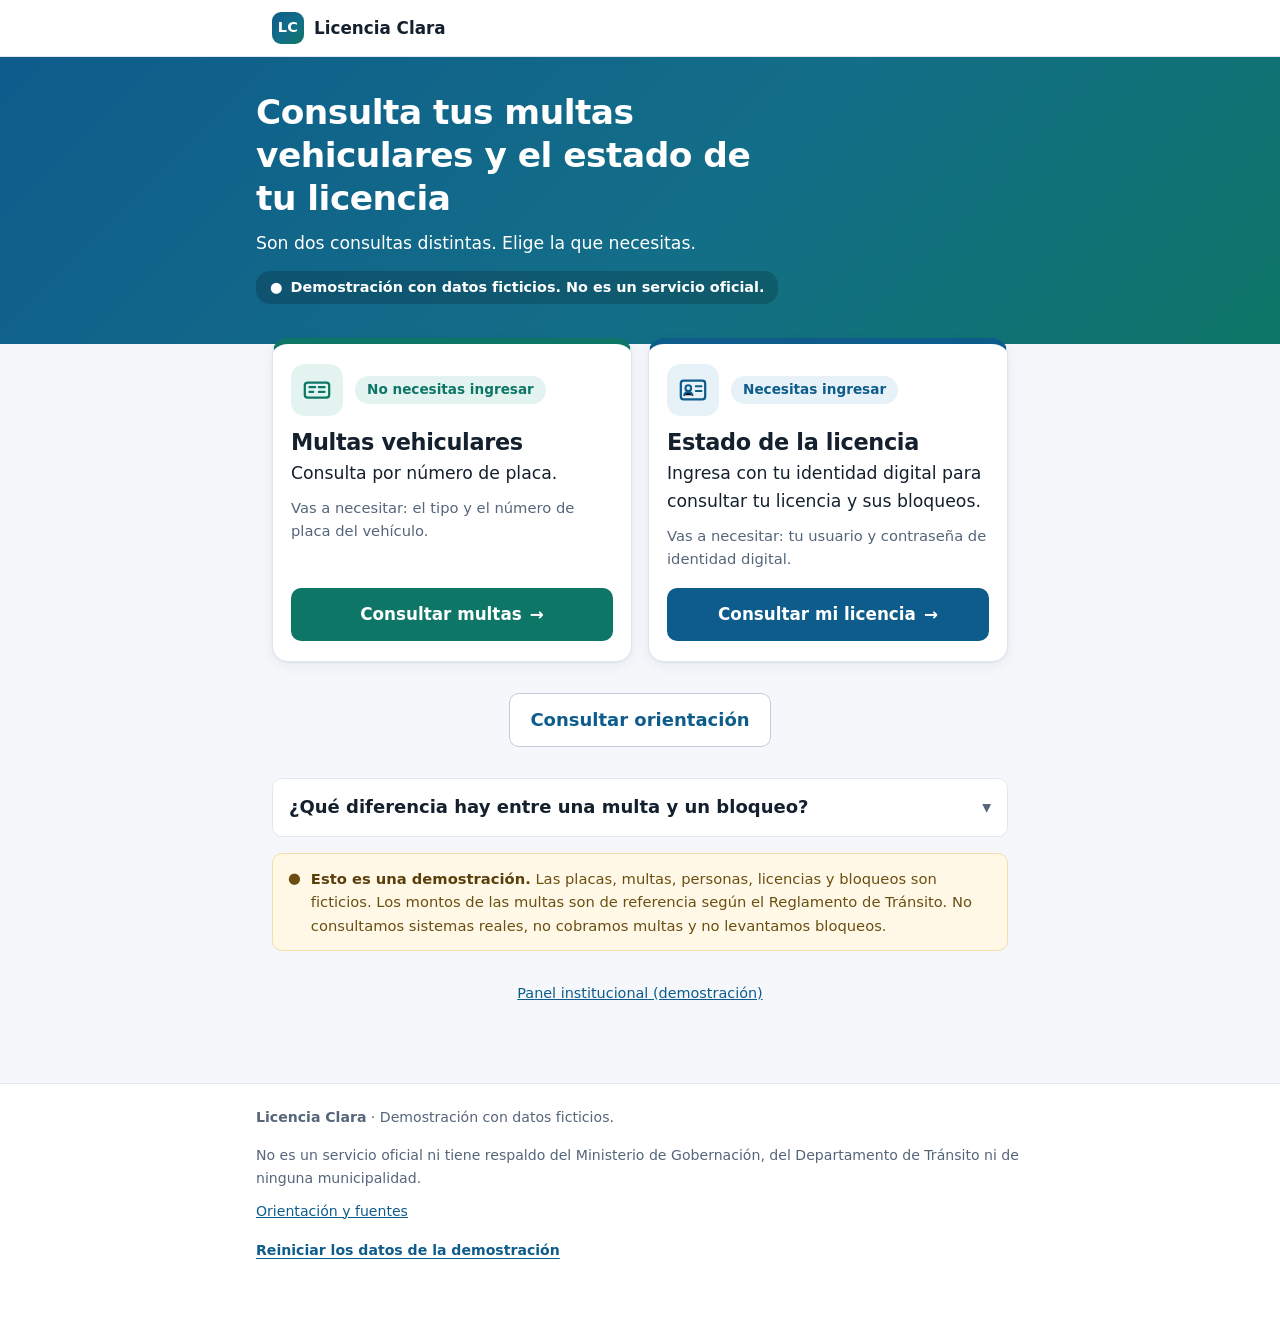
<file: index.html>
<!DOCTYPE html>
<html lang="es">
<head>
<meta charset="utf-8">
<meta name="viewport" content="width=device-width, initial-scale=1">
<title>Licencia Clara · Multas vehiculares y estado de tu licencia</title>
<meta name="description" content="Demostración con datos ficticios para consultar multas vehiculares por placa y el estado de una licencia de conducir en Guatemala. No es un servicio oficial.">
<link rel="stylesheet" href="estilos.css">
</head>
<body>

<a class="saltar" href="#contenido">Saltar al contenido</a>

<header class="barra">
  <div class="barra-interna">
    <a class="marca" href="index.html">
      <span class="marca-icono" aria-hidden="true">LC</span>
      Licencia Clara
    </a>
    <div class="barra-derecha" id="barra-derecha"></div>
  </div>
</header>

<div class="portada">
  <div class="portada-interna">
    <h1>Consulta tus multas vehiculares y el estado de tu licencia</h1>
    <p>Son dos consultas distintas. Elige la que necesitas.</p>
    <p class="portada-demo"><span aria-hidden="true">●</span> Demostración con datos ficticios. No es un servicio oficial.</p>
  </div>
</div>

<main class="contenedor" id="contenido">

  <h2 class="solo-lectores">Elige una consulta</h2>

  <div class="opciones">

    <section class="opcion opcion--multas" aria-labelledby="titulo-multas">
      <div class="opcion-cabeza">
        <span class="opcion-icono" aria-hidden="true">
          <svg viewBox="0 0 32 32" width="30" height="30" focusable="false"><rect x="3" y="8" width="26" height="16" rx="3" fill="none" stroke="currentColor" stroke-width="2.4"/><path d="M8 13h6M8 18h4M18 13h6M18 18h6" stroke="currentColor" stroke-width="2.4" stroke-linecap="round"/></svg>
        </span>
        <span class="opcion-requisito">No necesitas ingresar</span>
      </div>
      <h3 id="titulo-multas">Multas vehiculares</h3>
      <p class="opcion-descripcion">Consulta por número de placa.</p>
      <p class="opcion-detalle">Vas a necesitar: el tipo y el número de placa del vehículo.</p>
      <a class="boton boton--multas boton--bloque" href="consulta-placa.html">Consultar multas <span aria-hidden="true">→</span></a>
    </section>

    <section class="opcion opcion--licencia" aria-labelledby="titulo-licencia">
      <div class="opcion-cabeza">
        <span class="opcion-icono" aria-hidden="true">
          <svg viewBox="0 0 32 32" width="30" height="30" focusable="false"><rect x="3" y="6" width="26" height="20" rx="3" fill="none" stroke="currentColor" stroke-width="2.4"/><circle cx="11" cy="14" r="3" fill="none" stroke="currentColor" stroke-width="2.2"/><path d="M6.5 21.5c1-2.6 2.6-3.5 4.5-3.5s3.5.9 4.5 3.5M19 12h6M19 17h6" stroke="currentColor" stroke-width="2.2" stroke-linecap="round"/></svg>
        </span>
        <span class="opcion-requisito">Necesitas ingresar</span>
      </div>
      <h3 id="titulo-licencia">Estado de la licencia</h3>
      <p class="opcion-descripcion">Ingresa con tu identidad digital para consultar tu licencia y sus bloqueos.</p>
      <p class="opcion-detalle">Vas a necesitar: tu usuario y contraseña de identidad digital.</p>
      <a class="boton boton--licencia boton--bloque" href="identidad.html" id="ir-licencia">Consultar mi licencia <span aria-hidden="true">→</span></a>
    </section>

  </div>

  <div class="centro mt2">
    <a class="boton boton--secundario" href="orientacion.html">Consultar orientación</a>
  </div>

  <details class="desplegable mt2">
    <summary>¿Qué diferencia hay entre una multa y un bloqueo?</summary>
    <div class="desplegable-cuerpo">
      <p><strong>La multa vehicular</strong> es la sanción económica por una infracción.
      Queda asociada a la placa del vehículo y se paga a la municipalidad.
      Por eso se consulta con la placa.</p>
      <p><strong>El bloqueo de licencia</strong> es una marca en el registro de una persona
      en el Departamento de Tránsito. Impide hacer trámites con su licencia y lo ordena un
      Juzgado de Asuntos Municipales de Tránsito. Por eso se consulta ingresando con identidad digital.</p>
      <p class="sin-margen"><strong>Son registros distintos.</strong> Pagar una multa no levanta un
      bloqueo por sí solo, no todo bloqueo tiene una multa y consultar una placa no dice
      nada sobre la licencia de nadie.</p>
    </div>
  </details>

  <div class="mt" id="aviso-demo"></div>

  <p class="centro mt2 pequeno suave">
    <a href="panel.html">Panel institucional (demostración)</a>
  </p>

</main>

<footer class="pie">
  <div class="pie-interna">
    <p class="sin-margen"><strong>Licencia Clara</strong> · Demostración con datos ficticios.</p>
    <p class="sin-margen mt">No es un servicio oficial ni tiene respaldo del Ministerio de Gobernación,
    del Departamento de Tránsito ni de ninguna municipalidad.</p>
    <ul>
      <li><a href="orientacion.html">Orientación y fuentes</a></li>
      <li><button type="button" class="boton-texto" id="reiniciar">Reiniciar los datos de la demostración</button></li>
    </ul>
    <p class="pequeno" id="aviso-guardado"></p>
  </div>
</footer>

<script src="datos.js"></script>
<script src="app.js"></script>
<script>
(function () {
  document.getElementById("aviso-demo").innerHTML = Ui.avisoDemo(
    '<strong>Esto es una demostración.</strong> Las placas, multas, personas, licencias y bloqueos son ficticios. ' +
    'Los montos de las multas son de referencia según el Reglamento de Tránsito. ' +
    'No consultamos sistemas reales, no cobramos multas y no levantamos bloqueos.');

  /* La portada es pública. Solo si la persona YA ingresó en esta pestaña
     se muestra su nombre arriba (con "Cerrar sesión") y el botón de la
     licencia lleva directo a su información. Una visita nueva nunca
     trae una sesión abierta: ver Sesion en js/app.js. */
  var ciu = Sesion.actual();
  Ui.pintarBarraCiudadano(ciu);
  if (ciu) document.getElementById("ir-licencia").setAttribute("href", "mi-licencia.html");

  document.getElementById("reiniciar").addEventListener("click", function () {
    Datos.reiniciar();
    location.reload();
  });

  if (!Datos.almacenamientoDisponible()) {
    document.getElementById("aviso-guardado").textContent =
      "Aviso: tu navegador no permite guardar datos, así que los cambios del panel institucional no se conservarán al cambiar de pantalla.";
  }
})();
</script>

</body>
</html>
</file>
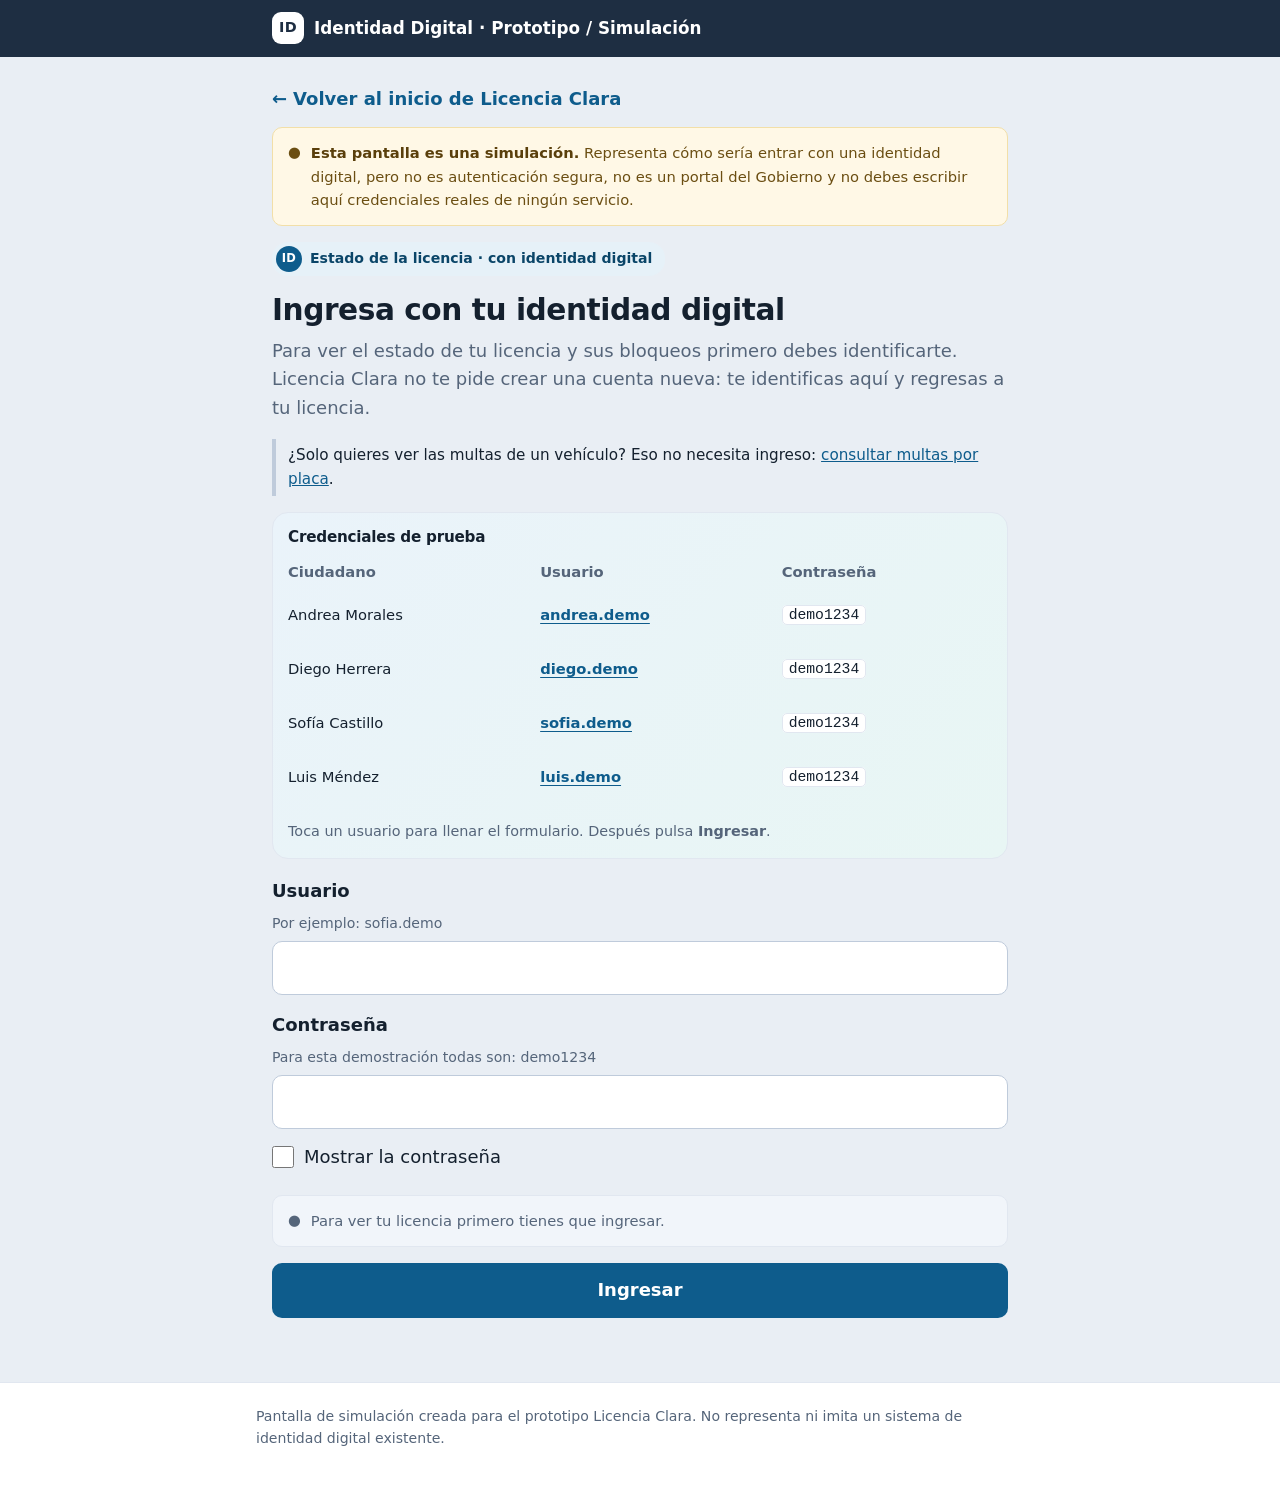
<file: caso.html>
<!DOCTYPE html>
<html lang="es">
<head>
<meta charset="utf-8">
<meta name="viewport" content="width=device-width, initial-scale=1">
<title>Detalle del bloqueo de licencia · Licencia Clara</title>
<link rel="stylesheet" href="estilos.css">
<style>
  .codigo {
    font-family: ui-monospace, SFMono-Regular, Menlo, Consolas, monospace;
    background: #EEF1F4; border: 1px solid var(--borde);
    border-radius: 6px; padding: 2px 8px; font-size: .92em;
  }
  .razon {
    background: #F4F6F8; border-left: 4px solid var(--borde-fuerte);
    border-radius: 0 var(--radio-chico) var(--radio-chico) 0;
    padding: 12px 14px; margin: 0 0 4px;
  }
</style>
</head>
<body>

<a class="saltar" href="#contenido">Saltar al contenido</a>

<header class="barra no-imprimir">
  <div class="barra-interna">
    <a class="marca" href="mi-licencia.html">
      <span class="marca-icono" aria-hidden="true">LC</span>
      Licencia Clara
    </a>
    <div class="barra-derecha" id="barra-derecha"></div>
  </div>
</header>

<main class="contenedor" id="contenido">
  <div id="cargando" class="cargando">Cargando el bloqueo…</div>
  <div id="pagina" hidden></div>
</main>

<footer class="pie">
  <div class="pie-interna">
    <p class="sin-margen"><strong>Licencia Clara</strong> · Demostración con datos ficticios.
    La orientación de esta pantalla es general y no sustituye lo que te indique el juzgado.</p>
    <ul>
      <li><a href="mi-licencia.html">Mi licencia</a></li>
      <li><a href="index.html">Inicio</a></li>
      <li><a href="orientacion.html">Orientación y fuentes</a></li>
    </ul>
  </div>
</footer>

<script src="datos.js"></script>
<script src="app.js"></script>
<script>
(function () {
  var codigo = Ui.parametro("caso");

  /* Un bloqueo de licencia es información personal: solo se muestra con
     la sesión abierta y solo si pertenece a esa persona. Consultar una placa
     NO da acceso a esta pantalla. */
  var ciudadano = Sesion.exigir();
  if (!ciudadano) return;

  Ui.pintarBarraCiudadano(ciudadano);

  var b = codigo ? Datos.bloqueoPorId(codigo) : null;

  /* --- Errores comprensibles, no pantallas en blanco ------------------ */
  if (!b) {
    mostrar(
      '<a class="volver no-imprimir" href="mi-licencia.html"><span aria-hidden="true">←</span> Volver a mi licencia</a>' +
      '<div class="vacio"><div class="vacio-icono" aria-hidden="true">?</div>' +
      '<p><strong>No encontramos ese bloqueo.</strong></p>' +
      '<p class="pequeno">Puede que el enlace esté incompleto. Vuelve a tu licencia y ábrelo desde la lista.</p>' +
      '<a class="boton mt" href="mi-licencia.html">Volver a mi licencia</a></div>');
    return;
  }
  if (b.ciudadano_id !== ciudadano.id) {
    mostrar(
      '<a class="volver no-imprimir" href="mi-licencia.html"><span aria-hidden="true">←</span> Volver a mi licencia</a>' +
      '<div class="vacio"><div class="vacio-icono" aria-hidden="true">!</div>' +
      '<p><strong>Ese bloqueo no corresponde a la persona que ingresó.</strong></p>' +
      '<p class="pequeno">Por privacidad solo puedes ver los bloqueos de tu propia licencia.</p>' +
      '<a class="boton mt" href="mi-licencia.html">Ver mi licencia</a></div>');
    return;
  }

  var muni     = Datos.municipalidadPorId(b.municipalidad_id);
  var juzgado  = Datos.juzgadoPorId(b.juzgado_id);
  var guia     = Datos.guiaPorId(b.guia_id);
  var historia = Datos.historialDe(b.id);
  var sub      = (b.estado === "en_transito") ? Ui.subestado(b.subestado) : null;
  var responsable = Datos.responsableDe(b);

  var html = "";

  html += '<a class="volver no-imprimir" href="mi-licencia.html"><span aria-hidden="true">←</span> Volver a mi licencia</a>';
  html += '<div class="mb no-imprimir">' + Ui.servicio("licencia") + '</div>';

  /* ============ 1. Lo primero que se ve: qué hacer y quién actúa ====== */

  html +=
    '<h1 class="sin-margen">' + Ui.esc(muni.nombre) + '</h1>' +
    '<p class="pequeno suave">Bloqueo de licencia <span class="codigo">' + Ui.esc(b.id) + '</span></p>' +
    '<div class="accion-ahora ' + Ui.claseAccion(b) + '">' +
      '<div class="etiqueta">' + (b.estado === "levantado" ? "Situación" : "Qué tienes que hacer ahora") + '</div>' +
      '<p class="frase">' + Ui.esc(b.proxima_accion) + '</p>' +
      '<p class="quien">Le toca a: <strong>' + Ui.esc(responsable) + '</strong></p>' +
    '</div>';

  /* Estado, con el subestado siempre visible cuando existe. */
  html +=
    '<div class="tarjeta">' +
      '<div class="chips">' + Ui.chipEstado(b) + '</div>' +
      (sub ? '<p class="mt sin-margen"><strong>' + Ui.esc(sub.etiqueta) + '</strong></p>' : '') +
      (b.detalle ? '<p class="pequeno suave mt sin-margen">' + Ui.esc(b.detalle) + '</p>' : '') +
    '</div>';

  /* ================================ 2. Detalle del bloqueo =========== */

  html +=
    '<div class="tarjeta">' +
      '<h2>Detalle del bloqueo</h2>' +
      '<p class="paso-etiqueta">Por qué existe este bloqueo</p>' +
      '<p class="razon">' + Ui.esc(b.razon) + '</p>' +
      '<dl class="datos mt">' +
        '<div><dt>Municipalidad</dt><dd>' + Ui.esc(muni.nombre) + '</dd></div>' +
        '<div><dt>Juzgado que lo originó</dt><dd>' + Ui.esc(juzgado.nombre) + '</dd></div>' +
        '<div><dt>Fecha de registro</dt><dd>' + Ui.esc(b.fecha_registro) + '</dd></div>' +
        '<div><dt>Última actualización</dt><dd>' + Ui.esc(b.ultima_actualizacion) + '</dd></div>' +
      '</dl>' +
    '</div>';

  /* ======================== 2b. Multa relacionada (si existe) ======== */
  /* Solo si el bloqueo la enlaza explícitamente. Un bloqueo sin multa no
     muestra ni suma dinero. */
  var relacionada = b.multa_id ? Datos.multaPorId(b.multa_id) : null;
  if (relacionada) {
    html +=
      '<div class="tarjeta">' +
        '<h2>Multa relacionada con este bloqueo</h2>' +
        '<p class="pequeno suave">Es un registro distinto del bloqueo: la multa es del vehículo ' +
          Ui.placa(relacionada.multa.tipo_placa, relacionada.multa.placa) + '.</p>' +
        Ui.tarjetaMulta(relacionada) +
        '<p class="pequeno suave mt">Monto base según el Reglamento de Tránsito. Multa ficticia: no es una deuda real ' +
          'y no incluye descuentos, intereses ni recargos.</p>' +
        '<div class="aviso mt"><span class="aviso-icono" aria-hidden="true">●</span><span>' +
          '<strong>Pagar esta multa no levanta el bloqueo por sí sola.</strong> ' +
          'El bloqueo lo levanta el Departamento de Tránsito cuando recibe la orden del juzgado y resuelve la solicitud.' +
        '</span></div>' +
      '</div>';
  } else {
    html +=
      '<p class="pequeno suave">Este bloqueo no tiene una multa relacionada en los datos de la demostración. ' +
      'No todo bloqueo lleva multa, y un bloqueo por sí solo no es un monto a pagar.</p>';
  }

  /* ================================ 3. Cómo resolverlo =============== */

  html += '<h2 class="mt2">' + Ui.esc(guia.titulo) + '</h2>';
  html += '<div class="aviso aviso--neutro mb"><span class="aviso-icono" aria-hidden="true">●</span>' +
          '<span>Orientación general basada en información pública. <strong>No es una resolución legal sobre tu caso.</strong> ' +
          'Lo que te indique el juzgado tiene prioridad sobre esta guía.</span></div>';

  html += '<ol class="pasos">' + guia.pasos.map(paso).join("") + '</ol>';

  /* ========================= 4. Preparar mi visita =================== */

  var llevar = [];
  guia.pasos.forEach(function (p, i) {
    if (i === 0 && p.que_llevar) {
      p.que_llevar.forEach(function (x) { if (llevar.indexOf(x) === -1) llevar.push(x); });
    }
  });
  if (llevar.length > 0) {
    html +=
      '<div class="tarjeta">' +
        '<h3>Preparar mi visita</h3>' +
        '<p class="pequeno suave">Lo que necesitas para el paso 1. Puedes marcar lo que ya tengas listo.</p>' +
        '<div>' + llevar.map(function (x, i) {
          return '<label style="display:flex;gap:10px;align-items:flex-start;padding:10px 0;border-bottom:1px solid var(--borde);cursor:pointer">' +
                 '<input type="checkbox" style="width:22px;height:22px;min-height:22px;flex:0 0 auto;margin-top:2px">' +
                 '<span>' + Ui.esc(x) + '</span></label>';
        }).join("") + '</div>' +
        '<button type="button" class="boton boton--secundario boton--bloque mt no-imprimir" id="imprimir">Imprimir o guardar este caso</button>' +
      '</div>';
  }

  /* =============================== 5. Contacto ======================= */

  html += '<h2 class="mt2">Contacto</h2>' + tarjetaContacto(muni, juzgado);

  /* =============================== 6. Historial ====================== */

  html +=
    '<h2 class="mt2">Qué se ha hecho hasta ahora</h2>' +
    '<div class="tarjeta">' +
      '<ul class="linea">' + historia.map(function (h, i) { return evento(h, i === 0); }).join("") + '</ul>' +
    '</div>';

  html += '<div class="mt2 no-imprimir">' + Ui.avisoDemo() + '</div>';

  mostrar(html);

  var botonImprimir = document.getElementById("imprimir");
  if (botonImprimir) botonImprimir.addEventListener("click", function () { window.print(); });

  /* ============================================== Piezas de la vista == */

  function mostrar(contenido) {
    document.getElementById("pagina").innerHTML = contenido;
    document.getElementById("cargando").hidden = true;
    document.getElementById("pagina").hidden = false;
  }

  function paso(p, i) {
    var actual = (i === 0);
    var cuerpo = "";

    cuerpo += '<p class="sin-margen">' + Ui.esc(p.detalle) + '</p>';

    if (p.aviso) {
      cuerpo += '<div class="aviso mt"><span class="aviso-icono" aria-hidden="true">●</span><span>' + Ui.esc(p.aviso) + '</span></div>';
    }
    if (p.que_llevar && p.que_llevar.length) {
      cuerpo += '<p class="paso-etiqueta">Qué llevar</p><ul>' +
                p.que_llevar.map(function (x) { return '<li>' + Ui.esc(x) + '</li>'; }).join("") + '</ul>';
    }
    if (p.donde) {
      cuerpo += '<p class="paso-etiqueta">A dónde ir o qué canal usar</p><p class="sin-margen">' + donde(p.donde) + '</p>';
    }
    if (p.pago) {
      cuerpo += '<p class="paso-etiqueta">Qué pago corresponde</p><p class="sin-margen">' + Ui.esc(p.pago) + '</p>';
    }
    if (p.documento) {
      cuerpo += '<p class="paso-etiqueta">Qué documento debes obtener</p><p class="sin-margen">' + Ui.esc(p.documento) + '</p>';
    }
    if (p.verificacion) {
      cuerpo += '<p class="paso-etiqueta">Cómo se verifica</p><p class="sin-margen">' + Ui.esc(p.verificacion) + '</p>';
    }
    if (p.fuente_id) {
      var f = Datos.fuentePorId(p.fuente_id);
      if (f) {
        cuerpo += '<p class="pequeno suave mt sin-margen">Fuente: <a href="' + Ui.esc(f.url) +
                  '" target="_blank" rel="noopener">' + Ui.esc(f.entidad) + '</a> · consultado el ' + Ui.esc(f.fecha_consulta) + '.</p>';
      }
    }

    return '<li><details class="paso' + (actual ? " paso--actual" : "") + '"' + (actual ? " open" : "") + '>' +
             '<summary>' + Ui.esc(p.titulo) +
               (actual ? ' <span class="marca-actual">Empieza aquí</span>' : '') +
             '</summary>' +
             '<div class="paso-cuerpo">' + cuerpo + '</div>' +
           '</details></li>';
  }

  function donde(clave) {
    if (clave === "juzgado") {
      return Ui.esc(juzgado.nombre) + '. ' +
             (juzgado.direccion ? Ui.esc(juzgado.direccion) : "Dirección pendiente de verificar.") +
             (juzgado.horario ? ' ' + Ui.esc(juzgado.horario) : ' <strong>Confirma el horario antes de ir.</strong>') +
             ' Los datos completos están en la sección <strong>Contacto</strong> de esta página.';
    }
    if (clave === "municipalidad") {
      return Ui.esc(muni.nombre) + '. Cajas municipales o bancos autorizados. ' +
             (muni.consulta_multas_url
               ? 'Consulta en línea: <a href="' + Ui.esc(muni.consulta_multas_url) + '" target="_blank" rel="noopener">' + Ui.esc(muni.consulta_multas_url) + '</a>'
               : '');
    }
    if (clave === "transito") {
      return 'Departamento de Tránsito de la Policía Nacional Civil. 4a calle 6-17, zona 1, Guatemala. Teléfono 2220-5383. ' +
             'Trámites en línea: <a href="https://transito.gob.gt/tramites-en-linea/" target="_blank" rel="noopener">transito.gob.gt/tramites-en-linea</a>.';
    }
    return "";
  }

  function tarjetaContacto(muni, juz) {
    var partes = "";

    partes += '<div class="contacto-dato">' +
      '<div class="rotulo">Entidad</div><div class="valor">' + Ui.esc(muni.nombre) + '</div></div>';
    partes += '<div class="contacto-dato">' +
      '<div class="rotulo">Juzgado</div><div class="valor">' + Ui.esc(juz.nombre) + '</div></div>';

    /* El teléfono directo del juzgado y el conmutador de la municipalidad
       son cosas distintas. Mostrarlos juntos evita que alguien llame a un
       lugar donde no le pueden responder por su expediente. */
    partes += '<div class="contacto-dato"><div class="rotulo">Teléfono directo del juzgado</div><div class="valor">' +
      (juz.telefono ? Ui.esc(juz.telefono) : '<span class="pendiente">Información pendiente de verificar</span>') +
      '</div></div>';

    partes += '<div class="contacto-dato"><div class="rotulo">Conmutador de la municipalidad</div><div class="valor">' +
      (muni.telefono_general
        ? Ui.esc(muni.telefono_general) + (juz.extension ? ' <span class="pequeno suave" style="font-weight:400">· pide la extensión ' + Ui.esc(juz.extension) + '</span>' : '')
        : '<span class="pendiente">Información pendiente de verificar</span>') +
      '</div></div>';

    partes += '<div class="contacto-dato"><div class="rotulo">Dirección</div><div class="valor">' +
      (juz.direccion ? Ui.esc(juz.direccion) : '<span class="pendiente">Información pendiente de verificar</span>') +
      '</div></div>';

    partes += '<div class="contacto-dato"><div class="rotulo">Horario</div><div class="valor">' +
      (juz.horario ? Ui.esc(juz.horario) : '<span class="pendiente">Información pendiente de verificar</span>') +
      '</div></div>';

    /* Botones: si el dato no está verificado, el botón queda deshabilitado. */
    var botones = "";

    botones += juz.telefono
      ? '<a class="boton" href="tel:' + Ui.esc(juz.telefono.replace(/[^0-9+]/g, "")) + '">Llamar al juzgado</a>'
      : '<span class="boton" aria-disabled="true">Llamar al juzgado</span>';

    if (muni.telefono_general) {
      botones += '<a class="boton' + (juz.telefono ? ' boton--secundario' : '') + '" href="tel:' +
        Ui.esc(muni.telefono_general.replace(/[^0-9+]/g, "")) + '">Llamar a la municipalidad</a>';
    }

    botones += juz.direccion
      ? '<a class="boton boton--secundario" target="_blank" rel="noopener" href="https://www.google.com/maps/search/?api=1&query=' +
        encodeURIComponent(juz.direccion + ", Guatemala") + '">Ver ubicación</a>'
      : '<span class="boton boton--secundario" aria-disabled="true">Ver ubicación</span>';

    botones += juz.sitio_url
      ? '<a class="boton boton--secundario" target="_blank" rel="noopener" href="' + Ui.esc(juz.sitio_url) + '">Visitar sitio oficial</a>'
      : '<span class="boton boton--secundario" aria-disabled="true">Visitar sitio oficial</span>';

    var faltantes = [];
    if (!juz.telefono)  faltantes.push("el teléfono directo del juzgado");
    if (!juz.direccion) faltantes.push("la dirección");
    if (!juz.horario)   faltantes.push("el horario");

    var fuente = Datos.fuentePorId(juz.fuente_id);

    return '<div class="tarjeta">' +
      partes +
      '<div class="botones botones--fila mt no-imprimir">' + botones + '</div>' +
      (faltantes.length
        ? '<p class="nota-verificacion"><strong>No pudimos verificar ' + faltantes.join(" ni ") + ' en una fuente oficial.</strong> ' +
          'Por eso ese dato aparece sin confirmar y su botón está desactivado: preferimos no darte información que podría hacerte perder un viaje.</p>'
        : '') +
      (juz.nota_verificacion ? '<p class="nota-verificacion">' + Ui.esc(juz.nota_verificacion) + '</p>' : '') +
      (fuente
        ? '<p class="nota-verificacion">Fuente: <a href="' + Ui.esc(fuente.url) + '" target="_blank" rel="noopener">' +
          Ui.esc(fuente.entidad) + ' — ' + Ui.esc(fuente.titulo) + '</a>. Consultado el ' + Ui.esc(fuente.fecha_consulta) + '.</p>'
        : '') +
    '</div>';
  }

  function evento(h, reciente) {
    return '<li' + (reciente ? ' class="reciente"' : '') + '>' +
      '<div class="fecha">' + Ui.esc(h.fecha) + '</div>' +
      '<div class="titulo">' + Ui.esc(h.titulo) + '</div>' +
      (h.detalle ? '<div class="pequeno suave">' + Ui.esc(h.detalle) + '</div>' : '') +
      '<span class="fuente">' + Ui.esc(h.fuente) + '</span>' +
    '</li>';
  }
})();
</script>

</body>
</html>
</file>
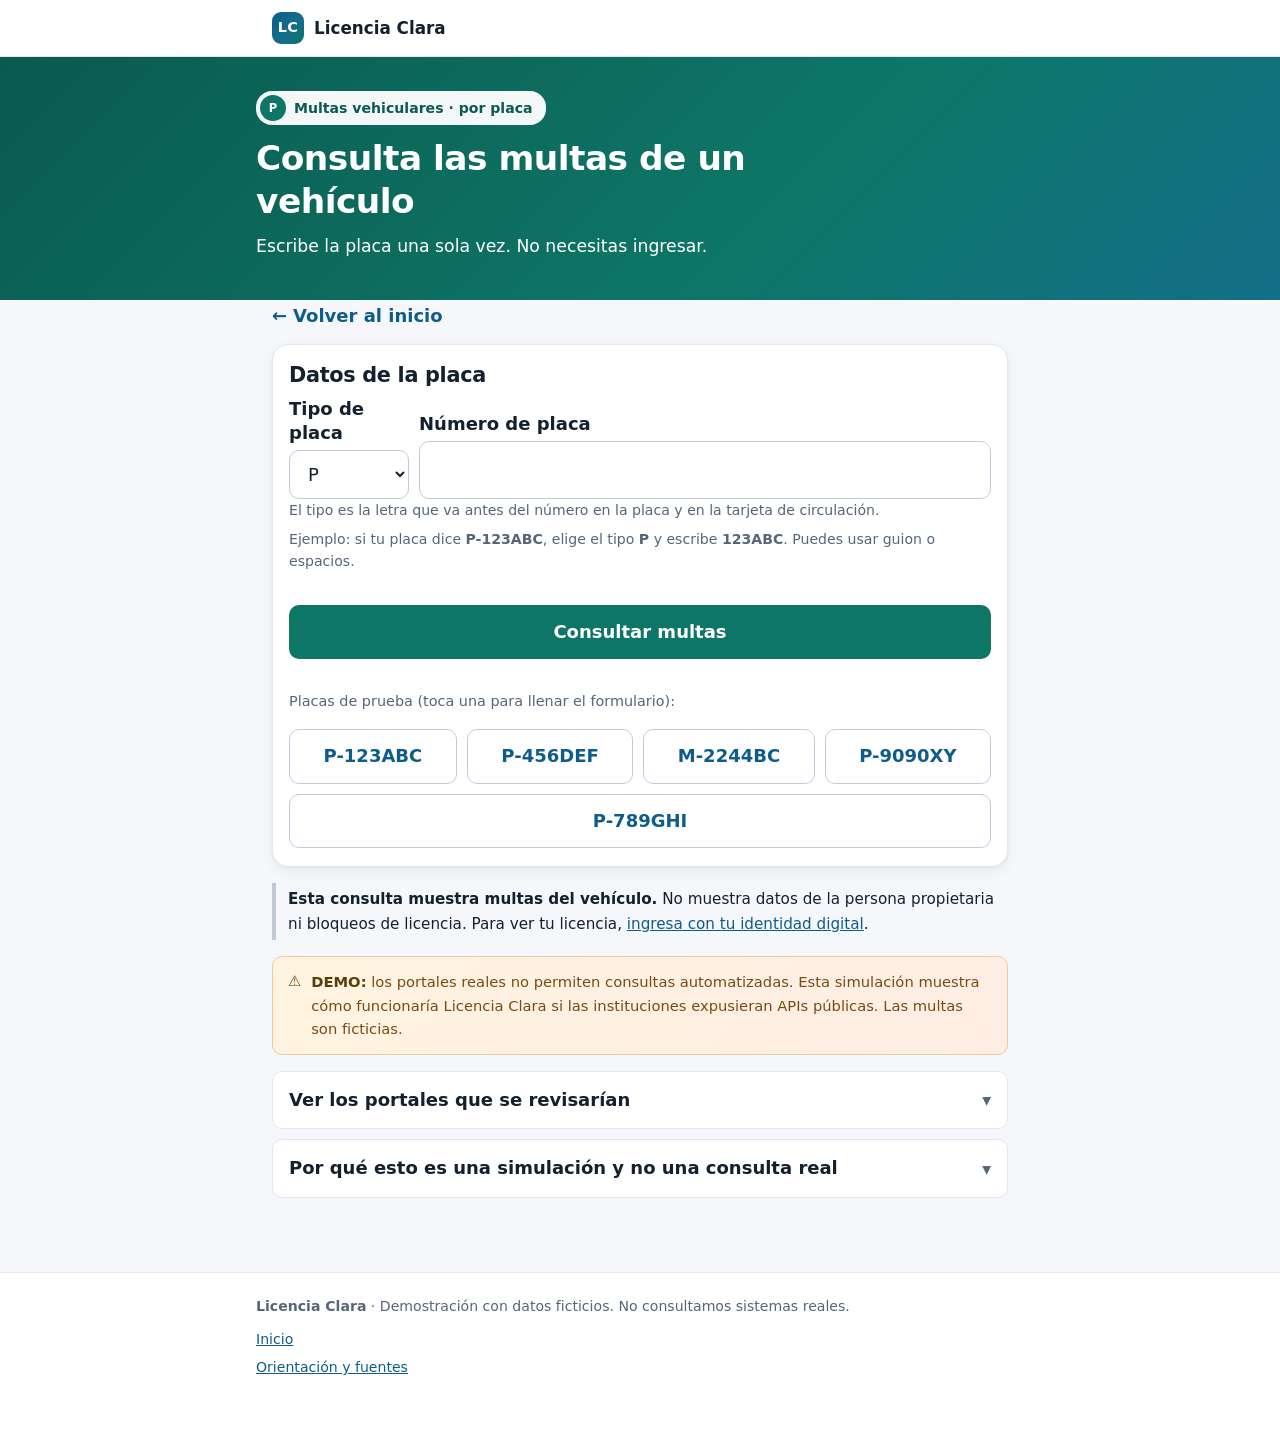
<file: consulta-placa.html>
<!DOCTYPE html>
<html lang="es">
<head>
<meta charset="utf-8">
<meta name="viewport" content="width=device-width, initial-scale=1">
<title>Multas vehiculares por placa · Licencia Clara</title>
<link rel="stylesheet" href="estilos.css">
</head>
<body>

<a class="saltar" href="#contenido">Saltar al contenido</a>

<header class="barra no-imprimir">
  <div class="barra-interna">
    <a class="marca" href="index.html">
      <span class="marca-icono" aria-hidden="true">LC</span>
      Licencia Clara
    </a>
    <div class="barra-derecha" id="barra-derecha"></div>
  </div>
</header>

<div class="portada portada--multas">
  <div class="portada-interna">
    <span id="etiqueta-servicio"></span>
    <h1>Consulta las multas de un vehículo</h1>
    <p>Escribe la placa una sola vez. No necesitas ingresar.</p>
  </div>
</div>

<main class="contenedor" id="contenido">

  <!-- 1. Formulario -->
  <section id="fase-formulario">
    <a class="volver" href="index.html"><span aria-hidden="true">←</span> Volver al inicio</a>

    <div class="tarjeta">
      <h2>Datos de la placa</h2>

      <form id="formulario" novalidate>
        <div class="campo">
          <div class="placa-caja">
            <div class="placa-tipo">
              <label for="placa-tipo">Tipo de placa</label>
              <select id="placa-tipo" aria-describedby="ayuda-tipo"></select>
            </div>
            <div class="placa-numero">
              <label for="placa-numero">Número de placa</label>
              <input type="text" id="placa-numero" inputmode="text"
                     autocapitalize="characters" autocomplete="off" spellcheck="false"
                     maxlength="12" aria-describedby="ayuda-placa">
            </div>
          </div>
          <p class="ayuda" id="ayuda-tipo">El tipo es la letra que va antes del número en la placa y en la tarjeta de circulación.</p>
          <p class="ayuda" id="ayuda-placa">Ejemplo: si tu placa dice <strong>P-123ABC</strong>, elige el tipo <strong>P</strong> y escribe <strong>123ABC</strong>. Puedes usar guion o espacios.</p>
        </div>

        <div id="mensaje" role="alert" aria-live="assertive"></div>

        <button type="submit" class="boton boton--multas boton--bloque mt">Consultar multas</button>
      </form>

      <div class="mt2">
        <p class="pequeno suave sin-margen mb">Placas de prueba (toca una para llenar el formulario):</p>
        <div class="botones botones--fila" id="placas-prueba"></div>
      </div>
    </div>

    <p class="nota-servicio">
      <strong>Esta consulta muestra multas del vehículo.</strong> No muestra datos de la persona
      propietaria ni bloqueos de licencia. Para ver tu licencia,
      <a href="identidad.html">ingresa con tu identidad digital</a>.
    </p>

    <div class="aviso aviso--jurado mt" role="note">
      <span class="aviso-icono" aria-hidden="true">⚠</span>
      <span><strong>DEMO:</strong> los portales reales no permiten consultas automatizadas.
      Esta simulación muestra cómo funcionaría Licencia Clara si las instituciones
      expusieran APIs públicas. Las multas son ficticias.</span>
    </div>

    <details class="desplegable mt">
      <summary>Ver los portales que se revisarían</summary>
      <div class="desplegable-cuerpo">
        <p class="suave pequeno">Cada uno es un sitio distinto, con su propio formulario. Hoy hay que visitarlos uno por uno.</p>
        <ul class="portales" id="lista-portales-estatica"></ul>
      </div>
    </details>

    <details class="desplegable">
      <summary>Por qué esto es una simulación y no una consulta real</summary>
      <div class="desplegable-cuerpo">
        <p>Intentamos hacerlo de verdad. No se puede, y por razones técnicas concretas:</p>
        <ul style="padding-left:20px">
          <li>Los portales son sitios de terceros con políticas <strong>CORS</strong> que bloquean las peticiones desde otro dominio.</li>
          <li><strong>Ninguno expone una API pública</strong> a la que podamos consultar.</li>
          <li>Tampoco sirve meterlos en un <em>iframe</em>: la <strong>política del mismo origen</strong> impide leer su contenido.</li>
          <li><code>postMessage</code> no funciona porque los portales no tienen código para escuchar mensajes externos.</li>
          <li>Un intermediario propio exigiría <em>scraping</em> de 10 sitios distintos, y eso no cabe en el tiempo de un hackathon.</li>
        </ul>
        <p class="sin-margen">Por eso <strong>no enviamos ninguna petición a los portales</strong>. Mostramos
        el recorrido con datos ficticios y dejamos los enlaces reales para que
        cualquiera consulte por su cuenta.</p>
      </div>
    </details>
  </section>

  <!-- 2. Consultando -->
  <section id="fase-consulta" hidden>
    <div class="tarjeta">
      <h2 id="titulo-consulta" tabindex="-1">Buscando multas en los portales…</h2>
      <p class="suave pequeno" id="subtitulo-consulta"></p>
      <div class="avance" role="progressbar" aria-valuemin="0" aria-valuemax="100" aria-valuenow="0" aria-label="Avance de la consulta">
        <div class="avance-relleno" id="avance"></div>
      </div>
      <ul class="portales" id="lista-portales"></ul>
    </div>
    <p class="centro" aria-live="polite" id="estado-consulta"></p>
  </section>

  <!-- 3. Resultados -->
  <section id="fase-resultados" hidden></section>

</main>

<footer class="pie">
  <div class="pie-interna">
    <p class="sin-margen"><strong>Licencia Clara</strong> · Demostración con datos ficticios.
    No consultamos sistemas reales.</p>
    <ul>
      <li><a href="index.html">Inicio</a></li>
      <li><a href="orientacion.html">Orientación y fuentes</a></li>
    </ul>
  </div>
</footer>

<script src="datos.js"></script>
<script src="app.js"></script>
<script>
(function () {
  /* Esta pantalla NO usa la sesión para nada más que la barra superior.
     Consultar una placa no identifica a nadie ni muestra al titular. */
  Ui.pintarBarraCiudadano(Sesion.actual());
  document.getElementById("etiqueta-servicio").innerHTML = Ui.servicio("multas", true);

  var portales   = Datos.portales();
  var campoTipo  = document.getElementById("placa-tipo");
  var campoPlaca = document.getElementById("placa-numero");
  var mensaje    = document.getElementById("mensaje");

  var faseFormulario = document.getElementById("fase-formulario");
  var faseConsulta   = document.getElementById("fase-consulta");
  var faseResultados = document.getElementById("fase-resultados");

  var menosMovimiento = window.matchMedia && window.matchMedia("(prefers-reduced-motion: reduce)").matches;

  /* ------------------------------------------------ Preparar el formulario */

  campoTipo.innerHTML = Datos.tiposDePlaca().map(function (t) {
    return '<option value="' + Ui.esc(t) + '"' + (t === "P" ? " selected" : "") + '>' + Ui.esc(t) + '</option>';
  }).join("");

  document.getElementById("lista-portales-estatica").innerHTML =
    portales.map(function (p) { return filaPortal(p, "", true); }).join("");

  document.getElementById("placas-prueba").innerHTML =
    [["P", "123ABC"], ["P", "456DEF"], ["M", "2244BC"], ["P", "9090XY"], ["P", "789GHI"]].map(function (par) {
      return '<button type="button" class="boton boton--secundario prueba" data-tipo="' + par[0] +
             '" data-placa="' + par[1] + '">' + par[0] + '-' + par[1] + '</button>';
    }).join("");

  Array.prototype.forEach.call(document.querySelectorAll(".prueba"), function (b) {
    b.addEventListener("click", function () {
      campoTipo.value = b.getAttribute("data-tipo");
      campoPlaca.value = b.getAttribute("data-placa");
      limpiarError();
      campoPlaca.focus();
    });
  });

  /* A propósito NO recordamos la consulta anterior. Si dejáramos puesto el
     tipo de la vez pasada, alguien podría escribir su placa nueva, obtener
     "sin resultados" por el tipo equivocado y creer que no debe nada. */

  /* ------------------------------------------------------------ Validación */

  function limpiarError() {
    mensaje.innerHTML = "";
    campoPlaca.removeAttribute("aria-invalid");
  }

  function mostrarError(texto) {
    mensaje.innerHTML = '<div class="error"><span aria-hidden="true">⚠</span><span>' + Ui.esc(texto) + '</span></div>';
    campoPlaca.setAttribute("aria-invalid", "true");
    campoPlaca.focus();
  }

  campoPlaca.addEventListener("input", limpiarError);

  document.getElementById("formulario").addEventListener("submit", function (e) {
    e.preventDefault();
    limpiarError();

    var tipo = campoTipo.value;
    var texto = Datos.normalizarPlaca(campoPlaca.value);

    if (!texto) {
      mostrarError("Falta el número de placa. Escríbelo como aparece en la placa o en la tarjeta de circulación. Ejemplo: 123ABC.");
      return;
    }
    if (texto.length < 4) {
      mostrarError("El número parece incompleto: tiene " + texto.length + (texto.length === 1 ? " carácter" : " caracteres") + ". Revisa la placa y escríbelo completo. Ejemplo: 123ABC.");
      return;
    }

    consultar(tipo, texto);
  });

  /* ------------------------------------------- La consulta simulada */

  function consultar(tipo, placa) {
    faseFormulario.hidden = true;
    faseResultados.hidden = true;
    faseConsulta.hidden = false;
    window.scrollTo(0, 0);
    document.getElementById("titulo-consulta").focus();

    document.getElementById("subtitulo-consulta").innerHTML =
      "Placa " + Ui.placa(tipo, placa) + " · " + portales.length + " portales";

    var lista = document.getElementById("lista-portales");
    lista.innerHTML = portales.map(function (p) { return filaPortal(p, "pendiente", false); }).join("");

    var barra = document.getElementById("avance");
    var contenedorBarra = barra.parentNode;
    var aviso = document.getElementById("estado-consulta");

    /* Sabemos de antemano qué portales "encuentran" algo, para marcarlos. */
    var resultado = Datos.consultarPlaca(placa, tipo);
    var conHallazgo = {};
    resultado.encontrados.forEach(function (e) {
      if (e.portal) conHallazgo[e.portal.id] = (conHallazgo[e.portal.id] || 0) + 1;
    });

    var i = 0;
    var paso = menosMovimiento ? 90 : 300;

    function siguiente() {
      if (i > 0) {
        var anterior = lista.children[i - 1];
        var idAnterior = portales[i - 1].id;
        anterior.className = "portal " + (conHallazgo[idAnterior] ? "portal--hallazgo" : "portal--listo");
        anterior.querySelector(".portal-luz").textContent = conHallazgo[idAnterior] ? "!" : "✓";
        anterior.querySelector(".portal-marca").textContent =
          conHallazgo[idAnterior]
            ? conHallazgo[idAnterior] + (conHallazgo[idAnterior] === 1 ? " multa" : " multas")
            : "Sin multas";
      }

      var porcentaje = Math.round((i / portales.length) * 100);
      barra.style.width = porcentaje + "%";
      contenedorBarra.setAttribute("aria-valuenow", String(porcentaje));

      if (i >= portales.length) {
        aviso.textContent = "Consulta terminada.";
        setTimeout(function () { mostrarResultados(resultado); }, menosMovimiento ? 0 : 350);
        return;
      }

      var fila = lista.children[i];
      fila.className = "portal portal--consultando";
      fila.querySelector(".portal-luz").textContent = "•";
      fila.querySelector(".portal-marca").textContent = "Revisando…";
      /* Solo anunciamos cada tres portales para no saturar a quien usa lector de pantalla. */
      if (i % 3 === 0) {
        aviso.textContent = "Revisando portales: " + (i + 1) + " de " + portales.length + ".";
      }

      i++;
      setTimeout(siguiente, paso);
    }

    siguiente();
  }

  /* ----------------------------------------------------------- Resultados */

  function mostrarResultados(r) {
    faseConsulta.hidden = true;
    faseResultados.hidden = false;
    window.scrollTo(0, 0);

    var html = "";
    var n = r.encontrados.length;

    html +=
      '<div class="resultado-cabecera resultado-cabecera--multas">' +
        '<h2 id="titulo-resultados" tabindex="-1">' +
          (n === 0 ? "No encontramos multas" : (n === 1 ? "1 multa encontrada" : n + " multas encontradas")) +
        '</h2>' +
        '<p>Revisamos ' + portales.length + ' portales municipales para esta placa:</p>' +
        Ui.placa(r.tipo, r.placa) +
      '</div>';

    if (n === 0) {
      html +=
        '<div class="vacio">' +
          '<div class="vacio-icono" aria-hidden="true">✓</div>' +
          '<p><strong>No se encontraron multas para esta placa en los portales de esta demostración.</strong></p>' +
          '<p class="pequeno">En Guatemala hay más de 300 municipios y no todos publican un portal de consulta. ' +
          'Esto no confirma que el vehículo esté solvente en todo el país.</p>' +
        '</div>';

      /* Tropiezo frecuente: el tipo de placa equivocado. */
      if (r.sugerencias && r.sugerencias.length > 0) {
        html += '<div class="aviso mt"><span class="aviso-icono" aria-hidden="true">●</span><span>' +
          '<strong>Revisa el tipo de placa.</strong> Buscamos <strong>' + Ui.esc(r.tipo) + '-' + Ui.esc(r.placa) +
          '</strong>, pero sí hay multas para ese mismo número con ' +
          (r.sugerencias.length === 1 ? 'el tipo ' : 'los tipos ') +
          r.sugerencias.map(function (t) { return "<strong>" + Ui.esc(t) + "</strong>"; }).join(" o ") + '. ' +
          r.sugerencias.map(function (t) {
            return '<button type="button" class="boton-texto reintentar" data-tipo="' + Ui.esc(t) +
                   '">Buscar ' + Ui.esc(t) + '-' + Ui.esc(r.placa) + '</button>';
          }).join(" · ") +
          '</span></div>';
      }
    } else {
      html += resumenTotal(r);
      r.grupos.forEach(function (g) { html += tarjetaGrupo(g); });
    }

    html +=
      '<div class="botones botones--fila mt2 no-imprimir">' +
        '<button type="button" class="boton boton--multas" id="otra">Consultar otra placa</button>' +
        '<a class="boton boton--secundario" href="index.html">Volver al inicio</a>' +
      '</div>' +
      '<p class="nota-servicio mt">¿Quieres saber si <strong>tu licencia</strong> tiene bloqueos? Eso es otra consulta: ' +
        '<a href="identidad.html">ingresa con tu identidad digital</a>.</p>';

    html +=
      '<div class="aviso aviso--jurado mt" role="note">' +
        '<span class="aviso-icono" aria-hidden="true">⚠</span>' +
        '<span><strong>DEMO:</strong> los portales reales no permiten consultas automatizadas. ' +
        'Esta simulación muestra cómo funcionaría Licencia Clara si las instituciones ' +
        'expusieran APIs públicas. Las multas y su estado de pago son ficticios.</span>' +
      '</div>';

    html +=
      '<details class="desplegable mt">' +
        '<summary>Ver los portales reales y consultarlos por tu cuenta</summary>' +
        '<div class="desplegable-cuerpo">' +
          '<ul class="portales">' + portales.map(enlacePortal).join("") + '</ul>' +
        '</div>' +
      '</details>';

    faseResultados.innerHTML = html;
    document.getElementById("titulo-resultados").focus();

    document.getElementById("otra").addEventListener("click", function () {
      faseResultados.hidden = true;
      faseFormulario.hidden = false;
      window.scrollTo(0, 0);
      campoPlaca.focus();
      campoPlaca.select();
    });

    Array.prototype.forEach.call(faseResultados.querySelectorAll(".reintentar"), function (b) {
      b.addEventListener("click", function () {
        var t = b.getAttribute("data-tipo");
        campoTipo.value = t;
        campoPlaca.value = r.placa;
        consultar(t, r.placa);
      });
    });
  }

  /* Total: solo pendientes con monto conocido, sin duplicados. */
  function resumenTotal(r) {
    var t = r.total;
    var html = '<div class="tarjeta total">';

    if (r.pendientes === 0) {
      html +=
        '<p class="total-rotulo">Multas pendientes de pago</p>' +
        '<p class="total-cifra total-cifra--listo"><span aria-hidden="true">✓ </span>Ninguna</p>' +
        '<p class="pequeno suave sin-margen">' +
          (r.pagadas === 1 ? "La multa encontrada aparece como pagada" : "Las " + r.pagadas + " multas encontradas aparecen como pagadas") +
          ' en esta demostración. Se muestran abajo como historial.</p>';
    } else {
      html +=
        '<p class="total-rotulo">Total pendiente en esta demostración</p>' +
        (t.conMonto > 0
          ? '<p class="total-cifra">' + Ui.esc(Ui.quetzales(t.total)) + '</p>'
          : '<p class="total-cifra total-cifra--pendiente">Monto pendiente de verificación</p>') +
        '<ul class="total-lista">' +
          (t.conMonto > 0
            ? '<li>Suma ' + (t.conMonto === 1 ? "1 multa pendiente" : t.conMonto + " multas pendientes") + ' con monto conocido.</li>' : '') +
          (t.sinMonto > 0
            ? '<li><strong>' + (t.sinMonto === 1 ? "1 multa pendiente no tiene" : t.sinMonto + " multas pendientes no tienen") +
              ' monto confirmado</strong> y no se incluye' + (t.sinMonto === 1 ? "" : "n") + ' en el total.</li>' : '') +
          (r.pagadas > 0
            ? '<li>' + (r.pagadas === 1 ? "1 multa pagada no se suma." : r.pagadas + " multas pagadas no se suman.") + '</li>' : '') +
        '</ul>' +
        '<p class="pequeno suave sin-margen">Usamos el <strong>monto base del Reglamento de Tránsito</strong> de cada infracción. ' +
          'Las multas son ficticias: no es una deuda real y no incluye descuentos, intereses ni recargos. ' +
          'El monto a pagar lo confirma la municipalidad.</p>';
    }
    return html + '</div>';
  }

  function tarjetaGrupo(g) {
    var color = Ui.colorMuni(g.municipalidad.id);
    var sellos = g.portales.map(function (p) {
      return '<span class="sello-portal"><span class="punto" aria-hidden="true"></span>Encontrado en ' + Ui.esc(p.nombre) + '</span>';
    }).join(" ");

    var cuenta = g.multas.length + (g.multas.length === 1 ? " multa" : " multas");
    if (g.pendientes > 0) cuenta += " · " + g.pendientes + (g.pendientes === 1 ? " pendiente" : " pendientes");

    return '<section class="tarjeta tarjeta--muni" style="--color-muni:' + color + '">' +
      '<div class="muni-encabezado">' +
        '<span class="muni-sello" aria-hidden="true">' + Ui.esc(Ui.inicialesMuni(g.municipalidad.nombre)) + '</span>' +
        '<div>' +
          '<h3 class="sin-margen">' + Ui.esc(g.municipalidad.nombre) + '</h3>' +
          '<p class="pequeno suave sin-margen">' + cuenta + '</p>' +
        '</div>' +
      '</div>' +
      '<div class="chips mt">' + sellos + '</div>' +
      g.multas.map(function (e) { return Ui.tarjetaMulta(e); }).join("") +
    '</section>';
  }

  /* --------------------------------------------------------- Piezas HTML */

  function filaPortal(p, clase, conEnlace) {
    var marca = "";
    if (conEnlace) {
      if (p.estado_revision === "responde") marca = "Responde";
      else if (p.estado_revision === "sin_https") marca = "Solo http";
      else marca = "No verificado";
    }
    return '<li class="portal">' +
      '<span class="portal-luz" aria-hidden="true">' + (conEnlace ? "·" : "") + '</span>' +
      '<span class="portal-texto">' +
        '<span class="portal-nombre">' + Ui.esc(p.nombre) + '</span>' +
        '<span class="portal-lugar">' + Ui.esc(p.lugar) + '</span>' +
      '</span>' +
      '<span class="portal-marca">' + Ui.esc(marca) + '</span>' +
    '</li>';
  }

  function enlacePortal(p) {
    var nota = p.estado_revision === "responde"
      ? "La página cargó cuando la revisamos el 10/09/2026."
      : (p.estado_revision === "sin_https"
          ? "Responde solo por http: tu navegador puede advertir que el sitio no es seguro."
          : "No pudimos comprobar que estuviera activo el día de la revisión.");
    return '<li class="portal">' +
      '<span class="portal-luz" aria-hidden="true">→</span>' +
      '<span class="portal-texto">' +
        '<span class="portal-nombre"><a href="' + Ui.esc(p.url) + '" target="_blank" rel="noopener">' + Ui.esc(p.nombre) +
          '<span class="solo-lectores"> (se abre en otra pestaña)</span></a></span>' +
        '<span class="portal-lugar">' + Ui.esc(p.lugar) + ' · ' + Ui.esc(nota) + '</span>' +
      '</span>' +
    '</li>';
  }
})();
</script>

</body>
</html>
</file>
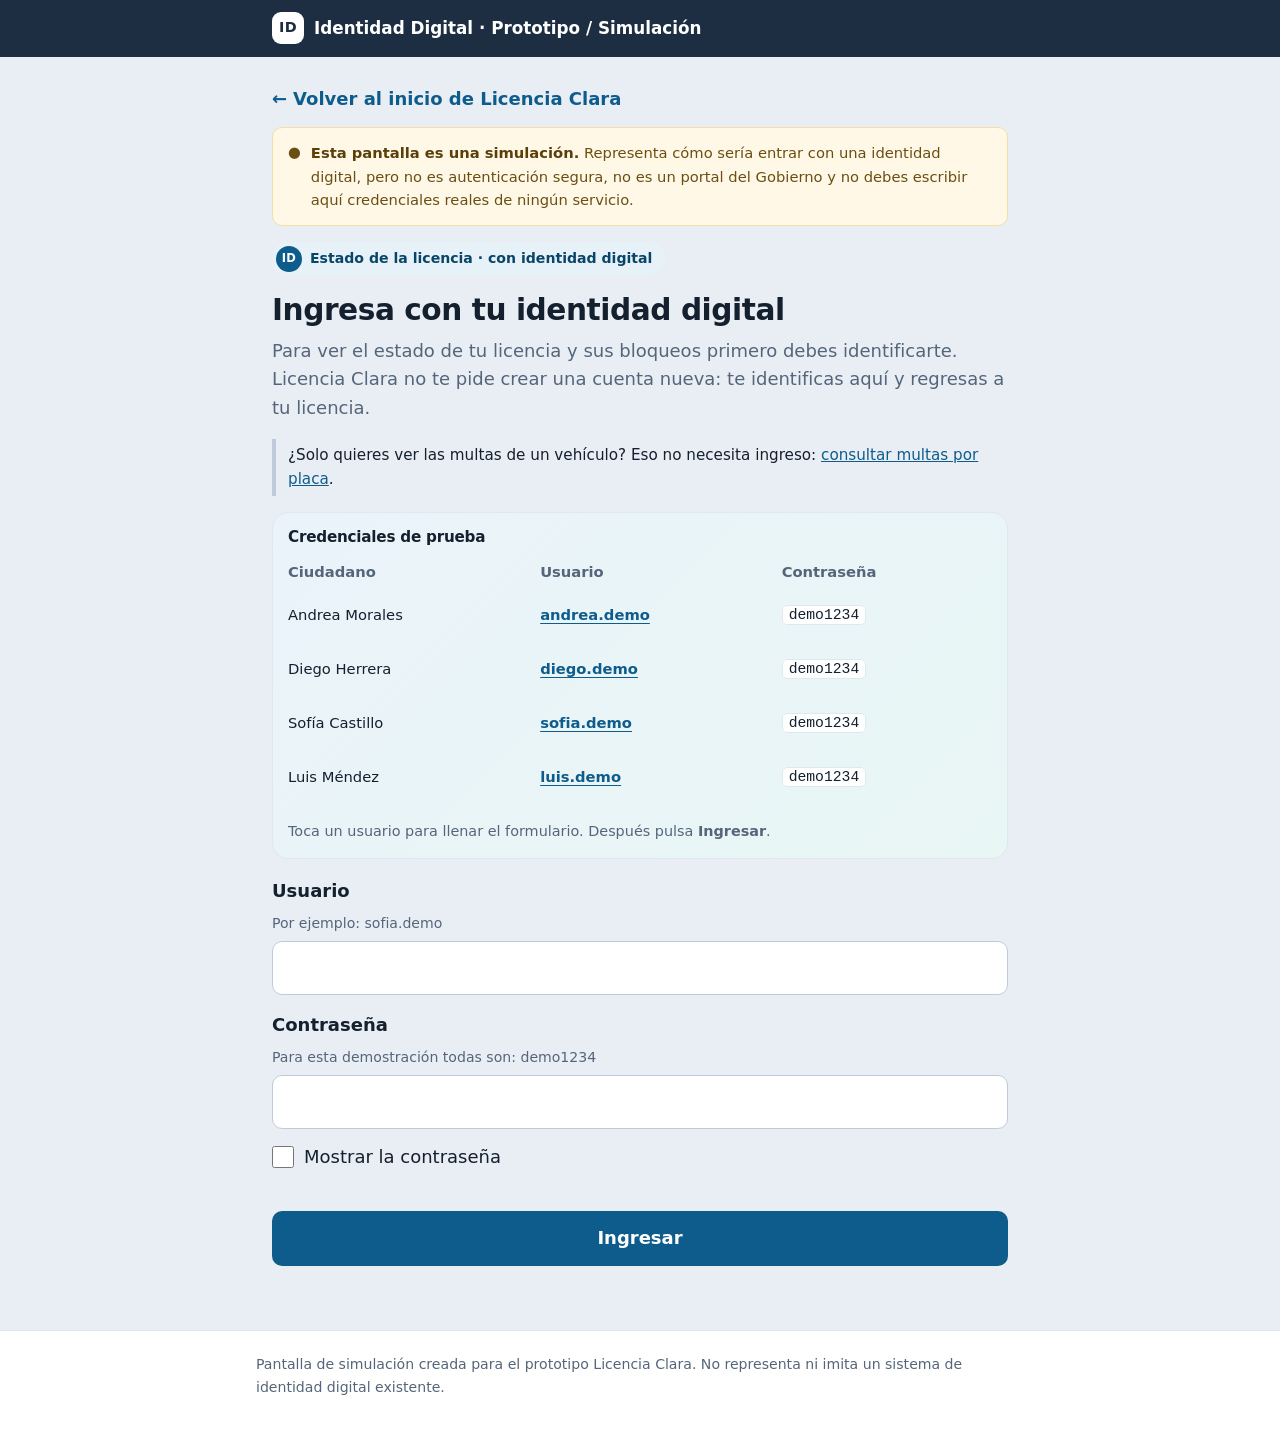
<file: identidad.html>
<!DOCTYPE html>
<html lang="es">
<head>
<meta charset="utf-8">
<meta name="viewport" content="width=device-width, initial-scale=1">
<title>Ingresar con identidad digital (simulación) · Licencia Clara</title>
<link rel="stylesheet" href="estilos.css">
</head>
<body class="tema-identidad">

<a class="saltar" href="#contenido">Saltar al contenido</a>

<header class="barra barra--identidad">
  <div class="barra-interna">
    <span class="marca">
      <span class="marca-icono" aria-hidden="true">ID</span>
      Identidad Digital · Prototipo / Simulación
    </span>
  </div>
</header>

<main class="contenedor" id="contenido">

  <a class="volver" href="index.html"><span aria-hidden="true">←</span> Volver al inicio de Licencia Clara</a>

  <div class="aviso mb" role="note">
    <span class="aviso-icono" aria-hidden="true">●</span>
    <span><strong>Esta pantalla es una simulación.</strong> Representa cómo sería
    entrar con una identidad digital, pero no es autenticación segura, no es un
    portal del Gobierno y no debes escribir aquí credenciales reales de ningún servicio.</span>
  </div>

  <div id="etiqueta-servicio" class="mb"></div>
  <h1>Ingresa con tu identidad digital</h1>
  <p class="suave">Para ver el estado de tu licencia y sus bloqueos primero debes
  identificarte. Licencia Clara no te pide crear una cuenta nueva: te identificas
  aquí y regresas a tu licencia.</p>
  <p class="nota-servicio">¿Solo quieres ver las multas de un vehículo? Eso no necesita ingreso:
  <a href="consulta-placa.html">consultar multas por placa</a>.</p>

  <div id="sesion-abierta"></div>

  <div class="credenciales">
    <h3>Credenciales de prueba</h3>
    <table>
      <thead>
        <tr><th scope="col">Ciudadano</th><th scope="col">Usuario</th><th scope="col">Contraseña</th></tr>
      </thead>
      <tbody id="tabla-credenciales"></tbody>
    </table>
    <p class="pequeno suave sin-margen mt">Toca un usuario para llenar el formulario. Después pulsa <strong>Ingresar</strong>.</p>
  </div>

  <form id="formulario" novalidate>
    <div class="campo">
      <label for="usuario">Usuario</label>
      <p class="ayuda" id="ayuda-usuario">Por ejemplo: sofia.demo</p>
      <input type="text" id="usuario" name="usuario" autocomplete="off"
             autocapitalize="none" spellcheck="false"
             aria-describedby="ayuda-usuario" required>
    </div>

    <div class="campo">
      <label for="clave">Contraseña</label>
      <p class="ayuda" id="ayuda-clave">Para esta demostración todas son: demo1234</p>
      <input type="password" id="clave" name="clave" autocomplete="off"
             aria-describedby="ayuda-clave" required>
      <label class="casilla">
        <input type="checkbox" id="ver-clave">
        <span>Mostrar la contraseña</span>
      </label>
    </div>

    <div id="mensaje" role="alert" aria-live="polite"></div>

    <button type="submit" class="boton boton--licencia boton--bloque mt">Ingresar</button>
  </form>

</main>

<footer class="pie">
  <div class="pie-interna">
    <p class="sin-margen">Pantalla de simulación creada para el prototipo Licencia Clara.
    No representa ni imita un sistema de identidad digital existente.</p>
  </div>
</footer>

<script src="datos.js"></script>
<script src="app.js"></script>
<script>
(function () {
  var mensaje = document.getElementById("mensaje");
  document.getElementById("etiqueta-servicio").innerHTML = Ui.servicio("licencia");

  /* Si ya ingresó en esta pestaña, lo decimos y ofrecemos seguir o salir.
     Una visita nueva nunca llega aquí con sesión (ver Sesion en app.js). */
  var yaDentro = Sesion.actual();
  if (yaDentro) {
    document.getElementById("sesion-abierta").innerHTML =
      '<div class="aviso aviso--neutro mb"><span class="aviso-icono" aria-hidden="true">●</span><span>' +
        'Ya ingresaste como <strong>' + Ui.esc(yaDentro.nombre) + '</strong>. ' +
        '<a href="mi-licencia.html">Ver mi licencia</a> o ingresa con otro usuario de prueba.' +
      '</span></div>';
  }

  document.getElementById("ver-clave").addEventListener("change", function (e) {
    document.getElementById("clave").type = e.target.checked ? "text" : "password";
  });
  var campoUsuario = document.getElementById("usuario");
  var campoClave = document.getElementById("clave");

  /* Tabla de credenciales de prueba, para que la presentación sea rápida. */
  var filas = "";
  DATOS.ciudadanos.forEach(function (c) {
    filas += '<tr>' +
      '<td>' + Ui.esc(c.nombre) + '</td>' +
      '<td><button type="button" class="boton-texto usar" data-usuario="' + Ui.esc(c.usuario_demo) + '" data-clave="' + Ui.esc(c.clave_demo) + '">' + Ui.esc(c.usuario_demo) + '</button></td>' +
      '<td><code>' + Ui.esc(c.clave_demo) + '</code></td>' +
    '</tr>';
  });
  document.getElementById("tabla-credenciales").innerHTML = filas;

  Array.prototype.forEach.call(document.querySelectorAll(".usar"), function (b) {
    b.addEventListener("click", function () {
      campoUsuario.value = b.getAttribute("data-usuario");
      campoClave.value = b.getAttribute("data-clave");
      limpiarError();
      campoUsuario.focus();
    });
  });

  /* Si llegó aquí porque no tenía sesión, se lo explicamos. */
  if (Ui.parametro("motivo") === "sesion") {
    mensaje.innerHTML = '<div class="aviso aviso--neutro"><span class="aviso-icono" aria-hidden="true">●</span>' +
      '<span>Para ver tu licencia primero tienes que ingresar.</span></div>';
  }

  function limpiarError() {
    mensaje.innerHTML = "";
    campoUsuario.removeAttribute("aria-invalid");
    campoClave.removeAttribute("aria-invalid");
  }

  function mostrarError(texto, campo) {
    mensaje.innerHTML = '<div class="error"><span aria-hidden="true">⚠</span><span>' + Ui.esc(texto) + '</span></div>';
    if (campo) { campo.setAttribute("aria-invalid", "true"); campo.focus(); }
  }

  document.getElementById("formulario").addEventListener("submit", function (e) {
    e.preventDefault();
    limpiarError();

    var u = campoUsuario.value.trim();
    var c = campoClave.value;

    if (!u) { mostrarError("Escribe tu usuario. Por ejemplo: sofia.demo", campoUsuario); return; }
    if (!c) { mostrarError("Escribe tu contraseña. En esta demostración es: demo1234", campoClave); return; }

    var ciudadano = Sesion.entrar(u, c);
    if (!ciudadano) {
      mostrarError("El usuario o la contraseña no coinciden. Revisa que estén bien escritos (la contraseña de prueba es demo1234) o toca uno de los usuarios de la lista de arriba.", campoUsuario);
      return;
    }

    mensaje.innerHTML = '<div class="exito"><span aria-hidden="true">✓</span><span>Identidad confirmada. Abriendo el estado de tu licencia…</span></div>';
    setTimeout(function () { location.href = "mi-licencia.html"; }, 700);
  });

  campoUsuario.addEventListener("input", limpiarError);
  campoClave.addEventListener("input", limpiarError);
})();
</script>

</body>
</html>
</file>
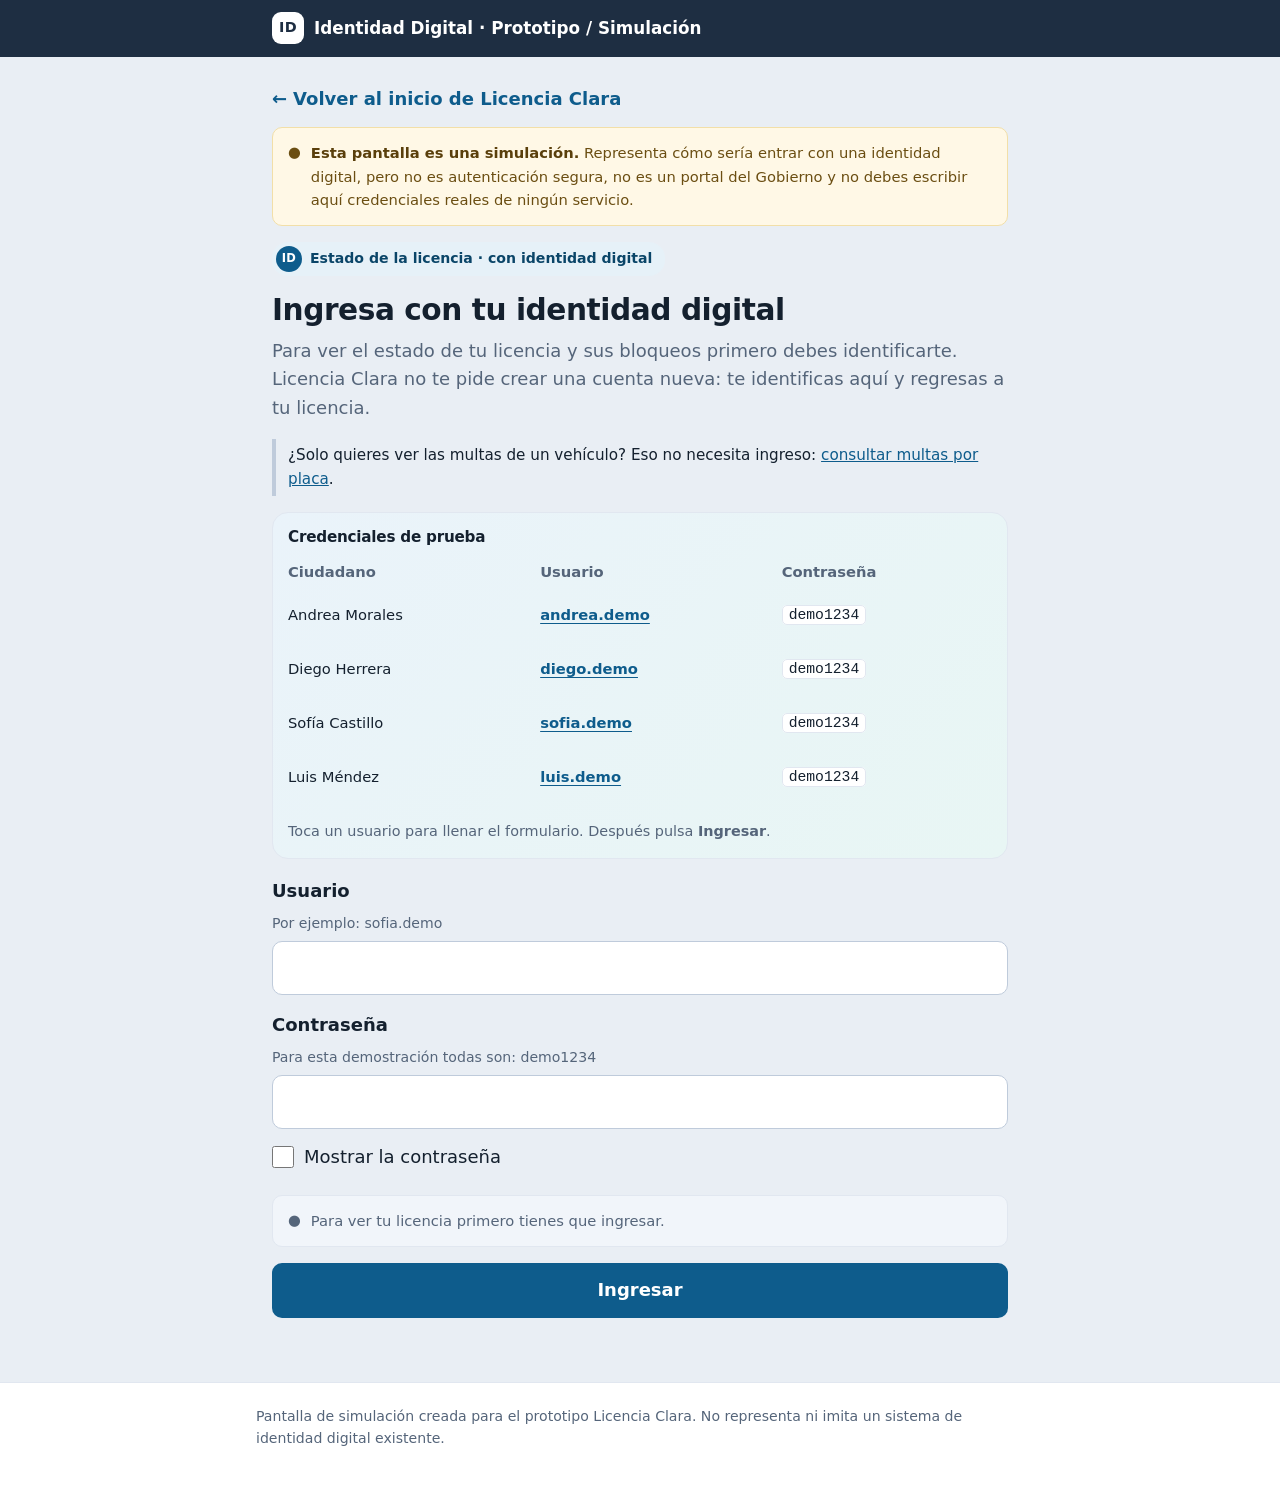
<file: mi-licencia.html>
<!DOCTYPE html>
<html lang="es">
<head>
<meta charset="utf-8">
<meta name="viewport" content="width=device-width, initial-scale=1">
<title>Estado de mi licencia · Licencia Clara</title>
<link rel="stylesheet" href="estilos.css">
<style>
  .perfil { display: flex; align-items: center; gap: 14px; }
  .avatar {
    width: 56px; height: 56px; border-radius: 50%;
    background: var(--acento-suave); color: var(--acento);
    display: grid; place-items: center;
    font-weight: 700; font-size: 1.25rem; flex: 0 0 auto;
  }
  .perfil-nombre { font-weight: 600; font-size: 1.05rem; }
  .muni-cabecera { display: flex; align-items: flex-start; gap: 10px; justify-content: space-between; }
  .muni-cuenta { font-size: .9rem; color: var(--tinta-suave); }
</style>
</head>
<body>

<a class="saltar" href="#contenido">Saltar al contenido</a>

<header class="barra">
  <div class="barra-interna">
    <a class="marca" href="mi-licencia.html">
      <span class="marca-icono" aria-hidden="true">LC</span>
      Licencia Clara
    </a>
    <div class="barra-derecha" id="barra-derecha"></div>
  </div>
</header>

<main class="contenedor" id="contenido">
  <div id="cargando" class="cargando">Cargando tu información…</div>
  <div id="pagina" hidden></div>
</main>

<footer class="pie">
  <div class="pie-interna">
    <p class="sin-margen"><strong>Licencia Clara</strong> · Demostración con datos ficticios.
    No es un servicio oficial.</p>
    <ul>
      <li><a href="orientacion.html">Orientación y fuentes</a></li>
      <li><a href="index.html">Inicio</a></li>
    </ul>
  </div>
</footer>

<script src="datos.js"></script>
<script src="app.js"></script>
<script>
(function () {
  var ciudadano = Sesion.exigir();
  if (!ciudadano) return;

  Ui.pintarBarraCiudadano(ciudadano);

  var r = Datos.resumenDe(ciudadano.id);
  var html = "";

  html +=
    '<a class="volver" href="index.html"><span aria-hidden="true">←</span> Inicio</a>' +
    '<div class="mb">' + Ui.servicio("licencia") + '</div>';

  /* ---------------------------------------------- 1. Mi licencia ------- */

  html +=
    '<div class="tarjeta">' +
      '<div class="perfil">' +
        '<span class="avatar" aria-hidden="true">' + Ui.esc(ciudadano.iniciales) + '</span>' +
        '<div>' +
          '<h1 class="sin-margen">Estado de tu licencia</h1>' +
          '<p class="sin-margen perfil-nombre">' + Ui.esc(ciudadano.nombre) + '</p>' +
          '<p class="sin-margen pequeno suave">DPI de demostración ' + Ui.esc(ciudadano.cui_demo) + '</p>' +
        '</div>' +
      '</div>' +
      '<dl class="datos mt">' +
        '<div><dt>Número de licencia</dt><dd>' + Ui.esc(r.licencia.numero) + '</dd></div>' +
        '<div><dt>Tipo</dt><dd>' + Ui.esc(r.licencia.tipo) + '</dd></div>' +
        '<div><dt>Vence el</dt><dd>' + Ui.esc(r.licencia.fecha_vencimiento) + '</dd></div>' +
      '</dl>' +
      '<p class="pequeno suave mt sin-margen">El vencimiento de tu licencia es una fecha aparte. No es un bloqueo.</p>' +
      resumenNumeros(r) +
    '</div>';

  /* ------------------------------------------ 2. Municipalidades ------- */

  var conActivos = r.grupos.filter(function (g) { return g.activos.length > 0; });

  html += '<h2 class="mt2">Bloqueos de tu licencia, por municipalidad</h2>';

  if (r.activos.length === 0) {
    html +=
      '<div class="vacio">' +
        '<div class="vacio-icono" aria-hidden="true">✓</div>' +
        '<p><strong>Tu licencia no tiene bloqueos activos en esta demostración.</strong></p>' +
        '<p class="pequeno">Esto quiere decir que en los datos de esta demostración no aparece ningún bloqueo activo a tu nombre. No confirma que puedas renovar, conducir ni que estés solvente en todo el país.</p>' +
      '</div>';
  } else {
    html += '<p class="suave pequeno">Aparecen primero las municipalidades donde tú tienes que hacer algo.</p>';
    conActivos.forEach(function (g) { html += tarjetaMunicipalidad(g); });
  }

  /* -------------------------------------------------- 3. Resueltos ----- */

  if (r.resueltos.length > 0) {
    html +=
      '<details class="desplegable mt2">' +
        '<summary>Casos resueltos (' + r.resueltos.length + ')</summary>' +
        '<div class="desplegable-cuerpo">' +
          '<p class="pequeno suave">Estos bloqueos ya fueron levantados. Se conservan en tu historial.</p>' +
          r.resueltos.map(filaCasoResuelto).join("") +
        '</div>' +
      '</details>';
  }

  html +=
    '<p class="pequeno suave mt2">Última actualización de tus casos: <strong>' +
    (r.ultimaActualizacion ? Ui.esc(r.ultimaActualizacion) : "sin registros") + '</strong>. ' +
    'Los cambios que haga una institución aparecen aquí cuando actualizas la pantalla.</p>' +
    '<div class="botones botones--fila mt">' +
      '<button type="button" class="boton boton--secundario" id="actualizar">Actualizar</button>' +
    '</div>' +
    '<p class="nota-servicio mt">Esta pantalla muestra <strong>bloqueos de tu licencia</strong>. ' +
      'Las <strong>multas de un vehículo</strong> son otra consulta: ' +
      '<a href="consulta-placa.html">consultar multas por placa</a>.</p>' +
    '<div class="mt2">' + Ui.avisoDemo() + '</div>';

  document.getElementById("pagina").innerHTML = html;
  document.getElementById("cargando").hidden = true;
  document.getElementById("pagina").hidden = false;

  document.getElementById("actualizar").addEventListener("click", function () {
    location.reload();
  });

  /* ============================================== Piezas de la vista === */

  function resumenNumeros(r) {
    var claseAccion = r.requierenAccion.length > 0 ? " resumen-caja--atencion" : "";
    return '<div class="resumen">' +
      '<div class="resumen-caja">' +
        '<div class="resumen-numero">' + r.activos.length + '</div>' +
        '<div class="resumen-texto">bloqueo' + (r.activos.length === 1 ? "" : "s") + ' activo' + (r.activos.length === 1 ? "" : "s") + '</div>' +
      '</div>' +
      '<div class="resumen-caja' + claseAccion + '">' +
        '<div class="resumen-numero">' + r.requierenAccion.length + '</div>' +
        '<div class="resumen-texto">' + (r.requierenAccion.length === 1 ? "necesita tu acción" : "necesitan tu acción") + '</div>' +
      '</div>' +
      '<div class="resumen-caja' + (r.resueltos.length > 0 ? " resumen-caja--listo" : "") + '">' +
        '<div class="resumen-numero">' + r.resueltos.length + '</div>' +
        '<div class="resumen-texto">ya resuelto' + (r.resueltos.length === 1 ? "" : "s") + '</div>' +
      '</div>' +
    '</div>';
  }

  function tarjetaMunicipalidad(g) {
    var chips = g.activos.map(function (b) {
      return Ui.chipEstado(b, { corto: true, usarColorSubestado: true });
    }).join("");

    /* La próxima acción de la municipalidad es la del primer caso que
       requiere acción del ciudadano; si no hay, la del primer caso activo. */
    var destacado = g.activos.filter(function (b) {
      return Datos.responsableDe(b) === "Ciudadano";
    })[0] || g.activos[0];

    /* Solo cuenta bloqueos con una multa enlazada explícitamente. No suma
       dinero: un bloqueo no es una multa. */
    var conMulta = g.activos.filter(function (b) { return b.multa_id && Datos.multaPorId(b.multa_id); }).length;

    return '<div class="tarjeta tarjeta--muni" style="--color-muni:' + Ui.colorMuni(g.municipalidad.id) + '">' +
      '<div class="muni-encabezado">' +
        '<span class="muni-sello" aria-hidden="true">' + Ui.esc(Ui.inicialesMuni(g.municipalidad.nombre)) + '</span>' +
        '<div>' +
          '<h3 class="sin-margen">' + Ui.esc(g.municipalidad.nombre) + '</h3>' +
          '<p class="muni-cuenta sin-margen">' + g.activos.length + ' bloqueo' + (g.activos.length === 1 ? "" : "s") + ' activo' + (g.activos.length === 1 ? "" : "s") +
          (conMulta > 0 ? ' · ' + conMulta + ' con multa relacionada' : '') +
          (g.resueltos.length > 0 ? ' · ' + g.resueltos.length + ' resuelto' + (g.resueltos.length === 1 ? "" : "s") : '') +
          '</p>' +
        '</div>' +
      '</div>' +
      '<div class="chips mt">' + chips + '</div>' +
      '<div class="accion-ahora mt ' + Ui.claseAccion(destacado) + '">' +
        '<div class="etiqueta">Próxima acción</div>' +
        '<p class="frase">' + Ui.esc(destacado.proxima_accion) + '</p>' +
        '<p class="quien">Le toca a: ' + Ui.esc(Datos.responsableDe(destacado)) + '</p>' +
      '</div>' +
      '<div class="botones mt">' +
        g.activos.map(function (b) {
          return '<a class="boton boton--secundario boton--bloque" href="caso.html?caso=' +
                 encodeURIComponent(b.id) + '">Ver bloqueo ' + Ui.esc(b.id) + '</a>';
        }).join("") +
      '</div>' +
    '</div>';
  }

  function filaCasoResuelto(b) {
    var muni = Datos.municipalidadPorId(b.municipalidad_id);
    return '<a class="tarjeta tarjeta-enlace" href="caso.html?caso=' + encodeURIComponent(b.id) + '">' +
      '<div class="tarjeta-titulo">' +
        '<strong>' + Ui.esc(muni.nombre) + '</strong>' +
        Ui.chipEstado(b, { corto: true }) +
      '</div>' +
      '<p class="pequeno suave sin-margen">' + Ui.esc(b.id) + ' · levantado el ' + Ui.esc(b.ultima_actualizacion) + '</p>' +
    '</a>';
  }
})();
</script>

</body>
</html>
</file>
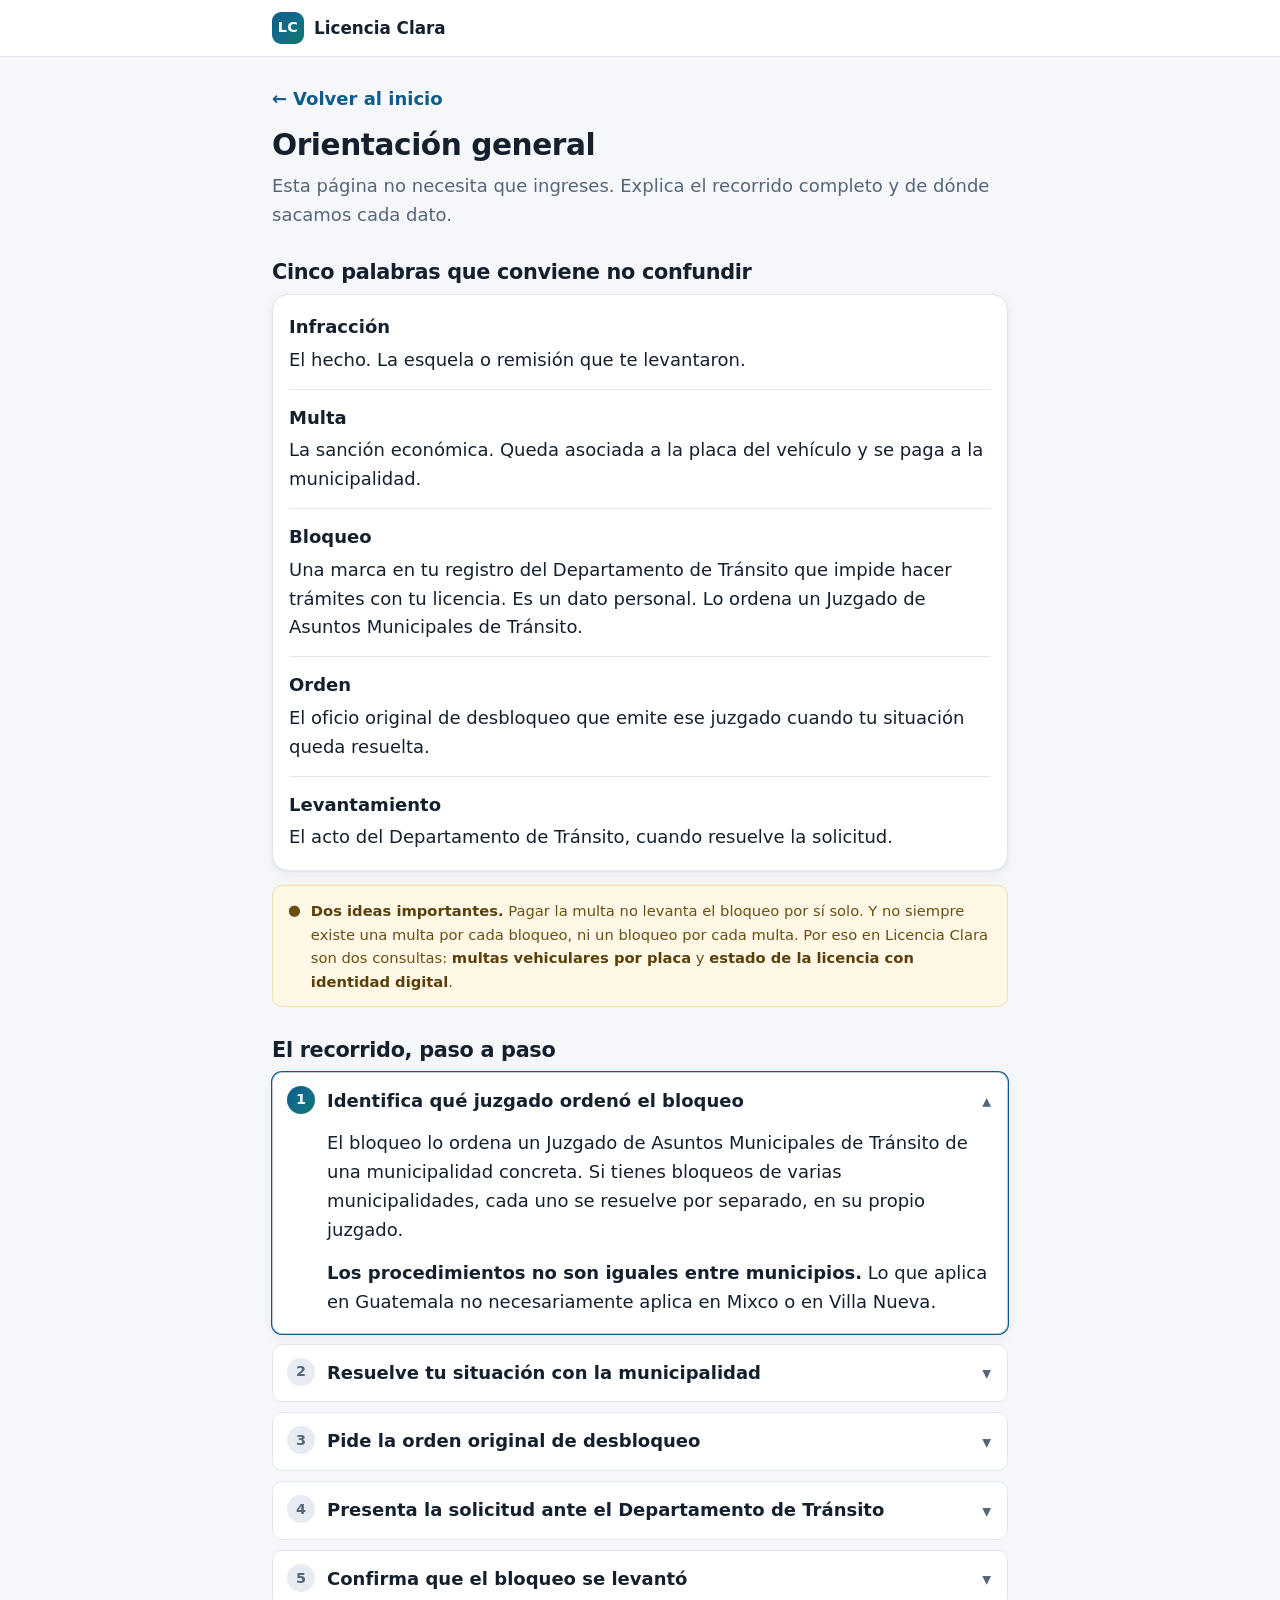
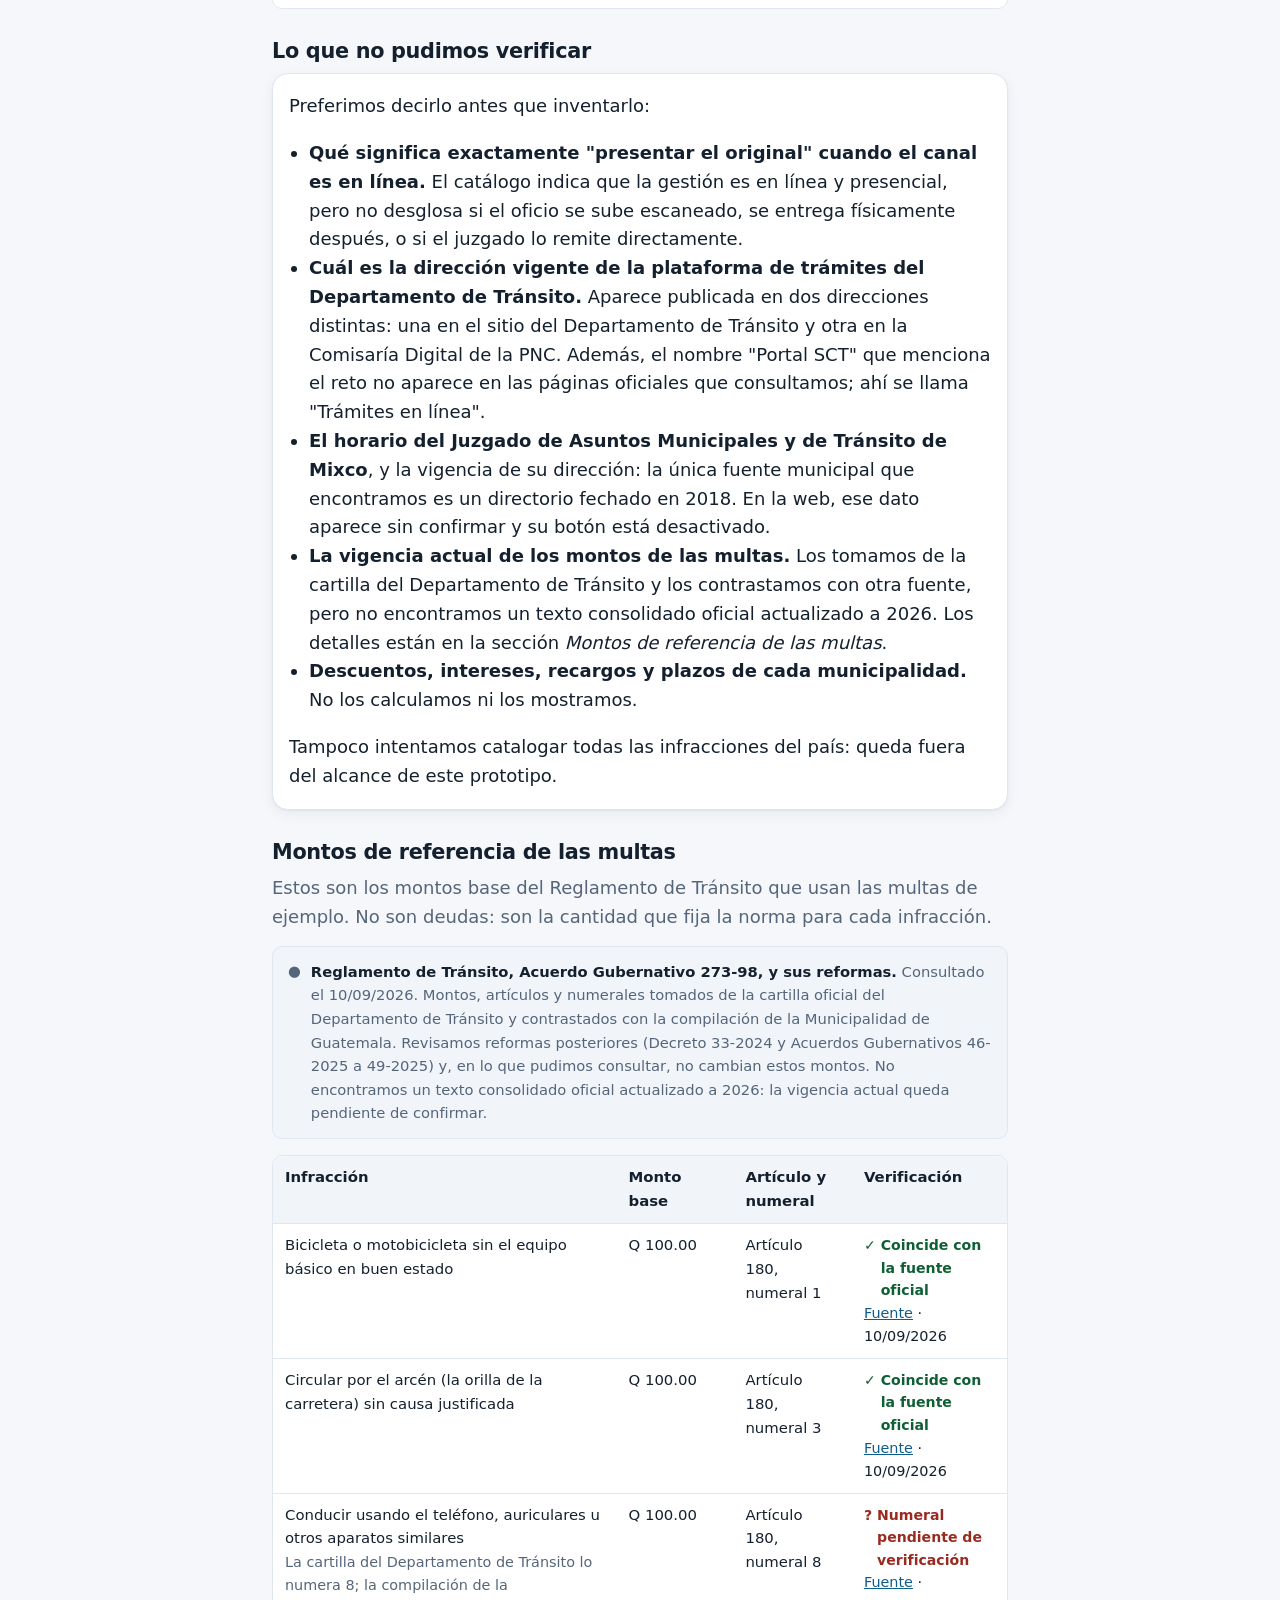
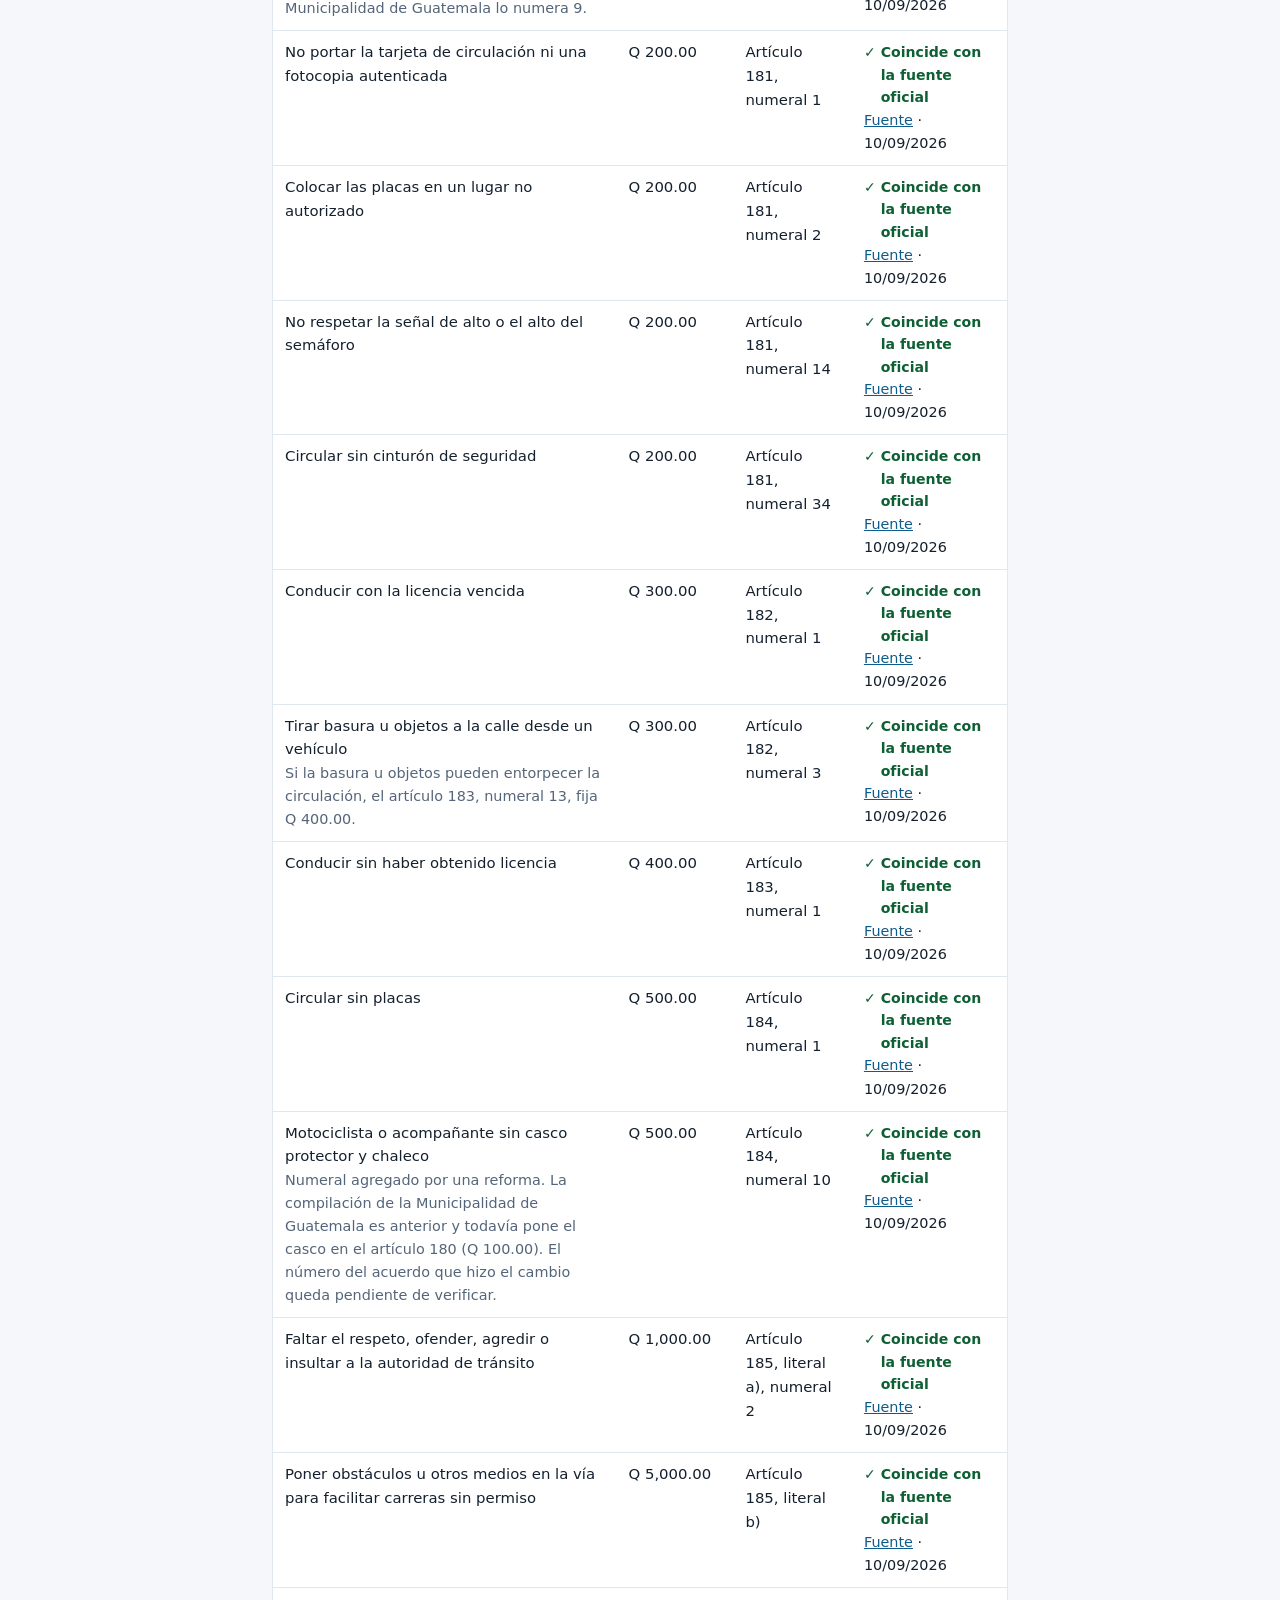
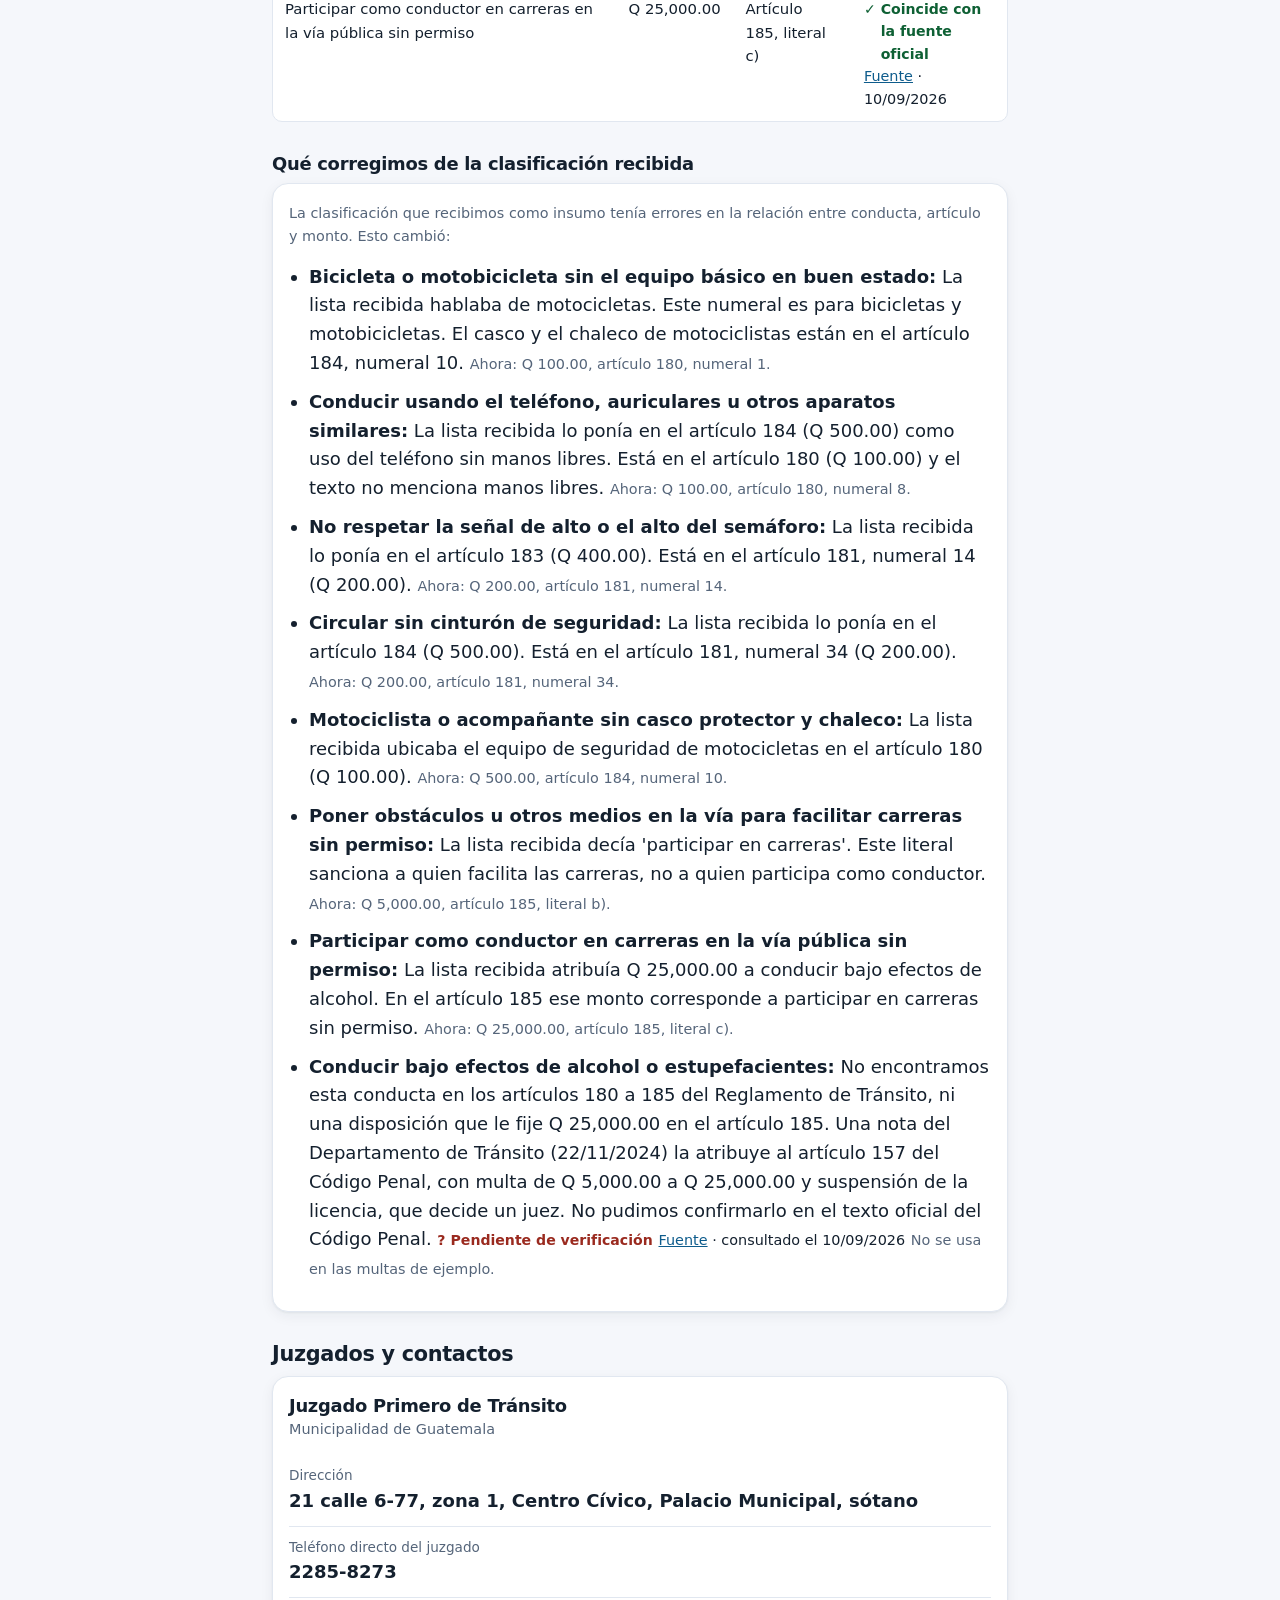
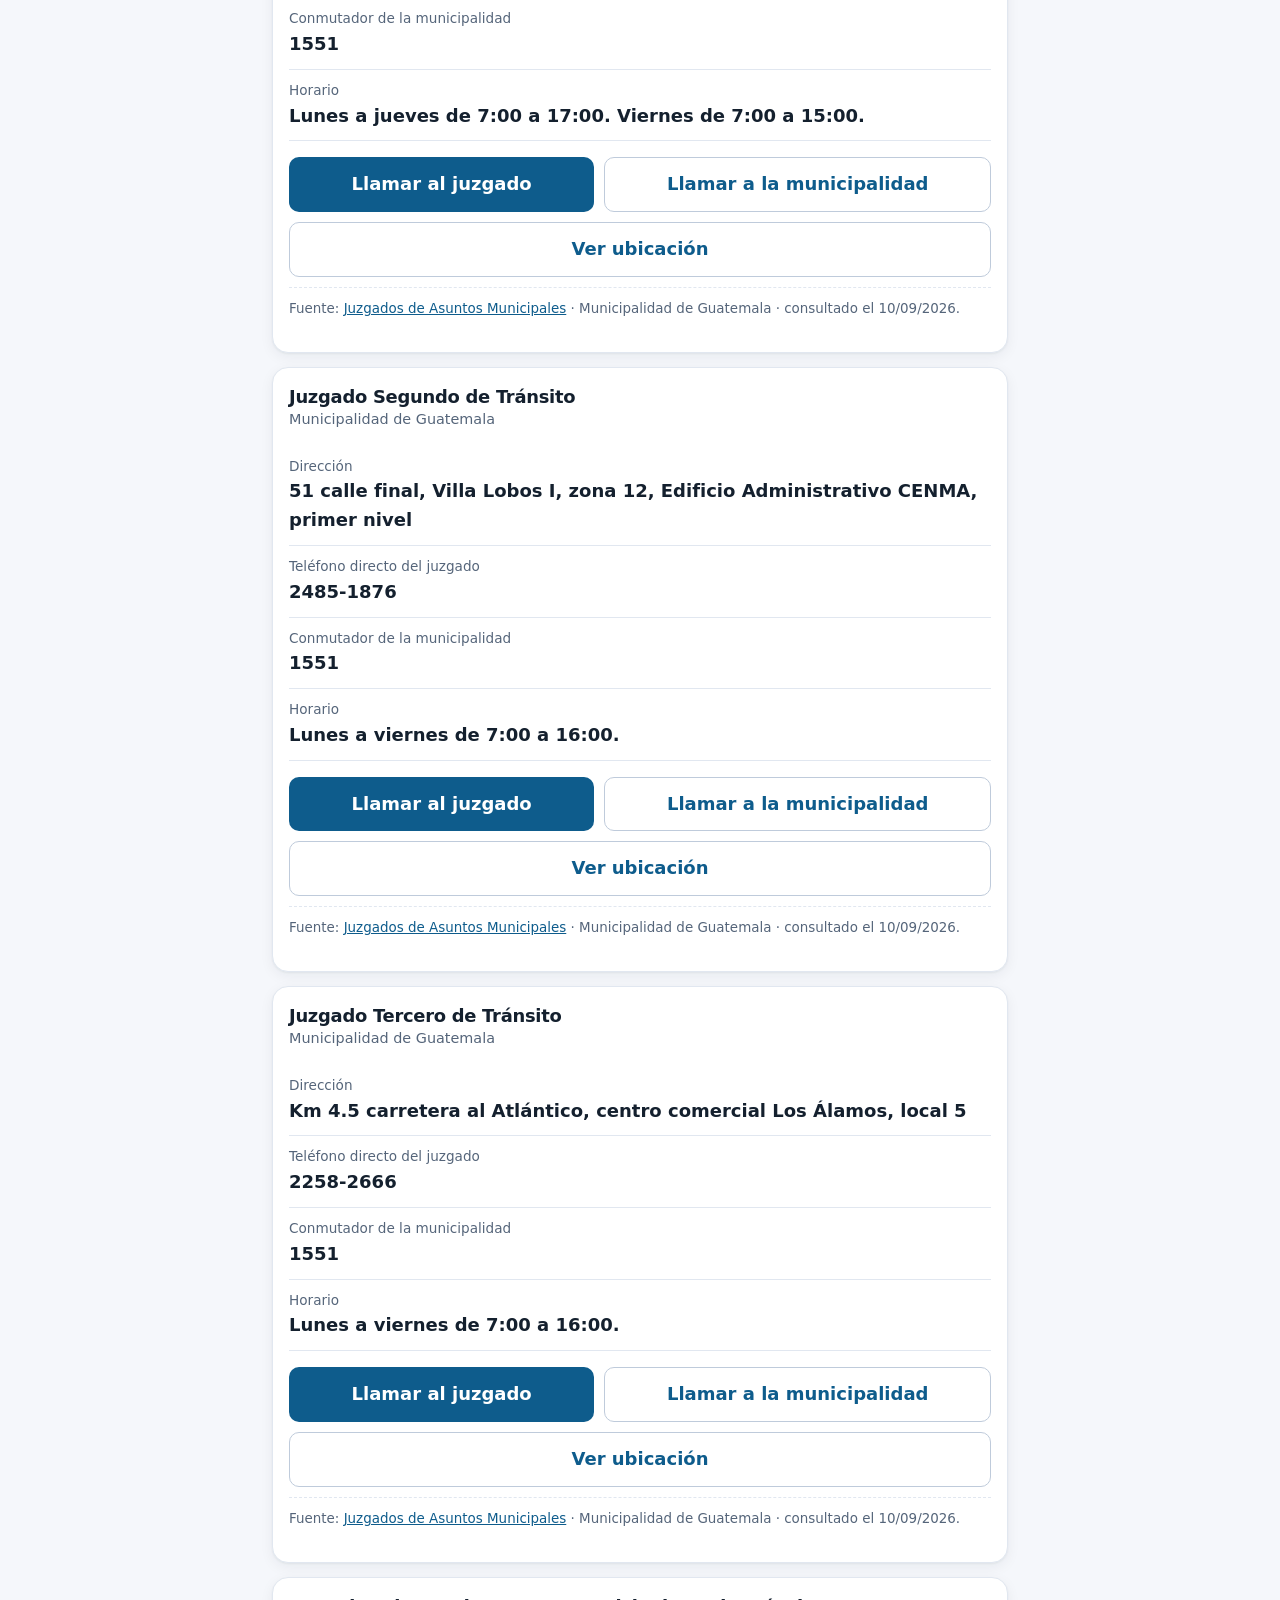
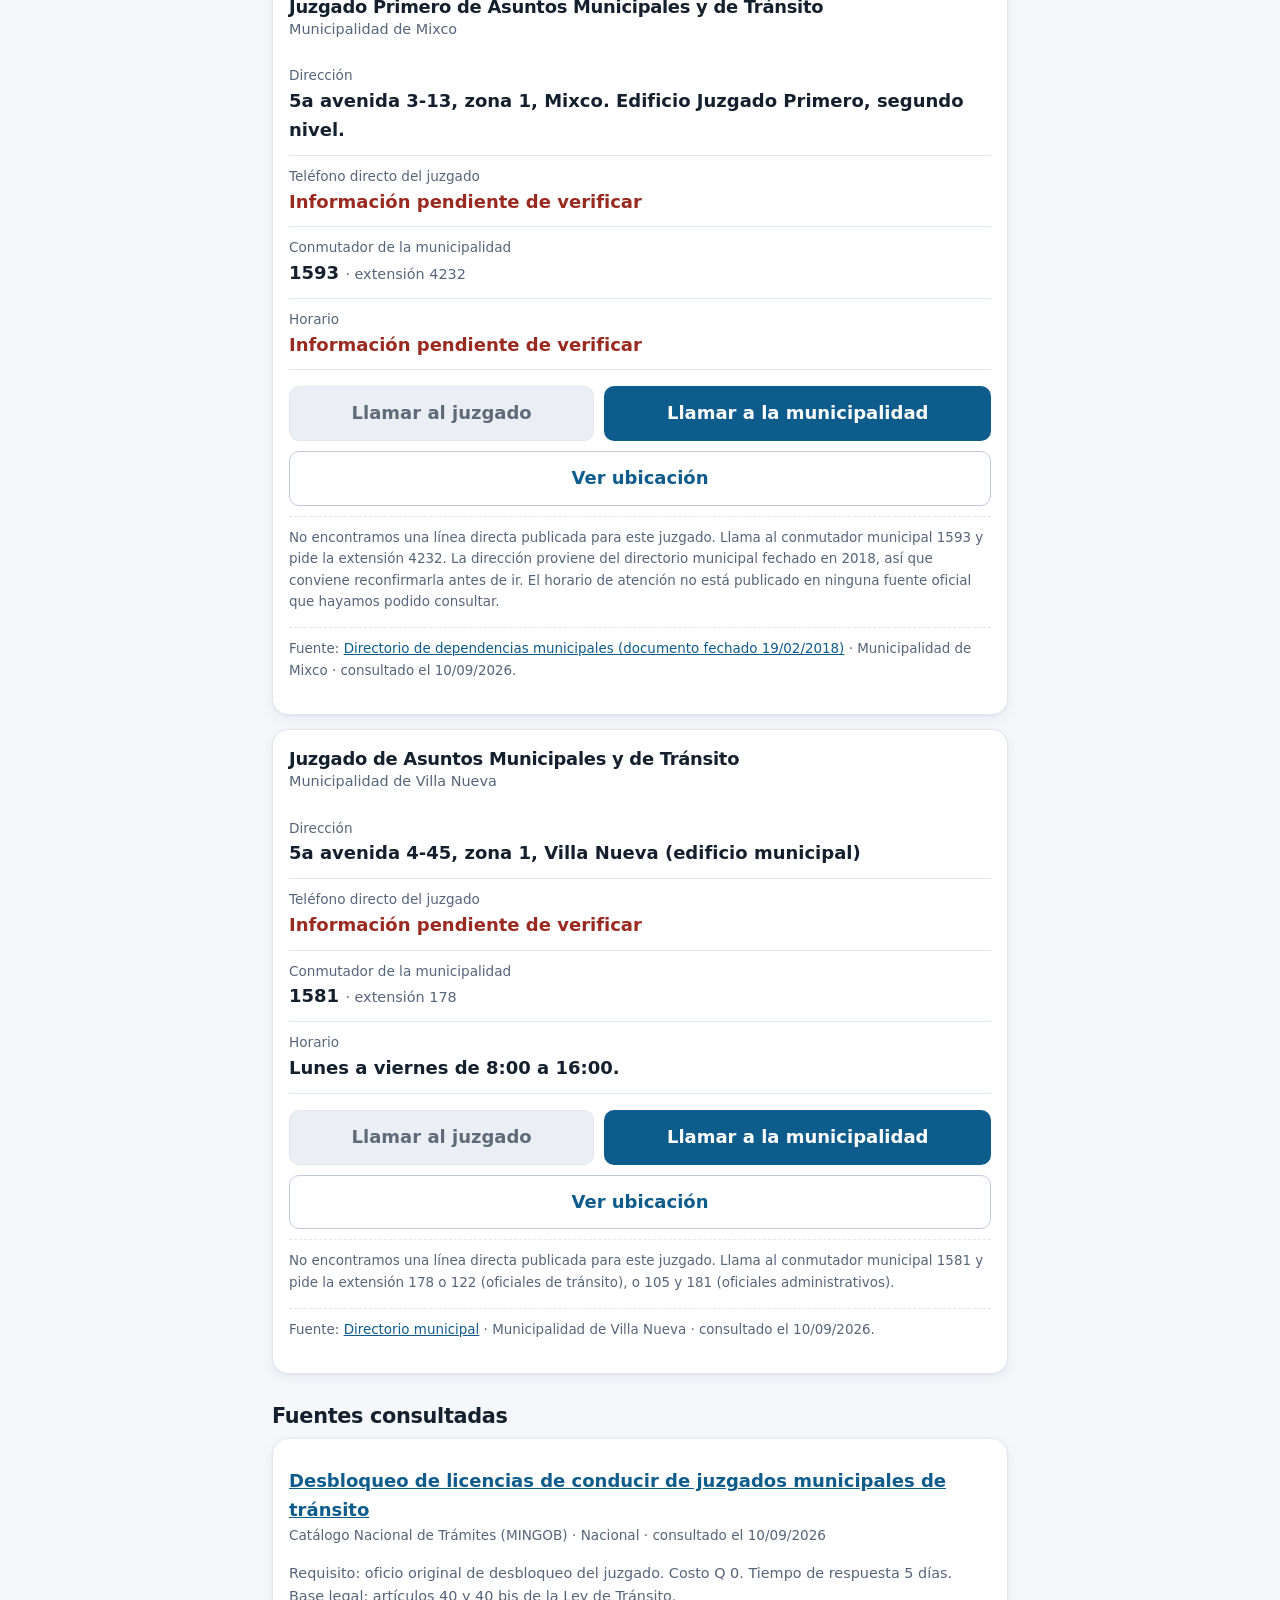
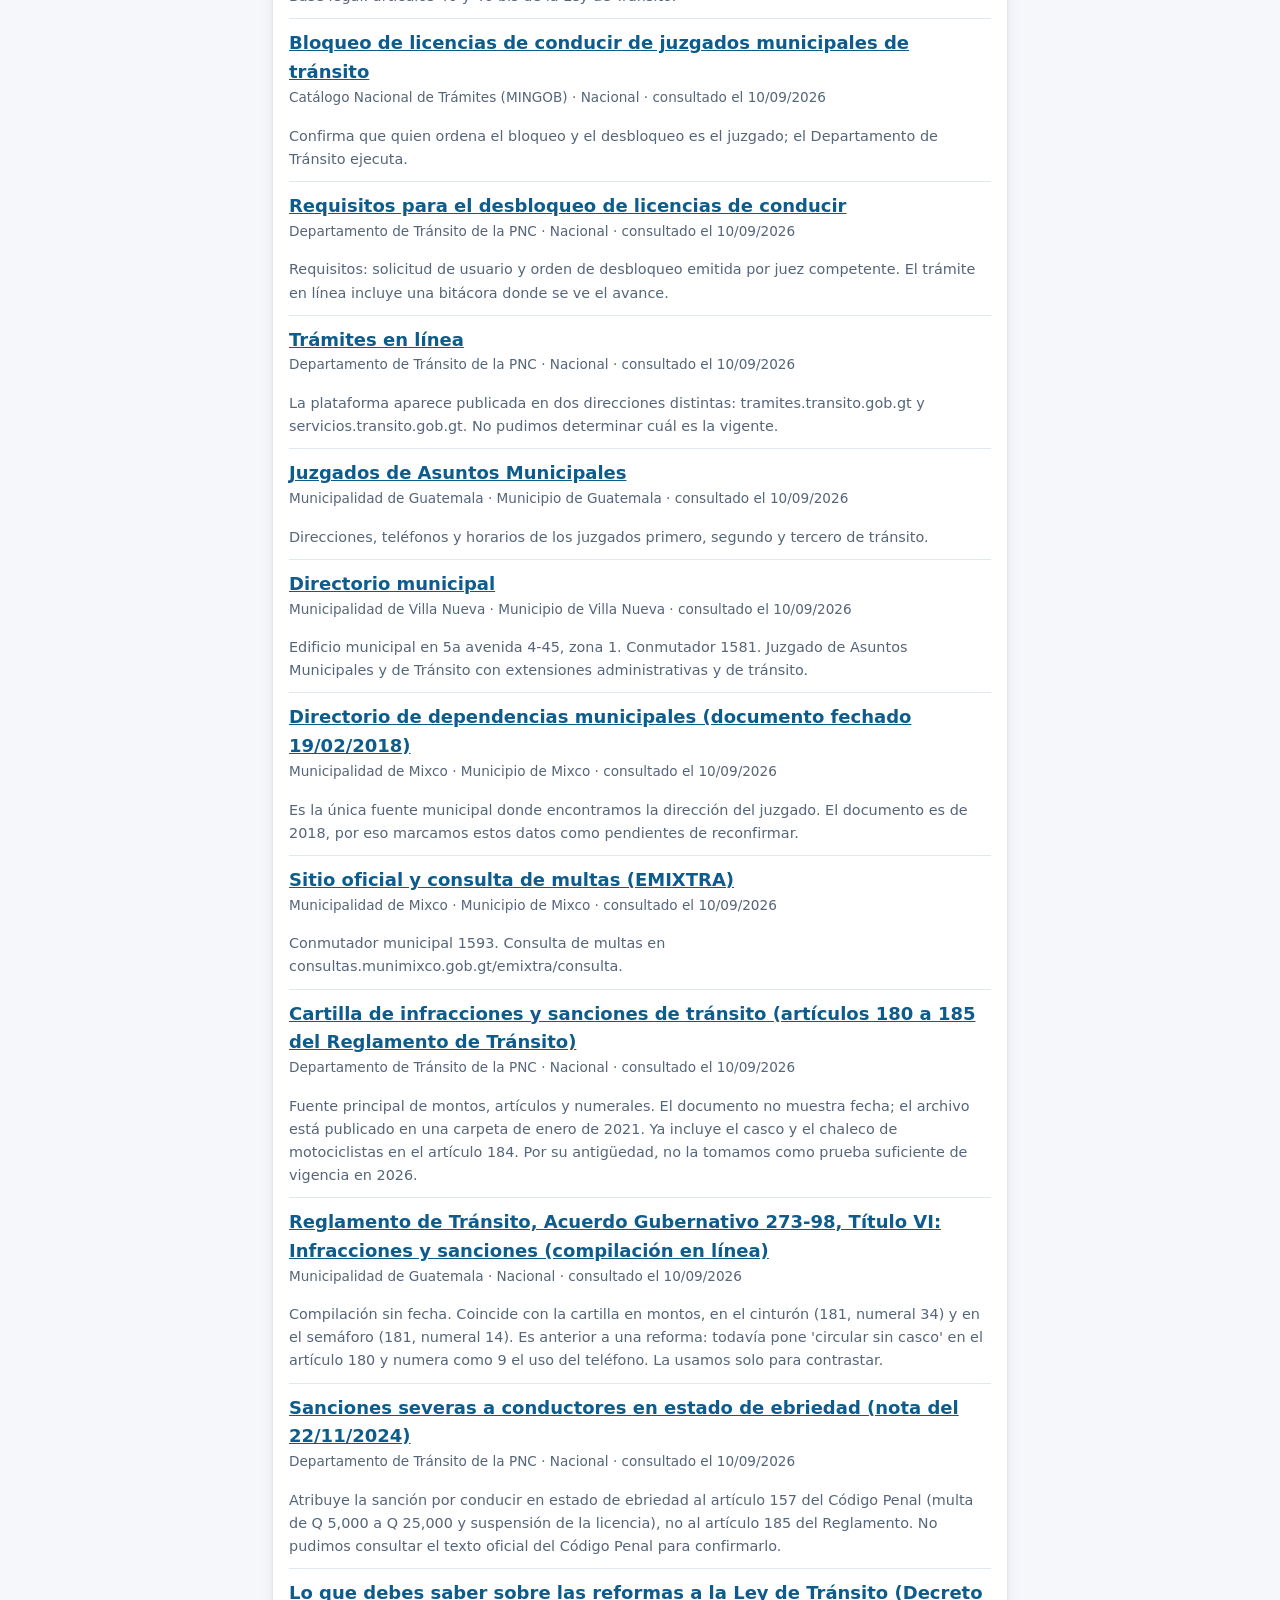
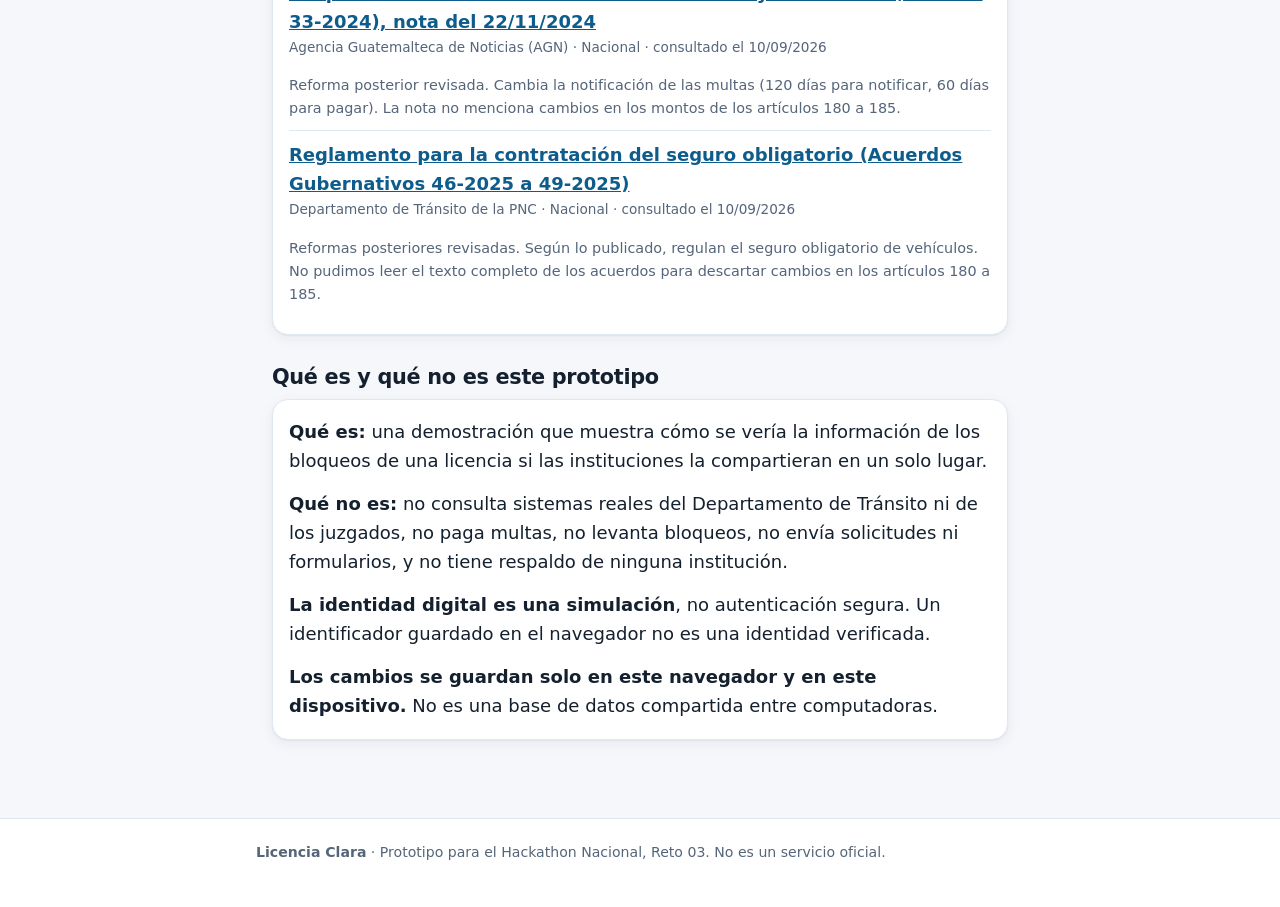
<file: orientacion.html>
<!DOCTYPE html>
<html lang="es">
<head>
<meta charset="utf-8">
<meta name="viewport" content="width=device-width, initial-scale=1">
<title>Orientación y fuentes · Licencia Clara</title>
<link rel="stylesheet" href="estilos.css">
</head>
<body>

<a class="saltar" href="#contenido">Saltar al contenido</a>

<header class="barra">
  <div class="barra-interna">
    <a class="marca" href="index.html">
      <span class="marca-icono" aria-hidden="true">LC</span>
      Licencia Clara
    </a>
    <div class="barra-derecha" id="barra-derecha"></div>
  </div>
</header>

<main class="contenedor" id="contenido">

  <a class="volver" href="index.html"><span aria-hidden="true">←</span> Volver al inicio</a>

  <h1>Orientación general</h1>
  <p class="suave">Esta página no necesita que ingreses. Explica el recorrido
  completo y de dónde sacamos cada dato.</p>

  <h2 class="mt2">Cinco palabras que conviene no confundir</h2>

  <div class="tarjeta">
    <dl class="glosario">
      <dt>Infracción</dt>
      <dd>El hecho. La esquela o remisión que te levantaron.</dd>

      <dt>Multa</dt>
      <dd>La sanción económica. Queda asociada a la placa del vehículo y se paga a la municipalidad.</dd>

      <dt>Bloqueo</dt>
      <dd>Una marca en tu registro del Departamento de Tránsito que impide hacer
      trámites con tu licencia. Es un dato personal. Lo ordena un Juzgado de Asuntos Municipales de Tránsito.</dd>

      <dt>Orden</dt>
      <dd>El oficio original de desbloqueo que emite ese juzgado cuando tu situación
      queda resuelta.</dd>

      <dt>Levantamiento</dt>
      <dd>El acto del Departamento de Tránsito, cuando resuelve la solicitud.</dd>
    </dl>
  </div>

  <div class="aviso">
    <span class="aviso-icono" aria-hidden="true">●</span>
    <span><strong>Dos ideas importantes.</strong> Pagar la multa no levanta el bloqueo por sí solo.
    Y no siempre existe una multa por cada bloqueo, ni un bloqueo por cada multa.
    Por eso en Licencia Clara son dos consultas: <strong>multas vehiculares por placa</strong>
    y <strong>estado de la licencia con identidad digital</strong>.</span>
  </div>

  <h2 class="mt2">El recorrido, paso a paso</h2>

  <ol class="pasos">
    <li><details class="paso paso--actual" open>
      <summary>Identifica qué juzgado ordenó el bloqueo</summary>
      <div class="paso-cuerpo">
        <p>El bloqueo lo ordena un Juzgado de Asuntos Municipales de Tránsito de una
        municipalidad concreta. Si tienes bloqueos de varias municipalidades, cada uno
        se resuelve por separado, en su propio juzgado.</p>
        <p class="sin-margen"><strong>Los procedimientos no son iguales entre municipios.</strong>
        Lo que aplica en Guatemala no necesariamente aplica en Mixco o en Villa Nueva.</p>
      </div>
    </details></li>

    <li><details class="paso">
      <summary>Resuelve tu situación con la municipalidad</summary>
      <div class="paso-cuerpo">
        <p>El juzgado te indica qué corresponde en tu caso. Si hay una multa, se paga
        en las cajas municipales o en los bancos autorizados. Guarda siempre el comprobante.</p>
        <p class="sin-margen">Esta demostración muestra el <strong>monto base</strong> que fija el
        Reglamento de Tránsito para cada infracción de ejemplo, con su artículo. El monto a pagar lo
        confirma la municipalidad; aquí no calculamos descuentos, intereses ni recargos.</p>
      </div>
    </details></li>

    <li><details class="paso">
      <summary>Pide la orden original de desbloqueo</summary>
      <div class="paso-cuerpo">
        <p>El Catálogo Nacional de Trámites es explícito: el requisito del desbloqueo es el
        <strong>oficio original de desbloqueo de licencia remitido por el Juzgado de Asuntos
        Municipales de Tránsito</strong>.</p>
        <p class="sin-margen pequeno suave">Fuente:
        <a href="https://tramites.gob.gt/servicio/3142/" target="_blank" rel="noopener">Catálogo Nacional de Trámites — Desbloqueo de licencias de conducir de juzgados municipales de tránsito</a>.
        Consultado el 10/09/2026.</p>
      </div>
    </details></li>

    <li><details class="paso">
      <summary>Presenta la solicitud ante el Departamento de Tránsito</summary>
      <div class="paso-cuerpo">
        <p>Según el Catálogo Nacional de Trámites, el trámite tiene un <strong>costo de Q 0</strong>,
        un <strong>tiempo de respuesta de 5 días</strong>, produce una <strong>resolución</strong>
        y su base legal son los <strong>artículos 40 y 40 bis de la Ley de Tránsito</strong>.
        El tipo de gestión aparece como en línea y presencial.</p>
        <p>El Departamento de Tránsito indica como requisitos la solicitud del usuario y la
        orden de desbloqueo emitida por juez competente, y describe un procedimiento en línea
        con registro de usuario adjuntando DPI.</p>
        <p class="paso-etiqueta">Contacto del Departamento de Tránsito</p>
        <p class="sin-margen">4a calle 6-17, zona 1, Guatemala · Teléfono 2220-5383</p>
        <div class="botones botones--fila mt">
          <a class="boton" href="tel:22205383">Llamar</a>
          <a class="boton boton--secundario" href="https://transito.gob.gt/tramites-en-linea/" target="_blank" rel="noopener">Trámites en línea</a>
        </div>
      </div>
    </details></li>

    <li><details class="paso">
      <summary>Confirma que el bloqueo se levantó</summary>
      <div class="paso-cuerpo">
        <p>El Departamento de Tránsito describe una <strong>bitácora del trámite</strong> donde
        se ve el avance de la solicitud. El caso se cierra cuando aparece la resolución.</p>
        <p class="sin-margen"><strong>Ni el pago ni la orden del juzgado levantan el bloqueo por sí solos.</strong>
        El levantamiento lo hace el Departamento de Tránsito.</p>
      </div>
    </details></li>
  </ol>

  <h2 class="mt2">Lo que no pudimos verificar</h2>
  <div class="tarjeta">
    <p>Preferimos decirlo antes que inventarlo:</p>
    <ul style="padding-left:20px">
      <li><strong>Qué significa exactamente "presentar el original" cuando el canal es en línea.</strong>
      El catálogo indica que la gestión es en línea y presencial, pero no desglosa si el oficio
      se sube escaneado, se entrega físicamente después, o si el juzgado lo remite directamente.</li>
      <li><strong>Cuál es la dirección vigente de la plataforma de trámites del Departamento de Tránsito.</strong>
      Aparece publicada en dos direcciones distintas: una en el sitio del Departamento de Tránsito y otra
      en la Comisaría Digital de la PNC. Además, el nombre "Portal SCT" que menciona el reto no aparece
      en las páginas oficiales que consultamos; ahí se llama "Trámites en línea".</li>
      <li><strong>El horario del Juzgado de Asuntos Municipales y de Tránsito de Mixco</strong>,
      y la vigencia de su dirección: la única fuente municipal que encontramos es un directorio
      fechado en 2018. En la web, ese dato aparece sin confirmar y su botón está desactivado.</li>
      <li><strong>La vigencia actual de los montos de las multas.</strong> Los tomamos de la cartilla del
      Departamento de Tránsito y los contrastamos con otra fuente, pero no encontramos un texto consolidado
      oficial actualizado a 2026. Los detalles están en la sección <em>Montos de referencia de las multas</em>.</li>
      <li><strong>Descuentos, intereses, recargos y plazos de cada municipalidad.</strong> No los calculamos
      ni los mostramos.</li>
    </ul>
    <p class="sin-margen">Tampoco intentamos catalogar todas las infracciones del país: queda fuera del alcance de este prototipo.</p>
  </div>

  <h2 class="mt2" id="montos">Montos de referencia de las multas</h2>
  <p class="suave">Estos son los montos base del Reglamento de Tránsito que usan las multas de ejemplo.
  No son deudas: son la cantidad que fija la norma para cada infracción.</p>
  <div id="base-legal"></div>
  <div id="tabla-montos"></div>

  <h3 class="mt2">Qué corregimos de la clasificación recibida</h3>
  <div id="correcciones"></div>

  <h2 class="mt2">Juzgados y contactos</h2>
  <div id="contactos"></div>

  <h2 class="mt2">Fuentes consultadas</h2>
  <div id="fuentes"></div>

  <h2 class="mt2">Qué es y qué no es este prototipo</h2>
  <div class="tarjeta">
    <p><strong>Qué es:</strong> una demostración que muestra cómo se vería la información
    de los bloqueos de una licencia si las instituciones la compartieran en un solo lugar.</p>
    <p><strong>Qué no es:</strong> no consulta sistemas reales del Departamento de Tránsito
    ni de los juzgados, no paga multas, no levanta bloqueos, no envía solicitudes ni formularios,
    y no tiene respaldo de ninguna institución.</p>
    <p><strong>La identidad digital es una simulación</strong>, no autenticación segura.
    Un identificador guardado en el navegador no es una identidad verificada.</p>
    <p class="sin-margen"><strong>Los cambios se guardan solo en este navegador y en este dispositivo.</strong>
    No es una base de datos compartida entre computadoras.</p>
  </div>

</main>

<footer class="pie">
  <div class="pie-interna">
    <p class="sin-margen"><strong>Licencia Clara</strong> · Prototipo para el Hackathon Nacional, Reto 03.
    No es un servicio oficial.</p>
  </div>
</footer>

<script src="datos.js"></script>
<script src="app.js"></script>
<script>
(function () {
  Ui.pintarBarraCiudadano(Sesion.actual());

  /* Base legal de los montos */
  var bl = DATOS.base_legal;
  document.getElementById("base-legal").innerHTML =
    '<div class="aviso aviso--neutro mb"><span class="aviso-icono" aria-hidden="true">●</span><span>' +
      '<strong>' + Ui.esc(bl.norma) + '.</strong> Consultado el ' + Ui.esc(bl.fecha_consulta) + '. ' + Ui.esc(bl.vigencia) +
    '</span></div>';

  function textoVerificacion(i) {
    if (i.verificacion === "verificado") return '<span class="verif verif--ok"><span aria-hidden="true">✓</span> Coincide con la fuente oficial</span>';
    if (i.verificacion === "numeral_pendiente") return '<span class="verif verif--pendiente"><span aria-hidden="true">?</span> Numeral pendiente de verificación</span>';
    return '<span class="verif verif--pendiente"><span aria-hidden="true">?</span> Pendiente de verificación</span>';
  }

  document.getElementById("tabla-montos").innerHTML =
    '<div class="tabla-desplazable" tabindex="0" role="region" aria-label="Tabla de montos de referencia">' +
    '<table class="tabla">' +
      '<caption class="solo-lectores">Montos base de las multas según el Reglamento de Tránsito</caption>' +
      '<thead><tr><th scope="col">Infracción</th><th scope="col">Monto base</th><th scope="col">Artículo y numeral</th><th scope="col">Verificación</th></tr></thead>' +
      '<tbody>' +
      Datos.fuentesDeMontos().map(function (i) {
        var f = Datos.fuentePorId(i.fuente_id);
        return '<tr>' +
          '<td>' + Ui.esc(i.conducta) +
            (i.nota ? '<div class="pequeno suave">' + Ui.esc(i.nota) + '</div>' : '') +
            (i.nota_verificacion ? '<div class="pequeno suave">' + Ui.esc(i.nota_verificacion) + '</div>' : '') +
          '</td>' +
          '<td class="monto">' + (Ui.quetzales(i.monto) ? Ui.esc(Ui.quetzales(i.monto)) : '<span class="pendiente">Pendiente de verificación</span>') + '</td>' +
          '<td>' + Ui.esc(Ui.baseLegal(i)) + '</td>' +
          '<td>' + textoVerificacion(i) +
            (f ? '<div class="pequeno"><a href="' + Ui.esc(f.url) + '" target="_blank" rel="noopener">Fuente</a> · ' + Ui.esc(f.fecha_consulta) + '</div>' : '') +
          '</td>' +
        '</tr>';
      }).join("") +
      '</tbody>' +
    '</table></div>';

  var correcciones = DATOS.infracciones.filter(function (i) { return i.correccion; });
  document.getElementById("correcciones").innerHTML = '<div class="tarjeta">' +
    '<p class="pequeno suave">La clasificación que recibimos como insumo tenía errores en la relación entre conducta, artículo y monto. Esto cambió:</p>' +
    '<ul class="lista-correcciones">' +
      correcciones.map(function (i) {
        return '<li><strong>' + Ui.esc(i.conducta) + ':</strong> ' + Ui.esc(i.correccion) +
               ' <span class="pequeno suave">Ahora: ' + Ui.esc(Ui.quetzales(i.monto)) + ', ' + Ui.esc(Ui.baseLegal(i)).toLowerCase() + '.</span></li>';
      }).join("") +
      DATOS.aclaraciones_legales.map(function (a) {
        var f = Datos.fuentePorId(a.fuente_id);
        return '<li><strong>' + Ui.esc(a.tema) + ':</strong> ' + Ui.esc(a.texto) +
               ' <span class="verif verif--pendiente"><span aria-hidden="true">?</span> Pendiente de verificación</span>' +
               (f ? ' <span class="pequeno"><a href="' + Ui.esc(f.url) + '" target="_blank" rel="noopener">Fuente</a> · consultado el ' + Ui.esc(f.fecha_consulta) + '</span>' : '') +
               ' <span class="pequeno suave">No se usa en las multas de ejemplo.</span></li>';
      }).join("") +
    '</ul></div>';

  /* Contactos verificados de los juzgados */
  document.getElementById("contactos").innerHTML = DATOS.juzgados.map(function (j) {
    var muni = Datos.municipalidadPorId(j.municipalidad_id);
    var f = Datos.fuentePorId(j.fuente_id);
    return '<div class="tarjeta">' +
      '<h3 class="sin-margen">' + Ui.esc(j.nombre) + '</h3>' +
      '<p class="pequeno suave">' + Ui.esc(muni.nombre) + '</p>' +
      '<div class="contacto-dato"><div class="rotulo">Dirección</div><div class="valor">' +
        (j.direccion ? Ui.esc(j.direccion) : '<span class="pendiente">Información pendiente de verificar</span>') + '</div></div>' +
      '<div class="contacto-dato"><div class="rotulo">Teléfono directo del juzgado</div><div class="valor">' +
        (j.telefono ? Ui.esc(j.telefono) : '<span class="pendiente">Información pendiente de verificar</span>') + '</div></div>' +
      '<div class="contacto-dato"><div class="rotulo">Conmutador de la municipalidad</div><div class="valor">' +
        (muni.telefono_general
          ? Ui.esc(muni.telefono_general) + (j.extension ? ' <span class="pequeno suave" style="font-weight:400">· extensión ' + Ui.esc(j.extension) + '</span>' : '')
          : '<span class="pendiente">Información pendiente de verificar</span>') + '</div></div>' +
      '<div class="contacto-dato"><div class="rotulo">Horario</div><div class="valor">' +
        (j.horario ? Ui.esc(j.horario) : '<span class="pendiente">Información pendiente de verificar</span>') + '</div></div>' +
      '<div class="botones botones--fila mt">' +
        (j.telefono
          ? '<a class="boton" href="tel:' + Ui.esc(j.telefono.replace(/[^0-9+]/g, "")) + '">Llamar al juzgado</a>'
          : '<span class="boton" aria-disabled="true">Llamar al juzgado</span>') +
        (muni.telefono_general
          ? '<a class="boton' + (j.telefono ? ' boton--secundario' : '') + '" href="tel:' + Ui.esc(muni.telefono_general.replace(/[^0-9+]/g, "")) + '">Llamar a la municipalidad</a>'
          : '') +
        (j.direccion
          ? '<a class="boton boton--secundario" target="_blank" rel="noopener" href="https://www.google.com/maps/search/?api=1&query=' + encodeURIComponent(j.direccion + ", Guatemala") + '">Ver ubicación</a>'
          : '<span class="boton boton--secundario" aria-disabled="true">Ver ubicación</span>') +
      '</div>' +
      (j.nota_verificacion ? '<p class="nota-verificacion">' + Ui.esc(j.nota_verificacion) + '</p>' : '') +
      (f ? '<p class="nota-verificacion">Fuente: <a href="' + Ui.esc(f.url) + '" target="_blank" rel="noopener">' + Ui.esc(f.titulo) + '</a> · ' + Ui.esc(f.entidad) + ' · consultado el ' + Ui.esc(f.fecha_consulta) + '.</p>' : '') +
    '</div>';
  }).join("");

  /* Lista completa de fuentes */
  document.getElementById("fuentes").innerHTML = '<div class="tarjeta">' +
    DATOS.fuentes.map(function (f) {
      return '<div class="contacto-dato">' +
        '<div class="valor"><a href="' + Ui.esc(f.url) + '" target="_blank" rel="noopener">' + Ui.esc(f.titulo) + '</a></div>' +
        '<div class="rotulo">' + Ui.esc(f.entidad) + ' · ' + Ui.esc(f.jurisdiccion) + ' · consultado el ' + Ui.esc(f.fecha_consulta) + '</div>' +
        (f.nota ? '<div class="pequeno suave mt">' + Ui.esc(f.nota) + '</div>' : '') +
      '</div>';
    }).join("") + '</div>';
})();
</script>

</body>
</html>
</file>
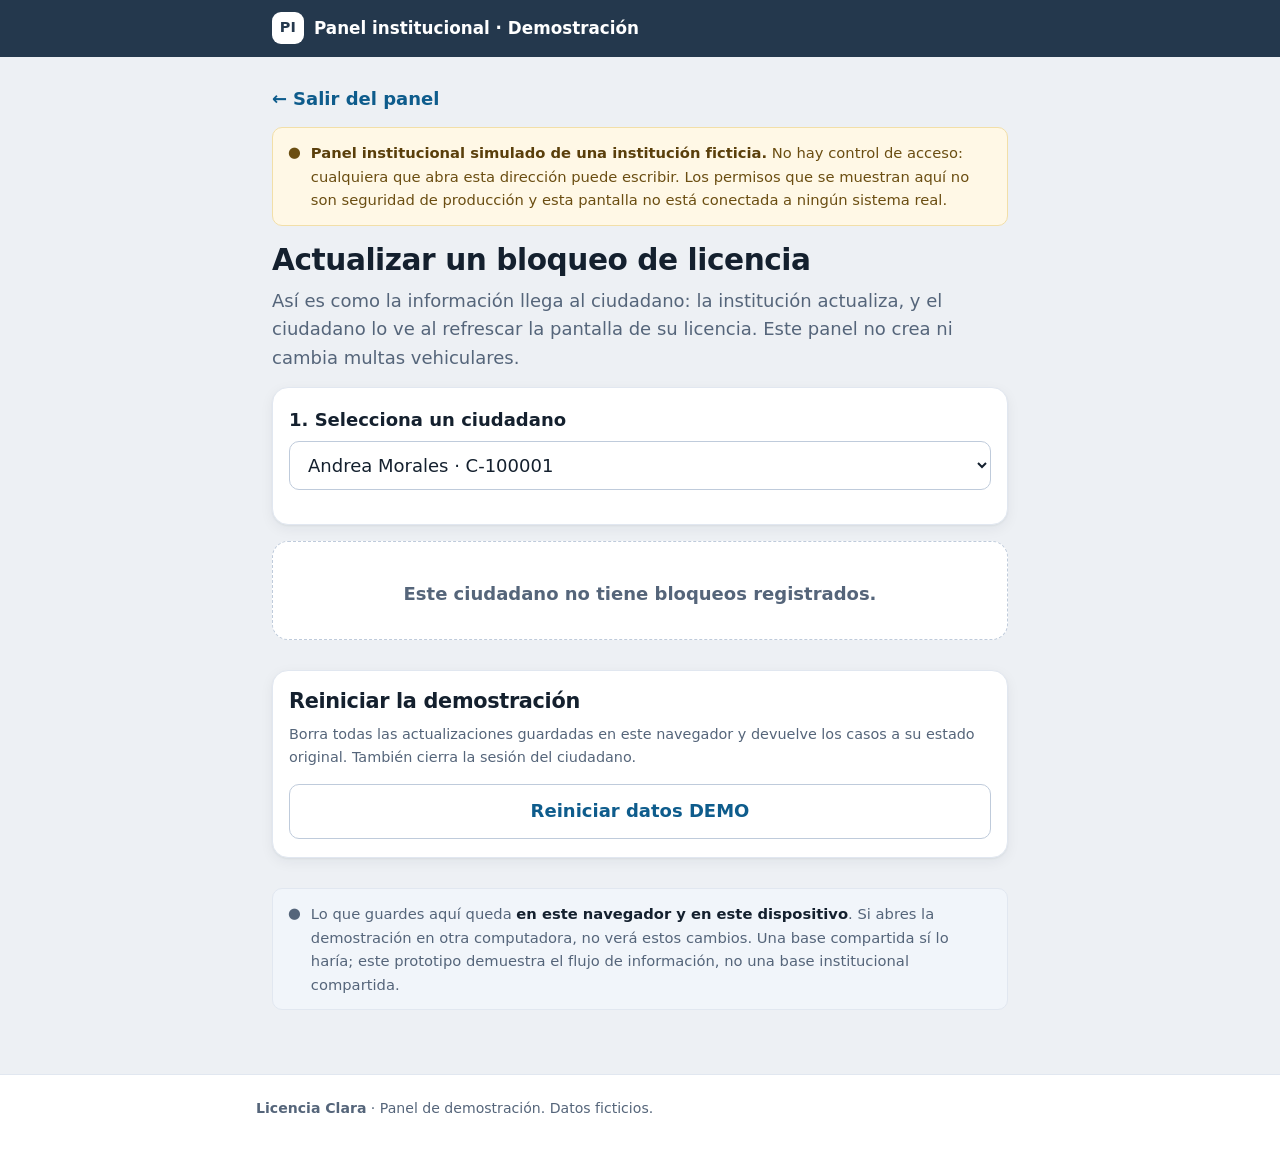
<file: panel.html>
<!DOCTYPE html>
<html lang="es">
<head>
<meta charset="utf-8">
<meta name="viewport" content="width=device-width, initial-scale=1">
<title>Panel institucional (demostración) · Licencia Clara</title>
<link rel="stylesheet" href="estilos.css">
<style>
  .fila-caso {
    display: flex; gap: 12px; align-items: center; justify-content: space-between;
    flex-wrap: wrap;
    padding: 14px 0; border-bottom: 1px solid var(--borde);
  }
  .fila-caso:last-child { border-bottom: 0; }
</style>
</head>
<body class="tema-panel">

<a class="saltar" href="#contenido">Saltar al contenido</a>

<header class="barra barra--panel">
  <div class="barra-interna">
    <span class="marca">
      <span class="marca-icono" aria-hidden="true">PI</span>
      Panel institucional · Demostración
    </span>
  </div>
</header>

<main class="contenedor" id="contenido">

  <a class="volver" href="index.html"><span aria-hidden="true">←</span> Salir del panel</a>

  <div class="aviso mb" role="note">
    <span class="aviso-icono" aria-hidden="true">●</span>
    <span><strong>Panel institucional simulado de una institución ficticia.</strong>
    No hay control de acceso: cualquiera que abra esta dirección puede escribir.
    Los permisos que se muestran aquí no son seguridad de producción y esta pantalla
    no está conectada a ningún sistema real.</span>
  </div>

  <h1>Actualizar un bloqueo de licencia</h1>
  <p class="suave">Así es como la información llega al ciudadano: la institución
  actualiza, y el ciudadano lo ve al refrescar la pantalla de su licencia.
  Este panel no crea ni cambia multas vehiculares.</p>

  <div class="tarjeta">
    <div class="campo sin-margen">
      <label for="ciudadano">1. Selecciona un ciudadano</label>
      <select id="ciudadano"></select>
    </div>
  </div>

  <div id="lista"></div>
  <div id="editor"></div>

  <div class="tarjeta mt2">
    <h2>Reiniciar la demostración</h2>
    <p class="pequeno suave">Borra todas las actualizaciones guardadas en este navegador
    y devuelve los casos a su estado original. También cierra la sesión del ciudadano.</p>
    <button type="button" class="boton boton--secundario boton--bloque" id="reiniciar">Reiniciar datos DEMO</button>
    <div id="aviso-reinicio" aria-live="polite"></div>
  </div>

  <div class="aviso aviso--neutro mt2">
    <span class="aviso-icono" aria-hidden="true">●</span>
    <span>Lo que guardes aquí queda <strong>en este navegador y en este dispositivo</strong>.
    Si abres la demostración en otra computadora, no verá estos cambios. Una base
    compartida sí lo haría; este prototipo demuestra el flujo de información, no
    una base institucional compartida.</span>
  </div>

</main>

<footer class="pie">
  <div class="pie-interna">
    <p class="sin-margen"><strong>Licencia Clara</strong> · Panel de demostración. Datos ficticios.</p>
  </div>
</footer>

<script src="datos.js"></script>
<script src="app.js"></script>
<script>
(function () {
  var selector = document.getElementById("ciudadano");
  var lista    = document.getElementById("lista");
  var editor   = document.getElementById("editor");
  var abierto  = "";
  /* Guardamos el mensaje aparte porque al guardar redibujamos la lista y el
     editor: si el mensaje viviera solo en el HTML, se borraría al instante. */
  var mensajeGuardado = "";

  /* 1. Ciudadanos */
  selector.innerHTML = DATOS.ciudadanos.map(function (c) {
    return '<option value="' + Ui.esc(c.id) + '">' + Ui.esc(c.nombre) + ' · ' + Ui.esc(c.id) + '</option>';
  }).join("");
  selector.addEventListener("change", function () { abierto = ""; mensajeGuardado = ""; pintarLista(); });

  /* 2. Sus bloqueos */
  function pintarLista() {
    var bloqueos = Datos.bloqueosDe(selector.value);

    if (bloqueos.length === 0) {
      lista.innerHTML = '<div class="vacio mt"><p><strong>Este ciudadano no tiene bloqueos registrados.</strong></p></div>';
      editor.innerHTML = "";
      return;
    }

    lista.innerHTML =
      '<div class="tarjeta">' +
        '<h2>2. Sus bloqueos de licencia</h2>' +
        bloqueos.map(function (b) {
          var muni = Datos.municipalidadPorId(b.municipalidad_id);
          return '<div class="fila-caso">' +
            '<div style="flex:1 1 220px">' +
              '<div><strong>' + Ui.esc(b.id) + '</strong></div>' +
              '<div class="pequeno suave">' + Ui.esc(muni.nombre) + ' · actualizado ' + Ui.esc(b.ultima_actualizacion) + '</div>' +
              '<div class="chips mt">' + Ui.chipEstado(b, { corto: true, usarColorSubestado: true }) + '</div>' +
            '</div>' +
            '<button type="button" class="boton boton--secundario abrir" data-caso="' + Ui.esc(b.id) + '">' +
              (abierto === b.id ? "Cerrar" : "Abrir") + '</button>' +
          '</div>';
        }).join("") +
      '</div>';

    Array.prototype.forEach.call(lista.querySelectorAll(".abrir"), function (boton) {
      boton.addEventListener("click", function () {
        var id = boton.getAttribute("data-caso");
        if (id !== abierto) mensajeGuardado = "";
        abierto = (abierto === id) ? "" : id;
        pintarLista();
        pintarEditor();
        if (abierto) {
          var e = document.getElementById("editor");
          if (e) e.scrollIntoView({ behavior: "smooth", block: "start" });
        }
      });
    });

    pintarEditor();
  }

  /* 3-6. Abrir, cambiar estado, escribir actualización, guardar */
  function pintarEditor() {
    if (!abierto) { editor.innerHTML = ""; return; }

    var b = Datos.bloqueoPorId(abierto);
    if (!b) { editor.innerHTML = ""; return; }
    var muni = Datos.municipalidadPorId(b.municipalidad_id);

    var opcionesEstado = Ui.listaEstados().map(function (e) {
      return '<option value="' + e.clave + '"' + (e.clave === b.estado ? " selected" : "") + '>' +
             e.icono + "  " + Ui.esc(e.etiqueta) + '</option>';
    }).join("");

    var opcionesSub = '<option value="">Sin especificar</option>' +
      Ui.listaSubestados().map(function (s) {
        return '<option value="' + s.clave + '"' + (s.clave === b.subestado ? " selected" : "") + '>' +
               Ui.esc(s.etiqueta) + '</option>';
      }).join("");

    editor.innerHTML =
      '<div class="tarjeta">' +
        '<h2>3. Bloqueo ' + Ui.esc(b.id) + '</h2>' +
        '<p class="pequeno suave">' + Ui.esc(muni.nombre) + ' · ' + Ui.esc(Datos.juzgadoPorId(b.juzgado_id).nombre) + '</p>' +

        '<div class="campo mt">' +
          '<label for="estado">4. Nuevo estado</label>' +
          '<select id="estado">' + opcionesEstado + '</select>' +
        '</div>' +

        '<div class="campo" id="caja-sub"' + (b.estado === "en_transito" ? "" : " hidden") + '>' +
          '<label for="subestado">Detalle del estado en Tránsito</label>' +
          '<p class="ayuda">Sin este detalle, "Pendiente en Tránsito" esconde si al ciudadano todavía le toca presentar la solicitud.</p>' +
          '<select id="subestado">' + opcionesSub + '</select>' +
        '</div>' +

        '<div class="campo">' +
          '<label for="proxima">Próxima acción para el ciudadano</label>' +
          '<p class="ayuda">Una frase, en lenguaje sencillo.</p>' +
          '<input type="text" id="proxima" value="' + Ui.esc(b.proxima_accion) + '">' +
        '</div>' +

        '<div class="campo">' +
          '<label for="nota">5. Escribe la actualización</label>' +
          '<p class="ayuda">Se agrega al historial del caso. Lo anterior no se borra.</p>' +
          '<textarea id="nota" placeholder="Ejemplo: el juzgado emitió el oficio de desbloqueo y está listo para ser retirado."></textarea>' +
        '</div>' +

        '<div class="campo">' +
          '<label for="fuente">Quién hace esta actualización</label>' +
          '<select id="fuente">' +
            '<option value="Juzgado DEMO">Juzgado DEMO</option>' +
            '<option value="Tránsito DEMO">Tránsito DEMO</option>' +
          '</select>' +
        '</div>' +

        '<div id="aviso-levantado"></div>' +

        '<button type="button" class="boton boton--bloque" id="guardar">6. Guardar</button>' +
        '<div id="resultado" aria-live="polite">' + mensajeGuardado + '</div>' +

        '<details class="desplegable mt">' +
          '<summary>Ver el historial actual (' + Datos.historialDe(b.id).length + ' eventos)</summary>' +
          '<div class="desplegable-cuerpo">' +
            '<ul class="linea">' + Datos.historialDe(b.id).map(function (h, i) {
              return '<li' + (i === 0 ? ' class="reciente"' : '') + '>' +
                '<div class="fecha">' + Ui.esc(h.fecha) + '</div>' +
                '<div class="titulo">' + Ui.esc(h.titulo) + '</div>' +
                (h.detalle ? '<div class="pequeno suave">' + Ui.esc(h.detalle) + '</div>' : '') +
                '<span class="fuente">' + Ui.esc(h.fuente) + '</span></li>';
            }).join("") + '</ul>' +
          '</div>' +
        '</details>' +
      '</div>';

    var campoEstado = document.getElementById("estado");
    var cajaSub = document.getElementById("caja-sub");
    var avisoLevantado = document.getElementById("aviso-levantado");

    function revisarEstado() {
      cajaSub.hidden = (campoEstado.value !== "en_transito");
      avisoLevantado.innerHTML = (campoEstado.value === "levantado")
        ? '<div class="aviso"><span class="aviso-icono" aria-hidden="true">●</span><span>' +
          'Estás marcando el bloqueo como <strong>levantado</strong>. En el mundo real esto solo lo puede hacer ' +
          'el Departamento de Tránsito al emitir la resolución. Ni el pago de la multa ni la orden del juzgado ' +
          'producen este estado por sí solos.</span></div>'
        : "";
    }
    campoEstado.addEventListener("change", revisarEstado);
    revisarEstado();

    document.getElementById("guardar").addEventListener("click", function () {
      var resultado = document.getElementById("resultado");
      var nota = document.getElementById("nota").value.trim();
      var proxima = document.getElementById("proxima").value.trim();

      if (!nota) {
        mensajeGuardado = "";
        resultado.innerHTML = '<div class="error"><span aria-hidden="true">⚠</span><span>Escribe la actualización antes de guardar. Es lo que verá el ciudadano en su historial.</span></div>';
        document.getElementById("nota").focus();
        return;
      }
      if (!proxima) {
        mensajeGuardado = "";
        resultado.innerHTML = '<div class="error"><span aria-hidden="true">⚠</span><span>Escribe cuál es la próxima acción para el ciudadano.</span></div>';
        document.getElementById("proxima").focus();
        return;
      }

      var r = Datos.actualizarBloqueo(abierto, {
        estado: campoEstado.value,
        subestado: document.getElementById("subestado") ? document.getElementById("subestado").value : "",
        proxima_accion: proxima,
        nota: nota,
        fuente: document.getElementById("fuente").value
      });

      if (!r.ok) {
        mensajeGuardado = "";
        resultado.innerHTML = '<div class="error"><span aria-hidden="true">⚠</span><span>' + Ui.esc(r.error) + '</span></div>';
        return;
      }

      mensajeGuardado = '<div class="exito"><span aria-hidden="true">✓</span><span>' +
        'Guardado. El caso quedó en "' + Ui.esc(Ui.textoEstado(r.bloqueo)) + '" y se agregó un evento al historial. ' +
        'El ciudadano lo verá al actualizar su pantalla.</span></div>';

      /* Redibujamos para que la lista y el historial muestren lo nuevo.
         El mensaje se vuelve a pintar porque vive fuera del HTML. */
      pintarLista();
    });
  }

  document.getElementById("reiniciar").addEventListener("click", function () {
    Datos.reiniciar();
    abierto = "";
    mensajeGuardado = "";
    pintarLista();
    document.getElementById("aviso-reinicio").innerHTML =
      '<div class="exito mt"><span aria-hidden="true">✓</span><span>Datos restablecidos. La demostración vuelve a empezar desde cero.</span></div>';
  });

  pintarLista();
})();
</script>

</body>
</html>
</file>
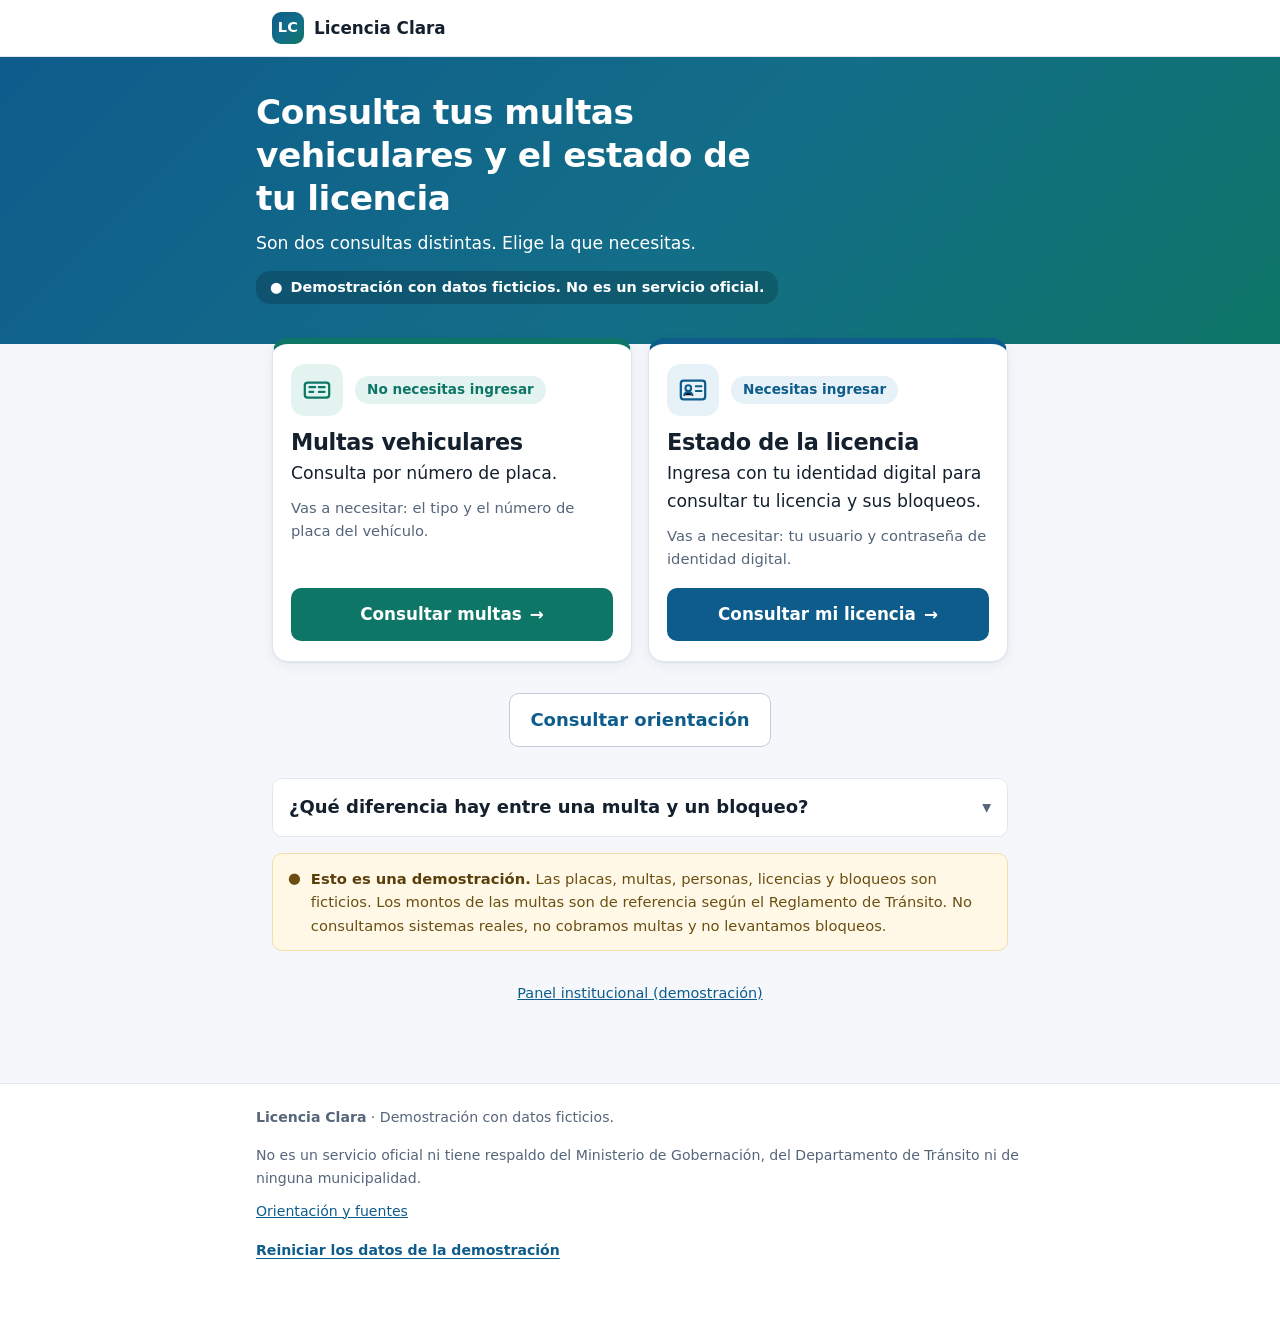
<file: una-pagina.html>
<!DOCTYPE html>
<html lang="es">
<head>
<meta charset="utf-8">
<meta name="viewport" content="width=device-width, initial-scale=1">
<title>Licencia Clara · Multas vehiculares y estado de tu licencia</title>
<meta name="description" content="Demostración con datos ficticios para consultar multas vehiculares por placa y el estado de una licencia de conducir en Guatemala. No es un servicio oficial.">
<style>
/* ==========================================================================
   LICENCIA CLARA · Hoja de estilos única
   Diseño: claro, con color, móvil primero. Texto grande y botones grandes.
   Si quieres cambiar los colores, cambia SOLO las variables de :root.

   Contraste: todos los textos sobre su fondo cumplen al menos 4.5:1 (WCAG AA).
   Las medidas de texto usan rem para que la web crezca si la persona agranda
   la letra en su navegador o teléfono.
   ========================================================================== */

:root {
  /* --- Superficies ----------------------------------------------------- */
  --fondo:        #F5F7FB;
  --superficie:   #FFFFFF;
  --superficie-2: #F1F5FA;
  --borde:        #E1E7F0;
  --borde-fuerte: #BFCBDB;
  --tinta:        #14202E;
  --tinta-suave:  #55657A;

  /* --- Marca ----------------------------------------------------------- */
  --acento:        #0E5C8C;
  --acento-oscuro: #0A4568;
  --acento-claro:  #1B84B8;
  --acento-suave:  #E6F1F8;
  /* El final del degradado es más oscuro que en la v1.0 para que el texto
     blanco se lea bien en todo el ancho (antes bajaba a 3:1). */
  --degradado:     linear-gradient(135deg, #0E5C8C 0%, #136E88 55%, #0E7667 100%);
  --degradado-suave: linear-gradient(135deg, #EAF3FA 0%, #E8F6F4 100%);

  /* --- Las dos consultas (identidad de servicio, siempre con texto) ----- */
  --multas:        #0E7667;   /* verde azulado: multas vehiculares, por placa */
  --multas-oscuro: #0A5A4F;
  --multas-suave:  #E3F4F0;
  --licencia:        #0E5C8C; /* azul: estado de la licencia, con identidad */
  --licencia-oscuro: #0A4568;
  --licencia-suave:  #E6F1F8;

  /* --- Estados (siempre con icono y texto, nunca solo color) ------------ */
  --accion-fondo: #FFF3D6;  --accion-texto: #8A5000;  --accion-borde: #F0C877;
  --juzgado-fondo:#E2EDFA;  --juzgado-texto:#14508C;  --juzgado-borde:#B2CDEC;
  --transito-fondo:#EDE9FB; --transito-texto:#4B3B94; --transito-borde:#C7BCEE;
  --listo-fondo:  #D9F5E4;  --listo-texto:  #0E6034;  --listo-borde:  #9EDCBA;
  --alerta-fondo: #FEE4E2;  --alerta-texto: #9A2A1F;  --alerta-borde: #F5B5AF;

  /* --- Colores por municipalidad (acento de identidad, no de estado) ---- */
  --muni-1: #1B5FA8;   /* azul   */
  --muni-2: #0E8C77;   /* verde  */
  --muni-3: #7E4BC4;   /* morado */
  --muni-4: #C2621C;   /* naranja*/
  --muni-5: #B03A6E;   /* rosa   */
  --muni-6: #2C7A8C;   /* petróleo */

  /* --- Medidas --------------------------------------------------------- */
  --radio:       16px;
  --radio-chico: 10px;
  --ancho:       48rem;
  --toque:       3rem;       /* alto mínimo de botones y campos (≈ 54 px) */
  --sombra:      0 1px 2px rgba(20,32,46,.05), 0 4px 14px rgba(20,32,46,.06);
  --sombra-alta: 0 2px 6px rgba(20,32,46,.07), 0 12px 28px rgba(20,32,46,.10);
}

/* --------------------------------------------------------------- Base --- */

* { box-sizing: border-box; }
html { -webkit-text-size-adjust: 100%; }

body {
  margin: 0;
  background: var(--fondo);
  color: var(--tinta);
  font-family: system-ui, -apple-system, "Segoe UI", Roboto, "Helvetica Neue", Arial, sans-serif;
  font-size: 112.5%;        /* 18 px con la letra normal; crece con la del navegador */
  line-height: 1.6;
  overflow-x: hidden;
  overflow-wrap: break-word;
}

h1, h2, h3 { line-height: 1.25; margin: 0 0 .5rem; font-weight: 700; letter-spacing: -.015em; }
h1 { font-size: clamp(1.5rem, 1.2rem + 1.6vw, 1.85rem); }
h2 { font-size: 1.3rem; }
h3 { font-size: 1.12rem; }
p  { margin: 0 0 .9rem; }
a  { color: var(--acento); }

.contenedor {
  width: 100%; max-width: var(--ancho); margin: 0 auto;
  padding: 20px 16px 64px;
}

.suave      { color: var(--tinta-suave); }
.pequeno    { font-size: .9rem; }
.centro     { text-align: center; }
.sin-margen { margin: 0; }
.mt   { margin-top: 1rem; }
.mt2  { margin-top: 1.9rem; }
.mb   { margin-bottom: 1rem; }

.solo-lectores {
  position: absolute; width: 1px; height: 1px; padding: 0; margin: -1px;
  overflow: hidden; clip: rect(0 0 0 0); white-space: nowrap; border: 0;
}

.saltar {
  position: absolute; left: -9999px; top: 0;
  background: var(--acento); color: #fff; padding: 12px 16px; z-index: 100;
}
.saltar:focus { left: 0; }

a:focus-visible, button:focus-visible, input:focus-visible,
select:focus-visible, textarea:focus-visible, summary:focus-visible,
[tabindex]:focus-visible {
  outline: 3px solid #1B6FA8;
  outline-offset: 3px; border-radius: 6px;
}
h2[tabindex="-1"]:focus { outline: none; }

/* ------------------------------------------------------------ Cabecera --- */

.barra { background: var(--superficie); border-bottom: 1px solid var(--borde); }
.barra-interna {
  max-width: var(--ancho); margin: 0 auto; padding: 12px 16px;
  display: flex; align-items: center; gap: 12px; flex-wrap: wrap;
}
.marca {
  display: flex; align-items: center; gap: 10px;
  font-weight: 700; font-size: 1.05rem; color: var(--tinta); text-decoration: none;
}
.marca-icono {
  width: 32px; height: 32px; border-radius: 9px;
  background: var(--degradado); color: #fff;
  display: grid; place-items: center; font-size: .9rem; font-weight: 700;
  flex: 0 0 auto; letter-spacing: .02em;
}
.barra-derecha { margin-left: auto; display: flex; align-items: center; gap: 10px; }

.barra--identidad { background: #1E2E42; border-bottom-color: #1E2E42; }
.barra--identidad .marca { color: #fff; }
.barra--identidad .marca-icono { background: #fff; color: #1E2E42; }

.barra--panel { background: #24384D; border-bottom-color: #24384D; }
.barra--panel .marca { color: #fff; }
.barra--panel .marca-icono { background: #fff; color: #24384D; }

body.tema-identidad { background: #E9EEF4; }
body.tema-panel     { background: #EDF0F4; }

/* ----------------------------------------------------------- Portada --- */

.portada {
  background: var(--degradado);
  color: #fff;
  padding: 34px 16px 40px;
  margin-bottom: -26px;
}
.portada-interna { max-width: var(--ancho); margin: 0 auto; }
.portada h1 { color: #fff; font-size: clamp(1.6rem, 1.2rem + 2vw, 2.15rem); margin-bottom: .6rem; max-width: 34rem; }
.portada p  { color: #fff; font-size: 1.08rem; margin-bottom: 0; }
.portada .portada-demo {
  display: inline-flex; gap: 8px; align-items: baseline; margin-top: 14px;
  font-size: .9rem; font-weight: 600;
  background: rgba(0,0,0,.18); border-radius: 14px; padding: 5px 14px;
}
.portada .servicio { margin-bottom: 12px; }
.portada--multas { background: linear-gradient(135deg, #0A5A4F 0%, #0E7667 60%, #136E88 100%); }
.portada-etiqueta {
  display: inline-block; margin-bottom: 12px;
  background: rgba(255,255,255,.18); color: #fff;
  border: 1px solid rgba(255,255,255,.3);
  border-radius: 999px; padding: 4px 13px;
  font-size: .82rem; font-weight: 600; letter-spacing: .02em;
}

/* --------------------------------------------------------------- Aviso --- */

.aviso {
  display: flex; gap: 10px; align-items: flex-start;
  background: #FFF8E6; border: 1px solid #F2DFA8;
  border-radius: var(--radio-chico); padding: 13px 15px;
  font-size: .92rem; color: #6B4E12;
}
.aviso strong { color: #5A3F0B; }
.aviso-icono { flex: 0 0 auto; line-height: 1.5; }

.aviso--neutro { background: var(--superficie-2); border-color: var(--borde); color: var(--tinta-suave); }
.aviso--neutro strong { color: var(--tinta); }

.aviso--jurado {
  background: linear-gradient(135deg, #FFF4E0 0%, #FFEDE4 100%);
  border-color: #F0C99A; color: #7A4A12;
}

/* -------------------------------------------------------------- Tarjeta --- */

.tarjeta {
  background: var(--superficie);
  border: 1px solid var(--borde);
  border-radius: var(--radio);
  padding: 18px 16px;
  box-shadow: var(--sombra);
  margin-bottom: 14px;
}
.tarjeta-titulo { display: flex; align-items: baseline; gap: 10px; flex-wrap: wrap; margin-bottom: .35rem; }

a.tarjeta-enlace { display: block; text-decoration: none; color: inherit; transition: box-shadow .15s, transform .15s; }
a.tarjeta-enlace:hover { box-shadow: var(--sombra-alta); transform: translateY(-1px); }

/* Tarjeta con franja de color de la municipalidad */
.tarjeta--muni { border-top: 4px solid var(--color-muni, var(--acento)); }

.muni-encabezado { display: flex; align-items: center; gap: 12px; }
.muni-sello {
  width: 42px; height: 42px; border-radius: 12px; flex: 0 0 auto;
  background: var(--color-muni, var(--acento)); color: #fff;
  display: grid; place-items: center; font-weight: 700; font-size: .92rem;
}

/* ------------------------------------------------------------- Botones --- */

.boton {
  display: inline-flex; align-items: center; justify-content: center; gap: 8px;
  min-height: var(--toque); padding: 12px 20px;
  border-radius: var(--radio-chico); border: 1px solid transparent;
  background: var(--acento); color: #fff;
  font: inherit; font-weight: 600; text-decoration: none;
  cursor: pointer; text-align: center;
  transition: background .15s, box-shadow .15s, transform .1s;
}
.boton:hover { background: var(--acento-oscuro); }
.boton:active { transform: translateY(1px); }

.boton--principal { background: var(--degradado); box-shadow: 0 3px 12px rgba(14,92,140,.28); }
.boton--principal:hover { background: var(--degradado); filter: brightness(1.06); }

.boton--secundario { background: var(--superficie); color: var(--acento); border-color: var(--borde-fuerte); }
.boton--secundario:hover { background: var(--acento-suave); border-color: var(--acento-claro); }

.boton--claro { background: #fff; color: var(--acento); }
.boton--claro:hover { background: #F0F6FB; }

.boton--bloque { width: 100%; }

/* Botón de cada consulta: mismo peso visual, distinto color de identidad. */
.boton--multas   { background: var(--multas); }
.boton--multas:hover   { background: var(--multas-oscuro); }
.boton--licencia { background: var(--licencia); }
.boton--licencia:hover { background: var(--licencia-oscuro); }

.boton[aria-disabled="true"], .boton:disabled {
  background: #EBEEF3; color: #5F6B7A; border-color: var(--borde);
  cursor: not-allowed; pointer-events: none; box-shadow: none;
}

.boton-texto {
  background: none; border: 0; padding: 8px 0; min-height: 44px;
  color: var(--acento); font: inherit; font-weight: 600; cursor: pointer;
  text-decoration: underline; text-underline-offset: 3px;
}

.botones { display: flex; flex-direction: column; gap: 10px; }
@media (min-width: 560px) {
  .botones--fila { flex-direction: row; flex-wrap: wrap; }
  .botones--fila > * { flex: 1 1 auto; }
}

.volver {
  display: inline-flex; align-items: center; gap: 6px;
  min-height: 44px; color: var(--acento); font-weight: 600;
  text-decoration: none; margin-bottom: 6px;
}
.volver:hover { text-decoration: underline; }

/* --------------------------------------------------------------- Chips --- */

.chip {
  display: inline-flex; align-items: center; gap: 6px;
  padding: 5px 11px; border-radius: 999px;
  font-size: .88rem; font-weight: 600; line-height: 1.35;
  border: 1px solid; background: #EDF1F6; color: #41505F; border-color: var(--borde-fuerte);
}
.chip-icono { font-size: .95em; }
.chip--accion   { background: var(--accion-fondo);   color: var(--accion-texto);   border-color: var(--accion-borde); }
.chip--juzgado  { background: var(--juzgado-fondo);  color: var(--juzgado-texto);  border-color: var(--juzgado-borde); }
.chip--transito { background: var(--transito-fondo); color: var(--transito-texto); border-color: var(--transito-borde); }
.chip--listo    { background: var(--listo-fondo);    color: var(--listo-texto);    border-color: var(--listo-borde); }
.chip--alerta   { background: var(--alerta-fondo);   color: var(--alerta-texto);   border-color: var(--alerta-borde); }
.chips { display: flex; flex-wrap: wrap; gap: 6px; }

/* --------------------------------------------------- Bloque "haz esto" --- */

.accion-ahora {
  border: 1px solid var(--accion-borde);
  background: linear-gradient(135deg, #FFF6E2 0%, #FFF0D2 100%);
  border-radius: var(--radio); padding: 16px; margin-bottom: 14px;
}
.accion-ahora .etiqueta {
  font-size: .78rem; font-weight: 700; text-transform: uppercase;
  letter-spacing: .07em; color: var(--accion-texto); margin-bottom: 5px;
}
.accion-ahora .frase { font-size: 1.15rem; font-weight: 700; color: #4A3208; margin: 0 0 6px; }
.accion-ahora .quien { font-size: .95rem; color: #6B4B12; margin: 0; }

.accion-ahora--espera { background: linear-gradient(135deg, #E7F0FB 0%, #DDEAF8 100%); border-color: var(--juzgado-borde); }
.accion-ahora--espera .etiqueta, .accion-ahora--espera .quien { color: var(--juzgado-texto); }
.accion-ahora--espera .frase { color: #123F6E; }

.accion-ahora--transito { background: linear-gradient(135deg, #F0EDFC 0%, #E9E4FA 100%); border-color: var(--transito-borde); }
.accion-ahora--transito .etiqueta, .accion-ahora--transito .quien { color: var(--transito-texto); }
.accion-ahora--transito .frase { color: #3A2F66; }

.accion-ahora--listo { background: linear-gradient(135deg, #DEF6E7 0%, #D2F1DE 100%); border-color: var(--listo-borde); }
.accion-ahora--listo .etiqueta, .accion-ahora--listo .quien { color: var(--listo-texto); }
.accion-ahora--listo .frase { color: #0D4A26; }

/* ---------------------------------------------------- Listas de datos --- */

.datos { margin: 0; }
.datos div {
  display: flex; flex-direction: column; gap: 2px;
  padding: 10px 0; border-bottom: 1px solid var(--borde);
}
.datos div:last-child { border-bottom: 0; }
.datos dt { color: var(--tinta-suave); font-size: .9rem; }
.datos dd { margin: 0; font-weight: 600; }

@media (min-width: 560px) {
  .datos div { flex-direction: row; gap: 16px; justify-content: space-between; align-items: baseline; }
  .datos dt { flex: 0 0 auto; font-size: .93rem; }
  .datos dd { text-align: right; }
}

/* Glosario */
.glosario { margin: 0; }
.glosario dt { font-weight: 700; margin-top: 14px; padding-top: 14px; border-top: 1px solid var(--borde); }
.glosario dt:first-child { margin-top: 0; padding-top: 0; border-top: 0; }
.glosario dd { margin: 4px 0 0; color: var(--tinta); }

/* Resumen de 3 números */
.resumen { display: grid; grid-template-columns: 1fr; gap: 10px; margin-top: 14px; }
@media (min-width: 520px) { .resumen { grid-template-columns: repeat(3, 1fr); } }
.resumen-caja {
  background: var(--superficie-2); border: 1px solid var(--borde);
  border-radius: var(--radio-chico); padding: 13px;
}
.resumen-numero { font-size: 1.8rem; font-weight: 700; line-height: 1.1; }
.resumen-texto  { font-size: .87rem; color: var(--tinta-suave); }
.resumen-caja--atencion {
  background: linear-gradient(135deg, #FFF3D6 0%, #FFEBC2 100%);
  border-color: var(--accion-borde);
}
.resumen-caja--atencion .resumen-numero, .resumen-caja--atencion .resumen-texto { color: var(--accion-texto); }
.resumen-caja--listo { background: linear-gradient(135deg, #DEF6E7 0%, #D0F0DD 100%); border-color: var(--listo-borde); }
.resumen-caja--listo .resumen-numero, .resumen-caja--listo .resumen-texto { color: var(--listo-texto); }

/* --------------------------------------------------------- Pasos guía --- */

.pasos { list-style: none; margin: 0; padding: 0; counter-reset: paso; }
.paso {
  position: relative; border: 1px solid var(--borde);
  border-radius: var(--radio-chico); background: var(--superficie);
  margin-bottom: 10px; overflow: hidden;
}
.paso[open] { border-color: var(--borde-fuerte); }
.paso > summary {
  list-style: none; cursor: pointer;
  padding: 14px 16px 14px 54px; min-height: 52px;
  display: flex; align-items: center; gap: 8px; flex-wrap: wrap; font-weight: 600;
}
.paso > summary::-webkit-details-marker { display: none; }
.paso > summary::before {
  counter-increment: paso; content: counter(paso);
  position: absolute; left: 14px; top: 13px;
  width: 28px; height: 28px; border-radius: 50%;
  background: #E7ECF2; color: var(--tinta-suave);
  display: grid; place-items: center; font-size: .9rem; font-weight: 700;
}
.paso > summary::after { content: "▾"; margin-left: auto; padding-left: 10px; color: var(--tinta-suave); font-size: 1.1rem; }
.paso[open] > summary::after { content: "▴"; }
.paso--actual { border-color: var(--acento); box-shadow: 0 0 0 1px var(--acento), var(--sombra); }
.paso--actual > summary::before { background: var(--degradado); color: #fff; }
.paso--hecho > summary::before { background: var(--listo-fondo); color: var(--listo-texto); content: "✓"; }
.paso-cuerpo { padding: 0 16px 16px 54px; }
.paso-etiqueta {
  font-size: .76rem; font-weight: 700; text-transform: uppercase;
  letter-spacing: .06em; color: var(--acento); margin: 13px 0 2px;
}
.paso-cuerpo ul { margin: 4px 0 0; padding-left: 20px; }
.paso-cuerpo li { margin-bottom: 4px; }
.marca-actual {
  font-size: .76rem; font-weight: 700; color: #fff;
  background: var(--acento); border-radius: 999px; padding: 3px 10px;
}

/* --------------------------------------------------------- Historial --- */

.linea { list-style: none; margin: 0; padding: 0; }
.linea li { position: relative; padding: 0 0 18px 26px; border-left: 2px solid var(--borde); margin-left: 6px; }
.linea li:last-child { border-left-color: transparent; padding-bottom: 0; }
.linea li::before {
  content: ""; position: absolute; left: -7px; top: 6px;
  width: 12px; height: 12px; border-radius: 50%;
  background: var(--borde-fuerte); border: 2px solid var(--fondo);
}
.linea li.reciente::before { background: var(--acento); box-shadow: 0 0 0 3px var(--acento-suave); }
.linea .fecha { font-size: .85rem; color: var(--tinta-suave); }
.linea .titulo { font-weight: 600; }
.linea .fuente {
  display: inline-block; font-size: .78rem; margin-top: 4px;
  background: var(--acento-suave); color: var(--acento); border-radius: 999px; padding: 2px 10px;
  font-weight: 600;
}

/* --------------------------------------------------------- Formulario --- */

.campo { margin-bottom: 16px; }
.campo label { display: block; font-weight: 600; margin-bottom: 6px; }
.campo .ayuda { font-size: .88rem; color: var(--tinta-suave); margin-bottom: 6px; }

input[type="text"], input[type="password"], select, textarea {
  width: 100%; min-height: var(--toque); padding: 12px 14px;
  font: inherit; color: var(--tinta); background: var(--superficie);
  border: 1px solid var(--borde-fuerte); border-radius: var(--radio-chico);
}
input:focus, select:focus, textarea:focus { border-color: var(--acento); }
textarea { min-height: 110px; resize: vertical; }
input[aria-invalid="true"], textarea[aria-invalid="true"] { border-color: #B42318; }

.error, .exito {
  display: flex; gap: 8px; align-items: flex-start;
  margin-top: 8px; padding: 11px 13px;
  border-radius: var(--radio-chico); font-size: .92rem; font-weight: 600;
}
.error { background: var(--alerta-fondo); border: 1px solid var(--alerta-borde); color: var(--alerta-texto); }
.exito { background: var(--listo-fondo); border: 1px solid var(--listo-borde); color: var(--listo-texto); }

.credenciales {
  background: var(--degradado-suave); border: 1px solid var(--borde);
  border-radius: var(--radio); padding: 15px; margin-bottom: 18px;
}
.credenciales h3 { font-size: .95rem; margin-bottom: 8px; }
.credenciales table { width: 100%; border-collapse: collapse; font-size: .92rem; }
.credenciales th, .credenciales td { text-align: left; padding: 5px 6px 5px 0; }
.credenciales th { color: var(--tinta-suave); font-weight: 600; }
.credenciales code { background: #fff; border: 1px solid var(--borde); border-radius: 5px; padding: 1px 6px; }
/* En pantallas angostas o con letra grande, cada usuario de prueba se
   muestra como una ficha en vez de una tabla que se sale de la pantalla. */
@media (max-width: 36rem) {
  .credenciales table, .credenciales tbody, .credenciales tr, .credenciales td { display: block; width: 100%; }
  .credenciales thead { position: absolute; width: 1px; height: 1px; overflow: hidden; clip: rect(0 0 0 0); }
  .credenciales tr { background: rgba(255,255,255,.7); border-radius: 10px; padding: 8px 10px; margin-bottom: 8px; }
  .credenciales td { padding: 0; }
  .credenciales td:nth-child(2)::before { content: "Usuario: "; color: var(--tinta-suave); }
  .credenciales td:nth-child(3)::before { content: "Contraseña: "; color: var(--tinta-suave); }
}

/* --------------------------------------------------------- Contactos --- */

.contacto-dato { padding: 10px 0; border-bottom: 1px solid var(--borde); }
.contacto-dato:last-of-type { border-bottom: 0; }
.contacto-dato .rotulo { font-size: .85rem; color: var(--tinta-suave); }
.contacto-dato .valor  { font-weight: 600; }
.pendiente { color: #9A2A1F; font-weight: 600; }
.nota-verificacion {
  font-size: .84rem; color: var(--tinta-suave);
  border-top: 1px dashed var(--borde); margin-top: 10px; padding-top: 10px;
}

/* ----------------------------------------------------------- Detalles --- */

.desplegable {
  border: 1px solid var(--borde); border-radius: var(--radio-chico);
  background: var(--superficie); margin-bottom: 10px;
}
.desplegable > summary {
  cursor: pointer; padding: 14px 16px; min-height: 52px;
  display: flex; align-items: center; font-weight: 600; gap: 10px; list-style: none;
}
.desplegable > summary::-webkit-details-marker { display: none; }
.desplegable > summary::after { content: "▾"; margin-left: auto; color: var(--tinta-suave); font-size: 1.1rem; }
.desplegable[open] > summary::after { content: "▴"; }
.desplegable-cuerpo { padding: 0 16px 16px; }

/* -------------------------------------------------------- Estado vacío --- */

.vacio {
  text-align: center; padding: 30px 18px;
  background: var(--superficie); border: 1px dashed var(--borde-fuerte);
  border-radius: var(--radio);
}
.vacio-icono {
  width: 54px; height: 54px; margin: 0 auto 10px; border-radius: 50%;
  background: var(--degradado-suave); color: var(--acento);
  display: grid; place-items: center; font-size: 1.5rem;
}
.vacio p { color: var(--tinta-suave); margin: 8px 0 0; }

.cargando { text-align: center; padding: 40px 16px; color: var(--tinta-suave); }

/* ============================================== CONSULTA POR PLACA ====== */

/* Campo de placa: se ve como una placa de verdad */
.placa-caja { display: flex; flex-wrap: wrap; gap: 10px; align-items: flex-end; }
.placa-caja label { line-height: 1.3; }
.placa-tipo { flex: 0 0 7.5rem; }
.placa-numero { flex: 1 1 9rem; min-width: 0; }
.placa-caja input, .placa-caja select { min-width: 0; }
#placa-numero, .placa-numero input {
  font-family: ui-monospace, SFMono-Regular, Menlo, Consolas, monospace;
  font-size: 1.25rem; font-weight: 700; letter-spacing: .08em;
  text-transform: uppercase; text-align: center;
}
.placa-muestra {
  display: inline-flex; align-items: center; gap: 8px;
  background: #fff; border: 2px solid var(--tinta); border-radius: 8px;
  padding: 7px 14px; font-family: ui-monospace, Menlo, Consolas, monospace;
  font-weight: 700; font-size: 1.05rem; letter-spacing: .06em;
}
.placa-muestra .tipo {
  background: var(--tinta); color: #fff; border-radius: 4px;
  padding: 1px 7px; font-size: .85rem;
}

/* Lista de portales durante la consulta simulada */
.portales { list-style: none; margin: 0; padding: 0; }
.portal {
  display: flex; align-items: center; gap: 12px;
  padding: 11px 0; border-bottom: 1px solid var(--borde);
}
.portal:last-child { border-bottom: 0; }
.portal-luz {
  width: 26px; height: 26px; border-radius: 50%; flex: 0 0 auto;
  display: grid; place-items: center; font-size: .85rem; font-weight: 700;
  background: #E7ECF2; color: #98A5B4;
  transition: background .25s, color .25s, box-shadow .25s;
}
/* El nombre y el lugar van en renglones distintos: si quedan pegados
   se leen como una sola palabra ("EMETRAMunicipalidad de Guatemala"). */
.portal-texto  { flex: 1 1 auto; min-width: 0; }
.portal-nombre { display: block; font-weight: 600; font-size: .95rem; line-height: 1.35; }
.portal-lugar  { display: block; font-size: .82rem; color: var(--tinta-suave); line-height: 1.4; }
.portal-marca  { font-size: .82rem; font-weight: 600; color: var(--tinta-suave); flex: 0 0 auto; text-align: right; max-width: 40%; }

.portal--consultando .portal-luz {
  background: var(--acento-suave); color: var(--acento);
  box-shadow: 0 0 0 4px rgba(27,132,184,.16);
  animation: latido 1s ease-in-out infinite;
}
.portal--consultando .portal-marca { color: var(--acento); }
.portal--listo .portal-luz { background: var(--listo-fondo); color: var(--listo-texto); }
.portal--listo .portal-marca { color: var(--listo-texto); }
.portal--hallazgo .portal-luz { background: var(--accion-fondo); color: var(--accion-texto); }
.portal--hallazgo .portal-marca { color: var(--accion-texto); }

@keyframes latido {
  0%, 100% { box-shadow: 0 0 0 3px rgba(27,132,184,.14); }
  50%      { box-shadow: 0 0 0 8px rgba(27,132,184,.05); }
}

/* Barra de avance de la consulta */
.avance {
  height: 8px; border-radius: 999px; background: var(--superficie-2);
  overflow: hidden; margin: 4px 0 16px; border: 1px solid var(--borde);
}
.avance-relleno {
  height: 100%; width: 0%; background: var(--degradado);
  transition: width .28s ease;
}

/* Encabezado de resultados */
.resultado-cabecera {
  background: var(--degradado); color: #fff;
  border-radius: var(--radio); padding: 18px 16px; margin-bottom: 14px;
}
.resultado-cabecera h2 { color: #fff; margin-bottom: 4px; }
.resultado-cabecera p { color: #fff; margin: 0; font-size: .95rem; }
.resultado-cabecera .servicio { margin-bottom: 10px; }
.resultado-cabecera--multas { background: linear-gradient(135deg, #0A5A4F 0%, #0E7667 60%, #136E88 100%); }
/* La placa va sobre fondo blanco aunque la cabecera sea de color:
   si hereda el blanco del encabezado, el número desaparece. */
.resultado-cabecera .placa-muestra {
  margin-top: 10px; background: #fff; color: var(--tinta); border-color: #fff;
}
.resultado-cabecera .placa-muestra .tipo { background: var(--tinta); color: #fff; }

/* Sello del portal que "encontró" el caso */
.sello-portal {
  display: inline-flex; align-items: center; gap: 7px;
  background: var(--superficie-2); border: 1px solid var(--borde);
  border-radius: 999px; padding: 4px 12px;
  font-size: .82rem; font-weight: 600; color: var(--tinta-suave);
}
.sello-portal .punto {
  width: 8px; height: 8px; border-radius: 50%;
  background: var(--color-muni, var(--acento)); flex: 0 0 auto;
}

/* Cuadrícula de tipos de placa */
.tipos-nota { font-size: .84rem; color: var(--tinta-suave); margin-top: -8px; }


/* ====================================== LAS DOS CONSULTAS DEL INICIO ==== */

.opciones { display: grid; grid-template-columns: 1fr; gap: 16px; position: relative; }
@media (min-width: 40rem) { .opciones { grid-template-columns: 1fr 1fr; } }

.opcion {
  display: flex; flex-direction: column;
  background: var(--superficie); border: 1px solid var(--borde);
  border-top: 6px solid var(--color-opcion);
  border-radius: var(--radio); padding: 20px 18px;
  box-shadow: var(--sombra);
}
.opcion--multas   { --color-opcion: var(--multas);   --color-opcion-suave: var(--multas-suave); }
.opcion--licencia { --color-opcion: var(--licencia); --color-opcion-suave: var(--licencia-suave); }
.opcion h3 { font-size: 1.4rem; margin: 12px 0 4px; color: var(--tinta); }
.opcion-cabeza { display: flex; align-items: center; gap: 12px; flex-wrap: wrap; }
.opcion-icono {
  width: 52px; height: 52px; border-radius: 14px; flex: 0 0 auto;
  display: grid; place-items: center;
  background: var(--color-opcion-suave); color: var(--color-opcion);
}
.opcion-requisito {
  font-size: .85rem; font-weight: 700; color: var(--color-opcion);
  background: var(--color-opcion-suave); border-radius: 999px; padding: 3px 12px;
}
.opcion-descripcion { font-size: 1.08rem; margin-bottom: .5rem; }
.opcion-detalle { font-size: .92rem; color: var(--tinta-suave); margin-bottom: 1.1rem; }
.opcion .boton { margin-top: auto; font-size: 1.05rem; }

/* Etiqueta de servicio: icono + texto, nunca solo color */
.servicio {
  display: inline-flex; align-items: center; gap: 8px;
  font-size: .88rem; font-weight: 700; line-height: 1.3;
  border-radius: 16px; padding: 4px 13px 4px 4px;
  background: var(--multas-suave); color: var(--multas-oscuro);
}
.servicio-icono {
  min-width: 26px; height: 26px; padding: 0 5px; border-radius: 999px;
  display: grid; place-items: center; font-size: .72rem; letter-spacing: .02em;
  background: var(--multas); color: #fff;
}
.servicio--licencia { background: var(--licencia-suave); color: var(--licencia-oscuro); }
.servicio--licencia .servicio-icono { background: var(--licencia); }
.servicio--claro { background: rgba(255,255,255,.95); }

.nota-servicio {
  font-size: .95rem; color: var(--tinta);
  border-left: 4px solid var(--borde-fuerte); padding: 4px 0 4px 12px; margin: 1rem 0;
}

/* Casilla (checkbox) grande y fácil de tocar */
.campo .casilla, .casilla {
  display: flex; align-items: center; gap: 10px;
  min-height: 44px; margin: 6px 0 0; font-weight: 500; cursor: pointer;
}
.casilla input { width: 22px; height: 22px; flex: 0 0 auto; margin: 0; }

/* ======================================================== MULTAS ======== */

.multa {
  background: var(--superficie-2); border: 1px solid var(--borde);
  border-left: 5px solid var(--accion-borde);
  border-radius: var(--radio-chico); padding: 14px; margin-top: 12px;
}
.multa--pagada { border-left-color: var(--listo-borde); }
.multa-arriba { display: flex; flex-wrap: wrap; gap: 6px 12px; align-items: center; justify-content: space-between; margin-bottom: 8px; }
.multa-ref { font-size: .85rem; color: var(--tinta-suave); }
.multa-rotulo { font-size: .85rem; color: var(--tinta-suave); margin: 0; }
.multa-infraccion { font-size: 1.1rem; font-weight: 700; line-height: 1.35; margin: 0 0 6px; }
.multa .datos dd { font-weight: 500; }
.multa .datos dd.monto { font-weight: 700; }
.nowrap { white-space: nowrap; }
.datos--compactos div { padding: 7px 0; }
.datos .monto, .monto { font-variant-numeric: tabular-nums; white-space: nowrap; }
.datos dd.monto { font-size: 1.1rem; }

.total { border-left: 6px solid var(--multas); }
.total-rotulo { font-size: .9rem; font-weight: 700; color: var(--tinta-suave); margin: 0; }
.total-cifra {
  font-size: 2rem; font-weight: 700; line-height: 1.2; margin: 2px 0 8px;
  color: var(--tinta); font-variant-numeric: tabular-nums;
}
.total-cifra--listo { color: var(--listo-texto); font-size: 1.6rem; }
.total-cifra--pendiente { color: #9A2A1F; font-size: 1.3rem; }
.total-lista { margin: 0 0 10px; padding-left: 20px; }
.total-lista li { margin-bottom: 3px; }

/* Tabla de montos de referencia (Orientación) */
.tabla-desplazable {
  overflow-x: auto; background: var(--superficie);
  border: 1px solid var(--borde); border-radius: var(--radio-chico); margin-bottom: 14px;
}
.tabla { width: 100%; border-collapse: collapse; font-size: .93rem; min-width: 36rem; }
.tabla th, .tabla td { text-align: left; vertical-align: top; padding: 10px 12px; border-bottom: 1px solid var(--borde); }
.tabla th { background: var(--superficie-2); color: var(--tinta); font-weight: 700; }
.tabla tr:last-child td { border-bottom: 0; }
.verif { display: inline-flex; gap: 5px; font-weight: 600; font-size: .88rem; }
.verif--ok { color: var(--listo-texto); }
.verif--pendiente { color: #9A2A1F; }
.lista-correcciones { margin: 0; padding-left: 20px; }
.lista-correcciones li { margin-bottom: 10px; }

/* --------------------------------------------------------------- Pie --- */

.pie {
  border-top: 1px solid var(--borde); background: var(--superficie);
  padding: 22px 16px 44px; font-size: .88rem; color: var(--tinta-suave);
}
.pie-interna { max-width: var(--ancho); margin: 0 auto; }
.pie a { color: var(--acento); }
.pie ul { list-style: none; padding: 0; margin: 10px 0 0; }
.pie li { margin-bottom: 6px; }

/* -------------------------------------------------------- Impresión --- */

@media print {
  .barra, .pie, .no-imprimir, .volver, .portada { display: none !important; }
  body { background: #fff; font-size: 12pt; }
  .tarjeta, .paso { break-inside: avoid; box-shadow: none; border-color: #999; }
  .paso .paso-cuerpo, .desplegable-cuerpo { display: block !important; }
  .accion-ahora, .resultado-cabecera { background: #fff !important; color: #000 !important; border: 2px solid #000; }
  .multa { break-inside: avoid; }
  .resultado-cabecera h2, .resultado-cabecera p { color: #000 !important; }
  a[href^="http"]::after { content: " (" attr(href) ")"; font-size: 9pt; word-break: break-all; }
}

@media (prefers-reduced-motion: reduce) {
  *, *::before, *::after { animation: none !important; transition: none !important; scroll-behavior: auto !important; }
  a.tarjeta-enlace:hover, .boton:active { transform: none; }
}

/* Celulares muy angostos (320 px) o letra muy grande: todo en una columna. */
@media (max-width: 22rem) {
  .placa-caja { flex-direction: column; }
  .placa-tipo { flex: 1 1 auto; }
  .portal { flex-wrap: wrap; }
  .portal-marca { max-width: none; text-align: left; margin-left: 38px; }
}

</style>
<style>

  .perfil { display: flex; align-items: center; gap: 14px; }
  .avatar {
    width: 56px; height: 56px; border-radius: 50%;
    background: var(--acento-suave); color: var(--acento);
    display: grid; place-items: center;
    font-weight: 700; font-size: 1.25rem; flex: 0 0 auto;
  }
  .perfil-nombre { font-weight: 600; font-size: 1.05rem; }
  .muni-cabecera { display: flex; align-items: flex-start; gap: 10px; justify-content: space-between; }
  .muni-cuenta { font-size: .9rem; color: var(--tinta-suave); }


  .codigo {
    font-family: ui-monospace, SFMono-Regular, Menlo, Consolas, monospace;
    background: #EEF1F4; border: 1px solid var(--borde);
    border-radius: 6px; padding: 2px 8px; font-size: .92em;
  }
  .razon {
    background: #F4F6F8; border-left: 4px solid var(--borde-fuerte);
    border-radius: 0 var(--radio-chico) var(--radio-chico) 0;
    padding: 12px 14px; margin: 0 0 4px;
  }


  .fila-caso {
    display: flex; gap: 12px; align-items: center; justify-content: space-between;
    flex-wrap: wrap;
    padding: 14px 0; border-bottom: 1px solid var(--borde);
  }
  .fila-caso:last-child { border-bottom: 0; }

</style>
</head>
<body>

<div id="app"></div>

<script type="text/plantilla" id="tpl-inicio" data-clase="">
<a class="saltar" href="#" data-saltar="1">Saltar al contenido</a>

<header class="barra">
  <div class="barra-interna">
    <a class="marca" href="#inicio">
      <span class="marca-icono" aria-hidden="true">LC</span>
      Licencia Clara
    </a>
    <div class="barra-derecha" id="barra-derecha"></div>
  </div>
</header>

<div class="portada">
  <div class="portada-interna">
    <h1>Consulta tus multas vehiculares y el estado de tu licencia</h1>
    <p>Son dos consultas distintas. Elige la que necesitas.</p>
    <p class="portada-demo"><span aria-hidden="true">●</span> Demostración con datos ficticios. No es un servicio oficial.</p>
  </div>
</div>

<main class="contenedor" id="contenido">

  <h2 class="solo-lectores">Elige una consulta</h2>

  <div class="opciones">

    <section class="opcion opcion--multas" aria-labelledby="titulo-multas">
      <div class="opcion-cabeza">
        <span class="opcion-icono" aria-hidden="true">
          <svg viewBox="0 0 32 32" width="30" height="30" focusable="false"><rect x="3" y="8" width="26" height="16" rx="3" fill="none" stroke="currentColor" stroke-width="2.4"/><path d="M8 13h6M8 18h4M18 13h6M18 18h6" stroke="currentColor" stroke-width="2.4" stroke-linecap="round"/></svg>
        </span>
        <span class="opcion-requisito">No necesitas ingresar</span>
      </div>
      <h3 id="titulo-multas">Multas vehiculares</h3>
      <p class="opcion-descripcion">Consulta por número de placa.</p>
      <p class="opcion-detalle">Vas a necesitar: el tipo y el número de placa del vehículo.</p>
      <a class="boton boton--multas boton--bloque" href="#consulta-placa">Consultar multas <span aria-hidden="true">→</span></a>
    </section>

    <section class="opcion opcion--licencia" aria-labelledby="titulo-licencia">
      <div class="opcion-cabeza">
        <span class="opcion-icono" aria-hidden="true">
          <svg viewBox="0 0 32 32" width="30" height="30" focusable="false"><rect x="3" y="6" width="26" height="20" rx="3" fill="none" stroke="currentColor" stroke-width="2.4"/><circle cx="11" cy="14" r="3" fill="none" stroke="currentColor" stroke-width="2.2"/><path d="M6.5 21.5c1-2.6 2.6-3.5 4.5-3.5s3.5.9 4.5 3.5M19 12h6M19 17h6" stroke="currentColor" stroke-width="2.2" stroke-linecap="round"/></svg>
        </span>
        <span class="opcion-requisito">Necesitas ingresar</span>
      </div>
      <h3 id="titulo-licencia">Estado de la licencia</h3>
      <p class="opcion-descripcion">Ingresa con tu identidad digital para consultar tu licencia y sus bloqueos.</p>
      <p class="opcion-detalle">Vas a necesitar: tu usuario y contraseña de identidad digital.</p>
      <a class="boton boton--licencia boton--bloque" href="#identidad" id="ir-licencia">Consultar mi licencia <span aria-hidden="true">→</span></a>
    </section>

  </div>

  <div class="centro mt2">
    <a class="boton boton--secundario" href="#orientacion">Consultar orientación</a>
  </div>

  <details class="desplegable mt2">
    <summary>¿Qué diferencia hay entre una multa y un bloqueo?</summary>
    <div class="desplegable-cuerpo">
      <p><strong>La multa vehicular</strong> es la sanción económica por una infracción.
      Queda asociada a la placa del vehículo y se paga a la municipalidad.
      Por eso se consulta con la placa.</p>
      <p><strong>El bloqueo de licencia</strong> es una marca en el registro de una persona
      en el Departamento de Tránsito. Impide hacer trámites con su licencia y lo ordena un
      Juzgado de Asuntos Municipales de Tránsito. Por eso se consulta ingresando con identidad digital.</p>
      <p class="sin-margen"><strong>Son registros distintos.</strong> Pagar una multa no levanta un
      bloqueo por sí solo, no todo bloqueo tiene una multa y consultar una placa no dice
      nada sobre la licencia de nadie.</p>
    </div>
  </details>

  <div class="mt" id="aviso-demo"></div>

  <p class="centro mt2 pequeno suave">
    <a href="#panel">Panel institucional (demostración)</a>
  </p>

</main>

<footer class="pie">
  <div class="pie-interna">
    <p class="sin-margen"><strong>Licencia Clara</strong> · Demostración con datos ficticios.</p>
    <p class="sin-margen mt">No es un servicio oficial ni tiene respaldo del Ministerio de Gobernación,
    del Departamento de Tránsito ni de ninguna municipalidad.</p>
    <ul>
      <li><a href="#orientacion">Orientación y fuentes</a></li>
      <li><button type="button" class="boton-texto" id="reiniciar">Reiniciar los datos de la demostración</button></li>
    </ul>
    <p class="pequeno" id="aviso-guardado"></p>
  </div>
</footer>
</script>

<script type="text/plantilla" id="tpl-identidad" data-clase="tema-identidad">
<a class="saltar" href="#" data-saltar="1">Saltar al contenido</a>

<header class="barra barra--identidad">
  <div class="barra-interna">
    <span class="marca">
      <span class="marca-icono" aria-hidden="true">ID</span>
      Identidad Digital · Prototipo / Simulación
    </span>
  </div>
</header>

<main class="contenedor" id="contenido">

  <a class="volver" href="#inicio"><span aria-hidden="true">←</span> Volver al inicio de Licencia Clara</a>

  <div class="aviso mb" role="note">
    <span class="aviso-icono" aria-hidden="true">●</span>
    <span><strong>Esta pantalla es una simulación.</strong> Representa cómo sería
    entrar con una identidad digital, pero no es autenticación segura, no es un
    portal del Gobierno y no debes escribir aquí credenciales reales de ningún servicio.</span>
  </div>

  <div id="etiqueta-servicio" class="mb"></div>
  <h1>Ingresa con tu identidad digital</h1>
  <p class="suave">Para ver el estado de tu licencia y sus bloqueos primero debes
  identificarte. Licencia Clara no te pide crear una cuenta nueva: te identificas
  aquí y regresas a tu licencia.</p>
  <p class="nota-servicio">¿Solo quieres ver las multas de un vehículo? Eso no necesita ingreso:
  <a href="#consulta-placa">consultar multas por placa</a>.</p>

  <div id="sesion-abierta"></div>

  <div class="credenciales">
    <h3>Credenciales de prueba</h3>
    <table>
      <thead>
        <tr><th scope="col">Ciudadano</th><th scope="col">Usuario</th><th scope="col">Contraseña</th></tr>
      </thead>
      <tbody id="tabla-credenciales"></tbody>
    </table>
    <p class="pequeno suave sin-margen mt">Toca un usuario para llenar el formulario. Después pulsa <strong>Ingresar</strong>.</p>
  </div>

  <form id="formulario" novalidate>
    <div class="campo">
      <label for="usuario">Usuario</label>
      <p class="ayuda" id="ayuda-usuario">Por ejemplo: sofia.demo</p>
      <input type="text" id="usuario" name="usuario" autocomplete="off"
             autocapitalize="none" spellcheck="false"
             aria-describedby="ayuda-usuario" required>
    </div>

    <div class="campo">
      <label for="clave">Contraseña</label>
      <p class="ayuda" id="ayuda-clave">Para esta demostración todas son: demo1234</p>
      <input type="password" id="clave" name="clave" autocomplete="off"
             aria-describedby="ayuda-clave" required>
      <label class="casilla">
        <input type="checkbox" id="ver-clave">
        <span>Mostrar la contraseña</span>
      </label>
    </div>

    <div id="mensaje" role="alert" aria-live="polite"></div>

    <button type="submit" class="boton boton--licencia boton--bloque mt">Ingresar</button>
  </form>

</main>

<footer class="pie">
  <div class="pie-interna">
    <p class="sin-margen">Pantalla de simulación creada para el prototipo Licencia Clara.
    No representa ni imita un sistema de identidad digital existente.</p>
  </div>
</footer>
</script>

<script type="text/plantilla" id="tpl-mi-licencia" data-clase="">
<a class="saltar" href="#" data-saltar="1">Saltar al contenido</a>

<header class="barra">
  <div class="barra-interna">
    <a class="marca" href="#mi-licencia">
      <span class="marca-icono" aria-hidden="true">LC</span>
      Licencia Clara
    </a>
    <div class="barra-derecha" id="barra-derecha"></div>
  </div>
</header>

<main class="contenedor" id="contenido">
  <div id="cargando" class="cargando">Cargando tu información…</div>
  <div id="pagina" hidden></div>
</main>

<footer class="pie">
  <div class="pie-interna">
    <p class="sin-margen"><strong>Licencia Clara</strong> · Demostración con datos ficticios.
    No es un servicio oficial.</p>
    <ul>
      <li><a href="#orientacion">Orientación y fuentes</a></li>
      <li><a href="#inicio">Inicio</a></li>
    </ul>
  </div>
</footer>
</script>

<script type="text/plantilla" id="tpl-caso" data-clase="">
<a class="saltar" href="#" data-saltar="1">Saltar al contenido</a>

<header class="barra no-imprimir">
  <div class="barra-interna">
    <a class="marca" href="#mi-licencia">
      <span class="marca-icono" aria-hidden="true">LC</span>
      Licencia Clara
    </a>
    <div class="barra-derecha" id="barra-derecha"></div>
  </div>
</header>

<main class="contenedor" id="contenido">
  <div id="cargando" class="cargando">Cargando el bloqueo…</div>
  <div id="pagina" hidden></div>
</main>

<footer class="pie">
  <div class="pie-interna">
    <p class="sin-margen"><strong>Licencia Clara</strong> · Demostración con datos ficticios.
    La orientación de esta pantalla es general y no sustituye lo que te indique el juzgado.</p>
    <ul>
      <li><a href="#mi-licencia">Mi licencia</a></li>
      <li><a href="#inicio">Inicio</a></li>
      <li><a href="#orientacion">Orientación y fuentes</a></li>
    </ul>
  </div>
</footer>
</script>

<script type="text/plantilla" id="tpl-consulta-placa" data-clase="">
<a class="saltar" href="#" data-saltar="1">Saltar al contenido</a>

<header class="barra no-imprimir">
  <div class="barra-interna">
    <a class="marca" href="#inicio">
      <span class="marca-icono" aria-hidden="true">LC</span>
      Licencia Clara
    </a>
    <div class="barra-derecha" id="barra-derecha"></div>
  </div>
</header>

<div class="portada portada--multas">
  <div class="portada-interna">
    <span id="etiqueta-servicio"></span>
    <h1>Consulta las multas de un vehículo</h1>
    <p>Escribe la placa una sola vez. No necesitas ingresar.</p>
  </div>
</div>

<main class="contenedor" id="contenido">

  <!-- 1. Formulario -->
  <section id="fase-formulario">
    <a class="volver" href="#inicio"><span aria-hidden="true">←</span> Volver al inicio</a>

    <div class="tarjeta">
      <h2>Datos de la placa</h2>

      <form id="formulario" novalidate>
        <div class="campo">
          <div class="placa-caja">
            <div class="placa-tipo">
              <label for="placa-tipo">Tipo de placa</label>
              <select id="placa-tipo" aria-describedby="ayuda-tipo"></select>
            </div>
            <div class="placa-numero">
              <label for="placa-numero">Número de placa</label>
              <input type="text" id="placa-numero" inputmode="text"
                     autocapitalize="characters" autocomplete="off" spellcheck="false"
                     maxlength="12" aria-describedby="ayuda-placa">
            </div>
          </div>
          <p class="ayuda" id="ayuda-tipo">El tipo es la letra que va antes del número en la placa y en la tarjeta de circulación.</p>
          <p class="ayuda" id="ayuda-placa">Ejemplo: si tu placa dice <strong>P-123ABC</strong>, elige el tipo <strong>P</strong> y escribe <strong>123ABC</strong>. Puedes usar guion o espacios.</p>
        </div>

        <div id="mensaje" role="alert" aria-live="assertive"></div>

        <button type="submit" class="boton boton--multas boton--bloque mt">Consultar multas</button>
      </form>

      <div class="mt2">
        <p class="pequeno suave sin-margen mb">Placas de prueba (toca una para llenar el formulario):</p>
        <div class="botones botones--fila" id="placas-prueba"></div>
      </div>
    </div>

    <p class="nota-servicio">
      <strong>Esta consulta muestra multas del vehículo.</strong> No muestra datos de la persona
      propietaria ni bloqueos de licencia. Para ver tu licencia,
      <a href="#identidad">ingresa con tu identidad digital</a>.
    </p>

    <div class="aviso aviso--jurado mt" role="note">
      <span class="aviso-icono" aria-hidden="true">⚠</span>
      <span><strong>DEMO:</strong> los portales reales no permiten consultas automatizadas.
      Esta simulación muestra cómo funcionaría Licencia Clara si las instituciones
      expusieran APIs públicas. Las multas son ficticias.</span>
    </div>

    <details class="desplegable mt">
      <summary>Ver los portales que se revisarían</summary>
      <div class="desplegable-cuerpo">
        <p class="suave pequeno">Cada uno es un sitio distinto, con su propio formulario. Hoy hay que visitarlos uno por uno.</p>
        <ul class="portales" id="lista-portales-estatica"></ul>
      </div>
    </details>

    <details class="desplegable">
      <summary>Por qué esto es una simulación y no una consulta real</summary>
      <div class="desplegable-cuerpo">
        <p>Intentamos hacerlo de verdad. No se puede, y por razones técnicas concretas:</p>
        <ul style="padding-left:20px">
          <li>Los portales son sitios de terceros con políticas <strong>CORS</strong> que bloquean las peticiones desde otro dominio.</li>
          <li><strong>Ninguno expone una API pública</strong> a la que podamos consultar.</li>
          <li>Tampoco sirve meterlos en un <em>iframe</em>: la <strong>política del mismo origen</strong> impide leer su contenido.</li>
          <li><code>postMessage</code> no funciona porque los portales no tienen código para escuchar mensajes externos.</li>
          <li>Un intermediario propio exigiría <em>scraping</em> de 10 sitios distintos, y eso no cabe en el tiempo de un hackathon.</li>
        </ul>
        <p class="sin-margen">Por eso <strong>no enviamos ninguna petición a los portales</strong>. Mostramos
        el recorrido con datos ficticios y dejamos los enlaces reales para que
        cualquiera consulte por su cuenta.</p>
      </div>
    </details>
  </section>

  <!-- 2. Consultando -->
  <section id="fase-consulta" hidden>
    <div class="tarjeta">
      <h2 id="titulo-consulta" tabindex="-1">Buscando multas en los portales…</h2>
      <p class="suave pequeno" id="subtitulo-consulta"></p>
      <div class="avance" role="progressbar" aria-valuemin="0" aria-valuemax="100" aria-valuenow="0" aria-label="Avance de la consulta">
        <div class="avance-relleno" id="avance"></div>
      </div>
      <ul class="portales" id="lista-portales"></ul>
    </div>
    <p class="centro" aria-live="polite" id="estado-consulta"></p>
  </section>

  <!-- 3. Resultados -->
  <section id="fase-resultados" hidden></section>

</main>

<footer class="pie">
  <div class="pie-interna">
    <p class="sin-margen"><strong>Licencia Clara</strong> · Demostración con datos ficticios.
    No consultamos sistemas reales.</p>
    <ul>
      <li><a href="#inicio">Inicio</a></li>
      <li><a href="#orientacion">Orientación y fuentes</a></li>
    </ul>
  </div>
</footer>
</script>

<script type="text/plantilla" id="tpl-orientacion" data-clase="">
<a class="saltar" href="#" data-saltar="1">Saltar al contenido</a>

<header class="barra">
  <div class="barra-interna">
    <a class="marca" href="#inicio">
      <span class="marca-icono" aria-hidden="true">LC</span>
      Licencia Clara
    </a>
    <div class="barra-derecha" id="barra-derecha"></div>
  </div>
</header>

<main class="contenedor" id="contenido">

  <a class="volver" href="#inicio"><span aria-hidden="true">←</span> Volver al inicio</a>

  <h1>Orientación general</h1>
  <p class="suave">Esta página no necesita que ingreses. Explica el recorrido
  completo y de dónde sacamos cada dato.</p>

  <h2 class="mt2">Cinco palabras que conviene no confundir</h2>

  <div class="tarjeta">
    <dl class="glosario">
      <dt>Infracción</dt>
      <dd>El hecho. La esquela o remisión que te levantaron.</dd>

      <dt>Multa</dt>
      <dd>La sanción económica. Queda asociada a la placa del vehículo y se paga a la municipalidad.</dd>

      <dt>Bloqueo</dt>
      <dd>Una marca en tu registro del Departamento de Tránsito que impide hacer
      trámites con tu licencia. Es un dato personal. Lo ordena un Juzgado de Asuntos Municipales de Tránsito.</dd>

      <dt>Orden</dt>
      <dd>El oficio original de desbloqueo que emite ese juzgado cuando tu situación
      queda resuelta.</dd>

      <dt>Levantamiento</dt>
      <dd>El acto del Departamento de Tránsito, cuando resuelve la solicitud.</dd>
    </dl>
  </div>

  <div class="aviso">
    <span class="aviso-icono" aria-hidden="true">●</span>
    <span><strong>Dos ideas importantes.</strong> Pagar la multa no levanta el bloqueo por sí solo.
    Y no siempre existe una multa por cada bloqueo, ni un bloqueo por cada multa.
    Por eso en Licencia Clara son dos consultas: <strong>multas vehiculares por placa</strong>
    y <strong>estado de la licencia con identidad digital</strong>.</span>
  </div>

  <h2 class="mt2">El recorrido, paso a paso</h2>

  <ol class="pasos">
    <li><details class="paso paso--actual" open>
      <summary>Identifica qué juzgado ordenó el bloqueo</summary>
      <div class="paso-cuerpo">
        <p>El bloqueo lo ordena un Juzgado de Asuntos Municipales de Tránsito de una
        municipalidad concreta. Si tienes bloqueos de varias municipalidades, cada uno
        se resuelve por separado, en su propio juzgado.</p>
        <p class="sin-margen"><strong>Los procedimientos no son iguales entre municipios.</strong>
        Lo que aplica en Guatemala no necesariamente aplica en Mixco o en Villa Nueva.</p>
      </div>
    </details></li>

    <li><details class="paso">
      <summary>Resuelve tu situación con la municipalidad</summary>
      <div class="paso-cuerpo">
        <p>El juzgado te indica qué corresponde en tu caso. Si hay una multa, se paga
        en las cajas municipales o en los bancos autorizados. Guarda siempre el comprobante.</p>
        <p class="sin-margen">Esta demostración muestra el <strong>monto base</strong> que fija el
        Reglamento de Tránsito para cada infracción de ejemplo, con su artículo. El monto a pagar lo
        confirma la municipalidad; aquí no calculamos descuentos, intereses ni recargos.</p>
      </div>
    </details></li>

    <li><details class="paso">
      <summary>Pide la orden original de desbloqueo</summary>
      <div class="paso-cuerpo">
        <p>El Catálogo Nacional de Trámites es explícito: el requisito del desbloqueo es el
        <strong>oficio original de desbloqueo de licencia remitido por el Juzgado de Asuntos
        Municipales de Tránsito</strong>.</p>
        <p class="sin-margen pequeno suave">Fuente:
        <a href="https://tramites.gob.gt/servicio/3142/" target="_blank" rel="noopener">Catálogo Nacional de Trámites — Desbloqueo de licencias de conducir de juzgados municipales de tránsito</a>.
        Consultado el 10/09/2026.</p>
      </div>
    </details></li>

    <li><details class="paso">
      <summary>Presenta la solicitud ante el Departamento de Tránsito</summary>
      <div class="paso-cuerpo">
        <p>Según el Catálogo Nacional de Trámites, el trámite tiene un <strong>costo de Q 0</strong>,
        un <strong>tiempo de respuesta de 5 días</strong>, produce una <strong>resolución</strong>
        y su base legal son los <strong>artículos 40 y 40 bis de la Ley de Tránsito</strong>.
        El tipo de gestión aparece como en línea y presencial.</p>
        <p>El Departamento de Tránsito indica como requisitos la solicitud del usuario y la
        orden de desbloqueo emitida por juez competente, y describe un procedimiento en línea
        con registro de usuario adjuntando DPI.</p>
        <p class="paso-etiqueta">Contacto del Departamento de Tránsito</p>
        <p class="sin-margen">4a calle 6-17, zona 1, Guatemala · Teléfono 2220-5383</p>
        <div class="botones botones--fila mt">
          <a class="boton" href="tel:22205383">Llamar</a>
          <a class="boton boton--secundario" href="https://transito.gob.gt/tramites-en-linea/" target="_blank" rel="noopener">Trámites en línea</a>
        </div>
      </div>
    </details></li>

    <li><details class="paso">
      <summary>Confirma que el bloqueo se levantó</summary>
      <div class="paso-cuerpo">
        <p>El Departamento de Tránsito describe una <strong>bitácora del trámite</strong> donde
        se ve el avance de la solicitud. El caso se cierra cuando aparece la resolución.</p>
        <p class="sin-margen"><strong>Ni el pago ni la orden del juzgado levantan el bloqueo por sí solos.</strong>
        El levantamiento lo hace el Departamento de Tránsito.</p>
      </div>
    </details></li>
  </ol>

  <h2 class="mt2">Lo que no pudimos verificar</h2>
  <div class="tarjeta">
    <p>Preferimos decirlo antes que inventarlo:</p>
    <ul style="padding-left:20px">
      <li><strong>Qué significa exactamente "presentar el original" cuando el canal es en línea.</strong>
      El catálogo indica que la gestión es en línea y presencial, pero no desglosa si el oficio
      se sube escaneado, se entrega físicamente después, o si el juzgado lo remite directamente.</li>
      <li><strong>Cuál es la dirección vigente de la plataforma de trámites del Departamento de Tránsito.</strong>
      Aparece publicada en dos direcciones distintas: una en el sitio del Departamento de Tránsito y otra
      en la Comisaría Digital de la PNC. Además, el nombre "Portal SCT" que menciona el reto no aparece
      en las páginas oficiales que consultamos; ahí se llama "Trámites en línea".</li>
      <li><strong>El horario del Juzgado de Asuntos Municipales y de Tránsito de Mixco</strong>,
      y la vigencia de su dirección: la única fuente municipal que encontramos es un directorio
      fechado en 2018. En la web, ese dato aparece sin confirmar y su botón está desactivado.</li>
      <li><strong>La vigencia actual de los montos de las multas.</strong> Los tomamos de la cartilla del
      Departamento de Tránsito y los contrastamos con otra fuente, pero no encontramos un texto consolidado
      oficial actualizado a 2026. Los detalles están en la sección <em>Montos de referencia de las multas</em>.</li>
      <li><strong>Descuentos, intereses, recargos y plazos de cada municipalidad.</strong> No los calculamos
      ni los mostramos.</li>
    </ul>
    <p class="sin-margen">Tampoco intentamos catalogar todas las infracciones del país: queda fuera del alcance de este prototipo.</p>
  </div>

  <h2 class="mt2" id="montos">Montos de referencia de las multas</h2>
  <p class="suave">Estos son los montos base del Reglamento de Tránsito que usan las multas de ejemplo.
  No son deudas: son la cantidad que fija la norma para cada infracción.</p>
  <div id="base-legal"></div>
  <div id="tabla-montos"></div>

  <h3 class="mt2">Qué corregimos de la clasificación recibida</h3>
  <div id="correcciones"></div>

  <h2 class="mt2">Juzgados y contactos</h2>
  <div id="contactos"></div>

  <h2 class="mt2">Fuentes consultadas</h2>
  <div id="fuentes"></div>

  <h2 class="mt2">Qué es y qué no es este prototipo</h2>
  <div class="tarjeta">
    <p><strong>Qué es:</strong> una demostración que muestra cómo se vería la información
    de los bloqueos de una licencia si las instituciones la compartieran en un solo lugar.</p>
    <p><strong>Qué no es:</strong> no consulta sistemas reales del Departamento de Tránsito
    ni de los juzgados, no paga multas, no levanta bloqueos, no envía solicitudes ni formularios,
    y no tiene respaldo de ninguna institución.</p>
    <p><strong>La identidad digital es una simulación</strong>, no autenticación segura.
    Un identificador guardado en el navegador no es una identidad verificada.</p>
    <p class="sin-margen"><strong>Los cambios se guardan solo en este navegador y en este dispositivo.</strong>
    No es una base de datos compartida entre computadoras.</p>
  </div>

</main>

<footer class="pie">
  <div class="pie-interna">
    <p class="sin-margen"><strong>Licencia Clara</strong> · Prototipo para el Hackathon Nacional, Reto 03.
    No es un servicio oficial.</p>
  </div>
</footer>
</script>

<script type="text/plantilla" id="tpl-panel" data-clase="tema-panel">
<a class="saltar" href="#" data-saltar="1">Saltar al contenido</a>

<header class="barra barra--panel">
  <div class="barra-interna">
    <span class="marca">
      <span class="marca-icono" aria-hidden="true">PI</span>
      Panel institucional · Demostración
    </span>
  </div>
</header>

<main class="contenedor" id="contenido">

  <a class="volver" href="#inicio"><span aria-hidden="true">←</span> Salir del panel</a>

  <div class="aviso mb" role="note">
    <span class="aviso-icono" aria-hidden="true">●</span>
    <span><strong>Panel institucional simulado de una institución ficticia.</strong>
    No hay control de acceso: cualquiera que abra esta dirección puede escribir.
    Los permisos que se muestran aquí no son seguridad de producción y esta pantalla
    no está conectada a ningún sistema real.</span>
  </div>

  <h1>Actualizar un bloqueo de licencia</h1>
  <p class="suave">Así es como la información llega al ciudadano: la institución
  actualiza, y el ciudadano lo ve al refrescar la pantalla de su licencia.
  Este panel no crea ni cambia multas vehiculares.</p>

  <div class="tarjeta">
    <div class="campo sin-margen">
      <label for="ciudadano">1. Selecciona un ciudadano</label>
      <select id="ciudadano"></select>
    </div>
  </div>

  <div id="lista"></div>
  <div id="editor"></div>

  <div class="tarjeta mt2">
    <h2>Reiniciar la demostración</h2>
    <p class="pequeno suave">Borra todas las actualizaciones guardadas en este navegador
    y devuelve los casos a su estado original. También cierra la sesión del ciudadano.</p>
    <button type="button" class="boton boton--secundario boton--bloque" id="reiniciar">Reiniciar datos DEMO</button>
    <div id="aviso-reinicio" aria-live="polite"></div>
  </div>

  <div class="aviso aviso--neutro mt2">
    <span class="aviso-icono" aria-hidden="true">●</span>
    <span>Lo que guardes aquí queda <strong>en este navegador y en este dispositivo</strong>.
    Si abres la demostración en otra computadora, no verá estos cambios. Una base
    compartida sí lo haría; este prototipo demuestra el flujo de información, no
    una base institucional compartida.</span>
  </div>

</main>

<footer class="pie">
  <div class="pie-interna">
    <p class="sin-margen"><strong>Licencia Clara</strong> · Panel de demostración. Datos ficticios.</p>
  </div>
</footer>
</script>

<script>
/* ==========================================================================
   LICENCIA CLARA · Datos de demostración (semilla)
   --------------------------------------------------------------------------
   TODOS los ciudadanos, licencias, bloqueos e historiales de este archivo son
   FICTICIOS. Representan información que en un sistema real provendría de las
   instituciones. No corresponden a personas ni expedientes reales.

   Los datos de CONTACTO de juzgados y municipalidades sí son datos públicos
   consultados el 10/09/2026; cada uno indica su fuente y su nivel de
   verificación. Lo que no pudimos verificar aparece como "pendiente".

   Para editar el contenido de la demo, este es el ÚNICO archivo que hay que
   tocar. No hace falta saber programar: solo cambiar los textos entre comillas.
   ========================================================================== */

window.DATOS = {

  version: "1.1",
  fechaConsultaFuentes: "10/09/2026",

  /* ---------------------------------------------------------- FUENTES --- */
  fuentes: [
    { id: "F-01", entidad: "Catálogo Nacional de Trámites (MINGOB)",
      titulo: "Desbloqueo de licencias de conducir de juzgados municipales de tránsito",
      url: "https://tramites.gob.gt/servicio/3142/",
      jurisdiccion: "Nacional", fecha_consulta: "10/09/2026",
      nota: "Requisito: oficio original de desbloqueo del juzgado. Costo Q 0. Tiempo de respuesta 5 días. Base legal: artículos 40 y 40 bis de la Ley de Tránsito." },

    { id: "F-02", entidad: "Catálogo Nacional de Trámites (MINGOB)",
      titulo: "Bloqueo de licencias de conducir de juzgados municipales de tránsito",
      url: "https://tramites.gob.gt/servicio/3141/",
      jurisdiccion: "Nacional", fecha_consulta: "10/09/2026",
      nota: "Confirma que quien ordena el bloqueo y el desbloqueo es el juzgado; el Departamento de Tránsito ejecuta." },

    { id: "F-03", entidad: "Departamento de Tránsito de la PNC",
      titulo: "Requisitos para el desbloqueo de licencias de conducir",
      url: "https://transito.gob.gt/requisitos-para-el-desbloqueo-de-licencias-de-conducir/",
      jurisdiccion: "Nacional", fecha_consulta: "10/09/2026",
      nota: "Requisitos: solicitud de usuario y orden de desbloqueo emitida por juez competente. El trámite en línea incluye una bitácora donde se ve el avance." },

    { id: "F-04", entidad: "Departamento de Tránsito de la PNC",
      titulo: "Trámites en línea",
      url: "https://transito.gob.gt/tramites-en-linea/",
      jurisdiccion: "Nacional", fecha_consulta: "10/09/2026",
      nota: "La plataforma aparece publicada en dos direcciones distintas: tramites.transito.gob.gt y servicios.transito.gob.gt. No pudimos determinar cuál es la vigente." },

    { id: "F-05", entidad: "Municipalidad de Guatemala",
      titulo: "Juzgados de Asuntos Municipales",
      url: "https://www.muniguate.com/juzgados-de-asuntos-municipales/",
      jurisdiccion: "Municipio de Guatemala", fecha_consulta: "10/09/2026",
      nota: "Direcciones, teléfonos y horarios de los juzgados primero, segundo y tercero de tránsito." },

    { id: "F-06", entidad: "Municipalidad de Villa Nueva",
      titulo: "Directorio municipal",
      url: "https://www.villanueva.gob.gt/directorio/",
      jurisdiccion: "Municipio de Villa Nueva", fecha_consulta: "10/09/2026",
      nota: "Edificio municipal en 5a avenida 4-45, zona 1. Conmutador 1581. Juzgado de Asuntos Municipales y de Tránsito con extensiones administrativas y de tránsito." },

    { id: "F-07", entidad: "Municipalidad de Mixco",
      titulo: "Directorio de dependencias municipales (documento fechado 19/02/2018)",
      url: "https://www2.munimixco.gob.gt/wp-content/uploads/2016/02/NUMERAL-2-FEBRERO.pdf",
      jurisdiccion: "Municipio de Mixco", fecha_consulta: "10/09/2026",
      nota: "Es la única fuente municipal donde encontramos la dirección del juzgado. El documento es de 2018, por eso marcamos estos datos como pendientes de reconfirmar." },

    { id: "F-08", entidad: "Municipalidad de Mixco",
      titulo: "Sitio oficial y consulta de multas (EMIXTRA)",
      url: "https://munimixco.gob.gt/",
      jurisdiccion: "Municipio de Mixco", fecha_consulta: "10/09/2026",
      nota: "Conmutador municipal 1593. Consulta de multas en consultas.munimixco.gob.gt/emixtra/consulta." },

    /* --- Base legal de los montos de las multas ------------------------- */
    { id: "F-09", entidad: "Departamento de Tránsito de la PNC",
      titulo: "Cartilla de infracciones y sanciones de tránsito (artículos 180 a 185 del Reglamento de Tránsito)",
      url: "https://transito.gob.gt/wp-content/uploads/2021/01/CARTILLA-DE-INFRACCIONES-Y-SANCIONES-DE-TR%C3%81NSITO.pdf",
      jurisdiccion: "Nacional", fecha_consulta: "10/09/2026",
      nota: "Fuente principal de montos, artículos y numerales. El documento no muestra fecha; el archivo está publicado en una carpeta de enero de 2021. Ya incluye el casco y el chaleco de motociclistas en el artículo 184. Por su antigüedad, no la tomamos como prueba suficiente de vigencia en 2026." },

    { id: "F-10", entidad: "Municipalidad de Guatemala",
      titulo: "Reglamento de Tránsito, Acuerdo Gubernativo 273-98, Título VI: Infracciones y sanciones (compilación en línea)",
      url: "https://www.muniguate.com/images/especiales/reglamento_transito/273_98/06t_01capitulo.htm",
      jurisdiccion: "Nacional", fecha_consulta: "10/09/2026",
      nota: "Compilación sin fecha. Coincide con la cartilla en montos, en el cinturón (181, numeral 34) y en el semáforo (181, numeral 14). Es anterior a una reforma: todavía pone 'circular sin casco' en el artículo 180 y numera como 9 el uso del teléfono. La usamos solo para contrastar." },

    { id: "F-11", entidad: "Departamento de Tránsito de la PNC",
      titulo: "Sanciones severas a conductores en estado de ebriedad (nota del 22/11/2024)",
      url: "https://transito.gob.gt/sanciones-severas-a-conductores-en-estado-de-ebriedad/",
      jurisdiccion: "Nacional", fecha_consulta: "10/09/2026",
      nota: "Atribuye la sanción por conducir en estado de ebriedad al artículo 157 del Código Penal (multa de Q 5,000 a Q 25,000 y suspensión de la licencia), no al artículo 185 del Reglamento. No pudimos consultar el texto oficial del Código Penal para confirmarlo." },

    { id: "F-12", entidad: "Agencia Guatemalteca de Noticias (AGN)",
      titulo: "Lo que debes saber sobre las reformas a la Ley de Tránsito (Decreto 33-2024), nota del 22/11/2024",
      url: "https://agn.gt/lo-que-debes-saber-sobre-las-reformas-a-la-ley-de-transito/",
      jurisdiccion: "Nacional", fecha_consulta: "10/09/2026",
      nota: "Reforma posterior revisada. Cambia la notificación de las multas (120 días para notificar, 60 días para pagar). La nota no menciona cambios en los montos de los artículos 180 a 185." },

    { id: "F-13", entidad: "Departamento de Tránsito de la PNC",
      titulo: "Reglamento para la contratación del seguro obligatorio (Acuerdos Gubernativos 46-2025 a 49-2025)",
      url: "https://transito.gob.gt/reglamento-para-la-contratacion-del-seguro-obligatorio/",
      jurisdiccion: "Nacional", fecha_consulta: "10/09/2026",
      nota: "Reformas posteriores revisadas. Según lo publicado, regulan el seguro obligatorio de vehículos. No pudimos leer el texto completo de los acuerdos para descartar cambios en los artículos 180 a 185." }
  ],

  /* ------------------------------------------------ BASE LEGAL MULTAS --- */
  /* Resumen de lo que se pudo verificar. Se muestra en Orientación.        */
  base_legal: {
    norma: "Reglamento de Tránsito, Acuerdo Gubernativo 273-98, y sus reformas",
    fecha_consulta: "10/09/2026",
    fuentes: ["F-09", "F-10", "F-12", "F-13"],
    vigencia: "Montos, artículos y numerales tomados de la cartilla oficial del Departamento de Tránsito y contrastados con la compilación de la Municipalidad de Guatemala. Revisamos reformas posteriores (Decreto 33-2024 y Acuerdos Gubernativos 46-2025 a 49-2025) y, en lo que pudimos consultar, no cambian estos montos. No encontramos un texto consolidado oficial actualizado a 2026: la vigencia actual queda pendiente de confirmar."
  },

  /* ---------------------------------------------------- INFRACCIONES --- */
  /* Catálogo de referencia. "monto" es el MONTO BASE en quetzales que fija
     el Reglamento. No es una deuda, no incluye descuentos, intereses ni
     recargos. Si el monto no se conoce, "monto" es null (nunca 0).

     verificacion:
       "verificado"         → monto, artículo y numeral coinciden en la fuente
       "numeral_pendiente"  → el monto coincide, el numeral no
       "pendiente"          → no se pudo confirmar el monto

     correccion: qué cambió respecto a la clasificación recibida como insumo.
     solo_demo:  true = registro ficticio para probar la interfaz; no se
                 muestra en la tabla de montos de referencia.              */
  infracciones: [
    { id: "INF-180-1", conducta: "Bicicleta o motobicicleta sin el equipo básico en buen estado",
      texto_legal: "Por no tener las bicicletas y motobicicletas, el equipamiento básico en óptimas condiciones de funcionamiento.",
      articulo: "180", numeral: "1", monto: 100, verificacion: "verificado", fuente_id: "F-09",
      correccion: "La lista recibida hablaba de motocicletas. Este numeral es para bicicletas y motobicicletas. El casco y el chaleco de motociclistas están en el artículo 184, numeral 10." },

    { id: "INF-180-3", conducta: "Circular por el arcén (la orilla de la carretera) sin causa justificada",
      texto_legal: "Por circular en el arcén sin causa justificada.",
      articulo: "180", numeral: "3", monto: 100, verificacion: "verificado", fuente_id: "F-09",
      correccion: "" },

    { id: "INF-180-8", conducta: "Conducir usando el teléfono, auriculares u otros aparatos similares",
      texto_legal: "Por conducir utilizando auriculares conectados y aparatos receptores o reproductores de sonido, o utilizando teléfonos, radios comunicadores u otros aparatos similares.",
      articulo: "180", numeral: "8", monto: 100, verificacion: "numeral_pendiente", fuente_id: "F-09",
      nota_verificacion: "La cartilla del Departamento de Tránsito lo numera 8; la compilación de la Municipalidad de Guatemala lo numera 9.",
      correccion: "La lista recibida lo ponía en el artículo 184 (Q 500.00) como uso del teléfono sin manos libres. Está en el artículo 180 (Q 100.00) y el texto no menciona manos libres." },

    { id: "INF-181-1", conducta: "No portar la tarjeta de circulación ni una fotocopia autenticada",
      texto_legal: "Por circular sin portar la tarjeta de circulación o fotocopia autenticada de la misma.",
      articulo: "181", numeral: "1", monto: 200, verificacion: "verificado", fuente_id: "F-09",
      correccion: "" },

    { id: "INF-181-2", conducta: "Colocar las placas en un lugar no autorizado",
      texto_legal: "Por portar las placas de circulación en lugares no autorizados.",
      articulo: "181", numeral: "2", monto: 200, verificacion: "verificado", fuente_id: "F-09",
      correccion: "" },

    { id: "INF-181-14", conducta: "No respetar la señal de alto o el alto del semáforo",
      texto_legal: "Por no respetar las señales de tránsito siguientes: Alto; Alto, del semáforo; No hay paso; del Agente, Inspector Ad-honorem o Inspector Escolar; Altura máxima; y Ancho máximo.",
      articulo: "181", numeral: "14", monto: 200, verificacion: "verificado", fuente_id: "F-09",
      correccion: "La lista recibida lo ponía en el artículo 183 (Q 400.00). Está en el artículo 181, numeral 14 (Q 200.00)." },

    { id: "INF-181-34", conducta: "Circular sin cinturón de seguridad",
      texto_legal: "Por circular sin cinturones de seguridad, salvo los casos de excepción previstos en el presente reglamento.",
      articulo: "181", numeral: "34", monto: 200, verificacion: "verificado", fuente_id: "F-09",
      correccion: "La lista recibida lo ponía en el artículo 184 (Q 500.00). Está en el artículo 181, numeral 34 (Q 200.00)." },

    { id: "INF-182-1", conducta: "Conducir con la licencia vencida",
      texto_legal: "Por conducir con licencia vencida.",
      articulo: "182", numeral: "1", monto: 300, verificacion: "verificado", fuente_id: "F-09",
      correccion: "" },

    { id: "INF-182-3", conducta: "Tirar basura u objetos a la calle desde un vehículo",
      texto_legal: "Por tirar o lanzar basura u otros objetos a la vía pública, desde un vehículo estacionado o en marcha.",
      articulo: "182", numeral: "3", monto: 300, verificacion: "verificado", fuente_id: "F-09",
      correccion: "",
      nota: "Si la basura u objetos pueden entorpecer la circulación, el artículo 183, numeral 13, fija Q 400.00." },

    { id: "INF-183-1", conducta: "Conducir sin haber obtenido licencia",
      texto_legal: "Por conducir sin tener licencia.",
      articulo: "183", numeral: "1", monto: 400, verificacion: "verificado", fuente_id: "F-09",
      correccion: "" },

    { id: "INF-184-1", conducta: "Circular sin placas",
      texto_legal: "Por circular sin placas de circulación.",
      articulo: "184", numeral: "1", monto: 500, verificacion: "verificado", fuente_id: "F-09",
      correccion: "" },

    { id: "INF-184-10", conducta: "Motociclista o acompañante sin casco protector y chaleco",
      texto_legal: "Cuando los conductores de motocicletas o motobicicletas y sus acompañantes no cumplan con la obligación de portar el casco protector y el chaleco.",
      articulo: "184", numeral: "10", monto: 500, verificacion: "verificado", fuente_id: "F-09",
      nota: "Numeral agregado por una reforma. La compilación de la Municipalidad de Guatemala es anterior y todavía pone el casco en el artículo 180 (Q 100.00). El número del acuerdo que hizo el cambio queda pendiente de verificar.",
      correccion: "La lista recibida ubicaba el equipo de seguridad de motocicletas en el artículo 180 (Q 100.00)." },

    { id: "INF-185-A2", conducta: "Faltar el respeto, ofender, agredir o insultar a la autoridad de tránsito",
      texto_legal: "Faltar el respeto, ofender, agredir o insultar a la autoridad de Tránsito.",
      articulo: "185", numeral: "literal a), numeral 2", monto: 1000, verificacion: "verificado", fuente_id: "F-09",
      correccion: "" },

    { id: "INF-185-B", conducta: "Poner obstáculos u otros medios en la vía para facilitar carreras sin permiso",
      texto_legal: "Para quien altere la seguridad del tránsito mediante la colocación de obstáculos imprevisibles o por cualquier otro medio, en la vía pública para facilitar carreras, concursos o actividades similares, sin el permiso correspondiente.",
      articulo: "185", numeral: "literal b)", monto: 5000, verificacion: "verificado", fuente_id: "F-09",
      correccion: "La lista recibida decía 'participar en carreras'. Este literal sanciona a quien facilita las carreras, no a quien participa como conductor." },

    { id: "INF-185-C", conducta: "Participar como conductor en carreras en la vía pública sin permiso",
      texto_legal: "Por utilizar la vía pública para carreras, concursos o actividades similares, sin el permiso correspondiente, para cada conductor que participe.",
      articulo: "185", numeral: "literal c)", monto: 25000, verificacion: "verificado", fuente_id: "F-09",
      correccion: "La lista recibida atribuía Q 25,000.00 a conducir bajo efectos de alcohol. En el artículo 185 ese monto corresponde a participar en carreras sin permiso." },

    { id: "INF-DEMO-SIN-MONTO", conducta: "Infracción registrada por la municipalidad, sin clasificación confirmada",
      texto_legal: "",
      articulo: "", numeral: "", monto: null, verificacion: "pendiente", fuente_id: "",
      correccion: "", solo_demo: true,
      nota: "Registro ficticio para mostrar qué pasa cuando no se conoce el monto: se indica como pendiente y no se suma al total." }
  ],

  /* Temas de la clasificación recibida que NO son multas de los artículos
     180 a 185 y que por eso no se usan en las multas de ejemplo. */
  aclaraciones_legales: [
    { id: "ACL-01", tema: "Conducir bajo efectos de alcohol o estupefacientes",
      texto: "No encontramos esta conducta en los artículos 180 a 185 del Reglamento de Tránsito, ni una disposición que le fije Q 25,000.00 en el artículo 185. Una nota del Departamento de Tránsito (22/11/2024) la atribuye al artículo 157 del Código Penal, con multa de Q 5,000.00 a Q 25,000.00 y suspensión de la licencia, que decide un juez. No pudimos confirmarlo en el texto oficial del Código Penal.",
      verificacion: "pendiente", fuente_id: "F-11" }
  ],

  /* ---------------------------------------------------------- PORTALES --- */
  /* Portales públicos de consulta de remisiones y multas que existen hoy.
     La consulta por placa de esta demostración los LISTA y SIMULA; NO les
     envía ninguna petición. Los portales de terceros bloquean las consultas
     automatizadas (CORS, sin API pública, sin permitir lectura en iframe),
     así que cualquier otra cosa sería falsa.

     estado_revision:
       "responde"   → la página cargó cuando la revisamos (10/09/2026)
       "sin_https"  → responde solo por http, el navegador puede advertir
       "no_verificado" → no pudimos comprobarlo; lo listamos igual porque
                         forma parte del listado de portales municipales   */
  portales: [
    { id: "POR-01", nombre: "Departamento de Tránsito (PNC)", lugar: "Nacional",
      url: "https://sistemas.transito.gob.gt/consultaremisiones/consultaremisiones",
      municipalidad_id: "", estado_revision: "responde",
      nota: "Pide tipo de placa y número. Ofrece 14 categorías de placa." },

    { id: "POR-02", nombre: "EMETRA", lugar: "Municipalidad de Guatemala",
      url: "https://especiales.muniguate.com/remisiones.htm",
      municipalidad_id: "MUNI-GUA", estado_revision: "responde",
      nota: "Consulta de remisiones por tipo y número de placa." },

    { id: "POR-03", nombre: "EMIXTRA", lugar: "Municipalidad de Mixco",
      url: "https://consultas.munimixco.gob.gt/emixtra/consulta",
      municipalidad_id: "MUNI-MIX", estado_revision: "responde",
      nota: "Consulta y pago de multas de tránsito de Mixco." },

    { id: "POR-04", nombre: "Municipalidad de Villa Nueva", lugar: "Villa Nueva",
      url: "https://www.villanueva.gob.gt/",
      municipalidad_id: "MUNI-VNU", estado_revision: "responde",
      nota: "Consulta de remisiones dentro del sitio municipal." },

    { id: "POR-05", nombre: "Municipalidad de Santa Catarina Pinula", lugar: "Santa Catarina Pinula",
      url: "http://www.consultas.scp.gob.gt/transito/",
      municipalidad_id: "", estado_revision: "sin_https",
      nota: "El sitio responde solo por http; algunos navegadores lo marcan como no seguro." },

    { id: "POR-06", nombre: "Municipalidad de Palencia", lugar: "Palencia",
      url: "http://consultamulta.munipalencia.gob.gt/",
      municipalidad_id: "", estado_revision: "sin_https",
      nota: "El sitio responde solo por http; algunos navegadores lo marcan como no seguro." },

    { id: "POR-07", nombre: "Municipalidad de San Lucas Sacatepéquez", lugar: "San Lucas Sacatepéquez",
      url: "http://www.munisanlucas.gob.gt/Municipalidad_de_San_Lucas/Consulta_de_Remisiones.htm",
      municipalidad_id: "", estado_revision: "no_verificado",
      nota: "No pudimos comprobar que estuviera activo el día de la revisión." },

    { id: "POR-08", nombre: "Municipalidad de Antigua Guatemala", lugar: "Antigua Guatemala",
      url: "https://pagos.muniantigua.gob.gt/multas-transito",
      municipalidad_id: "", estado_revision: "no_verificado",
      nota: "No pudimos comprobar que estuviera activo el día de la revisión." },

    { id: "POR-09", nombre: "Portal de Servicios GL (MINFIN)", lugar: "Varias municipalidades",
      url: "https://serviciosportalgl.minfin.gob.gt/consulta-multa-transito",
      municipalidad_id: "", estado_revision: "no_verificado",
      nota: "No pudimos comprobar que estuviera activo el día de la revisión." },

    { id: "POR-10", nombre: "PMT Amatitlán", lugar: "Amatitlán",
      url: "https://amatitlanpmt.com/",
      municipalidad_id: "", estado_revision: "no_verificado",
      nota: "No pudimos comprobar que estuviera activo el día de la revisión." }
  ],

  /* Categorías de placa. Son EXACTAMENTE las que ofrece el formulario del
     Departamento de Tránsito. No inventamos el significado de cada letra
     porque los portales tampoco lo publican. */
  tipos_placa: ["P", "C", "A", "M", "CD", "CC", "DIS", "TC", "O", "U", "MI", "STP", "TRC", "PNC"],

  /* ------------------------------------------------ MULTAS VEHICULARES --- */
  /* Multas FICTICIAS asociadas a una PLACA, no a una persona. Por eso aquí
     no hay nombre, DPI ni ciudadano: consultar una placa nunca debe mostrar
     quién es el titular.

     Una multa vehicular NO es un bloqueo de licencia. Son registros
     distintos: un bloqueo puede mencionar una multa (campo multa_id del
     bloqueo), pero ninguna multa crea un bloqueo ni dice nada de la licencia.

     infraccion_id → catálogo "infracciones" (de ahí salen monto y artículo)
     estado_pago   → "pendiente" | "pagada"   (simulado)                   */
  multas: [
    { id: "MUL-GUA-2026-0412", referencia: "REM-DEMO-88421",
      placa: "123ABC", tipo_placa: "P",
      municipalidad_id: "MUNI-GUA", portal_id: "POR-02",
      infraccion_id: "INF-181-14", fecha: "28/06/2026", estado_pago: "pendiente" },

    { id: "MUL-MIX-2026-0198", referencia: "REM-DEMO-51007",
      placa: "123ABC", tipo_placa: "P",
      municipalidad_id: "MUNI-MIX", portal_id: "POR-03",
      infraccion_id: "INF-181-34", fecha: "15/04/2026", estado_pago: "pendiente" },

    { id: "MUL-GUA-2026-0233", referencia: "REM-DEMO-80115",
      placa: "123ABC", tipo_placa: "P",
      municipalidad_id: "MUNI-GUA", portal_id: "POR-02",
      infraccion_id: "INF-180-8", fecha: "02/03/2026", estado_pago: "pagada" },

    { id: "MUL-VNU-2026-0071", referencia: "REM-DEMO-30452",
      placa: "456DEF", tipo_placa: "P",
      municipalidad_id: "MUNI-VNU", portal_id: "POR-04",
      infraccion_id: "INF-180-3", fecha: "09/08/2026", estado_pago: "pendiente" },

    { id: "MUL-VNU-2026-0090", referencia: "REM-DEMO-30988",
      placa: "456DEF", tipo_placa: "P",
      municipalidad_id: "MUNI-VNU", portal_id: "POR-04",
      infraccion_id: "INF-DEMO-SIN-MONTO", fecha: "21/08/2026", estado_pago: "pendiente" },

    { id: "MUL-MIX-2026-0155", referencia: "REM-DEMO-50631",
      placa: "2244BC", tipo_placa: "M",
      municipalidad_id: "MUNI-MIX", portal_id: "POR-03",
      infraccion_id: "INF-184-10", fecha: "30/05/2026", estado_pago: "pendiente" },

    { id: "MUL-GUA-2025-0870", referencia: "REM-DEMO-71230",
      placa: "9090XY", tipo_placa: "P",
      municipalidad_id: "MUNI-GUA", portal_id: "POR-02",
      infraccion_id: "INF-181-1", fecha: "14/08/2025", estado_pago: "pagada" },

    { id: "MUL-VNU-2025-0031", referencia: "REM-DEMO-29874",
      placa: "9090XY", tipo_placa: "P",
      municipalidad_id: "MUNI-VNU", portal_id: "POR-04",
      infraccion_id: "INF-182-1", fecha: "03/02/2025", estado_pago: "pagada" }

    /* 789GHI (tipo P) existe a propósito SIN filas: sirve para mostrar el
       mensaje de "no se encontraron multas". */
  ],

  /* -------------------------------------------------- MUNICIPALIDADES --- */
  municipalidades: [
    { id: "MUNI-GUA", nombre: "Municipalidad de Guatemala",
      sitio_url: "https://www.muniguate.com/juzgados-de-asuntos-municipales/",
      telefono_general: "1551",
      consulta_multas_url: "https://www.muniguate.com/emetra/",
      fuente_id: "F-05" },

    { id: "MUNI-MIX", nombre: "Municipalidad de Mixco",
      sitio_url: "https://munimixco.gob.gt/",
      telefono_general: "1593",
      consulta_multas_url: "https://consultas.munimixco.gob.gt/emixtra/consulta",
      fuente_id: "F-08" },

    { id: "MUNI-VNU", nombre: "Municipalidad de Villa Nueva",
      sitio_url: "https://www.villanueva.gob.gt/directorio/",
      telefono_general: "1581",
      consulta_multas_url: "https://www.villanueva.gob.gt/",
      fuente_id: "F-06" }
  ],

  /* --------------------------------------------------------- JUZGADOS --- */
  /* verificacion: "verificado" | "parcial" | "pendiente"                   */
  /*                                                                        */
  /* IMPORTANTE: distinguimos el TELÉFONO DIRECTO DEL JUZGADO del           */
  /* CONMUTADOR GENERAL DE LA MUNICIPALIDAD. No son lo mismo y confundirlos */
  /* hace que la persona llame a un lugar donde no le pueden responder.     */
  /* Si no encontramos una línea directa publicada, "telefono" queda vacío  */
  /* y en la web el botón "Llamar al juzgado" aparece desactivado.          */
  juzgados: [
    { id: "JUZ-GUA-1", municipalidad_id: "MUNI-GUA",
      nombre: "Juzgado Primero de Tránsito",
      direccion: "21 calle 6-77, zona 1, Centro Cívico, Palacio Municipal, sótano",
      telefono: "2285-8273",
      horario: "Lunes a jueves de 7:00 a 17:00. Viernes de 7:00 a 15:00.",
      verificacion: "verificado", fuente_id: "F-05",
      sitio_url: "https://www.muniguate.com/juzgados-de-asuntos-municipales/" },

    { id: "JUZ-GUA-2", municipalidad_id: "MUNI-GUA",
      nombre: "Juzgado Segundo de Tránsito",
      direccion: "51 calle final, Villa Lobos I, zona 12, Edificio Administrativo CENMA, primer nivel",
      telefono: "2485-1876",
      horario: "Lunes a viernes de 7:00 a 16:00.",
      verificacion: "verificado", fuente_id: "F-05",
      sitio_url: "https://www.muniguate.com/juzgados-de-asuntos-municipales/" },

    { id: "JUZ-GUA-3", municipalidad_id: "MUNI-GUA",
      nombre: "Juzgado Tercero de Tránsito",
      direccion: "Km 4.5 carretera al Atlántico, centro comercial Los Álamos, local 5",
      telefono: "2258-2666",
      horario: "Lunes a viernes de 7:00 a 16:00.",
      verificacion: "verificado", fuente_id: "F-05",
      sitio_url: "https://www.muniguate.com/juzgados-de-asuntos-municipales/" },

    { id: "JUZ-MIX-1", municipalidad_id: "MUNI-MIX",
      nombre: "Juzgado Primero de Asuntos Municipales y de Tránsito",
      direccion: "5a avenida 3-13, zona 1, Mixco. Edificio Juzgado Primero, segundo nivel.",
      telefono: "",                      /* vacío = no encontramos línea directa */
      extension: "4232",
      horario: "",                       /* vacío = pendiente de verificar */
      verificacion: "parcial", fuente_id: "F-07",
      sitio_url: "https://munimixco.gob.gt/",
      nota_verificacion: "No encontramos una línea directa publicada para este juzgado. Llama al conmutador municipal 1593 y pide la extensión 4232. La dirección proviene del directorio municipal fechado en 2018, así que conviene reconfirmarla antes de ir. El horario de atención no está publicado en ninguna fuente oficial que hayamos podido consultar." },

    { id: "JUZ-VNU-1", municipalidad_id: "MUNI-VNU",
      nombre: "Juzgado de Asuntos Municipales y de Tránsito",
      direccion: "5a avenida 4-45, zona 1, Villa Nueva (edificio municipal)",
      telefono: "",                      /* vacío = no encontramos línea directa */
      extension: "178",
      horario: "Lunes a viernes de 8:00 a 16:00.",
      verificacion: "parcial", fuente_id: "F-06",
      sitio_url: "https://www.villanueva.gob.gt/directorio/",
      nota_verificacion: "No encontramos una línea directa publicada para este juzgado. Llama al conmutador municipal 1581 y pide la extensión 178 o 122 (oficiales de tránsito), o 105 y 181 (oficiales administrativos)." }
  ],

  /* ------------------------------------------------------- CIUDADANOS --- */
  ciudadanos: [
    { id: "C-100001", nombre: "Andrea Morales", cui_demo: "**** **** 0001",
      iniciales: "AM", usuario_demo: "andrea.demo", clave_demo: "demo1234" },

    { id: "C-100002", nombre: "Diego Herrera",  cui_demo: "**** **** 0002",
      iniciales: "DH", usuario_demo: "diego.demo",  clave_demo: "demo1234" },

    { id: "C-100003", nombre: "Sofía Castillo", cui_demo: "**** **** 0003",
      iniciales: "SC", usuario_demo: "sofia.demo",  clave_demo: "demo1234" },

    { id: "C-100004", nombre: "Luis Méndez",    cui_demo: "**** **** 0004",
      iniciales: "LM", usuario_demo: "luis.demo",   clave_demo: "demo1234" }
  ],

  /* --------------------------------------------------------- LICENCIAS --- */
  licencias: [
    { id: "L-01", ciudadano_id: "C-100001", numero: "LIC-DEMO-100001", tipo: "Tipo B", fecha_vencimiento: "14/03/2027" },
    { id: "L-02", ciudadano_id: "C-100002", numero: "LIC-DEMO-100002", tipo: "Tipo M (motocicleta)", fecha_vencimiento: "30/11/2026" },
    { id: "L-03", ciudadano_id: "C-100003", numero: "LIC-DEMO-100003", tipo: "Tipo A", fecha_vencimiento: "22/01/2028" },
    { id: "L-04", ciudadano_id: "C-100004", numero: "LIC-DEMO-100004", tipo: "Tipo B", fecha_vencimiento: "05/08/2027" }
  ],

  /* ---------------------------------------------------------- BLOQUEOS --- */
  /* Bloqueos de LICENCIA: pertenecen a una persona y solo se muestran
     después de ingresar con identidad digital.
     estado:    gestion_ciudadano | en_juzgado | en_transito | levantado
     subestado: "" | orden_sin_presentar | solicitud_presentada | con_observacion
     multa_id:  "" si no hay multa relacionada. Un bloqueo sin multa NO suma
                dinero en ninguna pantalla. */
  bloqueos: [

    /* --- Diego Herrera ------------------------------------------------- */
    { id: "BLQ-MIX-2026-0087",
      ciudadano_id: "C-100002", municipalidad_id: "MUNI-MIX", juzgado_id: "JUZ-MIX-1",
      razon: "Proceso administrativo abierto en el juzgado por una infracción de tránsito que no fue resuelta dentro del plazo. Caso ficticio de demostración.",
      estado: "gestion_ciudadano", subestado: "",
      responsable: "Ciudadano",
      proxima_accion: "Acude al juzgado a resolver el caso y a solicitar la orden de desbloqueo.",
      detalle: "Todavía no se ha iniciado ninguna gestión sobre este caso.",
      fecha_registro: "12/06/2026", ultima_actualizacion: "12/06/2026",
      guia_id: "GUIA-GESTION",
      multa_id: "" },

    /* --- Sofía Castillo (caso principal) -------------------------------- */
    { id: "BLQ-GUA-2026-0311",
      ciudadano_id: "C-100003", municipalidad_id: "MUNI-GUA", juzgado_id: "JUZ-GUA-1",
      razon: "Expediente abierto en el juzgado por una infracción de tránsito pendiente de resolver. Caso ficticio de demostración.",
      estado: "gestion_ciudadano", subestado: "",
      responsable: "Ciudadano",
      proxima_accion: "Acude al juzgado a resolver el caso y a solicitar la orden de desbloqueo.",
      detalle: "Este expediente tiene una multa relacionada. Resolverla es parte del caso, pero pagarla no levanta el bloqueo por sí sola.",
      fecha_registro: "03/07/2026", ultima_actualizacion: "03/07/2026",
      guia_id: "GUIA-GESTION",
      multa_id: "MUL-GUA-2026-0412" },

    { id: "BLQ-MIX-2026-0104",
      ciudadano_id: "C-100003", municipalidad_id: "MUNI-MIX", juzgado_id: "JUZ-MIX-1",
      razon: "Expediente abierto en el juzgado por una infracción de tránsito. Caso ficticio de demostración.",
      estado: "en_juzgado", subestado: "",
      responsable: "Juzgado municipal",
      proxima_accion: "Espera la resolución del juzgado. Si pasa el plazo que te indicaron, consulta por teléfono con tu número de expediente.",
      detalle: "La solicitud de orden de desbloqueo fue recibida por el juzgado y está en revisión.",
      fecha_registro: "19/05/2026", ultima_actualizacion: "26/08/2026",
      guia_id: "GUIA-JUZGADO-ESPERA",
      multa_id: "" },

    { id: "BLQ-VNU-2026-0056",
      ciudadano_id: "C-100003", municipalidad_id: "MUNI-VNU", juzgado_id: "JUZ-VNU-1",
      razon: "Expediente abierto en el juzgado por una infracción de tránsito. Caso ficticio de demostración.",
      estado: "en_transito", subestado: "solicitud_presentada",
      responsable: "Departamento de Tránsito",
      proxima_accion: "Espera la resolución y revisa la bitácora de tu trámite en la plataforma de Tránsito.",
      detalle: "Ya obtuviste la orden del juzgado y ya presentaste la solicitud. Ahora le toca al Departamento de Tránsito.",
      fecha_registro: "11/04/2026", ultima_actualizacion: "02/09/2026",
      guia_id: "GUIA-TRANSITO-ESPERA",
      multa_id: "" },

    /* --- Luis Méndez (historial resuelto) ------------------------------- */
    { id: "BLQ-GUA-2025-0187",
      ciudadano_id: "C-100004", municipalidad_id: "MUNI-GUA", juzgado_id: "JUZ-GUA-3",
      razon: "Expediente abierto en el juzgado por una infracción de tránsito. Caso ficticio de demostración.",
      estado: "levantado", subestado: "",
      responsable: "Nadie",
      proxima_accion: "Ninguna. Conserva la resolución del Departamento de Tránsito.",
      detalle: "Caso concluido.",
      fecha_registro: "08/09/2025", ultima_actualizacion: "21/11/2025",
      guia_id: "GUIA-LEVANTADO",
      multa_id: "" },

    { id: "BLQ-VNU-2025-0042",
      ciudadano_id: "C-100004", municipalidad_id: "MUNI-VNU", juzgado_id: "JUZ-VNU-1",
      razon: "Expediente abierto en el juzgado por una infracción de tránsito. Caso ficticio de demostración.",
      estado: "levantado", subestado: "",
      responsable: "Nadie",
      proxima_accion: "Ninguna. Conserva la resolución del Departamento de Tránsito.",
      detalle: "Caso concluido.",
      fecha_registro: "17/02/2025", ultima_actualizacion: "30/05/2025",
      guia_id: "GUIA-LEVANTADO",
      multa_id: "" }
  ],

  /* --------------------------------------------------------- HISTORIAL --- */
  /* fuente: "Ciudadano" | "Juzgado DEMO" | "Tránsito DEMO"                  */
  historial: [
    { id: "H-01", bloqueo_id: "BLQ-MIX-2026-0087", fecha: "12/06/2026",
      titulo: "Bloqueo registrado por el juzgado",
      detalle: "El juzgado registró el bloqueo de la licencia ante el Departamento de Tránsito.",
      fuente: "Juzgado DEMO", estado_resultante: "gestion_ciudadano" },

    { id: "H-02", bloqueo_id: "BLQ-GUA-2026-0311", fecha: "03/07/2026",
      titulo: "Bloqueo registrado por el juzgado",
      detalle: "El juzgado registró el bloqueo de la licencia ante el Departamento de Tránsito. Hay una remisión asociada al expediente.",
      fuente: "Juzgado DEMO", estado_resultante: "gestion_ciudadano" },

    { id: "H-03", bloqueo_id: "BLQ-MIX-2026-0104", fecha: "19/05/2026",
      titulo: "Bloqueo registrado por el juzgado",
      detalle: "El juzgado registró el bloqueo de la licencia ante el Departamento de Tránsito.",
      fuente: "Juzgado DEMO", estado_resultante: "gestion_ciudadano" },
    { id: "H-04", bloqueo_id: "BLQ-MIX-2026-0104", fecha: "14/08/2026",
      titulo: "Te presentaste al juzgado",
      detalle: "Resolviste tu situación con la municipalidad y solicitaste la orden de desbloqueo.",
      fuente: "Ciudadano", estado_resultante: "en_juzgado" },
    { id: "H-05", bloqueo_id: "BLQ-MIX-2026-0104", fecha: "26/08/2026",
      titulo: "Solicitud recibida por el juzgado",
      detalle: "El juzgado confirmó que la solicitud de orden de desbloqueo está en revisión.",
      fuente: "Juzgado DEMO", estado_resultante: "en_juzgado" },

    { id: "H-06", bloqueo_id: "BLQ-VNU-2026-0056", fecha: "11/04/2026",
      titulo: "Bloqueo registrado por el juzgado",
      detalle: "El juzgado registró el bloqueo de la licencia ante el Departamento de Tránsito.",
      fuente: "Juzgado DEMO", estado_resultante: "gestion_ciudadano" },
    { id: "H-07", bloqueo_id: "BLQ-VNU-2026-0056", fecha: "20/08/2026",
      titulo: "Orden de desbloqueo emitida",
      detalle: "El juzgado emitió el oficio original de desbloqueo y te lo entregó.",
      fuente: "Juzgado DEMO", estado_resultante: "en_transito" },
    { id: "H-08", bloqueo_id: "BLQ-VNU-2026-0056", fecha: "02/09/2026",
      titulo: "Solicitud presentada ante Tránsito",
      detalle: "Presentaste la solicitud de desbloqueo con el oficio original. Quedó en revisión.",
      fuente: "Ciudadano", estado_resultante: "en_transito" },

    { id: "H-09", bloqueo_id: "BLQ-GUA-2025-0187", fecha: "08/09/2025",
      titulo: "Bloqueo registrado por el juzgado",
      detalle: "El juzgado registró el bloqueo de la licencia ante el Departamento de Tránsito.",
      fuente: "Juzgado DEMO", estado_resultante: "gestion_ciudadano" },
    { id: "H-10", bloqueo_id: "BLQ-GUA-2025-0187", fecha: "02/10/2025",
      titulo: "Caso resuelto en el juzgado",
      detalle: "Resolviste tu situación con la municipalidad.",
      fuente: "Ciudadano", estado_resultante: "en_juzgado" },
    { id: "H-11", bloqueo_id: "BLQ-GUA-2025-0187", fecha: "24/10/2025",
      titulo: "Orden de desbloqueo emitida y solicitud presentada",
      detalle: "El juzgado emitió el oficio original y presentaste la solicitud ante el Departamento de Tránsito.",
      fuente: "Ciudadano", estado_resultante: "en_transito" },
    { id: "H-12", bloqueo_id: "BLQ-GUA-2025-0187", fecha: "21/11/2025",
      titulo: "Bloqueo levantado",
      detalle: "El Departamento de Tránsito emitió la resolución y levantó el bloqueo.",
      fuente: "Tránsito DEMO", estado_resultante: "levantado" },

    { id: "H-13", bloqueo_id: "BLQ-VNU-2025-0042", fecha: "17/02/2025",
      titulo: "Bloqueo registrado por el juzgado",
      detalle: "El juzgado registró el bloqueo de la licencia ante el Departamento de Tránsito.",
      fuente: "Juzgado DEMO", estado_resultante: "gestion_ciudadano" },
    { id: "H-14", bloqueo_id: "BLQ-VNU-2025-0042", fecha: "19/03/2025",
      titulo: "Caso resuelto en el juzgado",
      detalle: "Resolviste tu situación con la municipalidad y obtuviste la orden de desbloqueo.",
      fuente: "Ciudadano", estado_resultante: "en_transito" },
    { id: "H-15", bloqueo_id: "BLQ-VNU-2025-0042", fecha: "07/04/2025",
      titulo: "Solicitud presentada ante Tránsito",
      detalle: "Presentaste la solicitud de desbloqueo con el oficio original.",
      fuente: "Ciudadano", estado_resultante: "en_transito" },
    { id: "H-16", bloqueo_id: "BLQ-VNU-2025-0042", fecha: "30/05/2025",
      titulo: "Bloqueo levantado",
      detalle: "El Departamento de Tránsito emitió la resolución y levantó el bloqueo.",
      fuente: "Tránsito DEMO", estado_resultante: "levantado" }
  ],

  /* ------------------------------------------------------------ GUÍAS --- */
  /* Orientación general basada en fuentes públicas. NO es una resolución    */
  /* legal sobre un caso concreto.                                          */
  guias: [
    {
      id: "GUIA-GESTION",
      titulo: "Cómo resolverlo",
      aplica_a: "Casos en los que te toca a ti dar el siguiente paso.",
      pasos: [
        { titulo: "Ve al juzgado que registró el bloqueo",
          detalle: "El bloqueo lo ordenó un Juzgado de Asuntos Municipales de Tránsito. Ahí empieza todo. Lleva tus documentos y pregunta por tu expediente con el código de este caso.",
          que_llevar: ["Tu DPI", "Tu licencia de conducir, si la tienes contigo", "El código de este caso", "Las esquelas o remisiones que tengas, si las conservas"],
          donde: "juzgado",
          pago: "Todavía no se paga nada. El juzgado te dirá si tu caso tiene una multa y cuánto es. No pagues a ninguna persona particular ni fuera de las cajas oficiales.",
          documento: "",
          verificacion: "" },

        { titulo: "Resuelve tu situación con la municipalidad",
          detalle: "El juzgado te indica qué corresponde en tu caso. Si hay una multa, se paga en las cajas de la municipalidad o en los bancos autorizados. Guarda siempre el comprobante.",
          que_llevar: ["El comprobante de pago, si pagaste", "Cualquier documento que te haya pedido el juzgado"],
          donde: "municipalidad",
          pago: "El monto a pagar lo confirma el juzgado o la municipalidad. Si tu caso tiene una multa relacionada, esta demostración muestra su monto base según el Reglamento de Tránsito, con su artículo. No calcula descuentos, intereses ni recargos.",
          documento: "",
          verificacion: "",
          aviso: "Pagar la multa no levanta el bloqueo por sí solo. El pago resuelve tu situación con la municipalidad; el bloqueo lo levanta el Departamento de Tránsito cuando recibe la orden del juzgado." },

        { titulo: "Pide la orden de desbloqueo",
          detalle: "Cuando tu situación quede resuelta, pide en el mismo juzgado el oficio original de desbloqueo. Este documento es el requisito principal del trámite ante Tránsito.",
          que_llevar: ["Tu DPI", "El comprobante de que resolviste el caso"],
          donde: "juzgado",
          pago: "",
          documento: "Oficio original de desbloqueo de licencia, emitido por el Juzgado de Asuntos Municipales de Tránsito.",
          verificacion: "" },

        { titulo: "Presenta la solicitud ante el Departamento de Tránsito",
          detalle: "Con el oficio original en la mano, se presenta la solicitud de desbloqueo. Según el Catálogo Nacional de Trámites, este trámite no tiene costo y se resuelve en 5 días.",
          que_llevar: ["Oficio original de desbloqueo", "Tu DPI", "El formulario de trámites del Departamento de Tránsito"],
          donde: "transito",
          pago: "Q 0. Según el Catálogo Nacional de Trámites, el desbloqueo de licencias de juzgados municipales no tiene costo.",
          documento: "",
          verificacion: "",
          fuente_id: "F-01" },

        { titulo: "Confirma que el bloqueo se levantó",
          detalle: "No des el caso por cerrado hasta que el Departamento de Tránsito emita la resolución. En la plataforma de trámites en línea puedes revisar la bitácora, que muestra el avance de tu solicitud.",
          que_llevar: ["El número de trámite que te dieron al presentar la solicitud"],
          donde: "transito",
          pago: "",
          documento: "Resolución del Departamento de Tránsito.",
          verificacion: "El bloqueo está levantado únicamente cuando el Departamento de Tránsito lo resuelve. Ni el pago ni la orden del juzgado, por sí solos, lo levantan.",
          fuente_id: "F-03" }
      ]
    },

    {
      id: "GUIA-JUZGADO-ESPERA",
      titulo: "Cómo resolverlo",
      aplica_a: "Casos que están en manos del juzgado.",
      pasos: [
        { titulo: "Ahora le toca al juzgado",
          detalle: "Tu solicitud fue recibida. En este momento no tienes que hacer ningún trámite nuevo. Guarda el código de tu caso.",
          que_llevar: [], donde: "", pago: "", documento: "", verificacion: "",
          hecho: false },

        { titulo: "Consulta si pasa el plazo",
          detalle: "Si el juzgado te dio un plazo y ya pasó, llama y pregunta por tu expediente. Ten a mano el código de este caso.",
          que_llevar: ["El código de este caso", "Tu DPI"],
          donde: "juzgado", pago: "", documento: "", verificacion: "" },

        { titulo: "Recoge el oficio original de desbloqueo",
          detalle: "Cuando el juzgado resuelva, te entregará el oficio original de desbloqueo. Revisa que tus datos estén correctos antes de retirarte.",
          que_llevar: ["Tu DPI"],
          donde: "juzgado", pago: "",
          documento: "Oficio original de desbloqueo de licencia.",
          verificacion: "" },

        { titulo: "Presenta la solicitud ante el Departamento de Tránsito",
          detalle: "Con el oficio original se presenta la solicitud de desbloqueo. Según el Catálogo Nacional de Trámites no tiene costo y se resuelve en 5 días.",
          que_llevar: ["Oficio original de desbloqueo", "Tu DPI"],
          donde: "transito",
          pago: "Q 0 según el Catálogo Nacional de Trámites.",
          documento: "", verificacion: "", fuente_id: "F-01" },

        { titulo: "Confirma que el bloqueo se levantó",
          detalle: "Revisa la bitácora de tu trámite en la plataforma de Tránsito hasta que aparezca la resolución.",
          que_llevar: ["El número de trámite"],
          donde: "transito", pago: "",
          documento: "Resolución del Departamento de Tránsito.",
          verificacion: "El bloqueo está levantado únicamente cuando el Departamento de Tránsito lo resuelve.",
          fuente_id: "F-03" }
      ]
    },

    {
      id: "GUIA-TRANSITO-PRESENTAR",
      titulo: "Cómo resolverlo",
      aplica_a: "Ya tienes la orden del juzgado, pero falta presentar la solicitud.",
      pasos: [
        { titulo: "Ten a la mano el oficio original",
          detalle: "El requisito principal es el oficio original de desbloqueo emitido por el juzgado. Sin ese documento no se puede continuar.",
          que_llevar: ["Oficio original de desbloqueo", "Tu DPI"],
          donde: "", pago: "", documento: "", verificacion: "", fuente_id: "F-01" },

        { titulo: "Entra a los trámites en línea del Departamento de Tránsito",
          detalle: "Hay que crear un usuario adjuntando el DPI y confirmar la cuenta por correo electrónico. Si no tienes correo o no puedes hacerlo en línea, el trámite también se puede presentar de forma presencial.",
          que_llevar: ["Tu DPI escaneado o fotografiado", "Un correo electrónico al que tengas acceso"],
          donde: "transito", pago: "", documento: "", verificacion: "", fuente_id: "F-03" },

        { titulo: "Crea la solicitud y adjunta los documentos",
          detalle: "Selecciona una nueva solicitud, llena el formulario y adjunta el oficio de desbloqueo.",
          que_llevar: ["Oficio original de desbloqueo"],
          donde: "transito",
          pago: "Q 0 según el Catálogo Nacional de Trámites.",
          documento: "", verificacion: "", fuente_id: "F-01" },

        { titulo: "Guarda el número de trámite",
          detalle: "Al enviar la solicitud recibirás un número de trámite. Anótalo: es con lo que vas a poder consultar el avance.",
          que_llevar: [], donde: "", pago: "",
          documento: "Número de trámite.", verificacion: "" },

        { titulo: "Confirma que el bloqueo se levantó",
          detalle: "Revisa la bitácora de tu trámite. El Catálogo Nacional de Trámites indica un tiempo de respuesta de 5 días.",
          que_llevar: ["El número de trámite"],
          donde: "transito", pago: "",
          documento: "Resolución del Departamento de Tránsito.",
          verificacion: "El bloqueo está levantado únicamente cuando el Departamento de Tránsito lo resuelve.",
          fuente_id: "F-01" }
      ]
    },

    {
      id: "GUIA-TRANSITO-ESPERA",
      titulo: "Cómo resolverlo",
      aplica_a: "Ya presentaste la solicitud y está en revisión.",
      pasos: [
        { titulo: "Ahora le toca al Departamento de Tránsito",
          detalle: "Tu solicitud está presentada. En este momento no tienes que hacer ningún trámite nuevo.",
          que_llevar: [], donde: "", pago: "", documento: "", verificacion: "" },

        { titulo: "Revisa la bitácora de tu trámite",
          detalle: "En la plataforma de trámites en línea aparece el avance de tu solicitud. Consúltala con tu número de trámite.",
          que_llevar: ["El número de trámite"],
          donde: "transito", pago: "", documento: "", verificacion: "", fuente_id: "F-03" },

        { titulo: "Si te hacen una observación, corrígela",
          detalle: "Si la solicitud necesita una corrección, te lo indicarán. En ese momento el siguiente paso vuelve a ser tuyo: corrige lo señalado y vuelve a presentar. Lo que ya hiciste no se pierde.",
          que_llevar: ["El documento o dato que te pidan corregir"],
          donde: "transito", pago: "", documento: "", verificacion: "" },

        { titulo: "Confirma que el bloqueo se levantó",
          detalle: "El caso se cierra cuando aparece la resolución. El Catálogo Nacional de Trámites indica un tiempo de respuesta de 5 días.",
          que_llevar: ["El número de trámite"],
          donde: "transito", pago: "",
          documento: "Resolución del Departamento de Tránsito.",
          verificacion: "El bloqueo está levantado únicamente cuando el Departamento de Tránsito lo resuelve.",
          fuente_id: "F-01" }
      ]
    },

    {
      id: "GUIA-LEVANTADO",
      titulo: "Qué hacer ahora",
      aplica_a: "Casos ya resueltos.",
      pasos: [
        { titulo: "Guarda la resolución",
          detalle: "Conserva la resolución del Departamento de Tránsito. Es tu respaldo de que este bloqueo fue levantado.",
          que_llevar: [], donde: "", pago: "",
          documento: "Resolución del Departamento de Tránsito.", verificacion: "" },

        { titulo: "Revisa si te queda algún otro bloqueo",
          detalle: "Que este caso esté resuelto no significa que no existan otros. Revisa la pantalla de tu licencia para ver si te queda alguno activo.",
          que_llevar: [], donde: "", pago: "", documento: "", verificacion: "" }
      ]
    }
  ]
};

</script>
<script>
/* ==========================================================================
   LICENCIA CLARA · Lógica compartida
   --------------------------------------------------------------------------
   Aquí vive todo lo que las pantallas necesitan:
     Sesion  → entrar, saber quién está dentro, salir
     Datos   → leer ciudadanos y bloqueos de licencia, multas vehiculares por
               placa, guardar actualizaciones, reiniciar
     Ui      → dibujar chips de estado, formatear textos, escapar HTML

   Los cambios del panel usan localStorage: se guardan EN ESTE NAVEGADOR Y EN
   ESTE DISPOSITIVO. No es una base compartida entre computadoras.
   La sesión usa sessionStorage: dura solo mientras la pestaña esté abierta.
   ========================================================================== */

(function (global) {
  "use strict";

  /* La sesión se guarda en sessionStorage: dura mientras la pestaña siga
     abierta (se conserva al cambiar de pantalla y al recargar), y desaparece
     al cerrarla. Así una visita nueva SIEMPRE empieza en la portada pública.
     La llave es nueva a propósito: la sesión antigua vivía en localStorage
     con "licencia-clara:sesion" y volvía a aparecer en cada visita. */
  var LLAVE_SESION         = "licencia-clara:sesion-pestana";
  var LLAVE_SESION_ANTIGUA = "licencia-clara:sesion";          /* localStorage, v1.0 */
  var LLAVE_CAMBIOS = "licencia-clara:cambios";
  /* v1.0 guardaba aquí qué bloqueos quedaban visibles tras consultar una
     placa. Ya no se usa (una placa no da acceso a bloqueos de licencia);
     solo se borra al reiniciar la demo. */
  var LLAVE_PLACA   = "licencia-clara:consulta-placa";

  /* ================================================== Almacenamiento === */
  /* Envolvemos localStorage en try/catch: en algunos navegadores (modo
     privado, cookies bloqueadas) lanza error y no queremos romper la web. */

  var Guardado = {
    leer: function (llave) {
      try {
        var crudo = global.localStorage.getItem(llave);
        return crudo ? JSON.parse(crudo) : null;
      } catch (e) { return null; }
    },
    escribir: function (llave, valor) {
      try {
        global.localStorage.setItem(llave, JSON.stringify(valor));
        return true;
      } catch (e) { return false; }
    },
    borrar: function (llave) {
      try { global.localStorage.removeItem(llave); } catch (e) { /* nada */ }
    },
    disponible: function () {
      try {
        global.localStorage.setItem("__prueba__", "1");
        global.localStorage.removeItem("__prueba__");
        return true;
      } catch (e) { return false; }
    }
  };

  /* Almacén de la pestaña (sessionStorage). Si el navegador lo bloquea,
     usamos una variable en memoria: la sesión dura hasta cambiar de página
     en la versión de varios archivos, y toda la visita en una-pagina.html. */
  var memoriaPestana = {};
  var Pestana = {
    leer: function (llave) {
      try {
        var crudo = global.sessionStorage.getItem(llave);
        return crudo ? JSON.parse(crudo) : null;
      } catch (e) {
        return memoriaPestana[llave] || null;
      }
    },
    escribir: function (llave, valor) {
      try {
        global.sessionStorage.setItem(llave, JSON.stringify(valor));
      } catch (e) {
        memoriaPestana[llave] = valor;
      }
    },
    borrar: function (llave) {
      delete memoriaPestana[llave];
      try { global.sessionStorage.removeItem(llave); } catch (e) { /* nada */ }
    }
  };

  /* Migración única: la sesión antigua de localStorage NO se restaura.
     Se elimina solo esa llave; los cambios del panel y demás datos quedan. */
  Guardado.borrar(LLAVE_SESION_ANTIGUA);

  /* ========================================================= Estados === */

  var ESTADOS = {
    gestion_ciudadano: {
      clave: "gestion_ciudadano",
      etiqueta: "Debes realizar una gestión",
      etiquetaCorta: "Debes gestionar",
      icono: "▲",
      color: "accion",
      responsablePorDefecto: "Ciudadano"
    },
    en_juzgado: {
      clave: "en_juzgado",
      etiqueta: "En trámite en el juzgado",
      etiquetaCorta: "En el juzgado",
      icono: "⏳",
      color: "juzgado",
      responsablePorDefecto: "Juzgado municipal"
    },
    en_transito: {
      clave: "en_transito",
      etiqueta: "Pendiente en Tránsito",
      etiquetaCorta: "En Tránsito",
      icono: "◷",
      color: "transito",
      responsablePorDefecto: "Departamento de Tránsito"
    },
    levantado: {
      clave: "levantado",
      etiqueta: "Bloqueo levantado",
      etiquetaCorta: "Levantado",
      icono: "✓",
      color: "listo",
      responsablePorDefecto: "Nadie"
    }
  };

  /* Los subestados solo aplican a "Pendiente en Tránsito".
     Existen porque la etiqueta sola esconde si al ciudadano todavía le toca
     presentar la solicitud. */
  var SUBESTADOS = {
    orden_sin_presentar: {
      clave: "orden_sin_presentar",
      etiqueta: "Orden obtenida, falta presentar la solicitud",
      responsable: "Ciudadano",
      icono: "▲",
      color: "accion",
      guia: "GUIA-TRANSITO-PRESENTAR"
    },
    solicitud_presentada: {
      clave: "solicitud_presentada",
      etiqueta: "Solicitud presentada, en revisión",
      responsable: "Departamento de Tránsito",
      icono: "◷",
      color: "transito",
      guia: "GUIA-TRANSITO-ESPERA"
    },
    con_observacion: {
      clave: "con_observacion",
      etiqueta: "Con observación: falta corregir",
      responsable: "Ciudadano",
      icono: "⚠",
      color: "alerta",
      guia: "GUIA-TRANSITO-ESPERA"
    }
  };

  /* ========================================================== Sesión === */

  var Sesion = {
    /* Devuelve el ciudadano si las credenciales DEMO coinciden, o null.
       Es la ÚNICA forma de abrir una sesión: una acción explícita en la
       pantalla de identidad. Consultar una placa nunca abre sesión. */
    entrar: function (usuario, clave) {
      var u = String(usuario || "").trim().toLowerCase();
      var c = String(clave || "");
      var encontrado = null;

      global.DATOS.ciudadanos.forEach(function (ciu) {
        if (ciu.usuario_demo.toLowerCase() === u && ciu.clave_demo === c) {
          encontrado = ciu;
        }
      });

      if (encontrado) {
        Pestana.escribir(LLAVE_SESION, {
          ciudadano_id: encontrado.id,
          entrada: new Date().toISOString()
        });
      }
      return encontrado;
    },

    /* Ciudadano de la sesión simulada, o null. */
    actual: function () {
      var s = Pestana.leer(LLAVE_SESION);
      if (!s || !s.ciudadano_id) return null;
      return Datos.ciudadanoPorId(s.ciudadano_id);
    },

    salir: function () {
      Pestana.borrar(LLAVE_SESION);
      Guardado.borrar(LLAVE_SESION_ANTIGUA);
    },

    /* Envía a la pantalla de identidad si no hay sesión. */
    exigir: function () {
      var ciu = Sesion.actual();
      if (!ciu) {
        Ui.navegar("#identidad?motivo=sesion");
        return null;
      }
      return ciu;
    }
  };

  /* =========================================================== Datos === */

  var Datos = {

    /* --- Búsquedas simples ------------------------------------------- */

    ciudadanoPorId: function (id) {
      return buscar(global.DATOS.ciudadanos, id);
    },
    licenciaDe: function (ciudadanoId) {
      var r = null;
      global.DATOS.licencias.forEach(function (l) {
        if (l.ciudadano_id === ciudadanoId) r = l;
      });
      return r;
    },
    municipalidadPorId: function (id) {
      return buscar(global.DATOS.municipalidades, id);
    },
    juzgadoPorId: function (id) {
      return buscar(global.DATOS.juzgados, id);
    },
    guiaPorId: function (id) {
      return buscar(global.DATOS.guias, id);
    },
    fuentePorId: function (id) {
      return buscar(global.DATOS.fuentes, id);
    },

    /* --- Cambios guardados ------------------------------------------- */

    cambios: function () {
      var c = Guardado.leer(LLAVE_CAMBIOS);
      if (!c || typeof c !== "object") c = {};
      if (!c.bloqueos)  c.bloqueos = {};
      if (!c.historial) c.historial = [];
      return c;
    },

    /* Bloqueo con los cambios del panel institucional ya aplicados. */
    bloqueoPorId: function (id) {
      var base = buscar(global.DATOS.bloqueos, id);
      if (!base) return null;
      var cambio = Datos.cambios().bloqueos[id];
      var b = copiar(base);
      if (cambio) {
        for (var k in cambio) {
          if (Object.prototype.hasOwnProperty.call(cambio, k)) b[k] = cambio[k];
        }
      }
      return b;
    },

    /* Todos los bloqueos de un ciudadano, ya con los cambios aplicados. */
    bloqueosDe: function (ciudadanoId) {
      var lista = [];
      global.DATOS.bloqueos.forEach(function (b) {
        if (b.ciudadano_id === ciudadanoId) {
          lista.push(Datos.bloqueoPorId(b.id));
        }
      });
      return lista;
    },

    /* Historial de un bloqueo: eventos de la semilla + eventos guardados,
       ordenados del más reciente al más antiguo. */
    historialDe: function (bloqueoId) {
      var lista = [];
      global.DATOS.historial.forEach(function (h) {
        if (h.bloqueo_id === bloqueoId) lista.push(copiar(h));
      });
      Datos.cambios().historial.forEach(function (h) {
        if (h.bloqueo_id === bloqueoId) lista.push(copiar(h));
      });
      lista.sort(function (a, b) {
        return aFecha(b.fecha) - aFecha(a.fecha);
      });
      return lista;
    },

    /* --- Vista completa para "Mi licencia" ---------------------------- */
    /* Los contadores SIEMPRE se calculan aquí, contando registros.
       No existe ningún contador guardado que pueda quedar desactualizado. */

    resumenDe: function (ciudadanoId) {
      var ciudadano = Datos.ciudadanoPorId(ciudadanoId);
      var licencia  = Datos.licenciaDe(ciudadanoId);
      var bloqueos  = Datos.bloqueosDe(ciudadanoId);

      var activos    = bloqueos.filter(function (b) { return b.estado !== "levantado"; });
      var resueltos  = bloqueos.filter(function (b) { return b.estado === "levantado"; });
      var requierenAccion = activos.filter(function (b) {
        return Datos.responsableDe(b) === "Ciudadano";
      });

      /* Agrupación por municipalidad, solo con lo que realmente existe. */
      var grupos = [];
      var indice = {};
      bloqueos.forEach(function (b) {
        if (!indice[b.municipalidad_id]) {
          indice[b.municipalidad_id] = {
            municipalidad: Datos.municipalidadPorId(b.municipalidad_id),
            activos: [], resueltos: []
          };
          grupos.push(indice[b.municipalidad_id]);
        }
        if (b.estado === "levantado") indice[b.municipalidad_id].resueltos.push(b);
        else                          indice[b.municipalidad_id].activos.push(b);
      });

      /* Primero las municipalidades donde el ciudadano tiene que actuar,
         después las que están en espera, al final las que ya no tienen nada.
         No inventamos urgencia legal ni ordenamos por cantidad de multas. */
      grupos.forEach(function (g) {
        g.requierenAccion = g.activos.filter(function (b) {
          return Datos.responsableDe(b) === "Ciudadano";
        }).length;
      });
      grupos.sort(function (a, b) {
        if (a.requierenAccion !== b.requierenAccion) return b.requierenAccion - a.requierenAccion;
        if (a.activos.length !== b.activos.length)   return b.activos.length - a.activos.length;
        return a.municipalidad.nombre.localeCompare(b.municipalidad.nombre, "es");
      });

      return {
        ciudadano: ciudadano,
        licencia: licencia,
        bloqueos: bloqueos,
        activos: activos,
        resueltos: resueltos,
        requierenAccion: requierenAccion,
        grupos: grupos,
        ultimaActualizacion: Datos.ultimaActualizacionDe(bloqueos)
      };
    },

    ultimaActualizacionDe: function (bloqueos) {
      var max = null;
      bloqueos.forEach(function (b) {
        var f = aFecha(b.ultima_actualizacion);
        if (f && (!max || f > max.valor)) max = { valor: f, texto: b.ultima_actualizacion };
      });
      return max ? max.texto : "";
    },

    /* --- Estado y responsable ----------------------------------------- */

    /* El responsable real: si hay subestado, manda el subestado. */
    responsableDe: function (bloqueo) {
      var sub = SUBESTADOS[bloqueo.subestado];
      if (bloqueo.estado === "en_transito" && sub) return sub.responsable;
      return bloqueo.responsable || ESTADOS[bloqueo.estado].responsablePorDefecto;
    },

    /* --- Escritura (panel institucional) ------------------------------ */

    /* Guardar cambia el estado, actualiza la fecha y AÑADE un evento al
       historial. Las tres cosas siempre juntas: nunca cambia un estado sin
       dejar rastro, y nunca borra lo que ya estaba. */
    actualizarBloqueo: function (codigo, cambio) {
      var base = Datos.bloqueoPorId(codigo);
      if (!base) return { ok: false, error: "No encontramos ese caso." };

      var estado    = cambio.estado || base.estado;
      var subestado = (estado === "en_transito") ? (cambio.subestado || "") : "";
      var sub       = SUBESTADOS[subestado];

      var responsable = sub ? sub.responsable
                            : (cambio.responsable || ESTADOS[estado].responsablePorDefecto);

      var guia = base.guia_id;
      if (estado === "gestion_ciudadano") guia = "GUIA-GESTION";
      else if (estado === "en_juzgado")   guia = "GUIA-JUZGADO-ESPERA";
      else if (estado === "levantado")    guia = "GUIA-LEVANTADO";
      else if (estado === "en_transito")  guia = sub ? sub.guia : "GUIA-TRANSITO-PRESENTAR";

      var hoy = cambio.fecha || fechaDeHoy();

      var almacen = Datos.cambios();
      almacen.bloqueos[codigo] = {
        estado: estado,
        subestado: subestado,
        responsable: responsable,
        proxima_accion: cambio.proxima_accion || base.proxima_accion,
        detalle: cambio.nota || base.detalle,
        ultima_actualizacion: hoy,
        guia_id: guia
      };
      almacen.historial.push({
        id: "H-USR-" + Date.now(),
        bloqueo_id: codigo,
        fecha: hoy,
        titulo: cambio.titulo || ("Actualización: " + ESTADOS[estado].etiqueta),
        detalle: cambio.nota || "",
        fuente: cambio.fuente || "Juzgado DEMO",
        estado_resultante: estado
      });

      var ok = Guardado.escribir(LLAVE_CAMBIOS, almacen);
      if (!ok) {
        return { ok: false, error: "Tu navegador no permitió guardar. Prueba fuera del modo privado." };
      }
      return { ok: true, bloqueo: Datos.bloqueoPorId(codigo) };
    },

    /* --- Multas vehiculares por placa (simuladas) --------------------- */
    /* Una multa vehicular pertenece a una PLACA. No es un bloqueo de
       licencia y no dice nada de la persona titular. Esta sección nunca lee
       la sesión ni devuelve nombres, DPI ni bloqueos. */

    portales: function () {
      return global.DATOS.portales.slice();
    },
    portalPorId: function (id) {
      return buscar(global.DATOS.portales, id);
    },
    tiposDePlaca: function () {
      return global.DATOS.tipos_placa.slice();
    },
    infraccionPorId: function (id) {
      return buscar(global.DATOS.infracciones, id);
    },
    fuentesDeMontos: function () {
      return global.DATOS.infracciones.filter(function (i) { return !i.solo_demo; });
    },

    /* Deja la placa como la piden los portales: mayúsculas y sin espacios
       ni guiones. Así "p-123 abc" y "P123ABC" encuentran lo mismo. */
    normalizarPlaca: function (texto) {
      return String(texto || "").toUpperCase().replace(/[^A-Z0-9]/g, "");
    },

    /* Multa lista para mostrar: con su infracción, municipalidad y portal.
       "monto" es el monto base del Reglamento, o null si no se conoce. */
    multaPorId: function (id) {
      var m = buscar(global.DATOS.multas, id);
      return m ? Datos.completarMulta(m) : null;
    },
    completarMulta: function (m) {
      var inf = Datos.infraccionPorId(m.infraccion_id) || null;
      var monto = (inf && typeof inf.monto === "number" && isFinite(inf.monto)) ? inf.monto : null;
      return {
        multa: copiar(m),
        infraccion: inf,
        monto: monto,
        municipalidad: Datos.municipalidadPorId(m.municipalidad_id),
        portal: Datos.portalPorId(m.portal_id)
      };
    },

    /* Total pendiente: suma SOLO multas pendientes, con monto conocido y
       sin repetir la misma multa. Un monto desconocido no vale Q 0: se
       cuenta aparte para avisarlo. */
    totalPendiente: function (lista) {
      var vistos = {}, total = 0, conMonto = 0, sinMonto = 0;
      lista.forEach(function (e) {
        var id = e.multa.id;
        if (vistos[id]) return;
        vistos[id] = true;
        if (e.multa.estado_pago !== "pendiente") return;
        if (e.monto === null) { sinMonto++; return; }
        total += e.monto; conMonto++;
      });
      return { total: total, conMonto: conMonto, sinMonto: sinMonto };
    },

    /* Busca las multas de ejemplo de una placa.
       IMPORTANTE: esto NO consulta ningún portal real. Los portales de
       terceros no permiten consultas automatizadas; ver el aviso en la
       pantalla de consulta. */
    consultarPlaca: function (placa, tipo) {
      var limpia = Datos.normalizarPlaca(placa);
      /* Si la persona escribió el tipo dentro de la placa ("P123ABC"),
         lo quitamos para que igual encuentre el registro. */
      if (tipo && limpia.indexOf(tipo) === 0) {
        var resto = limpia.substring(tipo.length);
        if (buscarMultasPlaca(resto, tipo).length > 0) limpia = resto;
      }

      /* Sin duplicados: la misma multa solo aparece una vez. */
      var vistos = {};
      var encontrados = [];
      buscarMultasPlaca(limpia, tipo).forEach(function (m) {
        if (vistos[m.id]) return;
        vistos[m.id] = true;
        encontrados.push(Datos.completarMulta(m));
      });

      /* Pendientes primero y, dentro de cada grupo, la más reciente primero. */
      encontrados.sort(function (a, b) {
        var pa = a.multa.estado_pago === "pendiente" ? 0 : 1;
        var pb = b.multa.estado_pago === "pendiente" ? 0 : 1;
        if (pa !== pb) return pa - pb;
        return (aFecha(b.multa.fecha) || 0) - (aFecha(a.multa.fecha) || 0);
      });

      /* Agrupamos por municipalidad: primero las que tienen pendientes. */
      var grupos = [], indice = {};
      encontrados.forEach(function (e) {
        var id = e.multa.municipalidad_id;
        if (!indice[id]) {
          indice[id] = { municipalidad: e.municipalidad, multas: [], portales: [] };
          grupos.push(indice[id]);
        }
        indice[id].multas.push(e);
        if (e.portal && indice[id].portales.indexOf(e.portal) === -1) {
          indice[id].portales.push(e.portal);
        }
      });
      grupos.forEach(function (g) {
        g.pendientes = g.multas.filter(function (e) { return e.multa.estado_pago === "pendiente"; }).length;
      });
      grupos.sort(function (a, b) {
        if (a.pendientes !== b.pendientes) return b.pendientes - a.pendientes;
        return a.municipalidad.nombre.localeCompare(b.municipalidad.nombre, "es");
      });

      /* Si con este tipo no hay nada pero la misma placa existe con otro
         tipo, lo decimos. Elegir mal el tipo es un tropiezo muy común y
         hace creer a la persona que no tiene nada pendiente. */
      var sugerencias = [];
      if (encontrados.length === 0) {
        global.DATOS.multas.forEach(function (m) {
          if (Datos.normalizarPlaca(m.placa) === limpia &&
              m.tipo_placa !== tipo &&
              sugerencias.indexOf(m.tipo_placa) === -1) {
            sugerencias.push(m.tipo_placa);
          }
        });
      }

      var pendientes = encontrados.filter(function (e) { return e.multa.estado_pago === "pendiente"; });
      var pagadas    = encontrados.filter(function (e) { return e.multa.estado_pago === "pagada"; });

      return {
        placa: limpia,
        tipo: tipo,
        encontrados: encontrados,
        grupos: grupos,
        pendientes: pendientes.length,
        pagadas: pagadas.length,
        total: Datos.totalPendiente(encontrados),
        sugerencias: sugerencias
      };
    },

    /* Borra lo guardado por la demo y vuelve a la semilla original. */
    reiniciar: function () {
      Guardado.borrar(LLAVE_CAMBIOS);
      Guardado.borrar(LLAVE_PLACA);
      Sesion.salir();
    },

    hayCambiosGuardados: function () {
      var c = Datos.cambios();
      return Object.keys(c.bloqueos).length > 0 || c.historial.length > 0;
    },

    almacenamientoDisponible: function () {
      return Guardado.disponible();
    }
  };

  /* ============================================================== Ui === */

  var Ui = {

    /* Escapa texto antes de meterlo en HTML. */
    esc: function (texto) {
      return String(texto === undefined || texto === null ? "" : texto)
        .replace(/&/g, "&amp;").replace(/</g, "&lt;").replace(/>/g, "&gt;")
        .replace(/"/g, "&quot;").replace(/'/g, "&#39;");
    },

    estado: function (clave) {
      return ESTADOS[clave] || ESTADOS.gestion_ciudadano;
    },
    subestado: function (clave) {
      return SUBESTADOS[clave] || null;
    },
    listaEstados: function () {
      return [ESTADOS.gestion_ciudadano, ESTADOS.en_juzgado, ESTADOS.en_transito, ESTADOS.levantado];
    },
    listaSubestados: function () {
      return [SUBESTADOS.orden_sin_presentar, SUBESTADOS.solicitud_presentada, SUBESTADOS.con_observacion];
    },

    /* Chip con icono + texto + color. Nunca solo color. */
    chipEstado: function (bloqueo, opciones) {
      opciones = opciones || {};
      var est = Ui.estado(bloqueo.estado);
      var sub = (bloqueo.estado === "en_transito") ? SUBESTADOS[bloqueo.subestado] : null;
      var color = sub && opciones.usarColorSubestado ? sub.color : est.color;
      var icono = sub && opciones.usarColorSubestado ? sub.icono : est.icono;
      var texto = opciones.corto ? est.etiquetaCorta : est.etiqueta;
      return '<span class="chip chip--' + color + '">' +
               '<span class="chip-icono" aria-hidden="true">' + icono + '</span>' +
               Ui.esc(texto) +
             '</span>';
    },

    /* Texto completo del estado, con subestado si lo hay. */
    textoEstado: function (bloqueo) {
      var est = Ui.estado(bloqueo.estado);
      var sub = (bloqueo.estado === "en_transito") ? SUBESTADOS[bloqueo.subestado] : null;
      return sub ? est.etiqueta + " · " + sub.etiqueta : est.etiqueta;
    },

    /* Clase del bloque grande "qué tienes que hacer ahora". */
    claseAccion: function (bloqueo) {
      var responsable = Datos.responsableDe(bloqueo);
      if (bloqueo.estado === "levantado") return "accion-ahora--listo";
      if (responsable === "Ciudadano")    return "";       /* ámbar = te toca */
      if (bloqueo.estado === "en_juzgado") return "accion-ahora--espera";
      return "accion-ahora--transito";
    },

    /* Color estable por municipalidad: la misma siempre sale del mismo color,
       para que el ojo la reconozca entre pantallas. Es identidad, no estado. */
    colorMuni: function (municipalidadId) {
      var lista = global.DATOS.municipalidades.map(function (m) { return m.id; });
      var i = lista.indexOf(municipalidadId);
      if (i === -1) i = 0;
      return "var(--muni-" + ((i % 6) + 1) + ")";
    },

    /* Iniciales de una municipalidad: "Municipalidad de Villa Nueva" -> "VN" */
    inicialesMuni: function (nombre) {
      var palabras = String(nombre || "").replace(/Municipalidad de /i, "").split(/\s+/);
      var letras = palabras.filter(function (p) { return p.length > 2; })
                           .map(function (p) { return p.charAt(0).toUpperCase(); });
      return letras.slice(0, 2).join("") || "M";
    },

    /* Formato de quetzales: 1000 -> "Q 1,000.00". null -> null (no es 0). */
    quetzales: function (monto) {
      if (typeof monto !== "number" || !isFinite(monto)) return null;
      var partes = monto.toFixed(2).split(".");
      partes[0] = partes[0].replace(/\B(?=(\d{3})+(?!\d))/g, ",");
      return "Q " + partes[0] + "." + partes[1];
    },

    /* "Artículo 181, numeral 34" */
    baseLegal: function (inf) {
      if (!inf || !inf.articulo) return "";
      var num = inf.numeral || "";
      var texto = "Artículo " + inf.articulo;
      if (num) texto += /^literal/.test(num) ? ", " + num : ", numeral " + num;
      return texto;
    },

    /* Estado de pago simulado, con icono + texto + color. */
    chipPago: function (estado) {
      if (estado === "pagada") {
        return '<span class="chip chip--listo"><span class="chip-icono" aria-hidden="true">✓</span>Pagada (simulado)</span>';
      }
      if (estado === "pendiente") {
        return '<span class="chip chip--accion"><span class="chip-icono" aria-hidden="true">●</span>Pendiente de pago (simulado)</span>';
      }
      return '<span class="chip"><span class="chip-icono" aria-hidden="true">?</span>Estado de pago sin dato</span>';
    },

    /* Etiqueta de servicio: distingue las dos consultas en todas partes. */
    servicio: function (clave, claro) {
      var s = clave === "licencia"
        ? { icono: "ID", texto: "Estado de la licencia · con identidad digital" }
        : { icono: "P", texto: "Multas vehiculares · por placa" };
      return '<span class="servicio servicio--' + (clave === "licencia" ? "licencia" : "multas") +
               (claro ? " servicio--claro" : "") + '">' +
               '<span class="servicio-icono" aria-hidden="true">' + s.icono + '</span>' + s.texto +
             '</span>';
    },

    /* Tarjeta de una multa vehicular. Muestra solo datos del vehículo y de
       la infracción: nunca datos de una persona. */
    tarjetaMulta: function (e) {
      var m = e.multa, inf = e.infraccion;
      var monto = Ui.quetzales(e.monto);
      var base = Ui.baseLegal(inf);
      var numeralPendiente = inf && inf.verificacion === "numeral_pendiente";

      return '<article class="multa' + (m.estado_pago === "pagada" ? " multa--pagada" : "") + '">' +
          '<div class="multa-arriba">' +
            Ui.chipPago(m.estado_pago) +
            '<span class="multa-ref">' + Ui.esc(m.fecha) + ' · <span class="nowrap">' + Ui.esc(m.referencia) + '</span></span>' +
          '</div>' +
          '<p class="multa-rotulo">Infracción</p>' +
          '<p class="multa-infraccion">' + Ui.esc(inf ? inf.conducta : "Sin dato de la infracción") + '</p>' +
          '<dl class="datos datos--compactos">' +
            '<div><dt>Monto base según el Reglamento</dt><dd class="monto">' +
              (monto ? Ui.esc(monto) : '<span class="pendiente">Pendiente de verificación</span>') + '</dd></div>' +
            '<div><dt>Artículo y numeral</dt><dd>' +
              (base
                ? Ui.esc(base) + (numeralPendiente ? ' <span class="pendiente">(numeral pendiente de verificación)</span>' : '')
                : '<span class="pendiente">Pendiente de verificación</span>') + '</dd></div>' +
            '<div><dt>Municipalidad</dt><dd>' + Ui.esc(e.municipalidad ? e.municipalidad.nombre : "Sin dato") + '</dd></div>' +
          '</dl>' +
          (numeralPendiente && inf.nota_verificacion
            ? '<p class="nota-verificacion">' + Ui.esc(inf.nota_verificacion) + '</p>' : '') +
          (monto === null
            ? '<p class="nota-verificacion">No conocemos el monto de esta multa. Por eso no se suma al total: un monto desconocido no equivale a Q 0.00.</p>' : '') +
        '</article>';
    },

    /* Dibuja una placa con su tipo, como en los formularios reales. */
    placa: function (tipo, numero) {
      return '<span class="placa-muestra">' +
               '<span class="tipo">' + Ui.esc(tipo) + '</span>' +
               Ui.esc(numero) +
             '</span>';
    },

    /* Cambia de pantalla. La versión de un solo archivo lo reemplaza para
       usar direcciones con almohadilla (#). */
    navegar: function (destino) {
      global.location.href = destino;
    },

    /* Lee ?clave=valor de la dirección. */
    parametro: function (clave) {
      var busqueda = global.location.search.substring(1);
      var partes = busqueda.split("&");
      for (var i = 0; i < partes.length; i++) {
        var par = partes[i].split("=");
        if (decodeURIComponent(par[0]) === clave) {
          return decodeURIComponent((par[1] || "").replace(/\+/g, " "));
        }
      }
      return "";
    },

    /* Pinta la cabecera con el nombre del ciudadano y el botón de salir. */
    pintarBarraCiudadano: function (ciudadano) {
      var caja = document.getElementById("barra-derecha");
      if (!caja) return;
      if (!ciudadano) { caja.innerHTML = ""; return; }
      caja.innerHTML =
        '<span class="pequeno suave">' + Ui.esc(ciudadano.nombre.split(" ")[0]) + '</span>' +
        '<button type="button" class="boton-texto" id="salir">Cerrar sesión</button>';
      var boton = document.getElementById("salir");
      if (boton) {
        boton.addEventListener("click", function () {
          Sesion.salir();
          Ui.navegar("#inicio");
        });
      }
    },

    /* Aviso permanente de demostración. */
    avisoDemo: function (texto) {
      return '<div class="aviso" role="note">' +
               '<span class="aviso-icono" aria-hidden="true">●</span>' +
               '<span>' + (texto || '<strong>Esto es una demostración.</strong> Los ciudadanos, licencias y casos son ficticios. No consultamos sistemas reales de Tránsito ni de los juzgados, no pagamos multas y no levantamos bloqueos.') + '</span>' +
             '</div>';
    }
  };

  /* ======================================================= Auxiliares === */

  function buscar(lista, id) {
    var r = null;
    lista.forEach(function (x) { if (x.id === id) r = x; });
    return r;
  }

  function buscarMultasPlaca(limpia, tipo) {
    if (!limpia) return [];
    return global.DATOS.multas.filter(function (m) {
      return Datos.normalizarPlaca(m.placa) === limpia &&
             (!tipo || m.tipo_placa === tipo);
    });
  }

  function copiar(objeto) {
    return JSON.parse(JSON.stringify(objeto));
  }

  /* Convierte "dd/mm/aaaa" en Date. Devuelve null si no se puede. */
  function aFecha(texto) {
    if (!texto) return null;
    var p = String(texto).split("/");
    if (p.length !== 3) return null;
    var d = new Date(Number(p[2]), Number(p[1]) - 1, Number(p[0]));
    return isNaN(d.getTime()) ? null : d;
  }

  function fechaDeHoy() {
    var d = new Date();
    var dd = String(d.getDate()).padStart(2, "0");
    var mm = String(d.getMonth() + 1).padStart(2, "0");
    return dd + "/" + mm + "/" + d.getFullYear();
  }

  /* ======================================================== Exportar === */

  global.Sesion = Sesion;
  global.Datos  = Datos;
  global.Ui     = Ui;
  global.ESTADOS_LC = ESTADOS;
  global.SUBESTADOS_LC = SUBESTADOS;

})(window);

</script>
<script>
/* ------------------------------------------------------------------ */
/*  Enrutador de la versión de un solo archivo.                        */
/*                                                                     */
/*  Cada pantalla está guardada como TEXTO en una plantilla. Al entrar  */
/*  se copia al contenedor y se ejecuta su guion. Solo una pantalla     */
/*  existe en el documento a la vez, así que los identificadores        */
/*  (#pagina, #contenido, #reiniciar…) nunca se repiten ni se cruzan.   */
/* ------------------------------------------------------------------ */
(function () {
  var RUTAS = {};
  var app = document.getElementById("app");

  /* En esta versión los parámetros viajan en la almohadilla:
     #caso?caso=BLQ-...   Sustituimos la lectura por una que entienda eso. */
  Ui.parametro = function (clave) {
    var h = location.hash.replace(/^#/, "");
    var i = h.indexOf("?");
    if (i === -1) return "";
    var partes = h.substring(i + 1).split("&");
    for (var k = 0; k < partes.length; k++) {
      var par = partes[k].split("=");
      if (decodeURIComponent(par[0]) === clave) {
        return decodeURIComponent((par[1] || "").replace(/\+/g, " "));
      }
    }
    return "";
  };

  /* Las navegaciones que hace app.js (cerrar sesión, pedir identidad) usan
     la almohadilla. Si el destino es la pantalla actual, se vuelve a pintar,
     porque cambiar a la misma almohadilla no dispara "hashchange". */
  Ui.navegar = function (destino) {
    var nuevo = String(destino).replace(/^#/, "");
    if (location.hash.replace(/^#/, "") === nuevo) { pintar(); return; }
    location.hash = nuevo;
  };

  RUTAS["inicio"] = function () {
  
  (function () {
    document.getElementById("aviso-demo").innerHTML = Ui.avisoDemo(
      '<strong>Esto es una demostración.</strong> Las placas, multas, personas, licencias y bloqueos son ficticios. ' +
      'Los montos de las multas son de referencia según el Reglamento de Tránsito. ' +
      'No consultamos sistemas reales, no cobramos multas y no levantamos bloqueos.');
  
    /* La portada es pública. Solo si la persona YA ingresó en esta pestaña
       se muestra su nombre arriba (con "Cerrar sesión") y el botón de la
       licencia lleva directo a su información. Una visita nueva nunca
       trae una sesión abierta: ver Sesion en js/app.js. */
    var ciu = Sesion.actual();
    Ui.pintarBarraCiudadano(ciu);
    if (ciu) document.getElementById("ir-licencia").setAttribute("href", "#mi-licencia");
  
    document.getElementById("reiniciar").addEventListener("click", function () {
      Datos.reiniciar();
      location.reload();
    });
  
    if (!Datos.almacenamientoDisponible()) {
      document.getElementById("aviso-guardado").textContent =
        "Aviso: tu navegador no permite guardar datos, así que los cambios del panel institucional no se conservarán al cambiar de pantalla.";
    }
  })();
  
  };
  RUTAS["identidad"] = function () {
  
  (function () {
    var mensaje = document.getElementById("mensaje");
    document.getElementById("etiqueta-servicio").innerHTML = Ui.servicio("licencia");
  
    /* Si ya ingresó en esta pestaña, lo decimos y ofrecemos seguir o salir.
       Una visita nueva nunca llega aquí con sesión (ver Sesion en app.js). */
    var yaDentro = Sesion.actual();
    if (yaDentro) {
      document.getElementById("sesion-abierta").innerHTML =
        '<div class="aviso aviso--neutro mb"><span class="aviso-icono" aria-hidden="true">●</span><span>' +
          'Ya ingresaste como <strong>' + Ui.esc(yaDentro.nombre) + '</strong>. ' +
          '<a href="#mi-licencia">Ver mi licencia</a> o ingresa con otro usuario de prueba.' +
        '</span></div>';
    }
  
    document.getElementById("ver-clave").addEventListener("change", function (e) {
      document.getElementById("clave").type = e.target.checked ? "text" : "password";
    });
    var campoUsuario = document.getElementById("usuario");
    var campoClave = document.getElementById("clave");
  
    /* Tabla de credenciales de prueba, para que la presentación sea rápida. */
    var filas = "";
    DATOS.ciudadanos.forEach(function (c) {
      filas += '<tr>' +
        '<td>' + Ui.esc(c.nombre) + '</td>' +
        '<td><button type="button" class="boton-texto usar" data-usuario="' + Ui.esc(c.usuario_demo) + '" data-clave="' + Ui.esc(c.clave_demo) + '">' + Ui.esc(c.usuario_demo) + '</button></td>' +
        '<td><code>' + Ui.esc(c.clave_demo) + '</code></td>' +
      '</tr>';
    });
    document.getElementById("tabla-credenciales").innerHTML = filas;
  
    Array.prototype.forEach.call(document.querySelectorAll(".usar"), function (b) {
      b.addEventListener("click", function () {
        campoUsuario.value = b.getAttribute("data-usuario");
        campoClave.value = b.getAttribute("data-clave");
        limpiarError();
        campoUsuario.focus();
      });
    });
  
    /* Si llegó aquí porque no tenía sesión, se lo explicamos. */
    if (Ui.parametro("motivo") === "sesion") {
      mensaje.innerHTML = '<div class="aviso aviso--neutro"><span class="aviso-icono" aria-hidden="true">●</span>' +
        '<span>Para ver tu licencia primero tienes que ingresar.</span></div>';
    }
  
    function limpiarError() {
      mensaje.innerHTML = "";
      campoUsuario.removeAttribute("aria-invalid");
      campoClave.removeAttribute("aria-invalid");
    }
  
    function mostrarError(texto, campo) {
      mensaje.innerHTML = '<div class="error"><span aria-hidden="true">⚠</span><span>' + Ui.esc(texto) + '</span></div>';
      if (campo) { campo.setAttribute("aria-invalid", "true"); campo.focus(); }
    }
  
    document.getElementById("formulario").addEventListener("submit", function (e) {
      e.preventDefault();
      limpiarError();
  
      var u = campoUsuario.value.trim();
      var c = campoClave.value;
  
      if (!u) { mostrarError("Escribe tu usuario. Por ejemplo: sofia.demo", campoUsuario); return; }
      if (!c) { mostrarError("Escribe tu contraseña. En esta demostración es: demo1234", campoClave); return; }
  
      var ciudadano = Sesion.entrar(u, c);
      if (!ciudadano) {
        mostrarError("El usuario o la contraseña no coinciden. Revisa que estén bien escritos (la contraseña de prueba es demo1234) o toca uno de los usuarios de la lista de arriba.", campoUsuario);
        return;
      }
  
      mensaje.innerHTML = '<div class="exito"><span aria-hidden="true">✓</span><span>Identidad confirmada. Abriendo el estado de tu licencia…</span></div>';
      setTimeout(function () { location.href = "#mi-licencia"; }, 700);
    });
  
    campoUsuario.addEventListener("input", limpiarError);
    campoClave.addEventListener("input", limpiarError);
  })();
  
  };
  RUTAS["mi-licencia"] = function () {
  
  (function () {
    var ciudadano = Sesion.exigir();
    if (!ciudadano) return;
  
    Ui.pintarBarraCiudadano(ciudadano);
  
    var r = Datos.resumenDe(ciudadano.id);
    var html = "";
  
    html +=
      '<a class="volver" href="#inicio"><span aria-hidden="true">←</span> Inicio</a>' +
      '<div class="mb">' + Ui.servicio("licencia") + '</div>';
  
    /* ---------------------------------------------- 1. Mi licencia ------- */
  
    html +=
      '<div class="tarjeta">' +
        '<div class="perfil">' +
          '<span class="avatar" aria-hidden="true">' + Ui.esc(ciudadano.iniciales) + '</span>' +
          '<div>' +
            '<h1 class="sin-margen">Estado de tu licencia</h1>' +
            '<p class="sin-margen perfil-nombre">' + Ui.esc(ciudadano.nombre) + '</p>' +
            '<p class="sin-margen pequeno suave">DPI de demostración ' + Ui.esc(ciudadano.cui_demo) + '</p>' +
          '</div>' +
        '</div>' +
        '<dl class="datos mt">' +
          '<div><dt>Número de licencia</dt><dd>' + Ui.esc(r.licencia.numero) + '</dd></div>' +
          '<div><dt>Tipo</dt><dd>' + Ui.esc(r.licencia.tipo) + '</dd></div>' +
          '<div><dt>Vence el</dt><dd>' + Ui.esc(r.licencia.fecha_vencimiento) + '</dd></div>' +
        '</dl>' +
        '<p class="pequeno suave mt sin-margen">El vencimiento de tu licencia es una fecha aparte. No es un bloqueo.</p>' +
        resumenNumeros(r) +
      '</div>';
  
    /* ------------------------------------------ 2. Municipalidades ------- */
  
    var conActivos = r.grupos.filter(function (g) { return g.activos.length > 0; });
  
    html += '<h2 class="mt2">Bloqueos de tu licencia, por municipalidad</h2>';
  
    if (r.activos.length === 0) {
      html +=
        '<div class="vacio">' +
          '<div class="vacio-icono" aria-hidden="true">✓</div>' +
          '<p><strong>Tu licencia no tiene bloqueos activos en esta demostración.</strong></p>' +
          '<p class="pequeno">Esto quiere decir que en los datos de esta demostración no aparece ningún bloqueo activo a tu nombre. No confirma que puedas renovar, conducir ni que estés solvente en todo el país.</p>' +
        '</div>';
    } else {
      html += '<p class="suave pequeno">Aparecen primero las municipalidades donde tú tienes que hacer algo.</p>';
      conActivos.forEach(function (g) { html += tarjetaMunicipalidad(g); });
    }
  
    /* -------------------------------------------------- 3. Resueltos ----- */
  
    if (r.resueltos.length > 0) {
      html +=
        '<details class="desplegable mt2">' +
          '<summary>Casos resueltos (' + r.resueltos.length + ')</summary>' +
          '<div class="desplegable-cuerpo">' +
            '<p class="pequeno suave">Estos bloqueos ya fueron levantados. Se conservan en tu historial.</p>' +
            r.resueltos.map(filaCasoResuelto).join("") +
          '</div>' +
        '</details>';
    }
  
    html +=
      '<p class="pequeno suave mt2">Última actualización de tus casos: <strong>' +
      (r.ultimaActualizacion ? Ui.esc(r.ultimaActualizacion) : "sin registros") + '</strong>. ' +
      'Los cambios que haga una institución aparecen aquí cuando actualizas la pantalla.</p>' +
      '<div class="botones botones--fila mt">' +
        '<button type="button" class="boton boton--secundario" id="actualizar">Actualizar</button>' +
      '</div>' +
      '<p class="nota-servicio mt">Esta pantalla muestra <strong>bloqueos de tu licencia</strong>. ' +
        'Las <strong>multas de un vehículo</strong> son otra consulta: ' +
        '<a href="#consulta-placa">consultar multas por placa</a>.</p>' +
      '<div class="mt2">' + Ui.avisoDemo() + '</div>';
  
    document.getElementById("pagina").innerHTML = html;
    document.getElementById("cargando").hidden = true;
    document.getElementById("pagina").hidden = false;
  
    document.getElementById("actualizar").addEventListener("click", function () {
      location.reload();
    });
  
    /* ============================================== Piezas de la vista === */
  
    function resumenNumeros(r) {
      var claseAccion = r.requierenAccion.length > 0 ? " resumen-caja--atencion" : "";
      return '<div class="resumen">' +
        '<div class="resumen-caja">' +
          '<div class="resumen-numero">' + r.activos.length + '</div>' +
          '<div class="resumen-texto">bloqueo' + (r.activos.length === 1 ? "" : "s") + ' activo' + (r.activos.length === 1 ? "" : "s") + '</div>' +
        '</div>' +
        '<div class="resumen-caja' + claseAccion + '">' +
          '<div class="resumen-numero">' + r.requierenAccion.length + '</div>' +
          '<div class="resumen-texto">' + (r.requierenAccion.length === 1 ? "necesita tu acción" : "necesitan tu acción") + '</div>' +
        '</div>' +
        '<div class="resumen-caja' + (r.resueltos.length > 0 ? " resumen-caja--listo" : "") + '">' +
          '<div class="resumen-numero">' + r.resueltos.length + '</div>' +
          '<div class="resumen-texto">ya resuelto' + (r.resueltos.length === 1 ? "" : "s") + '</div>' +
        '</div>' +
      '</div>';
    }
  
    function tarjetaMunicipalidad(g) {
      var chips = g.activos.map(function (b) {
        return Ui.chipEstado(b, { corto: true, usarColorSubestado: true });
      }).join("");
  
      /* La próxima acción de la municipalidad es la del primer caso que
         requiere acción del ciudadano; si no hay, la del primer caso activo. */
      var destacado = g.activos.filter(function (b) {
        return Datos.responsableDe(b) === "Ciudadano";
      })[0] || g.activos[0];
  
      /* Solo cuenta bloqueos con una multa enlazada explícitamente. No suma
         dinero: un bloqueo no es una multa. */
      var conMulta = g.activos.filter(function (b) { return b.multa_id && Datos.multaPorId(b.multa_id); }).length;
  
      return '<div class="tarjeta tarjeta--muni" style="--color-muni:' + Ui.colorMuni(g.municipalidad.id) + '">' +
        '<div class="muni-encabezado">' +
          '<span class="muni-sello" aria-hidden="true">' + Ui.esc(Ui.inicialesMuni(g.municipalidad.nombre)) + '</span>' +
          '<div>' +
            '<h3 class="sin-margen">' + Ui.esc(g.municipalidad.nombre) + '</h3>' +
            '<p class="muni-cuenta sin-margen">' + g.activos.length + ' bloqueo' + (g.activos.length === 1 ? "" : "s") + ' activo' + (g.activos.length === 1 ? "" : "s") +
            (conMulta > 0 ? ' · ' + conMulta + ' con multa relacionada' : '') +
            (g.resueltos.length > 0 ? ' · ' + g.resueltos.length + ' resuelto' + (g.resueltos.length === 1 ? "" : "s") : '') +
            '</p>' +
          '</div>' +
        '</div>' +
        '<div class="chips mt">' + chips + '</div>' +
        '<div class="accion-ahora mt ' + Ui.claseAccion(destacado) + '">' +
          '<div class="etiqueta">Próxima acción</div>' +
          '<p class="frase">' + Ui.esc(destacado.proxima_accion) + '</p>' +
          '<p class="quien">Le toca a: ' + Ui.esc(Datos.responsableDe(destacado)) + '</p>' +
        '</div>' +
        '<div class="botones mt">' +
          g.activos.map(function (b) {
            return '<a class="boton boton--secundario boton--bloque" href="#caso?caso=' +
                   encodeURIComponent(b.id) + '">Ver bloqueo ' + Ui.esc(b.id) + '</a>';
          }).join("") +
        '</div>' +
      '</div>';
    }
  
    function filaCasoResuelto(b) {
      var muni = Datos.municipalidadPorId(b.municipalidad_id);
      return '<a class="tarjeta tarjeta-enlace" href="#caso?caso=' + encodeURIComponent(b.id) + '">' +
        '<div class="tarjeta-titulo">' +
          '<strong>' + Ui.esc(muni.nombre) + '</strong>' +
          Ui.chipEstado(b, { corto: true }) +
        '</div>' +
        '<p class="pequeno suave sin-margen">' + Ui.esc(b.id) + ' · levantado el ' + Ui.esc(b.ultima_actualizacion) + '</p>' +
      '</a>';
    }
  })();
  
  };
  RUTAS["caso"] = function () {
  
  (function () {
    var codigo = Ui.parametro("caso");
  
    /* Un bloqueo de licencia es información personal: solo se muestra con
       la sesión abierta y solo si pertenece a esa persona. Consultar una placa
       NO da acceso a esta pantalla. */
    var ciudadano = Sesion.exigir();
    if (!ciudadano) return;
  
    Ui.pintarBarraCiudadano(ciudadano);
  
    var b = codigo ? Datos.bloqueoPorId(codigo) : null;
  
    /* --- Errores comprensibles, no pantallas en blanco ------------------ */
    if (!b) {
      mostrar(
        '<a class="volver no-imprimir" href="#mi-licencia"><span aria-hidden="true">←</span> Volver a mi licencia</a>' +
        '<div class="vacio"><div class="vacio-icono" aria-hidden="true">?</div>' +
        '<p><strong>No encontramos ese bloqueo.</strong></p>' +
        '<p class="pequeno">Puede que el enlace esté incompleto. Vuelve a tu licencia y ábrelo desde la lista.</p>' +
        '<a class="boton mt" href="#mi-licencia">Volver a mi licencia</a></div>');
      return;
    }
    if (b.ciudadano_id !== ciudadano.id) {
      mostrar(
        '<a class="volver no-imprimir" href="#mi-licencia"><span aria-hidden="true">←</span> Volver a mi licencia</a>' +
        '<div class="vacio"><div class="vacio-icono" aria-hidden="true">!</div>' +
        '<p><strong>Ese bloqueo no corresponde a la persona que ingresó.</strong></p>' +
        '<p class="pequeno">Por privacidad solo puedes ver los bloqueos de tu propia licencia.</p>' +
        '<a class="boton mt" href="#mi-licencia">Ver mi licencia</a></div>');
      return;
    }
  
    var muni     = Datos.municipalidadPorId(b.municipalidad_id);
    var juzgado  = Datos.juzgadoPorId(b.juzgado_id);
    var guia     = Datos.guiaPorId(b.guia_id);
    var historia = Datos.historialDe(b.id);
    var sub      = (b.estado === "en_transito") ? Ui.subestado(b.subestado) : null;
    var responsable = Datos.responsableDe(b);
  
    var html = "";
  
    html += '<a class="volver no-imprimir" href="#mi-licencia"><span aria-hidden="true">←</span> Volver a mi licencia</a>';
    html += '<div class="mb no-imprimir">' + Ui.servicio("licencia") + '</div>';
  
    /* ============ 1. Lo primero que se ve: qué hacer y quién actúa ====== */
  
    html +=
      '<h1 class="sin-margen">' + Ui.esc(muni.nombre) + '</h1>' +
      '<p class="pequeno suave">Bloqueo de licencia <span class="codigo">' + Ui.esc(b.id) + '</span></p>' +
      '<div class="accion-ahora ' + Ui.claseAccion(b) + '">' +
        '<div class="etiqueta">' + (b.estado === "levantado" ? "Situación" : "Qué tienes que hacer ahora") + '</div>' +
        '<p class="frase">' + Ui.esc(b.proxima_accion) + '</p>' +
        '<p class="quien">Le toca a: <strong>' + Ui.esc(responsable) + '</strong></p>' +
      '</div>';
  
    /* Estado, con el subestado siempre visible cuando existe. */
    html +=
      '<div class="tarjeta">' +
        '<div class="chips">' + Ui.chipEstado(b) + '</div>' +
        (sub ? '<p class="mt sin-margen"><strong>' + Ui.esc(sub.etiqueta) + '</strong></p>' : '') +
        (b.detalle ? '<p class="pequeno suave mt sin-margen">' + Ui.esc(b.detalle) + '</p>' : '') +
      '</div>';
  
    /* ================================ 2. Detalle del bloqueo =========== */
  
    html +=
      '<div class="tarjeta">' +
        '<h2>Detalle del bloqueo</h2>' +
        '<p class="paso-etiqueta">Por qué existe este bloqueo</p>' +
        '<p class="razon">' + Ui.esc(b.razon) + '</p>' +
        '<dl class="datos mt">' +
          '<div><dt>Municipalidad</dt><dd>' + Ui.esc(muni.nombre) + '</dd></div>' +
          '<div><dt>Juzgado que lo originó</dt><dd>' + Ui.esc(juzgado.nombre) + '</dd></div>' +
          '<div><dt>Fecha de registro</dt><dd>' + Ui.esc(b.fecha_registro) + '</dd></div>' +
          '<div><dt>Última actualización</dt><dd>' + Ui.esc(b.ultima_actualizacion) + '</dd></div>' +
        '</dl>' +
      '</div>';
  
    /* ======================== 2b. Multa relacionada (si existe) ======== */
    /* Solo si el bloqueo la enlaza explícitamente. Un bloqueo sin multa no
       muestra ni suma dinero. */
    var relacionada = b.multa_id ? Datos.multaPorId(b.multa_id) : null;
    if (relacionada) {
      html +=
        '<div class="tarjeta">' +
          '<h2>Multa relacionada con este bloqueo</h2>' +
          '<p class="pequeno suave">Es un registro distinto del bloqueo: la multa es del vehículo ' +
            Ui.placa(relacionada.multa.tipo_placa, relacionada.multa.placa) + '.</p>' +
          Ui.tarjetaMulta(relacionada) +
          '<p class="pequeno suave mt">Monto base según el Reglamento de Tránsito. Multa ficticia: no es una deuda real ' +
            'y no incluye descuentos, intereses ni recargos.</p>' +
          '<div class="aviso mt"><span class="aviso-icono" aria-hidden="true">●</span><span>' +
            '<strong>Pagar esta multa no levanta el bloqueo por sí sola.</strong> ' +
            'El bloqueo lo levanta el Departamento de Tránsito cuando recibe la orden del juzgado y resuelve la solicitud.' +
          '</span></div>' +
        '</div>';
    } else {
      html +=
        '<p class="pequeno suave">Este bloqueo no tiene una multa relacionada en los datos de la demostración. ' +
        'No todo bloqueo lleva multa, y un bloqueo por sí solo no es un monto a pagar.</p>';
    }
  
    /* ================================ 3. Cómo resolverlo =============== */
  
    html += '<h2 class="mt2">' + Ui.esc(guia.titulo) + '</h2>';
    html += '<div class="aviso aviso--neutro mb"><span class="aviso-icono" aria-hidden="true">●</span>' +
            '<span>Orientación general basada en información pública. <strong>No es una resolución legal sobre tu caso.</strong> ' +
            'Lo que te indique el juzgado tiene prioridad sobre esta guía.</span></div>';
  
    html += '<ol class="pasos">' + guia.pasos.map(paso).join("") + '</ol>';
  
    /* ========================= 4. Preparar mi visita =================== */
  
    var llevar = [];
    guia.pasos.forEach(function (p, i) {
      if (i === 0 && p.que_llevar) {
        p.que_llevar.forEach(function (x) { if (llevar.indexOf(x) === -1) llevar.push(x); });
      }
    });
    if (llevar.length > 0) {
      html +=
        '<div class="tarjeta">' +
          '<h3>Preparar mi visita</h3>' +
          '<p class="pequeno suave">Lo que necesitas para el paso 1. Puedes marcar lo que ya tengas listo.</p>' +
          '<div>' + llevar.map(function (x, i) {
            return '<label style="display:flex;gap:10px;align-items:flex-start;padding:10px 0;border-bottom:1px solid var(--borde);cursor:pointer">' +
                   '<input type="checkbox" style="width:22px;height:22px;min-height:22px;flex:0 0 auto;margin-top:2px">' +
                   '<span>' + Ui.esc(x) + '</span></label>';
          }).join("") + '</div>' +
          '<button type="button" class="boton boton--secundario boton--bloque mt no-imprimir" id="imprimir">Imprimir o guardar este caso</button>' +
        '</div>';
    }
  
    /* =============================== 5. Contacto ======================= */
  
    html += '<h2 class="mt2">Contacto</h2>' + tarjetaContacto(muni, juzgado);
  
    /* =============================== 6. Historial ====================== */
  
    html +=
      '<h2 class="mt2">Qué se ha hecho hasta ahora</h2>' +
      '<div class="tarjeta">' +
        '<ul class="linea">' + historia.map(function (h, i) { return evento(h, i === 0); }).join("") + '</ul>' +
      '</div>';
  
    html += '<div class="mt2 no-imprimir">' + Ui.avisoDemo() + '</div>';
  
    mostrar(html);
  
    var botonImprimir = document.getElementById("imprimir");
    if (botonImprimir) botonImprimir.addEventListener("click", function () { window.print(); });
  
    /* ============================================== Piezas de la vista == */
  
    function mostrar(contenido) {
      document.getElementById("pagina").innerHTML = contenido;
      document.getElementById("cargando").hidden = true;
      document.getElementById("pagina").hidden = false;
    }
  
    function paso(p, i) {
      var actual = (i === 0);
      var cuerpo = "";
  
      cuerpo += '<p class="sin-margen">' + Ui.esc(p.detalle) + '</p>';
  
      if (p.aviso) {
        cuerpo += '<div class="aviso mt"><span class="aviso-icono" aria-hidden="true">●</span><span>' + Ui.esc(p.aviso) + '</span></div>';
      }
      if (p.que_llevar && p.que_llevar.length) {
        cuerpo += '<p class="paso-etiqueta">Qué llevar</p><ul>' +
                  p.que_llevar.map(function (x) { return '<li>' + Ui.esc(x) + '</li>'; }).join("") + '</ul>';
      }
      if (p.donde) {
        cuerpo += '<p class="paso-etiqueta">A dónde ir o qué canal usar</p><p class="sin-margen">' + donde(p.donde) + '</p>';
      }
      if (p.pago) {
        cuerpo += '<p class="paso-etiqueta">Qué pago corresponde</p><p class="sin-margen">' + Ui.esc(p.pago) + '</p>';
      }
      if (p.documento) {
        cuerpo += '<p class="paso-etiqueta">Qué documento debes obtener</p><p class="sin-margen">' + Ui.esc(p.documento) + '</p>';
      }
      if (p.verificacion) {
        cuerpo += '<p class="paso-etiqueta">Cómo se verifica</p><p class="sin-margen">' + Ui.esc(p.verificacion) + '</p>';
      }
      if (p.fuente_id) {
        var f = Datos.fuentePorId(p.fuente_id);
        if (f) {
          cuerpo += '<p class="pequeno suave mt sin-margen">Fuente: <a href="' + Ui.esc(f.url) +
                    '" target="_blank" rel="noopener">' + Ui.esc(f.entidad) + '</a> · consultado el ' + Ui.esc(f.fecha_consulta) + '.</p>';
        }
      }
  
      return '<li><details class="paso' + (actual ? " paso--actual" : "") + '"' + (actual ? " open" : "") + '>' +
               '<summary>' + Ui.esc(p.titulo) +
                 (actual ? ' <span class="marca-actual">Empieza aquí</span>' : '') +
               '</summary>' +
               '<div class="paso-cuerpo">' + cuerpo + '</div>' +
             '</details></li>';
    }
  
    function donde(clave) {
      if (clave === "juzgado") {
        return Ui.esc(juzgado.nombre) + '. ' +
               (juzgado.direccion ? Ui.esc(juzgado.direccion) : "Dirección pendiente de verificar.") +
               (juzgado.horario ? ' ' + Ui.esc(juzgado.horario) : ' <strong>Confirma el horario antes de ir.</strong>') +
               ' Los datos completos están en la sección <strong>Contacto</strong> de esta página.';
      }
      if (clave === "municipalidad") {
        return Ui.esc(muni.nombre) + '. Cajas municipales o bancos autorizados. ' +
               (muni.consulta_multas_url
                 ? 'Consulta en línea: <a href="' + Ui.esc(muni.consulta_multas_url) + '" target="_blank" rel="noopener">' + Ui.esc(muni.consulta_multas_url) + '</a>'
                 : '');
      }
      if (clave === "transito") {
        return 'Departamento de Tránsito de la Policía Nacional Civil. 4a calle 6-17, zona 1, Guatemala. Teléfono 2220-5383. ' +
               'Trámites en línea: <a href="https://transito.gob.gt/tramites-en-linea/" target="_blank" rel="noopener">transito.gob.gt/tramites-en-linea</a>.';
      }
      return "";
    }
  
    function tarjetaContacto(muni, juz) {
      var partes = "";
  
      partes += '<div class="contacto-dato">' +
        '<div class="rotulo">Entidad</div><div class="valor">' + Ui.esc(muni.nombre) + '</div></div>';
      partes += '<div class="contacto-dato">' +
        '<div class="rotulo">Juzgado</div><div class="valor">' + Ui.esc(juz.nombre) + '</div></div>';
  
      /* El teléfono directo del juzgado y el conmutador de la municipalidad
         son cosas distintas. Mostrarlos juntos evita que alguien llame a un
         lugar donde no le pueden responder por su expediente. */
      partes += '<div class="contacto-dato"><div class="rotulo">Teléfono directo del juzgado</div><div class="valor">' +
        (juz.telefono ? Ui.esc(juz.telefono) : '<span class="pendiente">Información pendiente de verificar</span>') +
        '</div></div>';
  
      partes += '<div class="contacto-dato"><div class="rotulo">Conmutador de la municipalidad</div><div class="valor">' +
        (muni.telefono_general
          ? Ui.esc(muni.telefono_general) + (juz.extension ? ' <span class="pequeno suave" style="font-weight:400">· pide la extensión ' + Ui.esc(juz.extension) + '</span>' : '')
          : '<span class="pendiente">Información pendiente de verificar</span>') +
        '</div></div>';
  
      partes += '<div class="contacto-dato"><div class="rotulo">Dirección</div><div class="valor">' +
        (juz.direccion ? Ui.esc(juz.direccion) : '<span class="pendiente">Información pendiente de verificar</span>') +
        '</div></div>';
  
      partes += '<div class="contacto-dato"><div class="rotulo">Horario</div><div class="valor">' +
        (juz.horario ? Ui.esc(juz.horario) : '<span class="pendiente">Información pendiente de verificar</span>') +
        '</div></div>';
  
      /* Botones: si el dato no está verificado, el botón queda deshabilitado. */
      var botones = "";
  
      botones += juz.telefono
        ? '<a class="boton" href="tel:' + Ui.esc(juz.telefono.replace(/[^0-9+]/g, "")) + '">Llamar al juzgado</a>'
        : '<span class="boton" aria-disabled="true">Llamar al juzgado</span>';
  
      if (muni.telefono_general) {
        botones += '<a class="boton' + (juz.telefono ? ' boton--secundario' : '') + '" href="tel:' +
          Ui.esc(muni.telefono_general.replace(/[^0-9+]/g, "")) + '">Llamar a la municipalidad</a>';
      }
  
      botones += juz.direccion
        ? '<a class="boton boton--secundario" target="_blank" rel="noopener" href="https://www.google.com/maps/search/?api=1&query=' +
          encodeURIComponent(juz.direccion + ", Guatemala") + '">Ver ubicación</a>'
        : '<span class="boton boton--secundario" aria-disabled="true">Ver ubicación</span>';
  
      botones += juz.sitio_url
        ? '<a class="boton boton--secundario" target="_blank" rel="noopener" href="' + Ui.esc(juz.sitio_url) + '">Visitar sitio oficial</a>'
        : '<span class="boton boton--secundario" aria-disabled="true">Visitar sitio oficial</span>';
  
      var faltantes = [];
      if (!juz.telefono)  faltantes.push("el teléfono directo del juzgado");
      if (!juz.direccion) faltantes.push("la dirección");
      if (!juz.horario)   faltantes.push("el horario");
  
      var fuente = Datos.fuentePorId(juz.fuente_id);
  
      return '<div class="tarjeta">' +
        partes +
        '<div class="botones botones--fila mt no-imprimir">' + botones + '</div>' +
        (faltantes.length
          ? '<p class="nota-verificacion"><strong>No pudimos verificar ' + faltantes.join(" ni ") + ' en una fuente oficial.</strong> ' +
            'Por eso ese dato aparece sin confirmar y su botón está desactivado: preferimos no darte información que podría hacerte perder un viaje.</p>'
          : '') +
        (juz.nota_verificacion ? '<p class="nota-verificacion">' + Ui.esc(juz.nota_verificacion) + '</p>' : '') +
        (fuente
          ? '<p class="nota-verificacion">Fuente: <a href="' + Ui.esc(fuente.url) + '" target="_blank" rel="noopener">' +
            Ui.esc(fuente.entidad) + ' — ' + Ui.esc(fuente.titulo) + '</a>. Consultado el ' + Ui.esc(fuente.fecha_consulta) + '.</p>'
          : '') +
      '</div>';
    }
  
    function evento(h, reciente) {
      return '<li' + (reciente ? ' class="reciente"' : '') + '>' +
        '<div class="fecha">' + Ui.esc(h.fecha) + '</div>' +
        '<div class="titulo">' + Ui.esc(h.titulo) + '</div>' +
        (h.detalle ? '<div class="pequeno suave">' + Ui.esc(h.detalle) + '</div>' : '') +
        '<span class="fuente">' + Ui.esc(h.fuente) + '</span>' +
      '</li>';
    }
  })();
  
  };
  RUTAS["consulta-placa"] = function () {
  
  (function () {
    /* Esta pantalla NO usa la sesión para nada más que la barra superior.
       Consultar una placa no identifica a nadie ni muestra al titular. */
    Ui.pintarBarraCiudadano(Sesion.actual());
    document.getElementById("etiqueta-servicio").innerHTML = Ui.servicio("multas", true);
  
    var portales   = Datos.portales();
    var campoTipo  = document.getElementById("placa-tipo");
    var campoPlaca = document.getElementById("placa-numero");
    var mensaje    = document.getElementById("mensaje");
  
    var faseFormulario = document.getElementById("fase-formulario");
    var faseConsulta   = document.getElementById("fase-consulta");
    var faseResultados = document.getElementById("fase-resultados");
  
    var menosMovimiento = window.matchMedia && window.matchMedia("(prefers-reduced-motion: reduce)").matches;
  
    /* ------------------------------------------------ Preparar el formulario */
  
    campoTipo.innerHTML = Datos.tiposDePlaca().map(function (t) {
      return '<option value="' + Ui.esc(t) + '"' + (t === "P" ? " selected" : "") + '>' + Ui.esc(t) + '</option>';
    }).join("");
  
    document.getElementById("lista-portales-estatica").innerHTML =
      portales.map(function (p) { return filaPortal(p, "", true); }).join("");
  
    document.getElementById("placas-prueba").innerHTML =
      [["P", "123ABC"], ["P", "456DEF"], ["M", "2244BC"], ["P", "9090XY"], ["P", "789GHI"]].map(function (par) {
        return '<button type="button" class="boton boton--secundario prueba" data-tipo="' + par[0] +
               '" data-placa="' + par[1] + '">' + par[0] + '-' + par[1] + '</button>';
      }).join("");
  
    Array.prototype.forEach.call(document.querySelectorAll(".prueba"), function (b) {
      b.addEventListener("click", function () {
        campoTipo.value = b.getAttribute("data-tipo");
        campoPlaca.value = b.getAttribute("data-placa");
        limpiarError();
        campoPlaca.focus();
      });
    });
  
    /* A propósito NO recordamos la consulta anterior. Si dejáramos puesto el
       tipo de la vez pasada, alguien podría escribir su placa nueva, obtener
       "sin resultados" por el tipo equivocado y creer que no debe nada. */
  
    /* ------------------------------------------------------------ Validación */
  
    function limpiarError() {
      mensaje.innerHTML = "";
      campoPlaca.removeAttribute("aria-invalid");
    }
  
    function mostrarError(texto) {
      mensaje.innerHTML = '<div class="error"><span aria-hidden="true">⚠</span><span>' + Ui.esc(texto) + '</span></div>';
      campoPlaca.setAttribute("aria-invalid", "true");
      campoPlaca.focus();
    }
  
    campoPlaca.addEventListener("input", limpiarError);
  
    document.getElementById("formulario").addEventListener("submit", function (e) {
      e.preventDefault();
      limpiarError();
  
      var tipo = campoTipo.value;
      var texto = Datos.normalizarPlaca(campoPlaca.value);
  
      if (!texto) {
        mostrarError("Falta el número de placa. Escríbelo como aparece en la placa o en la tarjeta de circulación. Ejemplo: 123ABC.");
        return;
      }
      if (texto.length < 4) {
        mostrarError("El número parece incompleto: tiene " + texto.length + (texto.length === 1 ? " carácter" : " caracteres") + ". Revisa la placa y escríbelo completo. Ejemplo: 123ABC.");
        return;
      }
  
      consultar(tipo, texto);
    });
  
    /* ------------------------------------------- La consulta simulada */
  
    function consultar(tipo, placa) {
      faseFormulario.hidden = true;
      faseResultados.hidden = true;
      faseConsulta.hidden = false;
      window.scrollTo(0, 0);
      document.getElementById("titulo-consulta").focus();
  
      document.getElementById("subtitulo-consulta").innerHTML =
        "Placa " + Ui.placa(tipo, placa) + " · " + portales.length + " portales";
  
      var lista = document.getElementById("lista-portales");
      lista.innerHTML = portales.map(function (p) { return filaPortal(p, "pendiente", false); }).join("");
  
      var barra = document.getElementById("avance");
      var contenedorBarra = barra.parentNode;
      var aviso = document.getElementById("estado-consulta");
  
      /* Sabemos de antemano qué portales "encuentran" algo, para marcarlos. */
      var resultado = Datos.consultarPlaca(placa, tipo);
      var conHallazgo = {};
      resultado.encontrados.forEach(function (e) {
        if (e.portal) conHallazgo[e.portal.id] = (conHallazgo[e.portal.id] || 0) + 1;
      });
  
      var i = 0;
      var paso = menosMovimiento ? 90 : 300;
  
      function siguiente() {
        if (i > 0) {
          var anterior = lista.children[i - 1];
          var idAnterior = portales[i - 1].id;
          anterior.className = "portal " + (conHallazgo[idAnterior] ? "portal--hallazgo" : "portal--listo");
          anterior.querySelector(".portal-luz").textContent = conHallazgo[idAnterior] ? "!" : "✓";
          anterior.querySelector(".portal-marca").textContent =
            conHallazgo[idAnterior]
              ? conHallazgo[idAnterior] + (conHallazgo[idAnterior] === 1 ? " multa" : " multas")
              : "Sin multas";
        }
  
        var porcentaje = Math.round((i / portales.length) * 100);
        barra.style.width = porcentaje + "%";
        contenedorBarra.setAttribute("aria-valuenow", String(porcentaje));
  
        if (i >= portales.length) {
          aviso.textContent = "Consulta terminada.";
          setTimeout(function () { mostrarResultados(resultado); }, menosMovimiento ? 0 : 350);
          return;
        }
  
        var fila = lista.children[i];
        fila.className = "portal portal--consultando";
        fila.querySelector(".portal-luz").textContent = "•";
        fila.querySelector(".portal-marca").textContent = "Revisando…";
        /* Solo anunciamos cada tres portales para no saturar a quien usa lector de pantalla. */
        if (i % 3 === 0) {
          aviso.textContent = "Revisando portales: " + (i + 1) + " de " + portales.length + ".";
        }
  
        i++;
        setTimeout(siguiente, paso);
      }
  
      siguiente();
    }
  
    /* ----------------------------------------------------------- Resultados */
  
    function mostrarResultados(r) {
      faseConsulta.hidden = true;
      faseResultados.hidden = false;
      window.scrollTo(0, 0);
  
      var html = "";
      var n = r.encontrados.length;
  
      html +=
        '<div class="resultado-cabecera resultado-cabecera--multas">' +
          '<h2 id="titulo-resultados" tabindex="-1">' +
            (n === 0 ? "No encontramos multas" : (n === 1 ? "1 multa encontrada" : n + " multas encontradas")) +
          '</h2>' +
          '<p>Revisamos ' + portales.length + ' portales municipales para esta placa:</p>' +
          Ui.placa(r.tipo, r.placa) +
        '</div>';
  
      if (n === 0) {
        html +=
          '<div class="vacio">' +
            '<div class="vacio-icono" aria-hidden="true">✓</div>' +
            '<p><strong>No se encontraron multas para esta placa en los portales de esta demostración.</strong></p>' +
            '<p class="pequeno">En Guatemala hay más de 300 municipios y no todos publican un portal de consulta. ' +
            'Esto no confirma que el vehículo esté solvente en todo el país.</p>' +
          '</div>';
  
        /* Tropiezo frecuente: el tipo de placa equivocado. */
        if (r.sugerencias && r.sugerencias.length > 0) {
          html += '<div class="aviso mt"><span class="aviso-icono" aria-hidden="true">●</span><span>' +
            '<strong>Revisa el tipo de placa.</strong> Buscamos <strong>' + Ui.esc(r.tipo) + '-' + Ui.esc(r.placa) +
            '</strong>, pero sí hay multas para ese mismo número con ' +
            (r.sugerencias.length === 1 ? 'el tipo ' : 'los tipos ') +
            r.sugerencias.map(function (t) { return "<strong>" + Ui.esc(t) + "</strong>"; }).join(" o ") + '. ' +
            r.sugerencias.map(function (t) {
              return '<button type="button" class="boton-texto reintentar" data-tipo="' + Ui.esc(t) +
                     '">Buscar ' + Ui.esc(t) + '-' + Ui.esc(r.placa) + '</button>';
            }).join(" · ") +
            '</span></div>';
        }
      } else {
        html += resumenTotal(r);
        r.grupos.forEach(function (g) { html += tarjetaGrupo(g); });
      }
  
      html +=
        '<div class="botones botones--fila mt2 no-imprimir">' +
          '<button type="button" class="boton boton--multas" id="otra">Consultar otra placa</button>' +
          '<a class="boton boton--secundario" href="#inicio">Volver al inicio</a>' +
        '</div>' +
        '<p class="nota-servicio mt">¿Quieres saber si <strong>tu licencia</strong> tiene bloqueos? Eso es otra consulta: ' +
          '<a href="#identidad">ingresa con tu identidad digital</a>.</p>';
  
      html +=
        '<div class="aviso aviso--jurado mt" role="note">' +
          '<span class="aviso-icono" aria-hidden="true">⚠</span>' +
          '<span><strong>DEMO:</strong> los portales reales no permiten consultas automatizadas. ' +
          'Esta simulación muestra cómo funcionaría Licencia Clara si las instituciones ' +
          'expusieran APIs públicas. Las multas y su estado de pago son ficticios.</span>' +
        '</div>';
  
      html +=
        '<details class="desplegable mt">' +
          '<summary>Ver los portales reales y consultarlos por tu cuenta</summary>' +
          '<div class="desplegable-cuerpo">' +
            '<ul class="portales">' + portales.map(enlacePortal).join("") + '</ul>' +
          '</div>' +
        '</details>';
  
      faseResultados.innerHTML = html;
      document.getElementById("titulo-resultados").focus();
  
      document.getElementById("otra").addEventListener("click", function () {
        faseResultados.hidden = true;
        faseFormulario.hidden = false;
        window.scrollTo(0, 0);
        campoPlaca.focus();
        campoPlaca.select();
      });
  
      Array.prototype.forEach.call(faseResultados.querySelectorAll(".reintentar"), function (b) {
        b.addEventListener("click", function () {
          var t = b.getAttribute("data-tipo");
          campoTipo.value = t;
          campoPlaca.value = r.placa;
          consultar(t, r.placa);
        });
      });
    }
  
    /* Total: solo pendientes con monto conocido, sin duplicados. */
    function resumenTotal(r) {
      var t = r.total;
      var html = '<div class="tarjeta total">';
  
      if (r.pendientes === 0) {
        html +=
          '<p class="total-rotulo">Multas pendientes de pago</p>' +
          '<p class="total-cifra total-cifra--listo"><span aria-hidden="true">✓ </span>Ninguna</p>' +
          '<p class="pequeno suave sin-margen">' +
            (r.pagadas === 1 ? "La multa encontrada aparece como pagada" : "Las " + r.pagadas + " multas encontradas aparecen como pagadas") +
            ' en esta demostración. Se muestran abajo como historial.</p>';
      } else {
        html +=
          '<p class="total-rotulo">Total pendiente en esta demostración</p>' +
          (t.conMonto > 0
            ? '<p class="total-cifra">' + Ui.esc(Ui.quetzales(t.total)) + '</p>'
            : '<p class="total-cifra total-cifra--pendiente">Monto pendiente de verificación</p>') +
          '<ul class="total-lista">' +
            (t.conMonto > 0
              ? '<li>Suma ' + (t.conMonto === 1 ? "1 multa pendiente" : t.conMonto + " multas pendientes") + ' con monto conocido.</li>' : '') +
            (t.sinMonto > 0
              ? '<li><strong>' + (t.sinMonto === 1 ? "1 multa pendiente no tiene" : t.sinMonto + " multas pendientes no tienen") +
                ' monto confirmado</strong> y no se incluye' + (t.sinMonto === 1 ? "" : "n") + ' en el total.</li>' : '') +
            (r.pagadas > 0
              ? '<li>' + (r.pagadas === 1 ? "1 multa pagada no se suma." : r.pagadas + " multas pagadas no se suman.") + '</li>' : '') +
          '</ul>' +
          '<p class="pequeno suave sin-margen">Usamos el <strong>monto base del Reglamento de Tránsito</strong> de cada infracción. ' +
            'Las multas son ficticias: no es una deuda real y no incluye descuentos, intereses ni recargos. ' +
            'El monto a pagar lo confirma la municipalidad.</p>';
      }
      return html + '</div>';
    }
  
    function tarjetaGrupo(g) {
      var color = Ui.colorMuni(g.municipalidad.id);
      var sellos = g.portales.map(function (p) {
        return '<span class="sello-portal"><span class="punto" aria-hidden="true"></span>Encontrado en ' + Ui.esc(p.nombre) + '</span>';
      }).join(" ");
  
      var cuenta = g.multas.length + (g.multas.length === 1 ? " multa" : " multas");
      if (g.pendientes > 0) cuenta += " · " + g.pendientes + (g.pendientes === 1 ? " pendiente" : " pendientes");
  
      return '<section class="tarjeta tarjeta--muni" style="--color-muni:' + color + '">' +
        '<div class="muni-encabezado">' +
          '<span class="muni-sello" aria-hidden="true">' + Ui.esc(Ui.inicialesMuni(g.municipalidad.nombre)) + '</span>' +
          '<div>' +
            '<h3 class="sin-margen">' + Ui.esc(g.municipalidad.nombre) + '</h3>' +
            '<p class="pequeno suave sin-margen">' + cuenta + '</p>' +
          '</div>' +
        '</div>' +
        '<div class="chips mt">' + sellos + '</div>' +
        g.multas.map(function (e) { return Ui.tarjetaMulta(e); }).join("") +
      '</section>';
    }
  
    /* --------------------------------------------------------- Piezas HTML */
  
    function filaPortal(p, clase, conEnlace) {
      var marca = "";
      if (conEnlace) {
        if (p.estado_revision === "responde") marca = "Responde";
        else if (p.estado_revision === "sin_https") marca = "Solo http";
        else marca = "No verificado";
      }
      return '<li class="portal">' +
        '<span class="portal-luz" aria-hidden="true">' + (conEnlace ? "·" : "") + '</span>' +
        '<span class="portal-texto">' +
          '<span class="portal-nombre">' + Ui.esc(p.nombre) + '</span>' +
          '<span class="portal-lugar">' + Ui.esc(p.lugar) + '</span>' +
        '</span>' +
        '<span class="portal-marca">' + Ui.esc(marca) + '</span>' +
      '</li>';
    }
  
    function enlacePortal(p) {
      var nota = p.estado_revision === "responde"
        ? "La página cargó cuando la revisamos el 10/09/2026."
        : (p.estado_revision === "sin_https"
            ? "Responde solo por http: tu navegador puede advertir que el sitio no es seguro."
            : "No pudimos comprobar que estuviera activo el día de la revisión.");
      return '<li class="portal">' +
        '<span class="portal-luz" aria-hidden="true">→</span>' +
        '<span class="portal-texto">' +
          '<span class="portal-nombre"><a href="' + Ui.esc(p.url) + '" target="_blank" rel="noopener">' + Ui.esc(p.nombre) +
            '<span class="solo-lectores"> (se abre en otra pestaña)</span></a></span>' +
          '<span class="portal-lugar">' + Ui.esc(p.lugar) + ' · ' + Ui.esc(nota) + '</span>' +
        '</span>' +
      '</li>';
    }
  })();
  
  };
  RUTAS["orientacion"] = function () {
  
  (function () {
    Ui.pintarBarraCiudadano(Sesion.actual());
  
    /* Base legal de los montos */
    var bl = DATOS.base_legal;
    document.getElementById("base-legal").innerHTML =
      '<div class="aviso aviso--neutro mb"><span class="aviso-icono" aria-hidden="true">●</span><span>' +
        '<strong>' + Ui.esc(bl.norma) + '.</strong> Consultado el ' + Ui.esc(bl.fecha_consulta) + '. ' + Ui.esc(bl.vigencia) +
      '</span></div>';
  
    function textoVerificacion(i) {
      if (i.verificacion === "verificado") return '<span class="verif verif--ok"><span aria-hidden="true">✓</span> Coincide con la fuente oficial</span>';
      if (i.verificacion === "numeral_pendiente") return '<span class="verif verif--pendiente"><span aria-hidden="true">?</span> Numeral pendiente de verificación</span>';
      return '<span class="verif verif--pendiente"><span aria-hidden="true">?</span> Pendiente de verificación</span>';
    }
  
    document.getElementById("tabla-montos").innerHTML =
      '<div class="tabla-desplazable" tabindex="0" role="region" aria-label="Tabla de montos de referencia">' +
      '<table class="tabla">' +
        '<caption class="solo-lectores">Montos base de las multas según el Reglamento de Tránsito</caption>' +
        '<thead><tr><th scope="col">Infracción</th><th scope="col">Monto base</th><th scope="col">Artículo y numeral</th><th scope="col">Verificación</th></tr></thead>' +
        '<tbody>' +
        Datos.fuentesDeMontos().map(function (i) {
          var f = Datos.fuentePorId(i.fuente_id);
          return '<tr>' +
            '<td>' + Ui.esc(i.conducta) +
              (i.nota ? '<div class="pequeno suave">' + Ui.esc(i.nota) + '</div>' : '') +
              (i.nota_verificacion ? '<div class="pequeno suave">' + Ui.esc(i.nota_verificacion) + '</div>' : '') +
            '</td>' +
            '<td class="monto">' + (Ui.quetzales(i.monto) ? Ui.esc(Ui.quetzales(i.monto)) : '<span class="pendiente">Pendiente de verificación</span>') + '</td>' +
            '<td>' + Ui.esc(Ui.baseLegal(i)) + '</td>' +
            '<td>' + textoVerificacion(i) +
              (f ? '<div class="pequeno"><a href="' + Ui.esc(f.url) + '" target="_blank" rel="noopener">Fuente</a> · ' + Ui.esc(f.fecha_consulta) + '</div>' : '') +
            '</td>' +
          '</tr>';
        }).join("") +
        '</tbody>' +
      '</table></div>';
  
    var correcciones = DATOS.infracciones.filter(function (i) { return i.correccion; });
    document.getElementById("correcciones").innerHTML = '<div class="tarjeta">' +
      '<p class="pequeno suave">La clasificación que recibimos como insumo tenía errores en la relación entre conducta, artículo y monto. Esto cambió:</p>' +
      '<ul class="lista-correcciones">' +
        correcciones.map(function (i) {
          return '<li><strong>' + Ui.esc(i.conducta) + ':</strong> ' + Ui.esc(i.correccion) +
                 ' <span class="pequeno suave">Ahora: ' + Ui.esc(Ui.quetzales(i.monto)) + ', ' + Ui.esc(Ui.baseLegal(i)).toLowerCase() + '.</span></li>';
        }).join("") +
        DATOS.aclaraciones_legales.map(function (a) {
          var f = Datos.fuentePorId(a.fuente_id);
          return '<li><strong>' + Ui.esc(a.tema) + ':</strong> ' + Ui.esc(a.texto) +
                 ' <span class="verif verif--pendiente"><span aria-hidden="true">?</span> Pendiente de verificación</span>' +
                 (f ? ' <span class="pequeno"><a href="' + Ui.esc(f.url) + '" target="_blank" rel="noopener">Fuente</a> · consultado el ' + Ui.esc(f.fecha_consulta) + '</span>' : '') +
                 ' <span class="pequeno suave">No se usa en las multas de ejemplo.</span></li>';
        }).join("") +
      '</ul></div>';
  
    /* Contactos verificados de los juzgados */
    document.getElementById("contactos").innerHTML = DATOS.juzgados.map(function (j) {
      var muni = Datos.municipalidadPorId(j.municipalidad_id);
      var f = Datos.fuentePorId(j.fuente_id);
      return '<div class="tarjeta">' +
        '<h3 class="sin-margen">' + Ui.esc(j.nombre) + '</h3>' +
        '<p class="pequeno suave">' + Ui.esc(muni.nombre) + '</p>' +
        '<div class="contacto-dato"><div class="rotulo">Dirección</div><div class="valor">' +
          (j.direccion ? Ui.esc(j.direccion) : '<span class="pendiente">Información pendiente de verificar</span>') + '</div></div>' +
        '<div class="contacto-dato"><div class="rotulo">Teléfono directo del juzgado</div><div class="valor">' +
          (j.telefono ? Ui.esc(j.telefono) : '<span class="pendiente">Información pendiente de verificar</span>') + '</div></div>' +
        '<div class="contacto-dato"><div class="rotulo">Conmutador de la municipalidad</div><div class="valor">' +
          (muni.telefono_general
            ? Ui.esc(muni.telefono_general) + (j.extension ? ' <span class="pequeno suave" style="font-weight:400">· extensión ' + Ui.esc(j.extension) + '</span>' : '')
            : '<span class="pendiente">Información pendiente de verificar</span>') + '</div></div>' +
        '<div class="contacto-dato"><div class="rotulo">Horario</div><div class="valor">' +
          (j.horario ? Ui.esc(j.horario) : '<span class="pendiente">Información pendiente de verificar</span>') + '</div></div>' +
        '<div class="botones botones--fila mt">' +
          (j.telefono
            ? '<a class="boton" href="tel:' + Ui.esc(j.telefono.replace(/[^0-9+]/g, "")) + '">Llamar al juzgado</a>'
            : '<span class="boton" aria-disabled="true">Llamar al juzgado</span>') +
          (muni.telefono_general
            ? '<a class="boton' + (j.telefono ? ' boton--secundario' : '') + '" href="tel:' + Ui.esc(muni.telefono_general.replace(/[^0-9+]/g, "")) + '">Llamar a la municipalidad</a>'
            : '') +
          (j.direccion
            ? '<a class="boton boton--secundario" target="_blank" rel="noopener" href="https://www.google.com/maps/search/?api=1&query=' + encodeURIComponent(j.direccion + ", Guatemala") + '">Ver ubicación</a>'
            : '<span class="boton boton--secundario" aria-disabled="true">Ver ubicación</span>') +
        '</div>' +
        (j.nota_verificacion ? '<p class="nota-verificacion">' + Ui.esc(j.nota_verificacion) + '</p>' : '') +
        (f ? '<p class="nota-verificacion">Fuente: <a href="' + Ui.esc(f.url) + '" target="_blank" rel="noopener">' + Ui.esc(f.titulo) + '</a> · ' + Ui.esc(f.entidad) + ' · consultado el ' + Ui.esc(f.fecha_consulta) + '.</p>' : '') +
      '</div>';
    }).join("");
  
    /* Lista completa de fuentes */
    document.getElementById("fuentes").innerHTML = '<div class="tarjeta">' +
      DATOS.fuentes.map(function (f) {
        return '<div class="contacto-dato">' +
          '<div class="valor"><a href="' + Ui.esc(f.url) + '" target="_blank" rel="noopener">' + Ui.esc(f.titulo) + '</a></div>' +
          '<div class="rotulo">' + Ui.esc(f.entidad) + ' · ' + Ui.esc(f.jurisdiccion) + ' · consultado el ' + Ui.esc(f.fecha_consulta) + '</div>' +
          (f.nota ? '<div class="pequeno suave mt">' + Ui.esc(f.nota) + '</div>' : '') +
        '</div>';
      }).join("") + '</div>';
  })();
  
  };
  RUTAS["panel"] = function () {
  
  (function () {
    var selector = document.getElementById("ciudadano");
    var lista    = document.getElementById("lista");
    var editor   = document.getElementById("editor");
    var abierto  = "";
    /* Guardamos el mensaje aparte porque al guardar redibujamos la lista y el
       editor: si el mensaje viviera solo en el HTML, se borraría al instante. */
    var mensajeGuardado = "";
  
    /* 1. Ciudadanos */
    selector.innerHTML = DATOS.ciudadanos.map(function (c) {
      return '<option value="' + Ui.esc(c.id) + '">' + Ui.esc(c.nombre) + ' · ' + Ui.esc(c.id) + '</option>';
    }).join("");
    selector.addEventListener("change", function () { abierto = ""; mensajeGuardado = ""; pintarLista(); });
  
    /* 2. Sus bloqueos */
    function pintarLista() {
      var bloqueos = Datos.bloqueosDe(selector.value);
  
      if (bloqueos.length === 0) {
        lista.innerHTML = '<div class="vacio mt"><p><strong>Este ciudadano no tiene bloqueos registrados.</strong></p></div>';
        editor.innerHTML = "";
        return;
      }
  
      lista.innerHTML =
        '<div class="tarjeta">' +
          '<h2>2. Sus bloqueos de licencia</h2>' +
          bloqueos.map(function (b) {
            var muni = Datos.municipalidadPorId(b.municipalidad_id);
            return '<div class="fila-caso">' +
              '<div style="flex:1 1 220px">' +
                '<div><strong>' + Ui.esc(b.id) + '</strong></div>' +
                '<div class="pequeno suave">' + Ui.esc(muni.nombre) + ' · actualizado ' + Ui.esc(b.ultima_actualizacion) + '</div>' +
                '<div class="chips mt">' + Ui.chipEstado(b, { corto: true, usarColorSubestado: true }) + '</div>' +
              '</div>' +
              '<button type="button" class="boton boton--secundario abrir" data-caso="' + Ui.esc(b.id) + '">' +
                (abierto === b.id ? "Cerrar" : "Abrir") + '</button>' +
            '</div>';
          }).join("") +
        '</div>';
  
      Array.prototype.forEach.call(lista.querySelectorAll(".abrir"), function (boton) {
        boton.addEventListener("click", function () {
          var id = boton.getAttribute("data-caso");
          if (id !== abierto) mensajeGuardado = "";
          abierto = (abierto === id) ? "" : id;
          pintarLista();
          pintarEditor();
          if (abierto) {
            var e = document.getElementById("editor");
            if (e) e.scrollIntoView({ behavior: "smooth", block: "start" });
          }
        });
      });
  
      pintarEditor();
    }
  
    /* 3-6. Abrir, cambiar estado, escribir actualización, guardar */
    function pintarEditor() {
      if (!abierto) { editor.innerHTML = ""; return; }
  
      var b = Datos.bloqueoPorId(abierto);
      if (!b) { editor.innerHTML = ""; return; }
      var muni = Datos.municipalidadPorId(b.municipalidad_id);
  
      var opcionesEstado = Ui.listaEstados().map(function (e) {
        return '<option value="' + e.clave + '"' + (e.clave === b.estado ? " selected" : "") + '>' +
               e.icono + "  " + Ui.esc(e.etiqueta) + '</option>';
      }).join("");
  
      var opcionesSub = '<option value="">Sin especificar</option>' +
        Ui.listaSubestados().map(function (s) {
          return '<option value="' + s.clave + '"' + (s.clave === b.subestado ? " selected" : "") + '>' +
                 Ui.esc(s.etiqueta) + '</option>';
        }).join("");
  
      editor.innerHTML =
        '<div class="tarjeta">' +
          '<h2>3. Bloqueo ' + Ui.esc(b.id) + '</h2>' +
          '<p class="pequeno suave">' + Ui.esc(muni.nombre) + ' · ' + Ui.esc(Datos.juzgadoPorId(b.juzgado_id).nombre) + '</p>' +
  
          '<div class="campo mt">' +
            '<label for="estado">4. Nuevo estado</label>' +
            '<select id="estado">' + opcionesEstado + '</select>' +
          '</div>' +
  
          '<div class="campo" id="caja-sub"' + (b.estado === "en_transito" ? "" : " hidden") + '>' +
            '<label for="subestado">Detalle del estado en Tránsito</label>' +
            '<p class="ayuda">Sin este detalle, "Pendiente en Tránsito" esconde si al ciudadano todavía le toca presentar la solicitud.</p>' +
            '<select id="subestado">' + opcionesSub + '</select>' +
          '</div>' +
  
          '<div class="campo">' +
            '<label for="proxima">Próxima acción para el ciudadano</label>' +
            '<p class="ayuda">Una frase, en lenguaje sencillo.</p>' +
            '<input type="text" id="proxima" value="' + Ui.esc(b.proxima_accion) + '">' +
          '</div>' +
  
          '<div class="campo">' +
            '<label for="nota">5. Escribe la actualización</label>' +
            '<p class="ayuda">Se agrega al historial del caso. Lo anterior no se borra.</p>' +
            '<textarea id="nota" placeholder="Ejemplo: el juzgado emitió el oficio de desbloqueo y está listo para ser retirado."></textarea>' +
          '</div>' +
  
          '<div class="campo">' +
            '<label for="fuente">Quién hace esta actualización</label>' +
            '<select id="fuente">' +
              '<option value="Juzgado DEMO">Juzgado DEMO</option>' +
              '<option value="Tránsito DEMO">Tránsito DEMO</option>' +
            '</select>' +
          '</div>' +
  
          '<div id="aviso-levantado"></div>' +
  
          '<button type="button" class="boton boton--bloque" id="guardar">6. Guardar</button>' +
          '<div id="resultado" aria-live="polite">' + mensajeGuardado + '</div>' +
  
          '<details class="desplegable mt">' +
            '<summary>Ver el historial actual (' + Datos.historialDe(b.id).length + ' eventos)</summary>' +
            '<div class="desplegable-cuerpo">' +
              '<ul class="linea">' + Datos.historialDe(b.id).map(function (h, i) {
                return '<li' + (i === 0 ? ' class="reciente"' : '') + '>' +
                  '<div class="fecha">' + Ui.esc(h.fecha) + '</div>' +
                  '<div class="titulo">' + Ui.esc(h.titulo) + '</div>' +
                  (h.detalle ? '<div class="pequeno suave">' + Ui.esc(h.detalle) + '</div>' : '') +
                  '<span class="fuente">' + Ui.esc(h.fuente) + '</span></li>';
              }).join("") + '</ul>' +
            '</div>' +
          '</details>' +
        '</div>';
  
      var campoEstado = document.getElementById("estado");
      var cajaSub = document.getElementById("caja-sub");
      var avisoLevantado = document.getElementById("aviso-levantado");
  
      function revisarEstado() {
        cajaSub.hidden = (campoEstado.value !== "en_transito");
        avisoLevantado.innerHTML = (campoEstado.value === "levantado")
          ? '<div class="aviso"><span class="aviso-icono" aria-hidden="true">●</span><span>' +
            'Estás marcando el bloqueo como <strong>levantado</strong>. En el mundo real esto solo lo puede hacer ' +
            'el Departamento de Tránsito al emitir la resolución. Ni el pago de la multa ni la orden del juzgado ' +
            'producen este estado por sí solos.</span></div>'
          : "";
      }
      campoEstado.addEventListener("change", revisarEstado);
      revisarEstado();
  
      document.getElementById("guardar").addEventListener("click", function () {
        var resultado = document.getElementById("resultado");
        var nota = document.getElementById("nota").value.trim();
        var proxima = document.getElementById("proxima").value.trim();
  
        if (!nota) {
          mensajeGuardado = "";
          resultado.innerHTML = '<div class="error"><span aria-hidden="true">⚠</span><span>Escribe la actualización antes de guardar. Es lo que verá el ciudadano en su historial.</span></div>';
          document.getElementById("nota").focus();
          return;
        }
        if (!proxima) {
          mensajeGuardado = "";
          resultado.innerHTML = '<div class="error"><span aria-hidden="true">⚠</span><span>Escribe cuál es la próxima acción para el ciudadano.</span></div>';
          document.getElementById("proxima").focus();
          return;
        }
  
        var r = Datos.actualizarBloqueo(abierto, {
          estado: campoEstado.value,
          subestado: document.getElementById("subestado") ? document.getElementById("subestado").value : "",
          proxima_accion: proxima,
          nota: nota,
          fuente: document.getElementById("fuente").value
        });
  
        if (!r.ok) {
          mensajeGuardado = "";
          resultado.innerHTML = '<div class="error"><span aria-hidden="true">⚠</span><span>' + Ui.esc(r.error) + '</span></div>';
          return;
        }
  
        mensajeGuardado = '<div class="exito"><span aria-hidden="true">✓</span><span>' +
          'Guardado. El caso quedó en "' + Ui.esc(Ui.textoEstado(r.bloqueo)) + '" y se agregó un evento al historial. ' +
          'El ciudadano lo verá al actualizar su pantalla.</span></div>';
  
        /* Redibujamos para que la lista y el historial muestren lo nuevo.
           El mensaje se vuelve a pintar porque vive fuera del HTML. */
        pintarLista();
      });
    }
  
    document.getElementById("reiniciar").addEventListener("click", function () {
      Datos.reiniciar();
      abierto = "";
      mensajeGuardado = "";
      pintarLista();
      document.getElementById("aviso-reinicio").innerHTML =
        '<div class="exito mt"><span aria-hidden="true">✓</span><span>Datos restablecidos. La demostración vuelve a empezar desde cero.</span></div>';
    });
  
    pintarLista();
  })();
  
  };

  function nombreActual() {
    var h = location.hash.replace(/^#/, "");
    var i = h.indexOf("?");
    if (i !== -1) h = h.substring(0, i);
    return RUTAS[h] ? h : "inicio";
  }

  function pintar() {
    var nombre = nombreActual();
    var plantilla = document.getElementById("tpl-" + nombre);
    app.innerHTML = plantilla.textContent;
    document.body.className = plantilla.getAttribute("data-clase") || "";
    try { RUTAS[nombre](); } catch (e) { console.error(e); }
    window.scrollTo(0, 0);
  }

  /* "Saltar al contenido" mueve el foco en vez de cambiar la almohadilla. */
  document.addEventListener("click", function (e) {
    var a = e.target.closest ? e.target.closest("[data-saltar]") : null;
    if (!a) return;
    e.preventDefault();
    var destino = document.getElementById("contenido");
    if (destino) { destino.setAttribute("tabindex", "-1"); destino.focus(); }
  });

  window.addEventListener("hashchange", pintar);
  pintar();
})();
</script>

</body>
</html>
</file>
<file: estilos.css>
/* ==========================================================================
   LICENCIA CLARA · Hoja de estilos única
   Diseño: claro, con color, móvil primero. Texto grande y botones grandes.
   Si quieres cambiar los colores, cambia SOLO las variables de :root.

   Contraste: todos los textos sobre su fondo cumplen al menos 4.5:1 (WCAG AA).
   Las medidas de texto usan rem para que la web crezca si la persona agranda
   la letra en su navegador o teléfono.
   ========================================================================== */

:root {
  /* --- Superficies ----------------------------------------------------- */
  --fondo:        #F5F7FB;
  --superficie:   #FFFFFF;
  --superficie-2: #F1F5FA;
  --borde:        #E1E7F0;
  --borde-fuerte: #BFCBDB;
  --tinta:        #14202E;
  --tinta-suave:  #55657A;

  /* --- Marca ----------------------------------------------------------- */
  --acento:        #0E5C8C;
  --acento-oscuro: #0A4568;
  --acento-claro:  #1B84B8;
  --acento-suave:  #E6F1F8;
  /* El final del degradado es más oscuro que en la v1.0 para que el texto
     blanco se lea bien en todo el ancho (antes bajaba a 3:1). */
  --degradado:     linear-gradient(135deg, #0E5C8C 0%, #136E88 55%, #0E7667 100%);
  --degradado-suave: linear-gradient(135deg, #EAF3FA 0%, #E8F6F4 100%);

  /* --- Las dos consultas (identidad de servicio, siempre con texto) ----- */
  --multas:        #0E7667;   /* verde azulado: multas vehiculares, por placa */
  --multas-oscuro: #0A5A4F;
  --multas-suave:  #E3F4F0;
  --licencia:        #0E5C8C; /* azul: estado de la licencia, con identidad */
  --licencia-oscuro: #0A4568;
  --licencia-suave:  #E6F1F8;

  /* --- Estados (siempre con icono y texto, nunca solo color) ------------ */
  --accion-fondo: #FFF3D6;  --accion-texto: #8A5000;  --accion-borde: #F0C877;
  --juzgado-fondo:#E2EDFA;  --juzgado-texto:#14508C;  --juzgado-borde:#B2CDEC;
  --transito-fondo:#EDE9FB; --transito-texto:#4B3B94; --transito-borde:#C7BCEE;
  --listo-fondo:  #D9F5E4;  --listo-texto:  #0E6034;  --listo-borde:  #9EDCBA;
  --alerta-fondo: #FEE4E2;  --alerta-texto: #9A2A1F;  --alerta-borde: #F5B5AF;

  /* --- Colores por municipalidad (acento de identidad, no de estado) ---- */
  --muni-1: #1B5FA8;   /* azul   */
  --muni-2: #0E8C77;   /* verde  */
  --muni-3: #7E4BC4;   /* morado */
  --muni-4: #C2621C;   /* naranja*/
  --muni-5: #B03A6E;   /* rosa   */
  --muni-6: #2C7A8C;   /* petróleo */

  /* --- Medidas --------------------------------------------------------- */
  --radio:       16px;
  --radio-chico: 10px;
  --ancho:       48rem;
  --toque:       3rem;       /* alto mínimo de botones y campos (≈ 54 px) */
  --sombra:      0 1px 2px rgba(20,32,46,.05), 0 4px 14px rgba(20,32,46,.06);
  --sombra-alta: 0 2px 6px rgba(20,32,46,.07), 0 12px 28px rgba(20,32,46,.10);
}

/* --------------------------------------------------------------- Base --- */

* { box-sizing: border-box; }
html { -webkit-text-size-adjust: 100%; }

body {
  margin: 0;
  background: var(--fondo);
  color: var(--tinta);
  font-family: system-ui, -apple-system, "Segoe UI", Roboto, "Helvetica Neue", Arial, sans-serif;
  font-size: 112.5%;        /* 18 px con la letra normal; crece con la del navegador */
  line-height: 1.6;
  overflow-x: hidden;
  overflow-wrap: break-word;
}

h1, h2, h3 { line-height: 1.25; margin: 0 0 .5rem; font-weight: 700; letter-spacing: -.015em; }
h1 { font-size: clamp(1.5rem, 1.2rem + 1.6vw, 1.85rem); }
h2 { font-size: 1.3rem; }
h3 { font-size: 1.12rem; }
p  { margin: 0 0 .9rem; }
a  { color: var(--acento); }

.contenedor {
  width: 100%; max-width: var(--ancho); margin: 0 auto;
  padding: 20px 16px 64px;
}

.suave      { color: var(--tinta-suave); }
.pequeno    { font-size: .9rem; }
.centro     { text-align: center; }
.sin-margen { margin: 0; }
.mt   { margin-top: 1rem; }
.mt2  { margin-top: 1.9rem; }
.mb   { margin-bottom: 1rem; }

.solo-lectores {
  position: absolute; width: 1px; height: 1px; padding: 0; margin: -1px;
  overflow: hidden; clip: rect(0 0 0 0); white-space: nowrap; border: 0;
}

.saltar {
  position: absolute; left: -9999px; top: 0;
  background: var(--acento); color: #fff; padding: 12px 16px; z-index: 100;
}
.saltar:focus { left: 0; }

a:focus-visible, button:focus-visible, input:focus-visible,
select:focus-visible, textarea:focus-visible, summary:focus-visible,
[tabindex]:focus-visible {
  outline: 3px solid #1B6FA8;
  outline-offset: 3px; border-radius: 6px;
}
h2[tabindex="-1"]:focus { outline: none; }

/* ------------------------------------------------------------ Cabecera --- */

.barra { background: var(--superficie); border-bottom: 1px solid var(--borde); }
.barra-interna {
  max-width: var(--ancho); margin: 0 auto; padding: 12px 16px;
  display: flex; align-items: center; gap: 12px; flex-wrap: wrap;
}
.marca {
  display: flex; align-items: center; gap: 10px;
  font-weight: 700; font-size: 1.05rem; color: var(--tinta); text-decoration: none;
}
.marca-icono {
  width: 32px; height: 32px; border-radius: 9px;
  background: var(--degradado); color: #fff;
  display: grid; place-items: center; font-size: .9rem; font-weight: 700;
  flex: 0 0 auto; letter-spacing: .02em;
}
.barra-derecha { margin-left: auto; display: flex; align-items: center; gap: 10px; }

.barra--identidad { background: #1E2E42; border-bottom-color: #1E2E42; }
.barra--identidad .marca { color: #fff; }
.barra--identidad .marca-icono { background: #fff; color: #1E2E42; }

.barra--panel { background: #24384D; border-bottom-color: #24384D; }
.barra--panel .marca { color: #fff; }
.barra--panel .marca-icono { background: #fff; color: #24384D; }

body.tema-identidad { background: #E9EEF4; }
body.tema-panel     { background: #EDF0F4; }

/* ----------------------------------------------------------- Portada --- */

.portada {
  background: var(--degradado);
  color: #fff;
  padding: 34px 16px 40px;
  margin-bottom: -26px;
}
.portada-interna { max-width: var(--ancho); margin: 0 auto; }
.portada h1 { color: #fff; font-size: clamp(1.6rem, 1.2rem + 2vw, 2.15rem); margin-bottom: .6rem; max-width: 34rem; }
.portada p  { color: #fff; font-size: 1.08rem; margin-bottom: 0; }
.portada .portada-demo {
  display: inline-flex; gap: 8px; align-items: baseline; margin-top: 14px;
  font-size: .9rem; font-weight: 600;
  background: rgba(0,0,0,.18); border-radius: 14px; padding: 5px 14px;
}
.portada .servicio { margin-bottom: 12px; }
.portada--multas { background: linear-gradient(135deg, #0A5A4F 0%, #0E7667 60%, #136E88 100%); }
.portada-etiqueta {
  display: inline-block; margin-bottom: 12px;
  background: rgba(255,255,255,.18); color: #fff;
  border: 1px solid rgba(255,255,255,.3);
  border-radius: 999px; padding: 4px 13px;
  font-size: .82rem; font-weight: 600; letter-spacing: .02em;
}

/* --------------------------------------------------------------- Aviso --- */

.aviso {
  display: flex; gap: 10px; align-items: flex-start;
  background: #FFF8E6; border: 1px solid #F2DFA8;
  border-radius: var(--radio-chico); padding: 13px 15px;
  font-size: .92rem; color: #6B4E12;
}
.aviso strong { color: #5A3F0B; }
.aviso-icono { flex: 0 0 auto; line-height: 1.5; }

.aviso--neutro { background: var(--superficie-2); border-color: var(--borde); color: var(--tinta-suave); }
.aviso--neutro strong { color: var(--tinta); }

.aviso--jurado {
  background: linear-gradient(135deg, #FFF4E0 0%, #FFEDE4 100%);
  border-color: #F0C99A; color: #7A4A12;
}

/* -------------------------------------------------------------- Tarjeta --- */

.tarjeta {
  background: var(--superficie);
  border: 1px solid var(--borde);
  border-radius: var(--radio);
  padding: 18px 16px;
  box-shadow: var(--sombra);
  margin-bottom: 14px;
}
.tarjeta-titulo { display: flex; align-items: baseline; gap: 10px; flex-wrap: wrap; margin-bottom: .35rem; }

a.tarjeta-enlace { display: block; text-decoration: none; color: inherit; transition: box-shadow .15s, transform .15s; }
a.tarjeta-enlace:hover { box-shadow: var(--sombra-alta); transform: translateY(-1px); }

/* Tarjeta con franja de color de la municipalidad */
.tarjeta--muni { border-top: 4px solid var(--color-muni, var(--acento)); }

.muni-encabezado { display: flex; align-items: center; gap: 12px; }
.muni-sello {
  width: 42px; height: 42px; border-radius: 12px; flex: 0 0 auto;
  background: var(--color-muni, var(--acento)); color: #fff;
  display: grid; place-items: center; font-weight: 700; font-size: .92rem;
}

/* ------------------------------------------------------------- Botones --- */

.boton {
  display: inline-flex; align-items: center; justify-content: center; gap: 8px;
  min-height: var(--toque); padding: 12px 20px;
  border-radius: var(--radio-chico); border: 1px solid transparent;
  background: var(--acento); color: #fff;
  font: inherit; font-weight: 600; text-decoration: none;
  cursor: pointer; text-align: center;
  transition: background .15s, box-shadow .15s, transform .1s;
}
.boton:hover { background: var(--acento-oscuro); }
.boton:active { transform: translateY(1px); }

.boton--principal { background: var(--degradado); box-shadow: 0 3px 12px rgba(14,92,140,.28); }
.boton--principal:hover { background: var(--degradado); filter: brightness(1.06); }

.boton--secundario { background: var(--superficie); color: var(--acento); border-color: var(--borde-fuerte); }
.boton--secundario:hover { background: var(--acento-suave); border-color: var(--acento-claro); }

.boton--claro { background: #fff; color: var(--acento); }
.boton--claro:hover { background: #F0F6FB; }

.boton--bloque { width: 100%; }

/* Botón de cada consulta: mismo peso visual, distinto color de identidad. */
.boton--multas   { background: var(--multas); }
.boton--multas:hover   { background: var(--multas-oscuro); }
.boton--licencia { background: var(--licencia); }
.boton--licencia:hover { background: var(--licencia-oscuro); }

.boton[aria-disabled="true"], .boton:disabled {
  background: #EBEEF3; color: #5F6B7A; border-color: var(--borde);
  cursor: not-allowed; pointer-events: none; box-shadow: none;
}

.boton-texto {
  background: none; border: 0; padding: 8px 0; min-height: 44px;
  color: var(--acento); font: inherit; font-weight: 600; cursor: pointer;
  text-decoration: underline; text-underline-offset: 3px;
}

.botones { display: flex; flex-direction: column; gap: 10px; }
@media (min-width: 560px) {
  .botones--fila { flex-direction: row; flex-wrap: wrap; }
  .botones--fila > * { flex: 1 1 auto; }
}

.volver {
  display: inline-flex; align-items: center; gap: 6px;
  min-height: 44px; color: var(--acento); font-weight: 600;
  text-decoration: none; margin-bottom: 6px;
}
.volver:hover { text-decoration: underline; }

/* --------------------------------------------------------------- Chips --- */

.chip {
  display: inline-flex; align-items: center; gap: 6px;
  padding: 5px 11px; border-radius: 999px;
  font-size: .88rem; font-weight: 600; line-height: 1.35;
  border: 1px solid; background: #EDF1F6; color: #41505F; border-color: var(--borde-fuerte);
}
.chip-icono { font-size: .95em; }
.chip--accion   { background: var(--accion-fondo);   color: var(--accion-texto);   border-color: var(--accion-borde); }
.chip--juzgado  { background: var(--juzgado-fondo);  color: var(--juzgado-texto);  border-color: var(--juzgado-borde); }
.chip--transito { background: var(--transito-fondo); color: var(--transito-texto); border-color: var(--transito-borde); }
.chip--listo    { background: var(--listo-fondo);    color: var(--listo-texto);    border-color: var(--listo-borde); }
.chip--alerta   { background: var(--alerta-fondo);   color: var(--alerta-texto);   border-color: var(--alerta-borde); }
.chips { display: flex; flex-wrap: wrap; gap: 6px; }

/* --------------------------------------------------- Bloque "haz esto" --- */

.accion-ahora {
  border: 1px solid var(--accion-borde);
  background: linear-gradient(135deg, #FFF6E2 0%, #FFF0D2 100%);
  border-radius: var(--radio); padding: 16px; margin-bottom: 14px;
}
.accion-ahora .etiqueta {
  font-size: .78rem; font-weight: 700; text-transform: uppercase;
  letter-spacing: .07em; color: var(--accion-texto); margin-bottom: 5px;
}
.accion-ahora .frase { font-size: 1.15rem; font-weight: 700; color: #4A3208; margin: 0 0 6px; }
.accion-ahora .quien { font-size: .95rem; color: #6B4B12; margin: 0; }

.accion-ahora--espera { background: linear-gradient(135deg, #E7F0FB 0%, #DDEAF8 100%); border-color: var(--juzgado-borde); }
.accion-ahora--espera .etiqueta, .accion-ahora--espera .quien { color: var(--juzgado-texto); }
.accion-ahora--espera .frase { color: #123F6E; }

.accion-ahora--transito { background: linear-gradient(135deg, #F0EDFC 0%, #E9E4FA 100%); border-color: var(--transito-borde); }
.accion-ahora--transito .etiqueta, .accion-ahora--transito .quien { color: var(--transito-texto); }
.accion-ahora--transito .frase { color: #3A2F66; }

.accion-ahora--listo { background: linear-gradient(135deg, #DEF6E7 0%, #D2F1DE 100%); border-color: var(--listo-borde); }
.accion-ahora--listo .etiqueta, .accion-ahora--listo .quien { color: var(--listo-texto); }
.accion-ahora--listo .frase { color: #0D4A26; }

/* ---------------------------------------------------- Listas de datos --- */

.datos { margin: 0; }
.datos div {
  display: flex; flex-direction: column; gap: 2px;
  padding: 10px 0; border-bottom: 1px solid var(--borde);
}
.datos div:last-child { border-bottom: 0; }
.datos dt { color: var(--tinta-suave); font-size: .9rem; }
.datos dd { margin: 0; font-weight: 600; }

@media (min-width: 560px) {
  .datos div { flex-direction: row; gap: 16px; justify-content: space-between; align-items: baseline; }
  .datos dt { flex: 0 0 auto; font-size: .93rem; }
  .datos dd { text-align: right; }
}

/* Glosario */
.glosario { margin: 0; }
.glosario dt { font-weight: 700; margin-top: 14px; padding-top: 14px; border-top: 1px solid var(--borde); }
.glosario dt:first-child { margin-top: 0; padding-top: 0; border-top: 0; }
.glosario dd { margin: 4px 0 0; color: var(--tinta); }

/* Resumen de 3 números */
.resumen { display: grid; grid-template-columns: 1fr; gap: 10px; margin-top: 14px; }
@media (min-width: 520px) { .resumen { grid-template-columns: repeat(3, 1fr); } }
.resumen-caja {
  background: var(--superficie-2); border: 1px solid var(--borde);
  border-radius: var(--radio-chico); padding: 13px;
}
.resumen-numero { font-size: 1.8rem; font-weight: 700; line-height: 1.1; }
.resumen-texto  { font-size: .87rem; color: var(--tinta-suave); }
.resumen-caja--atencion {
  background: linear-gradient(135deg, #FFF3D6 0%, #FFEBC2 100%);
  border-color: var(--accion-borde);
}
.resumen-caja--atencion .resumen-numero, .resumen-caja--atencion .resumen-texto { color: var(--accion-texto); }
.resumen-caja--listo { background: linear-gradient(135deg, #DEF6E7 0%, #D0F0DD 100%); border-color: var(--listo-borde); }
.resumen-caja--listo .resumen-numero, .resumen-caja--listo .resumen-texto { color: var(--listo-texto); }

/* --------------------------------------------------------- Pasos guía --- */

.pasos { list-style: none; margin: 0; padding: 0; counter-reset: paso; }
.paso {
  position: relative; border: 1px solid var(--borde);
  border-radius: var(--radio-chico); background: var(--superficie);
  margin-bottom: 10px; overflow: hidden;
}
.paso[open] { border-color: var(--borde-fuerte); }
.paso > summary {
  list-style: none; cursor: pointer;
  padding: 14px 16px 14px 54px; min-height: 52px;
  display: flex; align-items: center; gap: 8px; flex-wrap: wrap; font-weight: 600;
}
.paso > summary::-webkit-details-marker { display: none; }
.paso > summary::before {
  counter-increment: paso; content: counter(paso);
  position: absolute; left: 14px; top: 13px;
  width: 28px; height: 28px; border-radius: 50%;
  background: #E7ECF2; color: var(--tinta-suave);
  display: grid; place-items: center; font-size: .9rem; font-weight: 700;
}
.paso > summary::after { content: "▾"; margin-left: auto; padding-left: 10px; color: var(--tinta-suave); font-size: 1.1rem; }
.paso[open] > summary::after { content: "▴"; }
.paso--actual { border-color: var(--acento); box-shadow: 0 0 0 1px var(--acento), var(--sombra); }
.paso--actual > summary::before { background: var(--degradado); color: #fff; }
.paso--hecho > summary::before { background: var(--listo-fondo); color: var(--listo-texto); content: "✓"; }
.paso-cuerpo { padding: 0 16px 16px 54px; }
.paso-etiqueta {
  font-size: .76rem; font-weight: 700; text-transform: uppercase;
  letter-spacing: .06em; color: var(--acento); margin: 13px 0 2px;
}
.paso-cuerpo ul { margin: 4px 0 0; padding-left: 20px; }
.paso-cuerpo li { margin-bottom: 4px; }
.marca-actual {
  font-size: .76rem; font-weight: 700; color: #fff;
  background: var(--acento); border-radius: 999px; padding: 3px 10px;
}

/* --------------------------------------------------------- Historial --- */

.linea { list-style: none; margin: 0; padding: 0; }
.linea li { position: relative; padding: 0 0 18px 26px; border-left: 2px solid var(--borde); margin-left: 6px; }
.linea li:last-child { border-left-color: transparent; padding-bottom: 0; }
.linea li::before {
  content: ""; position: absolute; left: -7px; top: 6px;
  width: 12px; height: 12px; border-radius: 50%;
  background: var(--borde-fuerte); border: 2px solid var(--fondo);
}
.linea li.reciente::before { background: var(--acento); box-shadow: 0 0 0 3px var(--acento-suave); }
.linea .fecha { font-size: .85rem; color: var(--tinta-suave); }
.linea .titulo { font-weight: 600; }
.linea .fuente {
  display: inline-block; font-size: .78rem; margin-top: 4px;
  background: var(--acento-suave); color: var(--acento); border-radius: 999px; padding: 2px 10px;
  font-weight: 600;
}

/* --------------------------------------------------------- Formulario --- */

.campo { margin-bottom: 16px; }
.campo label { display: block; font-weight: 600; margin-bottom: 6px; }
.campo .ayuda { font-size: .88rem; color: var(--tinta-suave); margin-bottom: 6px; }

input[type="text"], input[type="password"], select, textarea {
  width: 100%; min-height: var(--toque); padding: 12px 14px;
  font: inherit; color: var(--tinta); background: var(--superficie);
  border: 1px solid var(--borde-fuerte); border-radius: var(--radio-chico);
}
input:focus, select:focus, textarea:focus { border-color: var(--acento); }
textarea { min-height: 110px; resize: vertical; }
input[aria-invalid="true"], textarea[aria-invalid="true"] { border-color: #B42318; }

.error, .exito {
  display: flex; gap: 8px; align-items: flex-start;
  margin-top: 8px; padding: 11px 13px;
  border-radius: var(--radio-chico); font-size: .92rem; font-weight: 600;
}
.error { background: var(--alerta-fondo); border: 1px solid var(--alerta-borde); color: var(--alerta-texto); }
.exito { background: var(--listo-fondo); border: 1px solid var(--listo-borde); color: var(--listo-texto); }

.credenciales {
  background: var(--degradado-suave); border: 1px solid var(--borde);
  border-radius: var(--radio); padding: 15px; margin-bottom: 18px;
}
.credenciales h3 { font-size: .95rem; margin-bottom: 8px; }
.credenciales table { width: 100%; border-collapse: collapse; font-size: .92rem; }
.credenciales th, .credenciales td { text-align: left; padding: 5px 6px 5px 0; }
.credenciales th { color: var(--tinta-suave); font-weight: 600; }
.credenciales code { background: #fff; border: 1px solid var(--borde); border-radius: 5px; padding: 1px 6px; }
/* En pantallas angostas o con letra grande, cada usuario de prueba se
   muestra como una ficha en vez de una tabla que se sale de la pantalla. */
@media (max-width: 36rem) {
  .credenciales table, .credenciales tbody, .credenciales tr, .credenciales td { display: block; width: 100%; }
  .credenciales thead { position: absolute; width: 1px; height: 1px; overflow: hidden; clip: rect(0 0 0 0); }
  .credenciales tr { background: rgba(255,255,255,.7); border-radius: 10px; padding: 8px 10px; margin-bottom: 8px; }
  .credenciales td { padding: 0; }
  .credenciales td:nth-child(2)::before { content: "Usuario: "; color: var(--tinta-suave); }
  .credenciales td:nth-child(3)::before { content: "Contraseña: "; color: var(--tinta-suave); }
}

/* --------------------------------------------------------- Contactos --- */

.contacto-dato { padding: 10px 0; border-bottom: 1px solid var(--borde); }
.contacto-dato:last-of-type { border-bottom: 0; }
.contacto-dato .rotulo { font-size: .85rem; color: var(--tinta-suave); }
.contacto-dato .valor  { font-weight: 600; }
.pendiente { color: #9A2A1F; font-weight: 600; }
.nota-verificacion {
  font-size: .84rem; color: var(--tinta-suave);
  border-top: 1px dashed var(--borde); margin-top: 10px; padding-top: 10px;
}

/* ----------------------------------------------------------- Detalles --- */

.desplegable {
  border: 1px solid var(--borde); border-radius: var(--radio-chico);
  background: var(--superficie); margin-bottom: 10px;
}
.desplegable > summary {
  cursor: pointer; padding: 14px 16px; min-height: 52px;
  display: flex; align-items: center; font-weight: 600; gap: 10px; list-style: none;
}
.desplegable > summary::-webkit-details-marker { display: none; }
.desplegable > summary::after { content: "▾"; margin-left: auto; color: var(--tinta-suave); font-size: 1.1rem; }
.desplegable[open] > summary::after { content: "▴"; }
.desplegable-cuerpo { padding: 0 16px 16px; }

/* -------------------------------------------------------- Estado vacío --- */

.vacio {
  text-align: center; padding: 30px 18px;
  background: var(--superficie); border: 1px dashed var(--borde-fuerte);
  border-radius: var(--radio);
}
.vacio-icono {
  width: 54px; height: 54px; margin: 0 auto 10px; border-radius: 50%;
  background: var(--degradado-suave); color: var(--acento);
  display: grid; place-items: center; font-size: 1.5rem;
}
.vacio p { color: var(--tinta-suave); margin: 8px 0 0; }

.cargando { text-align: center; padding: 40px 16px; color: var(--tinta-suave); }

/* ============================================== CONSULTA POR PLACA ====== */

/* Campo de placa: se ve como una placa de verdad */
.placa-caja { display: flex; flex-wrap: wrap; gap: 10px; align-items: flex-end; }
.placa-caja label { line-height: 1.3; }
.placa-tipo { flex: 0 0 7.5rem; }
.placa-numero { flex: 1 1 9rem; min-width: 0; }
.placa-caja input, .placa-caja select { min-width: 0; }
#placa-numero, .placa-numero input {
  font-family: ui-monospace, SFMono-Regular, Menlo, Consolas, monospace;
  font-size: 1.25rem; font-weight: 700; letter-spacing: .08em;
  text-transform: uppercase; text-align: center;
}
.placa-muestra {
  display: inline-flex; align-items: center; gap: 8px;
  background: #fff; border: 2px solid var(--tinta); border-radius: 8px;
  padding: 7px 14px; font-family: ui-monospace, Menlo, Consolas, monospace;
  font-weight: 700; font-size: 1.05rem; letter-spacing: .06em;
}
.placa-muestra .tipo {
  background: var(--tinta); color: #fff; border-radius: 4px;
  padding: 1px 7px; font-size: .85rem;
}

/* Lista de portales durante la consulta simulada */
.portales { list-style: none; margin: 0; padding: 0; }
.portal {
  display: flex; align-items: center; gap: 12px;
  padding: 11px 0; border-bottom: 1px solid var(--borde);
}
.portal:last-child { border-bottom: 0; }
.portal-luz {
  width: 26px; height: 26px; border-radius: 50%; flex: 0 0 auto;
  display: grid; place-items: center; font-size: .85rem; font-weight: 700;
  background: #E7ECF2; color: #98A5B4;
  transition: background .25s, color .25s, box-shadow .25s;
}
/* El nombre y el lugar van en renglones distintos: si quedan pegados
   se leen como una sola palabra ("EMETRAMunicipalidad de Guatemala"). */
.portal-texto  { flex: 1 1 auto; min-width: 0; }
.portal-nombre { display: block; font-weight: 600; font-size: .95rem; line-height: 1.35; }
.portal-lugar  { display: block; font-size: .82rem; color: var(--tinta-suave); line-height: 1.4; }
.portal-marca  { font-size: .82rem; font-weight: 600; color: var(--tinta-suave); flex: 0 0 auto; text-align: right; max-width: 40%; }

.portal--consultando .portal-luz {
  background: var(--acento-suave); color: var(--acento);
  box-shadow: 0 0 0 4px rgba(27,132,184,.16);
  animation: latido 1s ease-in-out infinite;
}
.portal--consultando .portal-marca { color: var(--acento); }
.portal--listo .portal-luz { background: var(--listo-fondo); color: var(--listo-texto); }
.portal--listo .portal-marca { color: var(--listo-texto); }
.portal--hallazgo .portal-luz { background: var(--accion-fondo); color: var(--accion-texto); }
.portal--hallazgo .portal-marca { color: var(--accion-texto); }

@keyframes latido {
  0%, 100% { box-shadow: 0 0 0 3px rgba(27,132,184,.14); }
  50%      { box-shadow: 0 0 0 8px rgba(27,132,184,.05); }
}

/* Barra de avance de la consulta */
.avance {
  height: 8px; border-radius: 999px; background: var(--superficie-2);
  overflow: hidden; margin: 4px 0 16px; border: 1px solid var(--borde);
}
.avance-relleno {
  height: 100%; width: 0%; background: var(--degradado);
  transition: width .28s ease;
}

/* Encabezado de resultados */
.resultado-cabecera {
  background: var(--degradado); color: #fff;
  border-radius: var(--radio); padding: 18px 16px; margin-bottom: 14px;
}
.resultado-cabecera h2 { color: #fff; margin-bottom: 4px; }
.resultado-cabecera p { color: #fff; margin: 0; font-size: .95rem; }
.resultado-cabecera .servicio { margin-bottom: 10px; }
.resultado-cabecera--multas { background: linear-gradient(135deg, #0A5A4F 0%, #0E7667 60%, #136E88 100%); }
/* La placa va sobre fondo blanco aunque la cabecera sea de color:
   si hereda el blanco del encabezado, el número desaparece. */
.resultado-cabecera .placa-muestra {
  margin-top: 10px; background: #fff; color: var(--tinta); border-color: #fff;
}
.resultado-cabecera .placa-muestra .tipo { background: var(--tinta); color: #fff; }

/* Sello del portal que "encontró" el caso */
.sello-portal {
  display: inline-flex; align-items: center; gap: 7px;
  background: var(--superficie-2); border: 1px solid var(--borde);
  border-radius: 999px; padding: 4px 12px;
  font-size: .82rem; font-weight: 600; color: var(--tinta-suave);
}
.sello-portal .punto {
  width: 8px; height: 8px; border-radius: 50%;
  background: var(--color-muni, var(--acento)); flex: 0 0 auto;
}

/* Cuadrícula de tipos de placa */
.tipos-nota { font-size: .84rem; color: var(--tinta-suave); margin-top: -8px; }


/* ====================================== LAS DOS CONSULTAS DEL INICIO ==== */

.opciones { display: grid; grid-template-columns: 1fr; gap: 16px; position: relative; }
@media (min-width: 40rem) { .opciones { grid-template-columns: 1fr 1fr; } }

.opcion {
  display: flex; flex-direction: column;
  background: var(--superficie); border: 1px solid var(--borde);
  border-top: 6px solid var(--color-opcion);
  border-radius: var(--radio); padding: 20px 18px;
  box-shadow: var(--sombra);
}
.opcion--multas   { --color-opcion: var(--multas);   --color-opcion-suave: var(--multas-suave); }
.opcion--licencia { --color-opcion: var(--licencia); --color-opcion-suave: var(--licencia-suave); }
.opcion h3 { font-size: 1.4rem; margin: 12px 0 4px; color: var(--tinta); }
.opcion-cabeza { display: flex; align-items: center; gap: 12px; flex-wrap: wrap; }
.opcion-icono {
  width: 52px; height: 52px; border-radius: 14px; flex: 0 0 auto;
  display: grid; place-items: center;
  background: var(--color-opcion-suave); color: var(--color-opcion);
}
.opcion-requisito {
  font-size: .85rem; font-weight: 700; color: var(--color-opcion);
  background: var(--color-opcion-suave); border-radius: 999px; padding: 3px 12px;
}
.opcion-descripcion { font-size: 1.08rem; margin-bottom: .5rem; }
.opcion-detalle { font-size: .92rem; color: var(--tinta-suave); margin-bottom: 1.1rem; }
.opcion .boton { margin-top: auto; font-size: 1.05rem; }

/* Etiqueta de servicio: icono + texto, nunca solo color */
.servicio {
  display: inline-flex; align-items: center; gap: 8px;
  font-size: .88rem; font-weight: 700; line-height: 1.3;
  border-radius: 16px; padding: 4px 13px 4px 4px;
  background: var(--multas-suave); color: var(--multas-oscuro);
}
.servicio-icono {
  min-width: 26px; height: 26px; padding: 0 5px; border-radius: 999px;
  display: grid; place-items: center; font-size: .72rem; letter-spacing: .02em;
  background: var(--multas); color: #fff;
}
.servicio--licencia { background: var(--licencia-suave); color: var(--licencia-oscuro); }
.servicio--licencia .servicio-icono { background: var(--licencia); }
.servicio--claro { background: rgba(255,255,255,.95); }

.nota-servicio {
  font-size: .95rem; color: var(--tinta);
  border-left: 4px solid var(--borde-fuerte); padding: 4px 0 4px 12px; margin: 1rem 0;
}

/* Casilla (checkbox) grande y fácil de tocar */
.campo .casilla, .casilla {
  display: flex; align-items: center; gap: 10px;
  min-height: 44px; margin: 6px 0 0; font-weight: 500; cursor: pointer;
}
.casilla input { width: 22px; height: 22px; flex: 0 0 auto; margin: 0; }

/* ======================================================== MULTAS ======== */

.multa {
  background: var(--superficie-2); border: 1px solid var(--borde);
  border-left: 5px solid var(--accion-borde);
  border-radius: var(--radio-chico); padding: 14px; margin-top: 12px;
}
.multa--pagada { border-left-color: var(--listo-borde); }
.multa-arriba { display: flex; flex-wrap: wrap; gap: 6px 12px; align-items: center; justify-content: space-between; margin-bottom: 8px; }
.multa-ref { font-size: .85rem; color: var(--tinta-suave); }
.multa-rotulo { font-size: .85rem; color: var(--tinta-suave); margin: 0; }
.multa-infraccion { font-size: 1.1rem; font-weight: 700; line-height: 1.35; margin: 0 0 6px; }
.multa .datos dd { font-weight: 500; }
.multa .datos dd.monto { font-weight: 700; }
.nowrap { white-space: nowrap; }
.datos--compactos div { padding: 7px 0; }
.datos .monto, .monto { font-variant-numeric: tabular-nums; white-space: nowrap; }
.datos dd.monto { font-size: 1.1rem; }

.total { border-left: 6px solid var(--multas); }
.total-rotulo { font-size: .9rem; font-weight: 700; color: var(--tinta-suave); margin: 0; }
.total-cifra {
  font-size: 2rem; font-weight: 700; line-height: 1.2; margin: 2px 0 8px;
  color: var(--tinta); font-variant-numeric: tabular-nums;
}
.total-cifra--listo { color: var(--listo-texto); font-size: 1.6rem; }
.total-cifra--pendiente { color: #9A2A1F; font-size: 1.3rem; }
.total-lista { margin: 0 0 10px; padding-left: 20px; }
.total-lista li { margin-bottom: 3px; }

/* Tabla de montos de referencia (Orientación) */
.tabla-desplazable {
  overflow-x: auto; background: var(--superficie);
  border: 1px solid var(--borde); border-radius: var(--radio-chico); margin-bottom: 14px;
}
.tabla { width: 100%; border-collapse: collapse; font-size: .93rem; min-width: 36rem; }
.tabla th, .tabla td { text-align: left; vertical-align: top; padding: 10px 12px; border-bottom: 1px solid var(--borde); }
.tabla th { background: var(--superficie-2); color: var(--tinta); font-weight: 700; }
.tabla tr:last-child td { border-bottom: 0; }
.verif { display: inline-flex; gap: 5px; font-weight: 600; font-size: .88rem; }
.verif--ok { color: var(--listo-texto); }
.verif--pendiente { color: #9A2A1F; }
.lista-correcciones { margin: 0; padding-left: 20px; }
.lista-correcciones li { margin-bottom: 10px; }

/* --------------------------------------------------------------- Pie --- */

.pie {
  border-top: 1px solid var(--borde); background: var(--superficie);
  padding: 22px 16px 44px; font-size: .88rem; color: var(--tinta-suave);
}
.pie-interna { max-width: var(--ancho); margin: 0 auto; }
.pie a { color: var(--acento); }
.pie ul { list-style: none; padding: 0; margin: 10px 0 0; }
.pie li { margin-bottom: 6px; }

/* -------------------------------------------------------- Impresión --- */

@media print {
  .barra, .pie, .no-imprimir, .volver, .portada { display: none !important; }
  body { background: #fff; font-size: 12pt; }
  .tarjeta, .paso { break-inside: avoid; box-shadow: none; border-color: #999; }
  .paso .paso-cuerpo, .desplegable-cuerpo { display: block !important; }
  .accion-ahora, .resultado-cabecera { background: #fff !important; color: #000 !important; border: 2px solid #000; }
  .multa { break-inside: avoid; }
  .resultado-cabecera h2, .resultado-cabecera p { color: #000 !important; }
  a[href^="http"]::after { content: " (" attr(href) ")"; font-size: 9pt; word-break: break-all; }
}

@media (prefers-reduced-motion: reduce) {
  *, *::before, *::after { animation: none !important; transition: none !important; scroll-behavior: auto !important; }
  a.tarjeta-enlace:hover, .boton:active { transform: none; }
}

/* Celulares muy angostos (320 px) o letra muy grande: todo en una columna. */
@media (max-width: 22rem) {
  .placa-caja { flex-direction: column; }
  .placa-tipo { flex: 1 1 auto; }
  .portal { flex-wrap: wrap; }
  .portal-marca { max-width: none; text-align: left; margin-left: 38px; }
}
</file>
